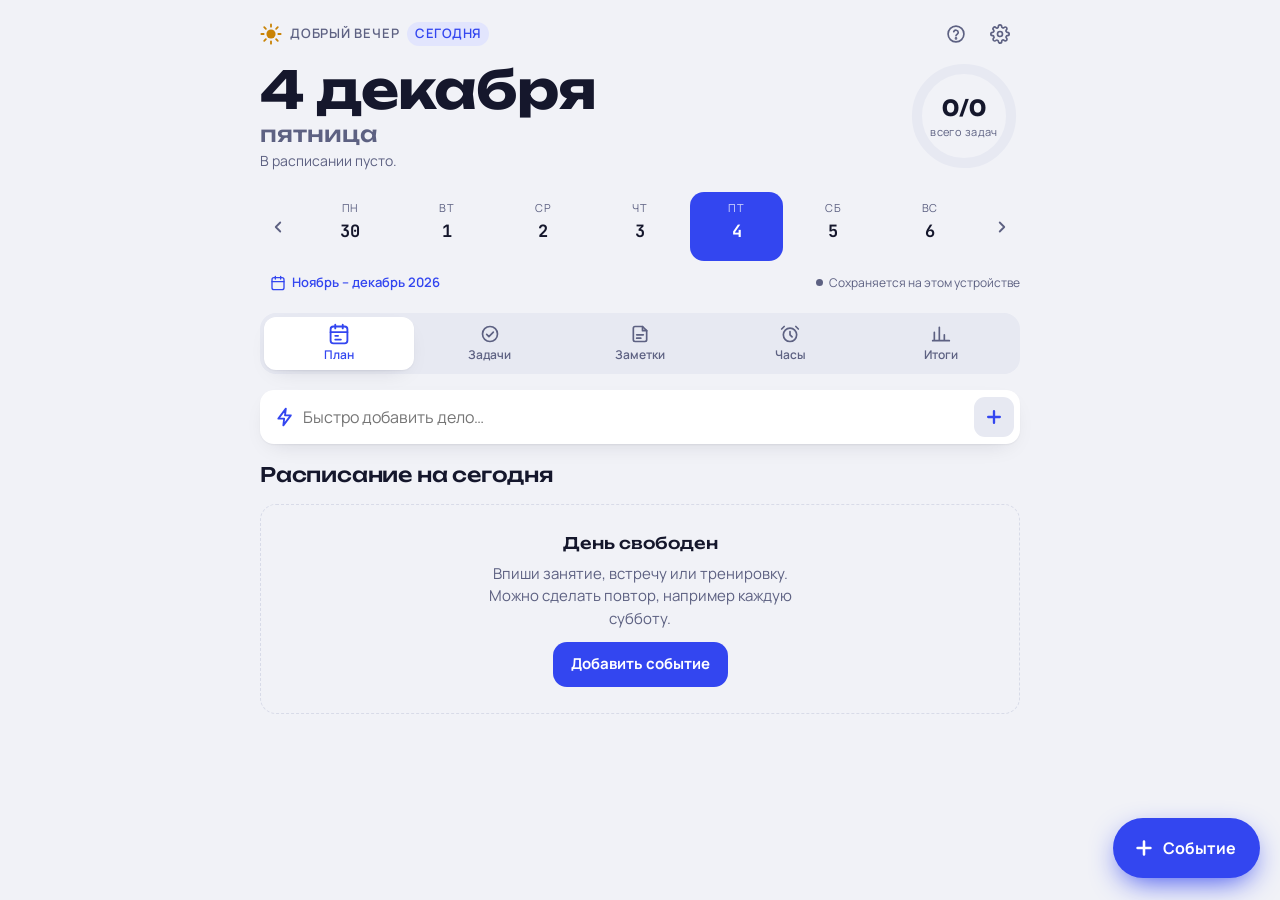
<file: index.html>
<!doctype html>
<html lang="ru">
<head>
<meta charset="utf-8">
<meta name="viewport" content="width=device-width,initial-scale=1,viewport-fit=cover">
<title>Планер Ритм</title>
<meta name="description" content="Планер: расписание, задачи, заметки, будильник и фокус-таймер">
<link rel="manifest" href="manifest.webmanifest?v=1.4.0">
<meta name="theme-color" content="#F1F2F7" media="(prefers-color-scheme: light)">
<meta name="theme-color" content="#0D0F1E" media="(prefers-color-scheme: dark)">
<link rel="icon" type="image/png" sizes="32x32" href="favicon-32.png">
<link rel="apple-touch-icon" href="apple-touch-icon.png">
<meta name="mobile-web-app-capable" content="yes">
<meta name="apple-mobile-web-app-capable" content="yes">
<meta name="apple-mobile-web-app-title" content="Ритм">
<meta name="apple-mobile-web-app-status-bar-style" content="default">
<style>:root{color-scheme:light;padding-top:env(safe-area-inset-top,0px);padding-bottom:env(safe-area-inset-bottom,0px)}body{margin:0;font:14px/1.5 system-ui,-apple-system,"Segoe UI",Roboto,sans-serif}img{max-width:100%}[hidden]{display:none!important}</style>
</head>
<body>
<link rel="preconnect" href="https://fonts.googleapis.com">
<link rel="preconnect" href="https://fonts.gstatic.com" crossorigin>
<link rel="stylesheet" href="https://fonts.googleapis.com/css2?family=Unbounded:wght@500;700&family=Manrope:wght@400;500;600;700&family=JetBrains+Mono:wght@500;700&display=swap">
<style>
/* Layout: day planner — hero date + week strip, then four tabs (plan timeline, tasks, focus timer, stats) in one centered column */
:root{
  --bg:#F1F2F7; --surface:#FFFFFF; --surface-2:#E7E9F2; --ink:#15172C; --muted:#5D6182; --line:#D8DBE8;
  --accent:#3346F0; --accent-ink:#FFFFFF; --accent-soft:#E0E4FE;
  --hot:#D93A40; --hot-soft:#FCE3E4; --warm:#C98306; --warm-soft:#FBEFD6; --calm:#1E9970; --calm-soft:#DAF3EA;
  --sw1:#3346F0; --sw2:#EA6430; --sw3:#16A085; --sw4:#A848D0;
  --shadow:0 1px 2px rgb(21 23 44 / .06),0 8px 24px -12px rgb(21 23 44 / .18);
  --scrim:rgb(10 12 30 / .45);
  --f-display:"Unbounded","Manrope",system-ui,sans-serif;
  --f-body:"Manrope",system-ui,-apple-system,"Segoe UI",Roboto,sans-serif;
  --f-mono:"JetBrains Mono",ui-monospace,"SFMono-Regular",Menlo,monospace;
  --r:16px;
}
@media (prefers-color-scheme:dark){:root:not([data-theme="light"]){
  --bg:#0D0F1E; --surface:#161931; --surface-2:#1F2340; --ink:#ECEEFB; --muted:#9A9EC2; --line:#2A2F50;
  --accent:#8592FF; --accent-ink:#0D0F1E; --accent-soft:#252B5C;
  --hot:#FF6D72; --hot-soft:#3A1D2A; --warm:#F2B640; --warm-soft:#3A2F1A; --calm:#45D19F; --calm-soft:#16362E;
  --sw1:#8592FF; --sw2:#FF8A57; --sw3:#3DD3B0; --sw4:#D17DF2;
  --shadow:0 1px 2px rgb(0 0 0 / .3),0 10px 28px -12px rgb(0 0 0 / .6);
  --scrim:rgb(0 0 0 / .6);
  color-scheme:dark}}
:root[data-theme="dark"]{
  --bg:#0D0F1E; --surface:#161931; --surface-2:#1F2340; --ink:#ECEEFB; --muted:#9A9EC2; --line:#2A2F50;
  --accent:#8592FF; --accent-ink:#0D0F1E; --accent-soft:#252B5C;
  --hot:#FF6D72; --hot-soft:#3A1D2A; --warm:#F2B640; --warm-soft:#3A2F1A; --calm:#45D19F; --calm-soft:#16362E;
  --sw1:#8592FF; --sw2:#FF8A57; --sw3:#3DD3B0; --sw4:#D17DF2;
  --shadow:0 1px 2px rgb(0 0 0 / .3),0 10px 28px -12px rgb(0 0 0 / .6);
  --scrim:rgb(0 0 0 / .6);
  color-scheme:dark}

*{box-sizing:border-box}
body{background:var(--bg);color:var(--ink);font-family:var(--f-body);font-size:15px;line-height:1.5;
  padding-left:max(16px,env(safe-area-inset-left,0px));padding-right:max(16px,env(safe-area-inset-right,0px));
  padding-block:0 120px;-webkit-font-smoothing:antialiased}
body::before{content:"";position:fixed;inset:0 0 auto;height:env(safe-area-inset-top,0px);z-index:10;background:var(--bg)}
button,input,textarea,select{font:inherit;color:inherit}
button{cursor:pointer;background:none;border:0;padding:0}
button:disabled{cursor:not-allowed;opacity:.4}
:focus-visible{outline:2px solid var(--accent);outline-offset:2px;border-radius:8px}
.wrap{max-width:760px;margin:0 auto}
.ico{width:16px;height:16px;flex:none;display:inline-block;vertical-align:-3px}

/* ---------- hero ---------- */
.hero{display:flex;flex-direction:column;gap:6px;padding-block:14px 4px}
.hero-top{display:flex;align-items:center;justify-content:space-between;gap:10px;min-height:40px}
.hero-actions{display:flex;gap:4px;flex:none}
.hero-actions .icon-btn{width:40px;height:40px}
.hero-main{display:flex;align-items:center;justify-content:space-between;gap:14px}
.hero-text{min-width:0}
.greet{font-size:13px;font-weight:600;letter-spacing:.06em;text-transform:uppercase;color:var(--muted);display:flex;gap:8px;align-items:center;min-width:0;white-space:nowrap;overflow:hidden}
.greet #greet{overflow:hidden;text-overflow:ellipsis}
.rel{background:var(--accent-soft);color:var(--accent);padding:2px 8px;border-radius:999px;letter-spacing:.04em}
.icon-btn{width:34px;height:34px;border-radius:50%;display:grid;place-items:center;color:var(--muted);transition:background .2s,color .2s,transform .3s}
.icon-btn:hover{background:var(--surface-2);color:var(--ink)}
#settingsBtn:hover{transform:rotate(60deg)}
.date{font-family:var(--f-display);font-weight:700;font-size:clamp(26px,7.2vw,52px);line-height:1.05;letter-spacing:-.02em;margin:2px 0 4px;white-space:nowrap}
.date .wd{display:block;font-weight:500;font-size:max(14px,.42em);letter-spacing:0;color:var(--muted);margin-top:6px}
.summary{color:var(--muted);margin:4px 0 0;font-size:14px}
.summary b{color:var(--ink)}
.ring{flex:none;position:relative;width:112px;height:112px}
.ring svg{width:100%;height:100%;transform:rotate(-90deg)}
.ring .track{stroke:var(--surface-2)}
.ring .bar{stroke:var(--accent);stroke-linecap:round;transition:stroke-dashoffset 1s cubic-bezier(.2,.8,.2,1)}
.ring-label{position:absolute;inset:0;display:grid;place-content:center;text-align:center}
.ring-label b{font-family:var(--f-display);font-size:22px;font-variant-numeric:tabular-nums}
.ring-label span{font-size:11px;color:var(--muted);letter-spacing:.04em}

/* ---------- week strip ---------- */
.week{display:flex;align-items:center;gap:8px;margin-block:16px 6px}
.week-nav{width:36px;height:36px;border-radius:50%;display:grid;place-items:center;color:var(--muted);flex:none;transition:background .2s,color .2s}
.week-nav:hover{background:var(--surface-2);color:var(--ink)}
.days{flex:1;min-width:0;display:grid;grid-template-columns:repeat(7,1fr);gap:4px}
.day{display:flex;flex-direction:column;align-items:center;gap:2px;padding:8px 0 10px;border-radius:14px;transition:background .25s,color .25s,transform .15s}
.day:hover{background:var(--surface-2)}
.day:active{transform:scale(.94)}
.day small{font-size:11px;text-transform:uppercase;letter-spacing:.06em;color:var(--muted);transition:color .25s}
.day b{font-family:var(--f-mono);font-size:17px;font-variant-numeric:tabular-nums}
.day.today b{color:var(--accent)}
.day .dot{width:5px;height:5px;border-radius:50%;background:transparent}
.day.has .dot{background:var(--muted)}
.day.sel{background:var(--accent);color:var(--accent-ink)}
.day.sel small,.day.sel b{color:var(--accent-ink)}
.day.sel small{opacity:.8}
.day.sel.has .dot{background:var(--accent-ink)}
.week-tools{display:flex;justify-content:space-between;align-items:center;gap:8px 12px;flex-wrap:wrap;margin-bottom:6px}
.month{font-size:13px;color:var(--muted);font-weight:600;display:flex;align-items:center;gap:6px}
.jump{position:relative;display:inline-flex}
.jump input{position:absolute;inset:0;opacity:0;width:100%;cursor:pointer}
.today-btn{font-size:13px;font-weight:600;color:var(--accent);padding:6px 10px;border-radius:999px}
.today-btn:hover{background:var(--accent-soft)}
.sync{font-size:12px;color:var(--muted);display:flex;align-items:center;gap:6px}
.sync i{width:7px;height:7px;border-radius:50%;background:var(--muted)}
.sync[data-s="cloud"] i{background:var(--calm)}
.sync[data-s="saving"] i{background:var(--warm);animation:blink 1s infinite}
.sync[data-s="error"] i{background:var(--hot)}

/* ---------- tabs ---------- */
.tabs{position:sticky;top:env(safe-area-inset-top,0px);z-index:5;background:var(--bg);padding-block:8px;margin-bottom:8px}
.seg{display:grid;grid-template-columns:repeat(5,1fr);background:var(--surface-2);border-radius:16px;padding:4px;position:relative}
.seg-thumb{position:absolute;top:4px;bottom:4px;left:4px;width:calc(20% - 1.6px);border-radius:12px;background:var(--surface);box-shadow:var(--shadow);transform:translateX(calc(var(--ti,0) * 100%));transition:transform .35s cubic-bezier(.3,1.4,.5,1)}
.seg button{position:relative;z-index:1;padding:7px 2px 6px;font-weight:600;font-size:12px;color:var(--muted);transition:color .25s;white-space:nowrap;display:flex;flex-direction:column;align-items:center;gap:2px;min-width:0}
.seg button svg{width:20px;height:20px;transition:transform .3s cubic-bezier(.3,1.6,.5,1)}
.seg button[aria-selected="true"]{color:var(--accent)}
.seg button[aria-selected="true"] svg{transform:scale(1.12)}
.seg .lab{display:block;max-width:100%;overflow:hidden;text-overflow:ellipsis}
.seg .n{position:absolute;top:3px;left:calc(50% + 5px);font-family:var(--f-mono);font-size:10px;font-weight:700;background:var(--accent);color:var(--accent-ink);border-radius:999px;padding:0 5px;line-height:16px;min-width:16px;text-align:center;box-shadow:0 0 0 2px var(--surface-2)}
.seg .n:empty,.seg .n[data-z]{display:none}

/* ---------- quick add ---------- */
.quick-add{display:flex;flex-direction:column;gap:6px;margin-bottom:16px}
.qa-row{display:flex;gap:8px;align-items:center;background:var(--surface);border-radius:14px;padding:5px 5px 5px 14px;box-shadow:var(--shadow);border:1.5px solid transparent;transition:border-color .2s}
.qa-row:focus-within{border-color:var(--accent)}
.qa-row svg{flex:none;color:var(--accent)}
.qa-row input{flex:1;min-width:0;border:0;background:none;padding:9px 0;font-size:16px;outline:none}
.qa-row button{flex:none;width:40px;height:40px;border-radius:11px;background:var(--accent);color:var(--accent-ink);display:grid;place-items:center;transition:transform .15s,opacity .2s}
.qa-row button:disabled{opacity:1;background:var(--surface-2);color:var(--muted)}
.qa-row button:active{transform:scale(.9)}
.qa-prev{font-size:13px;color:var(--muted);display:flex;gap:6px;flex-wrap:wrap;align-items:center;min-height:0}
.qa-prev:empty{display:none}
.qa-prev .tag{animation:fadeIn .25s both}
.qa-hint{font-size:12px;color:var(--muted)}

/* ---------- attachments ---------- */
.atts{display:flex;gap:6px;flex-wrap:wrap}
.att-th{width:64px;height:64px;border-radius:12px;overflow:hidden;position:relative;background:var(--surface-2);flex:none;transition:transform .2s}
.att-th:hover{transform:scale(1.04)}
.att-th img,.att-th video{width:100%;height:100%;object-fit:cover;display:block;pointer-events:none}
.att-th .play-i{position:absolute;inset:0;display:grid;place-items:center;color:#fff;background:rgb(0 0 0 / .25)}
.att-th b{position:absolute;inset:0;display:grid;place-items:center;background:rgb(0 0 0 / .55);color:#fff;font-size:16px}
.att-file{display:inline-flex;align-items:center;gap:6px;max-width:100%;padding:6px 10px;border-radius:10px;background:var(--surface-2);font-size:13px;font-weight:600}
.att-file span{overflow:hidden;text-overflow:ellipsis;white-space:nowrap;min-width:0}
.task.done .att-file{background:var(--surface)}
.ev-atts{padding:4px 0 6px 84px}
.att-edit{display:flex;gap:8px;flex-wrap:wrap}
.att-edit .cell{position:relative;width:76px;height:76px;border-radius:12px;background:var(--surface-2);overflow:hidden;display:grid;place-items:center;text-align:center;font-size:11px;color:var(--muted);padding:4px;animation:pop .35s cubic-bezier(.3,1.5,.5,1) both}
.att-edit .cell img,.att-edit .cell video{position:absolute;inset:0;width:100%;height:100%;object-fit:cover}
.att-edit .cell span{overflow-wrap:anywhere;line-height:1.2;max-height:100%;overflow:hidden}
.att-edit .cell .rm{position:absolute;top:4px;right:4px;width:24px;height:24px;border-radius:50%;background:rgb(0 0 0 / .6);color:#fff;display:grid;place-items:center;z-index:1}
.att-edit .cell.up::after{content:"";position:absolute;inset:0;background:var(--surface-2);opacity:.6}
.att-edit .cell.up i{position:absolute;width:26px;height:26px;border-radius:50%;border:3px solid var(--line);border-top-color:var(--accent);animation:spin .8s linear infinite;z-index:1}
.att-add{position:relative;width:76px;height:76px;border-radius:12px;border:1.5px dashed var(--line);display:grid;place-items:center;color:var(--accent);font-size:11px;font-weight:700;text-align:center;cursor:pointer;transition:border-color .2s,background .2s}
.att-add:hover{border-color:var(--accent);background:var(--accent-soft)}
.att-add input{position:absolute;inset:0;opacity:0;cursor:pointer;width:100%}

/* ---------- lightbox ---------- */
.lb{position:fixed;inset:0;z-index:60;background:rgb(6 7 16 / .92);display:flex;flex-direction:column;opacity:0;transition:opacity .25s;
  padding:env(safe-area-inset-top,0px) env(safe-area-inset-right,0px) env(safe-area-inset-bottom,0px) env(safe-area-inset-left,0px)}
.lb.on{opacity:1}
.lb-top{display:flex;justify-content:space-between;align-items:center;gap:12px;padding:12px 16px;color:#fff}
.lb-top span{font-size:14px;font-weight:600;min-width:0;overflow:hidden;text-overflow:ellipsis;white-space:nowrap}
.lb-top a,.lb-top button{color:#fff;font-weight:700;font-size:14px;padding:8px 12px;border-radius:10px;background:rgb(255 255 255 / .12);text-decoration:none;flex:none}
.lb-stage{flex:1;min-height:0;display:grid;place-items:center;padding:8px 16px 20px;position:relative}
.lb-stage img,.lb-stage video{max-width:100%;max-height:100%;border-radius:12px;animation:zoomIn .35s cubic-bezier(.2,.9,.25,1) both}
.lb-file{color:#fff;text-align:center;display:flex;flex-direction:column;gap:12px;align-items:center;animation:zoomIn .35s both}
.lb-file a{color:#fff;background:var(--accent);padding:12px 20px;border-radius:12px;font-weight:700;text-decoration:none}
.lb-nav{position:absolute;top:50%;transform:translateY(-50%);width:44px;height:44px;border-radius:50%;background:rgb(255 255 255 / .14);color:#fff;display:grid;place-items:center}
.lb-prev{left:max(12px,env(safe-area-inset-left,0px))}.lb-next{right:max(12px,env(safe-area-inset-right,0px))}

/* ---------- notes ---------- */
.notes{columns:2 220px;column-gap:10px}
.note{break-inside:avoid;margin-bottom:10px;width:100%;text-align:left;display:flex;flex-direction:column;gap:6px;padding:14px;border-radius:var(--r);
  background:color-mix(in srgb,var(--c) 13%,var(--surface));box-shadow:var(--shadow);border:1px solid color-mix(in srgb,var(--c) 30%,transparent);transition:transform .2s}
.note:hover{transform:translateY(-2px) rotate(-.3deg)}
.note h4{margin:0;font-size:16px;font-weight:700;overflow-wrap:anywhere;display:flex;gap:6px;align-items:flex-start}
.note h4 svg{color:var(--c);flex:none;margin-top:3px}
.note p{margin:0;font-size:14px;white-space:pre-wrap;overflow-wrap:anywhere;color:var(--ink);display:-webkit-box;-webkit-line-clamp:8;-webkit-box-orient:vertical;overflow:hidden}
.note small{font-size:12px;color:var(--muted)}
.note-wrap{break-inside:avoid;margin-bottom:10px}
.note-wrap .note{margin-bottom:0}
.note-wrap .atts{padding:6px 2px 0}

/* ---------- accent picker ---------- */
.accents{display:grid;grid-template-columns:repeat(auto-fill,minmax(40px,1fr));gap:10px;width:100%}
.accents label{aspect-ratio:1;border-radius:50%;background:var(--c);cursor:pointer;position:relative;transition:transform .2s cubic-bezier(.3,1.6,.5,1),box-shadow .2s;max-width:48px}
.accents label:hover{transform:scale(1.1)}
.accents .radio:checked+label{box-shadow:0 0 0 3px var(--surface),0 0 0 5px var(--c);transform:scale(1.05)}
.accents .radio:checked+label::after{content:"";position:absolute;left:50%;top:45%;width:22%;height:40%;border:solid var(--ck,#fff);border-width:0 3px 3px 0;transform:translate(-50%,-50%) rotate(45deg)}
.custom-col{display:flex;align-items:center;gap:10px;margin-top:10px;font-size:14px;font-weight:600}
.custom-col input{width:44px;height:44px;border:0;padding:0;background:none;cursor:pointer;border-radius:50%}
.set-row.set-col{flex-direction:column;align-items:stretch}
.meter{height:8px;border-radius:4px;background:var(--surface-2);overflow:hidden;margin-top:6px}
.meter b{display:block;height:100%;background:var(--accent);border-radius:4px;transition:width .6s}
@keyframes pop{from{transform:scale(.6);opacity:0}to{transform:none;opacity:1}}
@keyframes spin{to{transform:rotate(360deg)}}
@keyframes zoomIn{from{transform:scale(.9);opacity:0}to{transform:none;opacity:1}}
.panel[hidden]{display:none!important}
.col-head{display:flex;justify-content:space-between;align-items:center;gap:8px 12px;margin-block:8px 14px;flex-wrap:wrap}
.col-head h2{font-family:var(--f-display);font-weight:500;font-size:20px;margin:0;letter-spacing:-.01em}
.sub-head{font-size:12px;font-weight:700;letter-spacing:.08em;text-transform:uppercase;color:var(--muted);margin:22px 0 10px;display:flex;align-items:center;gap:8px}
.sub-head:first-child{margin-top:4px}
.filters{display:flex;gap:6px;flex-wrap:wrap}
.chip-btn{font-size:13px;font-weight:600;padding:5px 11px;border-radius:999px;color:var(--muted);border:1px solid var(--line);transition:all .2s;white-space:nowrap}
.chip-btn:hover{color:var(--ink);border-color:var(--muted)}
.chip-btn[aria-pressed="true"]{background:var(--ink);color:var(--bg);border-color:var(--ink)}
.link-btn{font-size:13px;font-weight:600;color:var(--accent);padding:6px 10px;border-radius:999px;display:inline-flex;gap:6px;align-items:center}
.link-btn:hover{background:var(--accent-soft)}

/* ---------- timeline ---------- */
.tl{list-style:none;margin:0;padding:0;position:relative}
.tl::before{content:"";position:absolute;left:67px;top:10px;bottom:10px;width:2px;background:var(--line);border-radius:2px}
.tl:has(.empty)::before{display:none}
.ev{position:relative}
.ev-body{display:grid;grid-template-columns:52px 32px 1fr;align-items:start;width:100%;text-align:left;padding-block:6px;border-radius:var(--r)}
.ev-time{display:flex;flex-direction:column;align-items:flex-end;font-family:var(--f-mono);font-variant-numeric:tabular-nums;padding-top:14px}
.ev-time b{font-size:15px}
.ev-time small{font-size:12px;color:var(--muted)}
.ev-node{justify-self:center;margin-top:19px;width:14px;height:14px;border-radius:50%;background:var(--surface);border:3px solid var(--c);position:relative;z-index:1;transition:transform .2s}
.ev-main{background:var(--surface);border-radius:var(--r);padding:12px 14px;box-shadow:var(--shadow);min-width:0;display:flex;flex-direction:column;gap:5px;transition:transform .2s;border:1px solid transparent}
.ev-body:hover .ev-main{transform:translateY(-2px)}
.ev-body:hover .ev-node{transform:scale(1.25)}
.ev-title{font-weight:700;font-size:16px;overflow-wrap:anywhere}
.ev-meta{display:flex;gap:6px 10px;align-items:center;flex-wrap:wrap;font-size:13px;color:var(--muted)}
.ev-meta span{display:inline-flex;align-items:center;gap:4px}
.ev-note{font-size:14px;color:var(--muted);overflow-wrap:anywhere;white-space:pre-wrap}
.ev.past .ev-main{opacity:.55;box-shadow:none;background:var(--surface-2)}
.ev.past .ev-node{background:var(--c)}
.ev.live .ev-main{border-color:var(--c)}
.ev.live .ev-node{background:var(--c);animation:pulse 1.8s infinite}
.live-chip{font-size:11px;font-weight:700;letter-spacing:.06em;text-transform:uppercase;color:var(--c)}
.live-chip::before{content:"";width:6px;height:6px;border-radius:50%;background:currentColor;animation:blink 1.2s infinite}
.now{display:grid;grid-template-columns:52px 32px 1fr;align-items:center;padding-block:4px}
.now span{font-family:var(--f-mono);font-size:12px;font-weight:700;color:var(--hot);text-align:right}
.now i{justify-self:center;width:10px;height:10px;border-radius:50%;background:var(--hot);position:relative;z-index:1;box-shadow:0 0 0 4px var(--hot-soft)}
.now em{height:2px;background:var(--hot);border-radius:2px;transform-origin:left;animation:grow .8s .3s cubic-bezier(.2,.8,.2,1) both}

/* ---------- tasks ---------- */
.search{position:relative;margin-bottom:10px}
.search svg{position:absolute;left:12px;top:50%;transform:translateY(-50%);color:var(--muted)}
.search input{padding-left:38px}
.tasks{list-style:none;margin:0;padding:0;display:flex;flex-direction:column;gap:10px}
.task{display:flex;gap:12px;align-items:flex-start;background:var(--surface);border-radius:var(--r);padding:14px;box-shadow:var(--shadow);position:relative;transition:background .3s,box-shadow .3s}
.task.overdue{box-shadow:var(--shadow),inset 0 0 0 1px var(--hot)}
.check{flex:none;width:28px;height:28px;border-radius:50%;margin-top:-1px}
.check svg{width:28px;height:28px;display:block}
.check .c-ring{stroke:var(--muted);transition:stroke .25s}
.check .c-fill{fill:var(--calm);transform-origin:center;transform:scale(0);transition:transform .35s cubic-bezier(.3,1.6,.5,1)}
.check .c-tick{stroke:var(--bg);stroke-dasharray:20;stroke-dashoffset:20;transition:stroke-dashoffset .3s .12s ease-out}
.check:hover .c-ring{stroke:var(--calm)}
.task.done .c-ring{stroke:var(--calm)}
.task.done .c-fill{transform:scale(1)}
.task.done .c-tick{stroke-dashoffset:0}
.task-main{flex:1;min-width:0;display:flex;flex-direction:column;gap:8px}
.task-body{text-align:left;display:flex;flex-direction:column;gap:6px;min-width:0}
.task-title{font-weight:700;font-size:16px;overflow-wrap:anywhere;width:fit-content;max-width:100%;
  background:linear-gradient(currentColor,currentColor) no-repeat 0 55%/0 2px;transition:background-size .35s ease,color .3s}
.task.done .task-title{background-size:100% 2px;color:var(--muted)}
.task.done{background:var(--surface-2);box-shadow:none}
.task-note{font-size:14px;color:var(--muted);overflow-wrap:anywhere;white-space:pre-wrap}
.tags{display:flex;gap:6px;flex-wrap:wrap}
.tag{font-size:12px;font-weight:700;padding:2px 9px;border-radius:999px;background:var(--surface-2);color:var(--muted);display:inline-flex;align-items:center;gap:4px}
.task.done .tag{background:var(--surface)}
.tag.p1{background:var(--hot-soft);color:var(--hot)}
.tag.p2{background:var(--warm-soft);color:var(--warm)}
.tag.p3{background:var(--calm-soft);color:var(--calm)}
.tag.late{background:var(--hot);color:#fff}
.tag.soon{background:var(--accent-soft);color:var(--accent)}
.tag .ico{width:12px;height:12px;vertical-align:0}
.subs{list-style:none;margin:0;padding:0;display:flex;flex-direction:column;gap:2px}
.sub{display:flex;gap:8px;align-items:center;font-size:14px;padding:3px 0;text-align:left;width:100%}
.sub i{width:18px;height:18px;border-radius:6px;border:2px solid var(--muted);flex:none;display:grid;place-items:center;transition:all .2s}
.sub i svg{width:12px;height:12px;stroke:var(--bg);opacity:0;transform:scale(.4);transition:all .2s}
.sub.d i{background:var(--calm);border-color:var(--calm)}
.sub.d i svg{opacity:1;transform:none}
.sub.d span{color:var(--muted);text-decoration:line-through}
.sub span{min-width:0;overflow-wrap:anywhere}
.mini-bar{height:4px;border-radius:2px;background:var(--surface-2);overflow:hidden}
.task.done .mini-bar{background:var(--surface)}
.mini-bar b{display:block;height:100%;background:var(--calm);border-radius:2px;transition:width .4s cubic-bezier(.2,.8,.2,1)}
.clear-done{font-size:13px;font-weight:600;color:var(--muted);margin-top:14px;padding:6px 10px;border-radius:999px}
.clear-done:hover{color:var(--hot);background:var(--hot-soft)}
.clear-done.armed{color:#fff;background:var(--hot)}

/* ---------- empty ---------- */
.empty{border:1.5px dashed var(--line);border-radius:var(--r);padding:26px 20px;text-align:center;color:var(--muted);display:flex;flex-direction:column;gap:8px;align-items:center}
.empty strong{font-family:var(--f-display);font-weight:500;color:var(--ink);font-size:16px}
.empty p{margin:0;max-width:36ch}
.act-btn{margin-top:4px;display:inline-flex;align-items:center;gap:8px;font-weight:700;font-size:15px;padding:11px 18px;border-radius:14px;background:var(--accent);color:var(--accent-ink);transition:transform .15s}
.act-btn:active{transform:scale(.96)}
.act-btn.soft{background:var(--accent-soft);color:var(--accent)}
.qa-ex{display:flex;gap:6px;flex-wrap:wrap;align-items:center;font-size:13px;color:var(--muted);animation:fadeIn .25s both}
.qa-ex button{font-size:13px;font-weight:600;padding:5px 10px;border-radius:999px;background:var(--surface);color:var(--ink);border:1px solid var(--line)}
.grp{border-bottom:1px solid var(--line)}
.grp>summary{list-style:none;display:flex;align-items:center;justify-content:space-between;gap:12px;padding:14px 2px;cursor:pointer}
.grp>summary::-webkit-details-marker{display:none}
.grp>summary span{display:flex;flex-direction:column;min-width:0}
.grp>summary b{font-size:16px}
.grp>summary small{font-size:13px;color:var(--muted)}
.grp>summary .chev{flex:none;color:var(--muted);transition:transform .25s}
.grp[open]>summary .chev{transform:rotate(180deg)}
.grp-body{padding-bottom:8px}
.grp-body .set-row:last-child{border-bottom:0}
.help-list{margin:0;padding:0;list-style:none;display:flex;flex-direction:column;gap:14px}
.help-list li{display:grid;grid-template-columns:40px 1fr;gap:12px;align-items:start}
.help-list i{width:40px;height:40px;border-radius:12px;background:var(--accent-soft);color:var(--accent);display:grid;place-items:center;font-style:normal;font-weight:800;font-family:var(--f-display)}
.help-list b{display:block;font-size:15px}
.help-list span{font-size:14px;color:var(--muted)}

/* ---------- focus ---------- */
.focus{display:flex;flex-direction:column;align-items:center;gap:18px;padding-block:6px 10px}
.modes{display:flex;gap:6px;flex-wrap:wrap;justify-content:center}
.timer{position:relative;width:min(280px,78vw);aspect-ratio:1;max-width:100%}
.timer svg{width:100%;height:100%;transform:rotate(-90deg)}
.timer .track{stroke:var(--surface-2)}
.timer .bar{stroke:var(--accent);stroke-linecap:round;transition:stroke-dashoffset .3s linear,stroke .4s}
.focus[data-mode="short"] .timer .bar,.focus[data-mode="long"] .timer .bar{stroke:var(--calm)}
.timer-label{position:absolute;inset:0;display:grid;place-content:center;text-align:center;gap:4px}
.timer-label b{font-family:var(--f-mono);font-weight:700;font-size:clamp(44px,13vw,60px);font-variant-numeric:tabular-nums;letter-spacing:-.02em;line-height:1}
.timer-label span{font-size:13px;color:var(--muted);font-weight:600;letter-spacing:.06em;text-transform:uppercase}
.focus.running .timer{animation:breathe 4s ease-in-out infinite}
.dur{display:flex;align-items:center;gap:12px;font-size:14px;color:var(--muted)}
.dur b{font-family:var(--f-mono);color:var(--ink);min-width:6ch;text-align:center}
.round-btn{width:36px;height:36px;border-radius:50%;background:var(--surface-2);font-weight:700;font-size:18px;transition:transform .15s}
.round-btn:active{transform:scale(.9)}
.focus-actions{display:flex;gap:10px;align-items:center}
.play{width:72px;height:72px;border-radius:50%;background:var(--accent);color:var(--accent-ink);display:grid;place-items:center;box-shadow:0 10px 30px -8px var(--accent);transition:transform .2s cubic-bezier(.3,1.6,.5,1)}
.play:hover{transform:scale(1.06)}
.play:active{transform:scale(.94)}
.focus-task{width:min(100%,420px)}
.focus-stat{font-size:14px;color:var(--muted);text-align:center}
.focus-stat b{color:var(--ink)}

/* ---------- stats ---------- */
.stat-grid{display:grid;grid-template-columns:repeat(auto-fit,minmax(150px,1fr));gap:10px}
.stat{background:var(--surface);border-radius:var(--r);padding:14px 16px;box-shadow:var(--shadow);display:flex;flex-direction:column;gap:2px}
.stat b{font-family:var(--f-display);font-size:28px;font-weight:700;font-variant-numeric:tabular-nums;line-height:1.2}
.stat span{font-size:13px;color:var(--muted)}
.stat.hot b{color:var(--hot)}
.chart{background:var(--surface);border-radius:var(--r);padding:16px 16px 12px;box-shadow:var(--shadow)}
.bars{display:grid;grid-template-columns:repeat(7,1fr);gap:8px;align-items:end;height:140px;
  background:repeating-linear-gradient(to top,var(--line) 0 1px,transparent 1px 35px)}
.bar-col{display:flex;flex-direction:column;align-items:center;justify-content:flex-end;height:100%;gap:4px;min-width:0}
.bar-col em{font-style:normal;font-family:var(--f-mono);font-size:12px;font-weight:700;color:var(--ink)}
.bar-col i{width:100%;max-width:34px;border-radius:8px 8px 3px 3px;background:var(--accent);transform-origin:bottom;animation:growY .7s calc(var(--i)*60ms) cubic-bezier(.2,.8,.2,1) both;min-height:3px}
.bar-col.zero i{background:var(--surface-2)}
.bar-col.zero em{color:var(--muted)}
.bars.focus-bars .bar-col i{background:var(--calm)}
.bars .bar-col.zero i{background:var(--surface-2)}
.bar-days{display:grid;grid-template-columns:repeat(7,1fr);gap:8px;margin-top:8px;text-align:center;font-size:12px;color:var(--muted);text-transform:uppercase;letter-spacing:.05em}
.bar-days .t{color:var(--accent);font-weight:700}
.upcoming{list-style:none;margin:0;padding:0;display:flex;flex-direction:column;gap:6px}
.upcoming li{display:flex;justify-content:space-between;gap:12px;background:var(--surface);padding:10px 14px;border-radius:12px;font-size:14px}
.upcoming li span:first-child{font-weight:600;min-width:0;overflow-wrap:anywhere}
.upcoming li span:last-child{color:var(--muted);flex:none;font-family:var(--f-mono);font-size:13px}

/* ---------- FAB ---------- */
.fab{position:fixed;z-index:20;right:max(20px,calc(16px + env(safe-area-inset-right,0px)));bottom:calc(22px + env(safe-area-inset-bottom,0px));
  height:60px;padding:0 24px 0 20px;border-radius:30px;background:var(--accent);color:var(--accent-ink);font-weight:700;font-size:16px;
  display:flex;align-items:center;gap:8px;box-shadow:0 10px 30px -8px var(--accent);transition:transform .2s cubic-bezier(.3,1.6,.5,1)}
.fab:hover{transform:translateY(-3px) scale(1.03)}
.fab:active{transform:scale(.95)}
.fab svg{transition:transform .3s}
.fab:hover svg{transform:rotate(90deg)}

/* ---------- sheet ---------- */
.scrim{position:fixed;inset:0;z-index:30;background:var(--scrim);opacity:0;transition:opacity .3s}
.scrim.on{opacity:1}
.sheet{position:fixed;z-index:31;left:0;right:0;bottom:0;max-height:92vh;overflow-y:auto;overscroll-behavior:contain;background:var(--surface);border-radius:24px 24px 0 0;
  padding-top:10px;padding-bottom:calc(20px + env(safe-area-inset-bottom,0px));
  padding-left:max(20px,env(safe-area-inset-left,0px));padding-right:max(20px,env(safe-area-inset-right,0px));
  transform:translateY(105%);transition:transform .42s cubic-bezier(.2,.9,.25,1);box-shadow:0 -10px 40px -10px rgb(0 0 0 / .3)}
.sheet.on{transform:none}
@media (min-width:640px){
  .sheet{left:50%;right:auto;bottom:auto;top:50%;width:min(540px,calc(100vw - 32px));border-radius:24px;padding-bottom:22px;max-height:88vh;
    transform:translate(-50%,-46%) scale(.96);opacity:0;transition:transform .35s cubic-bezier(.2,.9,.25,1),opacity .25s}
  .sheet.on{transform:translate(-50%,-50%);opacity:1}
  .grab{display:none}
}
.grab{width:40px;height:5px;border-radius:3px;background:var(--line);margin:0 auto 12px}
.sheet h3{font-family:var(--f-display);font-weight:500;font-size:20px;margin:4px 0 16px}
.form{display:flex;flex-direction:column;gap:16px}
.field{display:flex;flex-direction:column;gap:6px;min-width:0}
.field>label,.lbl{font-size:12px;font-weight:700;letter-spacing:.06em;text-transform:uppercase;color:var(--muted)}
.inp{width:100%;background:var(--surface-2);border:1.5px solid transparent;border-radius:12px;padding:12px 14px;font-size:16px;transition:border-color .2s,background .2s;min-width:0}
.inp:focus{outline:none;border-color:var(--accent);background:var(--surface)}
textarea.inp{resize:vertical;min-height:64px}
input[type=time].inp,input[type=date].inp{font-family:var(--f-mono)}
select.inp{appearance:none;background-image:linear-gradient(45deg,transparent 50%,var(--muted) 50%),linear-gradient(135deg,var(--muted) 50%,transparent 50%);background-position:calc(100% - 20px) 55%,calc(100% - 15px) 55%;background-size:5px 5px;background-repeat:no-repeat;padding-right:36px}
.row{display:grid;grid-template-columns:repeat(auto-fit,minmax(120px,1fr));gap:10px}
.pill-seg{display:grid;grid-auto-flow:column;grid-auto-columns:1fr;gap:6px;background:var(--surface-2);padding:4px;border-radius:14px}
.radio{position:absolute;opacity:0;pointer-events:none;width:1px;height:1px}
.pill-seg label{text-align:center;padding:9px 4px;border-radius:10px;font-weight:700;font-size:14px;color:var(--muted);cursor:pointer;transition:all .2s}
.pill-seg .radio:checked+label{background:var(--surface);color:var(--ink);box-shadow:var(--shadow)}
.radio:focus-visible+label{outline:2px solid var(--accent);outline-offset:2px}
.wdays{display:grid;grid-template-columns:repeat(7,1fr);gap:6px}
.wdays label{text-align:center;padding:9px 0;border-radius:10px;font-weight:700;font-size:13px;text-transform:uppercase;border:1.5px solid var(--line);color:var(--muted);cursor:pointer;transition:all .2s}
.wdays .radio:checked+label{background:var(--accent);border-color:var(--accent);color:var(--accent-ink);transform:translateY(-2px)}
.quick{display:flex;gap:6px;flex-wrap:wrap}
.prio{display:flex;gap:8px;flex-wrap:wrap}
.prio label{padding:8px 14px;border-radius:999px;font-weight:700;font-size:14px;cursor:pointer;border:1.5px solid var(--line);color:var(--muted);transition:all .2s}
#f-p1:checked+label{background:var(--hot-soft);color:var(--hot);border-color:var(--hot)}
#f-p2:checked+label{background:var(--warm-soft);color:var(--warm);border-color:var(--warm)}
#f-p3:checked+label{background:var(--calm-soft);color:var(--calm);border-color:var(--calm)}
.swatches{display:flex;gap:10px}
.swatches label{width:34px;height:34px;border-radius:50%;background:var(--c);cursor:pointer;transition:transform .2s,box-shadow .2s}
.swatches .radio:checked+label{transform:scale(1.08);box-shadow:0 0 0 3px var(--surface),0 0 0 5px var(--c)}
.sub-edit{list-style:none;margin:0;padding:0;display:flex;flex-direction:column;gap:6px}
.sub-edit li{display:flex;gap:8px;align-items:center;background:var(--surface-2);border-radius:10px;padding:6px 6px 6px 12px;font-size:15px}
.sub-edit li span{flex:1;min-width:0;overflow-wrap:anywhere}
.sub-edit li button{width:30px;height:30px;border-radius:8px;color:var(--muted);display:grid;place-items:center}
.sub-edit li button:hover{color:var(--hot);background:var(--hot-soft)}
.sub-add{display:flex;gap:8px}
.sub-add .inp{flex:1}
.sub-add button{flex:none;padding:0 16px;border-radius:12px;background:var(--accent-soft);color:var(--accent);font-weight:700}
.hint{font-size:13px;color:var(--muted);margin:0}
.err{color:var(--hot);font-size:14px;font-weight:600;margin:0}
.err:empty{display:none}
.actions{display:flex;gap:10px;align-items:center;flex-wrap:wrap;margin-top:4px}
.btn{padding:13px 22px;border-radius:14px;font-weight:700;font-size:15px;transition:transform .15s,background .2s}
.btn:active{transform:scale(.96)}
.btn.primary{background:var(--accent);color:var(--accent-ink);flex:1}
.btn.plain{background:var(--surface-2)}
.btn.danger{color:var(--hot);padding-inline:12px}
.btn.danger.armed,.btn.danger.solid{background:var(--hot);color:#fff}
.del-row{display:flex;gap:8px;flex-wrap:wrap;align-items:center;border-top:1px solid var(--line);padding-top:12px}
.del-row p{flex-basis:100%;margin:0;font-size:14px;color:var(--muted)}
.shake{animation:shake .4s}
.set-row{display:flex;justify-content:space-between;align-items:center;gap:12px;padding-block:12px;border-bottom:1px solid var(--line);flex-wrap:wrap}
.set-row:last-child{border-bottom:0}
.set-row div{min-width:0}
.set-row b{display:block;font-size:15px}
.set-row small{color:var(--muted);font-size:13px}
.switch{width:50px;height:30px;border-radius:15px;background:var(--line);position:relative;transition:background .25s;flex:none}
.switch::after{content:"";position:absolute;top:3px;left:3px;width:24px;height:24px;border-radius:50%;background:#fff;box-shadow:0 1px 3px rgb(0 0 0 / .3);transition:transform .3s cubic-bezier(.3,1.5,.5,1)}
.switch[aria-checked="true"]{background:var(--calm)}
.switch[aria-checked="true"]::after{transform:translateX(20px)}
.file-btn{position:relative;overflow:hidden}
.file-btn input{position:absolute;inset:0;opacity:0;cursor:pointer}

/* ---------- toast & alerts ---------- */
.toast{position:fixed;z-index:40;left:50%;bottom:calc(96px + env(safe-area-inset-bottom,0px));transform:translate(-50%,20px);opacity:0;pointer-events:none;
  background:var(--ink);color:var(--bg);padding:11px 12px 11px 18px;border-radius:14px;font-weight:600;font-size:14px;display:flex;gap:12px;align-items:center;
  transition:transform .35s cubic-bezier(.3,1.4,.5,1),opacity .25s;max-width:calc(100vw - 32px)}
.toast.on{transform:translate(-50%,0);opacity:1;pointer-events:auto}
.toast button{color:var(--accent-soft);font-weight:700;padding:4px 8px;border-radius:8px;flex:none}
.toast button:empty{display:none}
.alerts{position:fixed;z-index:45;top:calc(12px + env(safe-area-inset-top,0px));left:50%;transform:translateX(-50%);width:min(440px,calc(100vw - 24px));display:flex;flex-direction:column;gap:8px;pointer-events:none}
.alert{pointer-events:auto;background:var(--surface);border-radius:18px;padding:14px;box-shadow:0 20px 50px -12px rgb(0 0 0 / .45),0 0 0 1px var(--line);display:grid;grid-template-columns:40px 1fr;gap:4px 12px;animation:drop .5s cubic-bezier(.3,1.4,.5,1) both}
.alert.out{animation:lift .3s ease-in both}
.bell{width:40px;height:40px;border-radius:12px;background:var(--accent-soft);color:var(--accent);display:grid;place-items:center;grid-row:span 2}
.bell svg{animation:ring 1s ease-in-out 2}
.alert b{font-size:16px;overflow-wrap:anywhere}
.alert small{color:var(--muted);font-size:13px}
.alert-actions{grid-column:1/-1;display:flex;gap:6px;flex-wrap:wrap;margin-top:8px}
.alert-actions button{flex:1;padding:9px 10px;border-radius:10px;font-weight:700;font-size:14px;background:var(--surface-2);white-space:nowrap}
.alert-actions button.main{background:var(--accent);color:var(--accent-ink)}

/* ---------- motion ---------- */
.enter{animation:rise .55s calc(var(--i,0) * 55ms) cubic-bezier(.2,.8,.2,1) both}
.load-1{animation:rise .7s .05s cubic-bezier(.2,.8,.2,1) both}
.load-2{animation:rise .7s .15s cubic-bezier(.2,.8,.2,1) both}
.load-3{animation:rise .7s .25s cubic-bezier(.2,.8,.2,1) both}
.panel-in{animation:fadeIn .35s cubic-bezier(.2,.8,.2,1) both}
.spark{position:fixed;width:7px;height:7px;border-radius:50%;pointer-events:none;z-index:50}
@keyframes rise{from{opacity:.001;transform:translateY(14px)}to{opacity:1;transform:none}}
@keyframes fadeIn{from{opacity:.001;transform:translateY(8px)}to{opacity:1;transform:none}}
@keyframes grow{from{transform:scaleX(0)}to{transform:scaleX(1)}}
@keyframes growY{from{transform:scaleY(0)}to{transform:scaleY(1)}}
@keyframes blink{50%{opacity:.25}}
@keyframes pulse{0%{box-shadow:0 0 0 0 color-mix(in srgb,var(--c) 50%,transparent)}100%{box-shadow:0 0 0 10px transparent}}
@keyframes shake{20%,60%{transform:translateX(-6px)}40%,80%{transform:translateX(6px)}}
@keyframes breathe{50%{transform:scale(1.02)}}
@keyframes drop{from{opacity:0;transform:translateY(-30px) scale(.95)}to{opacity:1;transform:none}}
@keyframes lift{to{opacity:0;transform:translateY(-20px) scale(.97)}}
@keyframes ring{0%,100%{transform:rotate(0)}15%{transform:rotate(18deg)}30%{transform:rotate(-16deg)}45%{transform:rotate(12deg)}60%{transform:rotate(-8deg)}75%{transform:rotate(4deg)}}
@media (prefers-reduced-motion:reduce){*,*::before,*::after{animation-duration:.01ms!important;animation-delay:0s!important;animation-iteration-count:1!important;transition-duration:.01ms!important}}

/* ---------- decor & looks ---------- */
.decor{position:fixed;inset:0;z-index:0;pointer-events:none;width:100%;height:100%}
.wrap{position:relative;z-index:1}
#decorBg[data-d="dots"]{background-image:radial-gradient(color-mix(in srgb,var(--accent) 26%,transparent) 1.4px,transparent 1.7px);background-size:22px 22px}
#decorBg[data-d="grid"]{background-image:linear-gradient(color-mix(in srgb,var(--accent) 11%,transparent) 1px,transparent 1px),linear-gradient(90deg,color-mix(in srgb,var(--accent) 11%,transparent) 1px,transparent 1px);background-size:32px 32px}
#decorBg[data-d="waves"]{background-image:radial-gradient(circle at 50% 120%,transparent 38%,color-mix(in srgb,var(--accent) 12%,transparent) 39%,transparent 41%);background-size:60px 30px}
#decorBg[data-d="aura"]{overflow:hidden}
#decorBg[data-d="aura"]::before,#decorBg[data-d="aura"]::after{content:"";position:absolute;width:70vmax;height:70vmax;border-radius:50%;filter:blur(60px);opacity:.35;animation:drift 18s ease-in-out infinite alternate}
#decorBg[data-d="aura"]::before{background:var(--accent);top:-30vmax;left:-20vmax}
#decorBg[data-d="aura"]::after{background:var(--sw2);bottom:-35vmax;right:-25vmax;animation-delay:-9s;opacity:.22}
@keyframes drift{to{transform:translate(12vmax,10vmax) scale(1.15)}}
:root[data-cards="outline"] :is(.task,.ev-main,.stat,.chart,.qa-row,.upcoming li,.al-item){box-shadow:none;border:1.5px solid var(--line)}
:root[data-cards="glass"] :is(.task,.ev-main,.stat,.chart,.qa-row,.upcoming li,.al-item,.note){background:color-mix(in srgb,var(--surface) 58%,transparent);-webkit-backdrop-filter:blur(16px) saturate(1.5);backdrop-filter:blur(16px) saturate(1.5);border:1px solid color-mix(in srgb,var(--ink) 9%,transparent)}
:root[data-cards="glass"] .task.done{background:color-mix(in srgb,var(--surface-2) 55%,transparent)}
:root[data-cards="glass"] .tabs,:root[data-cards="glass"] body::before{background:color-mix(in srgb,var(--bg) 70%,transparent);-webkit-backdrop-filter:blur(14px);backdrop-filter:blur(14px)}
:root[data-round="sharp"]{--r:6px}
:root[data-round="sharp"] :is(.chip-btn,.btn,.inp,.tag,.seg,.seg-thumb,.fab,.qa-row,.qa-row button,.att-th,.day,.pill-seg,.pill-seg label,.today-btn,.link-btn,.alert,.toast,.play,.round-btn,.note){border-radius:6px}
:root[data-round="sharp"] .sheet{border-radius:10px 10px 0 0}
:root[data-round="round"]{--r:26px}
:root[data-round="round"] :is(.btn,.inp,.qa-row,.alert,.toast,.pill-seg,.seg){border-radius:24px}
:root[data-round="round"] :is(.pill-seg label,.seg-thumb,.qa-row button){border-radius:20px}
:root[data-size="large"] .wrap{zoom:1.1}
:root[data-size="xl"] .wrap{zoom:1.22}
:root[data-font="pixel"] .date{font-size:clamp(22px,5.4vw,40px);line-height:1.35}
:root[data-font="pixel"] :is(.col-head h2,.sheet h3){font-size:14px;line-height:1.5}
:root[data-font="caveat"] .date,:root[data-font="pacifico"] .date{letter-spacing:0}
:root[data-calm] *,:root[data-calm] *::before,:root[data-calm] *::after{animation-duration:.01ms!important;animation-delay:0s!important;animation-iteration-count:1!important;transition-duration:.01ms!important}
.opt-grid{display:flex;gap:8px;flex-wrap:wrap}
.opt-grid button{padding:8px 14px;border-radius:12px;border:1.5px solid var(--line);font-weight:600;font-size:14px;color:var(--muted);transition:all .2s;display:inline-flex;align-items:center;gap:8px}
.opt-grid button:hover{border-color:var(--muted);color:var(--ink)}
.opt-grid button[aria-pressed="true"]{border-color:var(--accent);color:var(--accent);background:var(--accent-soft)}
.opt-grid .sw{width:22px;height:22px;border-radius:6px;border:1px solid var(--line);flex:none;background-color:var(--bg)}
.sheet .sub-head{margin:20px 0 2px;color:var(--accent)}
.sheet .sub-head:first-of-type{margin-top:0}
.sky{width:22px;height:22px;flex:none;display:inline-grid;place-items:center}
.sky svg{width:22px;height:22px;overflow:visible}
.sky .sun{transform-origin:12px 12px;animation:spin 24s linear infinite}
.sky .tw{animation:blink 2.4s ease-in-out infinite}
.sky .tw:nth-child(3){animation-delay:-1.2s}
.confetti{position:fixed;top:-12px;width:9px;height:14px;border-radius:2px;pointer-events:none;z-index:55}

#decorBg[data-d="stripes"]{background-image:repeating-linear-gradient(-45deg,color-mix(in srgb,var(--accent) 7%,transparent) 0 14px,transparent 14px 28px)}
#decorBg[data-d="paper"]{background-image:url("data:image/svg+xml,%3Csvg xmlns='http://www.w3.org/2000/svg' width='160' height='160'%3E%3Cfilter id='n'%3E%3CfeTurbulence type='fractalNoise' baseFrequency='.85' numOctaves='3' stitchTiles='stitch'/%3E%3CfeColorMatrix values='0 0 0 0 .5 0 0 0 0 .5 0 0 0 0 .5 0 0 0 .09 0'/%3E%3C/filter%3E%3Crect width='160' height='160' filter='url(%23n)'/%3E%3C/svg%3E")}
#decorBg[data-d="sunset"]{background:linear-gradient(180deg,transparent 30%,color-mix(in srgb,var(--sw2) 18%,transparent) 70%,color-mix(in srgb,var(--sw4) 22%,transparent))}
#decorBg[data-d="mesh"]{background:radial-gradient(at 15% 20%,color-mix(in srgb,var(--accent) 22%,transparent),transparent 45%),radial-gradient(at 85% 30%,color-mix(in srgb,var(--sw4) 18%,transparent),transparent 45%),radial-gradient(at 50% 90%,color-mix(in srgb,var(--sw3) 18%,transparent),transparent 50%);background-size:160% 160%;animation:meshMove 20s ease-in-out infinite alternate}
@keyframes meshMove{to{background-position:100% 100%}}
.ripple{position:fixed;width:90px;height:90px;border-radius:50%;border:2px solid var(--accent);pointer-events:none;z-index:90}
:root[data-shimmer] .date{background:linear-gradient(90deg,var(--ink) 0%,var(--accent) 30%,var(--sw2) 50%,var(--sw4) 70%,var(--ink) 100%) 0 0/300% 100%;-webkit-background-clip:text;background-clip:text;-webkit-text-fill-color:transparent;animation:shim 8s linear infinite}
:root[data-shimmer] .date .wd{-webkit-text-fill-color:var(--muted)}
@keyframes shim{to{background-position:300% 0}}
.amb{background:var(--surface);border-radius:var(--r);padding:14px 16px;box-shadow:var(--shadow);margin-bottom:18px;display:flex;flex-direction:column;gap:10px}
.amb-head{display:flex;justify-content:space-between;align-items:center;gap:10px;font-weight:700}
.amb-head small{color:var(--muted);font-weight:600}
.amb .opt-grid button[aria-pressed="true"]::before{content:"";width:8px;height:8px;border-radius:50%;background:currentColor;animation:blink 1.2s infinite}
.vol{display:flex;align-items:center;gap:10px;font-size:13px;color:var(--muted)}
.vol input{flex:1;accent-color:var(--accent);min-width:0}
/* ---------- clock tab ---------- */
.clock-seg{margin-bottom:18px;max-width:420px}
.next-al{text-align:center;padding-block:4px 18px}
.next-al b{display:block;font-family:var(--f-display);font-size:clamp(40px,12vw,64px);font-weight:700;letter-spacing:-.02em;line-height:1.05;font-variant-numeric:tabular-nums}
.next-al span{color:var(--muted);font-size:14px}
.al-list{display:flex;flex-direction:column;gap:10px}
.al-item{display:flex;align-items:center;gap:14px;background:var(--surface);border-radius:var(--r);padding:14px 16px;box-shadow:var(--shadow);transition:opacity .3s}
.al-item.off{opacity:.55}
.al-main{flex:1;min-width:0;text-align:left;display:flex;flex-direction:column;gap:2px}
.al-main b{font-family:var(--f-display);font-size:32px;font-weight:700;line-height:1.1;font-variant-numeric:tabular-nums}
.al-main span{font-size:13px;color:var(--muted);overflow-wrap:anywhere}
.al-tools{display:flex;gap:8px;flex-wrap:wrap;justify-content:space-between;margin-top:14px}
.al-note{margin-top:14px;text-align:center}
.wheels{position:relative;display:flex;justify-content:center;align-items:center;gap:6px;height:168px;background:var(--surface-2);border-radius:20px;overflow:hidden;user-select:none}
.wheel{height:168px;width:96px;overflow-y:scroll;scroll-snap-type:y mandatory;scrollbar-width:none;position:relative;z-index:1;outline:none;
  -webkit-mask-image:linear-gradient(transparent,#000 30%,#000 70%,transparent);mask-image:linear-gradient(transparent,#000 30%,#000 70%,transparent)}
.wheel::-webkit-scrollbar{display:none}
.wheel div{height:56px;display:grid;place-items:center;scroll-snap-align:center;font-family:var(--f-display);font-weight:700;font-size:40px;color:var(--muted);font-variant-numeric:tabular-nums;transition:color .15s,transform .15s;cursor:pointer}
.wheel div.sel{color:var(--ink);transform:scale(1.08)}
.wheel div.pad{pointer-events:none}
.wheel:focus-visible{box-shadow:inset 0 0 0 2px var(--accent);border-radius:14px}
.wheel-colon{font-family:var(--f-display);font-size:40px;position:relative;z-index:1;margin-top:-6px}
.wheel-hl{position:absolute;left:12px;right:12px;top:56px;height:56px;border-radius:14px;background:var(--surface);box-shadow:var(--shadow)}
.sound-row{display:flex;gap:8px;align-items:center}
.sound-row .inp{flex:1}
.sound-row .round-btn{width:48px;height:48px;flex:none;display:grid;place-items:center;background:var(--accent-soft);color:var(--accent)}
.al-until{margin:-4px 0 0;text-align:center;font-weight:600;color:var(--accent);font-size:15px;min-height:22px}
.nap{display:flex;gap:6px;flex-wrap:wrap;align-items:center;justify-content:center;margin-top:14px;font-size:13px;color:var(--muted)}
.al-empty{display:flex;flex-direction:column;align-items:center;gap:10px;text-align:center;padding:22px 16px;border:1.5px dashed var(--line);border-radius:var(--r)}
.al-empty .big-bell{width:64px;height:64px;border-radius:20px;background:var(--accent-soft);color:var(--accent);display:grid;place-items:center}
.al-empty strong{font-family:var(--f-display);font-weight:500;font-size:18px}
.al-empty p{margin:0;color:var(--muted);max-width:32ch}

/* ---------- ringing ---------- */
.ring-ov{position:fixed;inset:0;z-index:80;display:flex;flex-direction:column;align-items:center;justify-content:center;gap:10px;color:#fff;text-align:center;
  background:radial-gradient(circle at 50% 38%,color-mix(in srgb,var(--accent) 70%,#000),#06071a 75%);
  padding:calc(24px + env(safe-area-inset-top,0px)) max(24px,env(safe-area-inset-right,0px)) calc(24px + env(safe-area-inset-bottom,0px)) max(24px,env(safe-area-inset-left,0px));animation:fadeIn .4s both}
.ring-waves{position:absolute;left:50%;top:38%;width:0;height:0}
.ring-waves i{position:absolute;left:-90px;top:-90px;width:180px;height:180px;border-radius:50%;border:2px solid rgb(255 255 255 / .5);animation:wave 2.4s ease-out infinite}
.ring-waves i:nth-child(2){animation-delay:.8s}.ring-waves i:nth-child(3){animation-delay:1.6s}
@keyframes wave{from{transform:scale(.4);opacity:1}to{transform:scale(2.6);opacity:0}}
.ring-bell{animation:ring 1s ease-in-out infinite;position:relative}
.ring-time{font-family:var(--f-display);font-size:clamp(64px,22vw,120px);line-height:1;font-weight:700;position:relative;font-variant-numeric:tabular-nums}
.ringing-label{font-size:20px;font-weight:600;position:relative;opacity:.9;max-width:30ch}
.ring-tap{font-size:14px;background:rgb(255 255 255 / .15);padding:8px 14px;border-radius:999px;position:relative;animation:blink 1.4s infinite}
.ring-actions{display:flex;gap:12px;margin-top:28px;position:relative;flex-wrap:wrap;justify-content:center}
.ring-actions button{min-width:150px;padding:16px 22px;border-radius:18px;font-weight:700;font-size:17px;background:rgb(255 255 255 / .16);color:#fff;transition:transform .15s}
.ring-actions button:active{transform:scale(.95)}
.ring-actions .stop{background:#fff;color:#111}
.night{position:fixed;inset:0;z-index:75;background:#000;color:var(--accent);overflow:hidden}
.night-box{position:absolute;left:50%;top:45%;transform:translate(-50%,-50%);display:flex;flex-direction:column;align-items:center;gap:6px;transition:left 8s ease,top 8s ease;text-align:center}
.night-box b{font-family:var(--f-display);font-size:clamp(72px,24vw,180px);font-weight:700;line-height:1;opacity:.85;font-variant-numeric:tabular-nums}
.night-box span{color:#8a8fa8;font-size:15px}
.night>button{position:absolute;left:50%;transform:translateX(-50%);bottom:calc(24px + env(safe-area-inset-bottom,0px));color:#6a6f88;font-size:14px;padding:10px 16px;border-radius:12px;border:1px solid #23263a}

@media (max-width:420px){.ring{width:84px;height:84px}.ring-label b{font-size:17px}.ring-label span{font-size:10px}}

/* ---------- installed app ---------- */
.install-bar{position:fixed;z-index:42;left:50%;transform:translateX(-50%);bottom:calc(96px + env(safe-area-inset-bottom,0px));width:min(460px,calc(100vw - 24px));
  display:flex;align-items:center;gap:12px;background:var(--surface);border-radius:18px;padding:12px;box-shadow:0 20px 50px -12px rgb(0 0 0 / .4),0 0 0 1px var(--line);animation:drop .5s cubic-bezier(.3,1.4,.5,1) both}
.install-bar img{border-radius:10px;flex:none}
.install-bar div{flex:1;min-width:0;display:flex;flex-direction:column}
.install-bar b{font-size:15px}
.install-bar small{font-size:13px;color:var(--muted)}
.install-bar button{flex:none;font-weight:700;border-radius:12px;padding:9px 14px;background:var(--accent);color:var(--accent-ink)}
.install-bar #installBarX{background:none;color:var(--muted);padding:9px}
.ios-steps{margin:0;padding-left:20px;display:flex;flex-direction:column;gap:6px;font-size:15px}
@media (display-mode: standalone){.only-browser{display:none!important}}
</style>

<svg width="0" height="0" style="position:absolute" aria-hidden="true">
  <symbol id="i-bell" viewBox="0 0 24 24"><path d="M6 8a6 6 0 1 1 12 0c0 7 3 9 3 9H3s3-2 3-9M10.3 21a1.94 1.94 0 0 0 3.4 0" fill="none" stroke="currentColor" stroke-width="2" stroke-linecap="round" stroke-linejoin="round"/></symbol>
  <symbol id="i-repeat" viewBox="0 0 24 24"><path d="M17 2l4 4-4 4M3 11v-1a4 4 0 0 1 4-4h14M7 22l-4-4 4-4M21 13v1a4 4 0 0 1-4 4H3" fill="none" stroke="currentColor" stroke-width="2" stroke-linecap="round" stroke-linejoin="round"/></symbol>
  <symbol id="i-check" viewBox="0 0 24 24"><path d="M5 12.5l4.5 4.5L19 7.5" fill="none" stroke-width="3.2" stroke-linecap="round" stroke-linejoin="round"/></symbol>
</svg>

<div class="decor" id="decorBg" aria-hidden="true"></div>
<canvas class="decor" id="decorCv" aria-hidden="true" hidden></canvas>
<div class="alerts" id="alerts" aria-live="assertive"></div>

<div class="wrap">
  <header class="hero">
    <div class="hero-top load-1">
      <div class="greet"><span class="sky" id="sky" aria-hidden="true"></span><span id="greet">Добрый день</span><span class="rel" id="rel" hidden>сегодня</span></div>
      <div class="hero-actions"><button class="icon-btn" id="helpBtn" aria-label="Как пользоваться"><svg width="20" height="20" viewBox="0 0 24 24" fill="none" stroke="currentColor" stroke-width="2" stroke-linecap="round" stroke-linejoin="round"><circle cx="12" cy="12" r="9.5"/><path d="M9.3 9.2a2.8 2.8 0 0 1 5.4 1c0 1.9-2.7 2.4-2.7 4"/><circle cx="12" cy="17.3" r=".6" fill="currentColor"/></svg></button><button class="icon-btn" id="settingsBtn" aria-label="Настройки"><svg width="20" height="20" viewBox="0 0 24 24" fill="none" stroke="currentColor" stroke-width="2" stroke-linecap="round" stroke-linejoin="round"><circle cx="12" cy="12" r="3"/><path d="M19.4 15a1.65 1.65 0 0 0 .33 1.82l.06.06a2 2 0 1 1-2.83 2.83l-.06-.06a1.65 1.65 0 0 0-1.82-.33 1.65 1.65 0 0 0-1 1.51V21a2 2 0 1 1-4 0v-.09A1.65 1.65 0 0 0 9 19.4a1.65 1.65 0 0 0-1.82.33l-.06.06a2 2 0 1 1-2.83-2.83l.06-.06A1.65 1.65 0 0 0 4.68 15a1.65 1.65 0 0 0-1.51-1H3a2 2 0 1 1 0-4h.09A1.65 1.65 0 0 0 4.6 9a1.65 1.65 0 0 0-.33-1.82l-.06-.06a2 2 0 1 1 2.83-2.83l.06.06A1.65 1.65 0 0 0 9 4.68a1.65 1.65 0 0 0 1-1.51V3a2 2 0 1 1 4 0v.09a1.65 1.65 0 0 0 1 1.51 1.65 1.65 0 0 0 1.82-.33l.06-.06a2 2 0 1 1 2.83 2.83l-.06.06A1.65 1.65 0 0 0 19.4 9a1.65 1.65 0 0 0 1.51 1H21a2 2 0 1 1 0 4h-.09a1.65 1.65 0 0 0-1.51 1z"/></svg></button></div>
    </div>
    <div class="hero-main">
      <div class="hero-text load-1">
        <h1 class="date" id="dateTitle">16 октября<span class="wd">пятница</span></h1>
        <p class="summary" id="summary"></p>
      </div>
    <div class="ring load-2" role="img" id="ringBox" aria-label="Прогресс задач">
      <svg viewBox="0 0 100 100"><circle class="track" cx="50" cy="50" r="42" fill="none" stroke-width="9"/><circle class="bar" id="ringBar" cx="50" cy="50" r="42" fill="none" stroke-width="9" stroke-dasharray="263.9" stroke-dashoffset="263.9"/></svg>
      <div class="ring-label"><b id="ringNum">0/0</b><span id="ringCap">за день</span></div>
    </div>
    </div>
  </header>

  <section class="load-2">
    <div class="week">
      <button class="week-nav" id="prevW" aria-label="Предыдущая неделя"><svg width="18" height="18" viewBox="0 0 24 24" fill="none" stroke="currentColor" stroke-width="2.4" stroke-linecap="round" stroke-linejoin="round"><path d="M15 18l-6-6 6-6"/></svg></button>
      <div class="days" id="days"></div>
      <button class="week-nav" id="nextW" aria-label="Следующая неделя"><svg width="18" height="18" viewBox="0 0 24 24" fill="none" stroke="currentColor" stroke-width="2.4" stroke-linecap="round" stroke-linejoin="round"><path d="M9 18l6-6-6-6"/></svg></button>
    </div>
    <div class="week-tools">
      <span class="jump link-btn"><svg class="ico" viewBox="0 0 24 24" fill="none" stroke="currentColor" stroke-width="2" stroke-linecap="round"><rect x="3" y="4" width="18" height="18" rx="3"/><path d="M16 2v4M8 2v4M3 10h18"/></svg><span id="month"></span><input type="date" id="jumpDate" aria-label="Перейти к дате"></span>
      <span class="sync" id="sync" data-s="local"><i></i><span id="syncText">Сохраняется на этом устройстве</span></span>
      <button class="today-btn" id="todayBtn">К сегодняшнему дню</button>
    </div>
  </section>

  <nav class="tabs">
    <div class="seg" id="seg" role="tablist">
      <span class="seg-thumb"></span>
      <button role="tab" id="tab-plan" data-tab="plan" aria-selected="true"><svg viewBox="0 0 24 24" fill="none" stroke="currentColor" stroke-width="2" stroke-linecap="round" stroke-linejoin="round"><rect x="3" y="4" width="18" height="18" rx="3"/><path d="M16 2v4M8 2v4M3 10h18M8 14h3M8 18h6"/></svg><span class="lab">План<span class="n" id="nSched"></span></span></button>
      <button role="tab" id="tab-tasks" data-tab="tasks" aria-selected="false"><svg viewBox="0 0 24 24" fill="none" stroke="currentColor" stroke-width="2" stroke-linecap="round" stroke-linejoin="round"><circle cx="12" cy="12" r="9"/><path d="M8 12.5l2.7 2.7L16 9.8"/></svg><span class="lab">Задачи<span class="n" id="nTasks"></span></span></button>
      <button role="tab" id="tab-notes" data-tab="notes" aria-selected="false"><svg viewBox="0 0 24 24" fill="none" stroke="currentColor" stroke-width="2" stroke-linecap="round" stroke-linejoin="round"><path d="M15 3H6a2 2 0 0 0-2 2v14a2 2 0 0 0 2 2h12a2 2 0 0 0 2-2V8z"/><path d="M15 3v5h5M8 13h8M8 17h5"/></svg><span class="lab">Заметки</span></button>
      <button role="tab" id="tab-focus" data-tab="focus" aria-selected="false"><svg viewBox="0 0 24 24" fill="none" stroke="currentColor" stroke-width="2" stroke-linecap="round" stroke-linejoin="round"><circle cx="12" cy="13" r="8"/><path d="M12 9v4l2.5 2.5M5 3L2 6M19 3l3 3"/></svg><span class="lab">Часы</span></button>
      <button role="tab" id="tab-stats" data-tab="stats" aria-selected="false"><svg viewBox="0 0 24 24" fill="none" stroke="currentColor" stroke-width="2" stroke-linecap="round" stroke-linejoin="round"><path d="M4 20V10M10 20V4M16 20v-7M22 20H2"/></svg><span class="lab">Итоги</span></button>
    </div>
  </nav>

  <main class="load-3">
    <div class="quick-add" id="quickAdd">
      <div class="qa-row">
        <svg width="20" height="20" viewBox="0 0 24 24" fill="none" stroke="currentColor" stroke-width="2.2" stroke-linecap="round" stroke-linejoin="round"><path d="M13 2L4 14h7l-1 8 9-12h-7z"/></svg>
        <input id="quick" type="text" autocomplete="off" enterkeyhint="done" placeholder="Быстро добавить дело…" aria-label="Быстрое добавление">
        <button id="quickGo" aria-label="Добавить" disabled><svg width="20" height="20" viewBox="0 0 24 24" fill="none" stroke="currentColor" stroke-width="2.8" stroke-linecap="round"><path d="M12 5v14M5 12h14"/></svg></button>
      </div>
      <div class="qa-prev" id="quickPrev"></div>
      <div class="qa-ex" id="qaEx" hidden><span>Например:</span><button type="button" data-ex="зарядка по будням в 7">зарядка по будням в 7</button><button type="button" data-ex="тренировка каждую субботу в 10">тренировка каждую субботу в 10</button><button type="button" data-ex="купить хлеб завтра">купить хлеб завтра</button><button type="button" data-ex="сдать доклад 25.10 срочно">сдать доклад 25.10 срочно</button></div>
    </div>

    <section class="panel" id="p-plan">
      <div class="col-head"><h2 id="schedHead">Расписание</h2><button class="link-btn" id="copyPlan">Скопировать план</button></div>
      <ol class="tl" id="sched"></ol>
    </section>

    <section class="panel" id="p-notes" hidden>
      <div class="search"><svg width="18" height="18" viewBox="0 0 24 24" fill="none" stroke="currentColor" stroke-width="2.2" stroke-linecap="round"><circle cx="11" cy="11" r="7"/><path d="M20 20l-3.5-3.5"/></svg><input class="inp" id="nq" type="search" placeholder="Поиск по заметкам" autocomplete="off"></div>
      <div class="notes" id="notes"></div>
    </section>

    <section class="panel" id="p-tasks" hidden>
      <div class="search"><svg width="18" height="18" viewBox="0 0 24 24" fill="none" stroke="currentColor" stroke-width="2.2" stroke-linecap="round"><circle cx="11" cy="11" r="7"/><path d="M20 20l-3.5-3.5"/></svg><input class="inp" id="q" type="search" placeholder="Поиск по задачам" autocomplete="off"></div>
      <div class="filters" id="cats" style="margin-bottom:6px"></div>
      <div id="recBlock"></div>
      <div class="col-head" style="margin-top:22px">
        <h2>Важные задачи</h2>
        <div class="filters" id="filters">
          <button class="chip-btn" data-f="active" aria-pressed="true">В работе</button>
          <button class="chip-btn" data-f="done" aria-pressed="false">Готово</button>
          <button class="chip-btn" data-f="all" aria-pressed="false">Все</button>
        </div>
      </div>
      <ul class="tasks" id="tasks"></ul>
      <button class="clear-done" id="clearDone" hidden>Убрать выполненные</button>
    </section>

    <section class="panel" id="p-focus" hidden>
      <div class="pill-seg clock-seg" id="clockSeg">
        <input class="radio" type="radio" name="clk" id="clk-alarm" value="alarm"><label for="clk-alarm">Будильник</label>
        <input class="radio" type="radio" name="clk" id="clk-focus" value="focus"><label for="clk-focus">Фокус-таймер</label>
      </div>
      <div id="alarmView">
        <div class="next-al" id="nextAl"></div>
        <div class="al-list" id="alList"></div>
        <div class="nap" id="nap"><span>Быстрый будильник:</span><button class="chip-btn" data-nap="15">через 15 мин</button><button class="chip-btn" data-nap="30">30 мин</button><button class="chip-btn" data-nap="60">1 час</button><button class="chip-btn" data-nap="480">8 часов</button></div>
        <div class="al-tools"><button class="act-btn" id="alNew"><svg class="ico" viewBox="0 0 24 24" fill="none" stroke="currentColor" stroke-width="2.6" stroke-linecap="round"><path d="M12 5v14M5 12h14"/></svg>Новый будильник</button><button class="link-btn" id="nightBtn"><svg class="ico" viewBox="0 0 24 24" fill="none" stroke="currentColor" stroke-width="2" stroke-linecap="round" stroke-linejoin="round"><path d="M21 12.8A9 9 0 1 1 11.2 3a7 7 0 0 0 9.8 9.8z"/></svg>Ночные часы</button></div>
        <p class="hint al-note">Будильник звонит, пока планер открыт. На ночь включи «Ночные часы»: экран не погаснет, и сигнал точно сработает. Держи телефон на зарядке.</p>
      </div>
      <div class="focus" id="focus" data-mode="work" hidden>
        <div class="modes" id="modes">
          <button class="chip-btn" data-mode="work" aria-pressed="true">Работа</button>
          <button class="chip-btn" data-mode="short" aria-pressed="false">Короткий перерыв</button>
          <button class="chip-btn" data-mode="long" aria-pressed="false">Длинный перерыв</button>
        </div>
        <div class="timer">
          <svg viewBox="0 0 260 260"><circle class="track" cx="130" cy="130" r="116" fill="none" stroke-width="14"/><circle class="bar" id="tBar" cx="130" cy="130" r="116" fill="none" stroke-width="14" stroke-dasharray="728.8" stroke-dashoffset="0"/></svg>
          <div class="timer-label"><b id="tTime">25:00</b><span id="tMode">Работа</span></div>
        </div>
        <div class="dur"><button class="round-btn" id="durMinus" aria-label="Меньше минут">−</button><b id="durVal">25 мин</b><button class="round-btn" id="durPlus" aria-label="Больше минут">+</button></div>
        <div class="focus-actions">
          <button class="round-btn" id="fReset" aria-label="Сбросить"><svg width="18" height="18" viewBox="0 0 24 24" fill="none" stroke="currentColor" stroke-width="2.4" stroke-linecap="round"><path d="M3 12a9 9 0 1 0 3-6.7L3 8M3 3v5h5"/></svg></button>
          <button class="play" id="fPlay" aria-label="Старт"><svg id="fPlayIco" width="28" height="28" viewBox="0 0 24 24" fill="currentColor"><path d="M7 4.5v15l13-7.5z"/></svg></button>
          <button class="round-btn" id="fSkip" aria-label="Пропустить"><svg width="18" height="18" viewBox="0 0 24 24" fill="none" stroke="currentColor" stroke-width="2.4" stroke-linecap="round" stroke-linejoin="round"><path d="M5 4l10 8-10 8zM19 5v14"/></svg></button>
        </div>
        <div class="field focus-task"><label for="fTask">Над чем работаю</label><select class="inp" id="fTask"></select></div>
        <p class="focus-stat" id="fStat"></p>
      </div>
      <div class="amb" id="ambBox" style="margin-top:22px">
        <div class="amb-head">Фоновый звук<small id="ambNow">выключен</small></div>
        <div class="opt-grid" id="ambOpts"></div>
        <label class="vol" for="ambVol">Громкость<input type="range" id="ambVol" min="0" max="1" step="0.05"></label>
      </div>
    </section>

    <section class="panel" id="p-stats" hidden>
      <div class="stat-grid" id="statGrid"></div>
      <div class="sub-head">Выполнено задач за 7 дней</div>
      <div class="chart"><div class="bars" id="barsDone"></div><div class="bar-days" id="daysDone"></div></div>
      <div class="sub-head">Минут фокуса за 7 дней</div>
      <div class="chart"><div class="bars focus-bars" id="barsFocus"></div><div class="bar-days" id="daysFocus"></div></div>
      <div class="sub-head">Ближайшие сроки</div>
      <ul class="upcoming" id="upcoming"></ul>
    </section>
  </main>
</div>

<button class="fab" id="fab" aria-label="Добавить"><svg width="22" height="22" viewBox="0 0 24 24" fill="none" stroke="currentColor" stroke-width="2.8" stroke-linecap="round"><path d="M12 5v14M5 12h14"/></svg><span id="fabLab">Добавить</span></button>

<div class="scrim" id="scrim" hidden></div>

<div class="sheet" id="sheet" role="dialog" aria-modal="true" aria-labelledby="sheetTitle" hidden>
  <div class="grab"></div>
  <h3 id="sheetTitle">Новая запись</h3>
  <form class="form" id="form" novalidate>
    <div class="pill-seg" id="typeSeg">
      <input class="radio" type="radio" name="type" id="type-event" value="event"><label for="type-event">Событие</label>
      <input class="radio" type="radio" name="type" id="type-task" value="task"><label for="type-task">Задача</label>
    </div>
    <div class="field">
      <label for="f-title">Название</label>
      <input class="inp" id="f-title" maxlength="140" autocomplete="off" placeholder="Например: тренировка или сдать проект">
    </div>

    <div class="field"><span class="lbl">Повтор</span>
      <div class="pill-seg">
        <input class="radio" type="radio" name="rep" id="r-none" value="none"><label for="r-none">Один раз</label>
        <input class="radio" type="radio" name="rep" id="r-daily" value="daily"><label for="r-daily">Каждый день</label>
        <input class="radio" type="radio" name="rep" id="r-weekly" value="weekly"><label for="r-weekly">По дням</label>
        <input class="radio" type="radio" name="rep" id="r-yearly" value="yearly"><label for="r-yearly">Каждый год</label>
      </div>
      <div class="wdays" id="wdays" hidden>
        <input class="radio" type="checkbox" id="wd-1" value="1"><label for="wd-1">пн</label>
        <input class="radio" type="checkbox" id="wd-2" value="2"><label for="wd-2">вт</label>
        <input class="radio" type="checkbox" id="wd-3" value="3"><label for="wd-3">ср</label>
        <input class="radio" type="checkbox" id="wd-4" value="4"><label for="wd-4">чт</label>
        <input class="radio" type="checkbox" id="wd-5" value="5"><label for="wd-5">пт</label>
        <input class="radio" type="checkbox" id="wd-6" value="6"><label for="wd-6">сб</label>
        <input class="radio" type="checkbox" id="wd-0" value="0"><label for="wd-0">вс</label>
      </div>
      <p class="hint" id="repHint" hidden></p>
    </div>

    <div id="eventFields" class="form">
      <div class="row">
        <div class="field"><label for="f-date" id="dateLbl">Дата</label><input class="inp" type="date" id="f-date"></div>
        <div class="field"><label for="f-start">Начало</label><input class="inp" type="time" id="f-start"></div>
        <div class="field"><label for="f-end">Конец</label><input class="inp" type="time" id="f-end"></div>
      </div>
      <div class="field"><label for="f-remind">Напоминание</label>
        <select class="inp" id="f-remind">
          <option value="-1">Без напоминания</option>
          <option value="0">В момент начала</option>
          <option value="5">За 5 минут</option>
          <option value="10">За 10 минут</option>
          <option value="15">За 15 минут</option>
          <option value="30">За 30 минут</option>
          <option value="60">За 1 час</option>
          <option value="120">За 2 часа</option>
          <option value="1440">За день</option>
        </select>
      </div>
      <div class="field"><span class="lbl">Цвет</span>
        <div class="swatches">
          <input class="radio" type="radio" name="color" id="f-c1" value="1"><label for="f-c1" style="--c:var(--sw1)" aria-label="Синий"></label>
          <input class="radio" type="radio" name="color" id="f-c2" value="2"><label for="f-c2" style="--c:var(--sw2)" aria-label="Оранжевый"></label>
          <input class="radio" type="radio" name="color" id="f-c3" value="3"><label for="f-c3" style="--c:var(--sw3)" aria-label="Бирюзовый"></label>
          <input class="radio" type="radio" name="color" id="f-c4" value="4"><label for="f-c4" style="--c:var(--sw4)" aria-label="Фиолетовый"></label>
        </div>
      </div>
    </div>

    <div id="taskFields" class="form" hidden>
      <div class="field"><span class="lbl">Важность</span>
        <div class="prio">
          <input class="radio" type="radio" name="prio" id="f-p1" value="1"><label for="f-p1">Срочно</label>
          <input class="radio" type="radio" name="prio" id="f-p2" value="2"><label for="f-p2">Важно</label>
          <input class="radio" type="radio" name="prio" id="f-p3" value="3"><label for="f-p3">Можно позже</label>
        </div>
      </div>
      <div class="field" id="dueField"><label for="f-due" id="dueLbl">Срок</label>
        <input class="inp" type="date" id="f-due">
        <div class="quick">
          <button type="button" class="chip-btn" data-due="0">Сегодня</button>
          <button type="button" class="chip-btn" data-due="1">Завтра</button>
          <button type="button" class="chip-btn" data-due="7">Через неделю</button>
          <button type="button" class="chip-btn" data-due="">Без срока</button>
        </div>
      </div>
      <div class="field"><label for="f-rtime">Напомнить в</label><input class="inp" type="time" id="f-rtime"><p class="hint" id="rtHint">Оставь пустым, если напоминание не нужно.</p></div>
      <div class="field"><span class="lbl">Подзадачи</span>
        <ul class="sub-edit" id="subEdit"></ul>
        <div class="sub-add"><input class="inp" id="f-sub" maxlength="120" placeholder="Шаг задачи" autocomplete="off"><button type="button" id="subAdd">Добавить</button></div>
      </div>
    </div>

    <div class="field"><label for="f-cat">Категория</label><select class="inp" id="f-cat"></select></div>
    <div class="field"><label for="f-note">Заметка</label><textarea class="inp" id="f-note" maxlength="600" placeholder="Необязательно"></textarea></div>
    <div class="field att-field"><span class="lbl">Вложения</span><div class="att-edit"></div></div>
    <p class="err" id="err" role="alert"></p>
    <div class="actions">
      <button type="submit" class="btn primary" id="saveBtn">Сохранить</button>
      <button type="button" class="btn plain" id="cancelBtn">Отмена</button>
      <button type="button" class="btn plain" id="dupBtn" hidden>Копия</button>
    </div>
    <div class="del-row" id="delRow" hidden>
      <p id="delText" hidden></p>
      <button type="button" class="btn danger" id="delBtn">Удалить</button>
      <button type="button" class="btn danger solid" id="delOne" hidden>Только этот день</button>
      <button type="button" class="btn danger solid" id="delAll" hidden>Всю серию</button>
    </div>
  </form>
</div>

<div class="sheet" id="noteSheet" role="dialog" aria-modal="true" aria-labelledby="noteTitle" hidden>
  <div class="grab"></div>
  <h3 id="noteTitle">Заметка</h3>
  <form class="form" id="noteForm" novalidate>
    <div class="field"><label for="n-title">Заголовок</label><input class="inp" id="n-title" maxlength="120" autocomplete="off" placeholder="Например: идеи для игры"></div>
    <div class="field"><label for="n-text">Текст</label><textarea class="inp" id="n-text" maxlength="5000" style="min-height:160px" placeholder="Пиши всё, что нужно запомнить"></textarea></div>
    <div class="field"><span class="lbl">Цвет</span>
      <div class="swatches">
        <input class="radio" type="radio" name="ncolor" id="n-c1" value="1"><label for="n-c1" style="--c:var(--sw1)" aria-label="Синий"></label>
        <input class="radio" type="radio" name="ncolor" id="n-c2" value="2"><label for="n-c2" style="--c:var(--sw2)" aria-label="Оранжевый"></label>
        <input class="radio" type="radio" name="ncolor" id="n-c3" value="3"><label for="n-c3" style="--c:var(--sw3)" aria-label="Бирюзовый"></label>
        <input class="radio" type="radio" name="ncolor" id="n-c4" value="4"><label for="n-c4" style="--c:var(--sw4)" aria-label="Фиолетовый"></label>
      </div>
    </div>
    <div class="set-row" style="border:0;padding:0"><div><b>Закрепить сверху</b></div><button type="button" class="switch" id="n-pin" role="switch" aria-checked="false" aria-label="Закрепить сверху"></button></div>
    <div class="field att-field"><span class="lbl">Вложения</span><div class="att-edit"></div></div>
    <p class="err" id="nErr" role="alert"></p>
    <div class="actions">
      <button type="submit" class="btn primary">Сохранить</button>
      <button type="button" class="btn plain" id="nCancel">Отмена</button>
      <button type="button" class="btn danger" id="nDel" hidden>Удалить</button>
    </div>
  </form>
</div>

<div class="lb" id="lb" hidden role="dialog" aria-modal="true" aria-label="Просмотр вложения">
  <div class="lb-top"><span id="lbName"></span><span style="display:flex;gap:8px"><a id="lbOpen" target="_blank" rel="noopener">Открыть</a><button id="lbClose">Закрыть</button></span></div>
  <div class="lb-stage" id="lbStage"></div>
</div>

<div class="sheet" id="helpSheet" role="dialog" aria-modal="true" aria-labelledby="helpTitle" hidden>
  <div class="grab"></div>
  <h3 id="helpTitle">Как пользоваться Ритмом</h3>
  <ul class="help-list">
    <li><i>1</i><div><b>План</b><span>Расписание дня по времени. Красная линия показывает, который сейчас час. Листай дни в полоске недели.</span></div></li>
    <li><i>2</i><div><b>Задачи</b><span>Дела без точного времени. Нажми на кружок, когда сделаешь. Внутри задачи можно добавить шаги и напоминание.</span></div></li>
    <li><i>3</i><div><b>Быстрая строка</b><span>Напиши обычной фразой: «тренировка каждую субботу в 10» или «купить хлеб завтра». Время и дни Ритм поймёт сам.</span></div></li>
    <li><i>4</i><div><b>Часы</b><span>Будильники, быстрый будильник «через 15 минут», фокус-таймер и фоновые звуки.</span></div></li>
    <li><i>5</i><div><b>Заметки</b><span>Записи с фото, видео и файлами. Важные можно закрепить сверху.</span></div></li>
    <li><i>6</i><div><b>Изменить или удалить</b><span>Нажми на любое событие, задачу или будильник. Удалённое можно вернуть кнопкой «Вернуть» внизу.</span></div></li>
  </ul>
  <div class="actions" style="margin-top:18px"><button type="button" class="btn primary" id="helpClose" style="flex:1">Понятно</button></div>
</div>

<div class="sheet" id="settings" role="dialog" aria-modal="true" aria-labelledby="setTitle" hidden>
  <div class="grab"></div>
  <h3 id="setTitle">Настройки</h3>
  <details class="grp"><summary><span><b>Цвет и тема</b><small>Цвет кнопок, светлая или тёмная тема, имя</small></span><svg class="chev" width="18" height="18" viewBox="0 0 24 24" fill="none" stroke="currentColor" stroke-width="2.4" stroke-linecap="round" stroke-linejoin="round"><path d="M6 9l6 6 6-6"/></svg></summary><div class="grp-body">
  <div class="set-row set-col"><div><b>Цвет кнопок</b><small>Выбери из палитры или задай свой</small></div>
    <div class="accents" id="accents"></div>
    <label class="custom-col"><input type="color" id="customCol" value="#3346f0">Свой цвет</label>
  </div>
  <div class="set-row set-col"><div><b>Тема</b><small>«Авто» — как в настройках телефона</small></div>
    <div class="pill-seg">
      <input class="radio" type="radio" name="theme" id="th-auto" value="auto"><label for="th-auto">Авто</label>
      <input class="radio" type="radio" name="theme" id="th-light" value="light"><label for="th-light">Светлая</label>
      <input class="radio" type="radio" name="theme" id="th-dark" value="dark"><label for="th-dark">Тёмная</label>
    </div></div>
  <div class="set-row set-col"><div><b>Как тебя зовут</b><small>Для приветствия наверху</small></div><input class="inp" id="userName" maxlength="30" autocomplete="off" placeholder="Имя или ник"></div>
  </div></details>
  <details class="grp"><summary><span><b>Фон, шрифт и эффекты</b><small>Живой фон, шрифт, карточки, размер текста</small></span><svg class="chev" width="18" height="18" viewBox="0 0 24 24" fill="none" stroke="currentColor" stroke-width="2.4" stroke-linecap="round" stroke-linejoin="round"><path d="M6 9l6 6 6-6"/></svg></summary><div class="grp-body">
  <div class="set-row set-col"><div><b>Фон и декорации</b><small>Узор или живая анимация за карточками</small></div><div class="opt-grid" id="opt-decor"></div></div>
  <div class="set-row set-col"><div><b>Шрифт заголовков</b></div><div class="opt-grid" id="opt-font"></div></div>
  <div class="set-row set-col"><div><b>Стиль карточек</b></div><div class="opt-grid" id="opt-cards"></div></div>
  <div class="set-row set-col"><div><b>Скругление углов</b></div><div class="opt-grid" id="opt-round"></div></div>
  <div class="set-row set-col"><div><b>Размер текста</b></div><div class="opt-grid" id="opt-size"></div></div>
  <div class="set-row"><div><b>Небо у даты</b><small>Солнце днём, луна и звёзды ночью</small></div><button class="switch" id="skySw" role="switch" aria-checked="true" aria-label="Небо у даты"></button></div>
  <div class="set-row"><div><b>Салют за выполненный день</b><small>Когда закрыты все задачи дня</small></div><button class="switch" id="celebSw" role="switch" aria-checked="true" aria-label="Салют за выполненный день"></button></div>
  <div class="set-row"><div><b>Круги от касаний</b><small>Волна в месте нажатия</small></div><button class="switch" id="rippleSw" role="switch" aria-checked="true" aria-label="Круги от касаний"></button></div>
  <div class="set-row"><div><b>Переливы даты</b><small>Дата наверху переливается цветами</small></div><button class="switch" id="shimSw" role="switch" aria-checked="false" aria-label="Переливы даты"></button></div>
  <div class="set-row"><div><b>Спокойные анимации</b><small>Меньше движения на экране</small></div><button class="switch" id="calmSw" role="switch" aria-checked="false" aria-label="Спокойные анимации"></button></div>
  </div></details>
  <details class="grp"><summary><span><b>Звук</b><small>Звуки нажатий, сигнал напоминаний</small></span><svg class="chev" width="18" height="18" viewBox="0 0 24 24" fill="none" stroke="currentColor" stroke-width="2.4" stroke-linecap="round" stroke-linejoin="round"><path d="M6 9l6 6 6-6"/></svg></summary><div class="grp-body">
  <div class="set-row set-col"><div><b>Звуки интерфейса</b><small>Тихие звуки при нажатиях, добавлении и выполнении</small></div><div class="opt-grid" id="opt-sfx"></div>
    <label class="vol" for="sfxVol">Громкость<input type="range" id="sfxVol" min="0" max="1" step="0.05"></label></div>
  <div class="set-row"><div><b>Звук напоминаний</b><small>Сигнал, когда срабатывает напоминание или таймер</small></div><button class="switch" id="soundSw" role="switch" aria-checked="true" aria-label="Звук напоминаний"></button></div>
  <div class="set-row"><div><b>Проверить напоминание</b><small>Покажет пробное уведомление со звуком</small></div><button class="link-btn" id="testRem">Проверить</button></div>
  </div></details>
  <details class="grp" id="grpApp"><summary><span><b>Приложение</b><small>Установка, уведомления, версия</small></span><svg class="chev" width="18" height="18" viewBox="0 0 24 24" fill="none" stroke="currentColor" stroke-width="2.4" stroke-linecap="round" stroke-linejoin="round"><path d="M6 9l6 6 6-6"/></svg></summary><div class="grp-body">
  <div class="set-row" id="installRow"><div><b>Установить на устройство</b><small id="installText">Иконка на рабочем столе и работа без интернета</small></div><button class="link-btn" id="installBtn">Установить</button></div>
  <div class="set-row"><div><b>Системные уведомления</b><small id="notifText">Напоминания и будильник, даже когда окно свёрнуто</small></div><button class="switch" id="notifSw" role="switch" aria-checked="false" aria-label="Системные уведомления"></button></div>
  <div class="set-row"><div><b>Версия</b><small>Ритм 1.4.0</small></div><button class="link-btn" id="updBtn">Проверить обновление</button></div>
  <div class="set-row" id="apkRow" hidden><div><b>Приложение для Android</b><small>С виджетами и будильником, который звонит, даже когда Ритм закрыт</small></div><a class="link-btn" href="ritm.apk" download>Скачать</a></div>
  </div></details>
  <details class="grp" id="grpData"><summary><span><b>Данные</b><small>Резервная копия, восстановление, удаление</small></span><svg class="chev" width="18" height="18" viewBox="0 0 24 24" fill="none" stroke="currentColor" stroke-width="2.4" stroke-linecap="round" stroke-linejoin="round"><path d="M6 9l6 6 6-6"/></svg></summary><div class="grp-body">
  <div class="set-row" id="exportRow"><div><b>Резервная копия</b><small>Сохрани файл со всеми записями</small></div><button class="link-btn" id="exportBtn">Сохранить файл</button></div>
  <div class="set-row"><div><b>Восстановить из копии</b><small>Загрузи файл, сохранённый раньше</small></div><span class="link-btn file-btn">Выбрать файл<input type="file" id="importFile" accept=".json,application/json"></span></div>
  <div class="set-row set-col" id="storeRow" hidden><div><b>Хранилище вложений</b><small id="storeText">Считаю…</small><div class="meter"><b id="storeBar" style="width:0"></b></div></div><button class="link-btn" id="cleanBtn" style="align-self:flex-start">Убрать неиспользуемые файлы</button></div>
  <div class="set-row"><div><b>Удалить всё</b><small>События, задачи и статистику</small></div><button class="btn danger" id="wipeBtn">Удалить</button></div>
  </div></details>
  <div class="actions"><button type="button" class="btn primary" id="setClose" style="flex:1">Готово</button></div>
</div>

<div class="ring-ov" id="ringOv" hidden role="alertdialog" aria-modal="true" aria-labelledby="ringTime">
  <div class="ring-waves"><i></i><i></i><i></i></div>
  <svg class="ring-bell" width="72" height="72"><use href="#i-bell"/></svg>
  <b class="ring-time" id="ringTime">07:00</b>
  <span class="ringing-label" id="ringLabel">Будильник</span>
  <span class="ring-tap" id="ringTap" hidden>Нажми в любом месте, чтобы включить звук</span>
  <div class="ring-actions"><button id="ringSnooze">Отложить</button><button id="ringStop" class="stop">Выключить</button></div>
</div>
<div class="night" id="night" hidden role="dialog" aria-modal="true" aria-label="Ночные часы">
  <div class="night-box" id="nightBox"><b id="nightTime">00:00</b><span id="nightDate"></span><span id="nightNext"></span></div>
  <button id="nightExit">Выйти из ночного режима</button>
</div>

<div class="sheet" id="alarmSheet" role="dialog" aria-modal="true" aria-labelledby="alTitle" hidden>
  <div class="grab"></div>
  <h3 id="alTitle">Будильник</h3>
  <form class="form" id="alForm" novalidate>
    <div class="wheels" id="wheels" aria-label="Время будильника">
      <div class="wheel" id="whH" tabindex="0" role="listbox" aria-label="Часы"></div>
      <b class="wheel-colon">:</b>
      <div class="wheel" id="whM" tabindex="0" role="listbox" aria-label="Минуты"></div>
      <div class="wheel-hl" aria-hidden="true"></div>
    </div>
    <input type="hidden" id="al-time" value="07:00">
    <p class="al-until" id="alUntil"></p>
    <div class="field"><span class="lbl">Дни</span>
      <div class="wdays" id="al-days">
        <input class="radio" type="checkbox" id="al-wd-1" value="1"><label for="al-wd-1">пн</label>
        <input class="radio" type="checkbox" id="al-wd-2" value="2"><label for="al-wd-2">вт</label>
        <input class="radio" type="checkbox" id="al-wd-3" value="3"><label for="al-wd-3">ср</label>
        <input class="radio" type="checkbox" id="al-wd-4" value="4"><label for="al-wd-4">чт</label>
        <input class="radio" type="checkbox" id="al-wd-5" value="5"><label for="al-wd-5">пт</label>
        <input class="radio" type="checkbox" id="al-wd-6" value="6"><label for="al-wd-6">сб</label>
        <input class="radio" type="checkbox" id="al-wd-0" value="0"><label for="al-wd-0">вс</label>
      </div>
      <div class="quick"><button type="button" class="chip-btn" data-alq="1,2,3,4,5">Будни</button><button type="button" class="chip-btn" data-alq="6,0">Выходные</button><button type="button" class="chip-btn" data-alq="0,1,2,3,4,5,6">Каждый день</button><button type="button" class="chip-btn" data-alq="">Один раз</button></div>
      <p class="hint" id="alHint"></p>
    </div>
    <div class="field"><label for="al-label">Подпись</label><input class="inp" id="al-label" maxlength="60" autocomplete="off" placeholder="Например: подъём в школу"></div>
    <div class="field"><label for="al-sound">Мелодия</label>
      <div class="sound-row"><select class="inp" id="al-sound"></select>
      <button type="button" class="round-btn" id="alPreview" aria-label="Послушать мелодию"><svg width="16" height="16" viewBox="0 0 24 24" fill="currentColor"><path d="M7 4.5v15l13-7.5z"/></svg></button></div>
      <p class="hint" id="soundHint"></p>
    </div>
      <div class="field"><label for="al-snooze">Отложить на</label><select class="inp" id="al-snooze"><option value="5">5 минут</option><option value="10">10 минут</option><option value="15">15 минут</option></select></div>
    <div class="set-row" style="border:0;padding:0"><div><b>Плавно громче</b><small>Звук нарастает за 30 секунд</small></div><button type="button" class="switch" id="al-grad" role="switch" aria-checked="true" aria-label="Плавно громче"></button></div>
    <p class="err" id="alErr" role="alert"></p>
    <div class="actions">
      <button type="submit" class="btn primary">Сохранить</button>
      <button type="button" class="btn plain" id="alCancel">Отмена</button>
      <button type="button" class="btn danger" id="alDel" hidden>Удалить</button>
    </div>
  </form>
</div>

<div class="install-bar" id="installBar" hidden>
  <img src="icon-192.png" alt="" width="40" height="40">
  <div><b>Установи Ритм</b><small id="installBarText">Будет открываться как обычное приложение</small></div>
  <button id="installBarGo">Установить</button><button id="installBarX" aria-label="Скрыть">✕</button>
</div>
<div class="toast" id="toast" role="status"><span id="toastText"></span><button id="toastAct"></button></div>

<script>
(function(){
const $=s=>document.querySelector(s);
const $$=s=>Array.from(document.querySelectorAll(s));
const pad=n=>String(n).padStart(2,'0');
const iso=d=>d.getFullYear()+'-'+pad(d.getMonth()+1)+'-'+pad(d.getDate());
const parse=s=>{const p=s.split('-').map(Number);return new Date(p[0],p[1]-1,p[2])};
const addDays=(d,n)=>{const x=new Date(d);x.setDate(x.getDate()+n);return x};
const todayIso=()=>iso(new Date());
const toM=t=>{const p=t.split(':').map(Number);return p[0]*60+p[1]};
const nowM=()=>{const d=new Date();return d.getHours()*60+d.getMinutes()};
const at=(d,t)=>{const x=parse(d);const m=toM(t);x.setHours(Math.floor(m/60),m%60,0,0);return x.getTime()};
const uid=()=>Math.random().toString(36).slice(2,9)+Date.now().toString(36).slice(-5);
const esc=s=>String(s).replace(/[&<>"']/g,c=>({'&':'&amp;','<':'&lt;','>':'&gt;','"':'&quot;',"'":'&#39;'}[c]));
const plural=(n,f)=>{const a=Math.abs(n)%100,b=a%10;return a>10&&a<20?f[2]:b>1&&b<5?f[1]:b===1?f[0]:f[2]};
let reduce=matchMedia('(prefers-reduced-motion: reduce)').matches;
const lsGet=(k,d)=>{try{const v=localStorage.getItem(k);return v==null?d:JSON.parse(v)}catch(e){return d}};
const lsSet=(k,v)=>{try{localStorage.setItem(k,JSON.stringify(v))}catch(e){}};
const MONTHS=['января','февраля','марта','апреля','мая','июня','июля','августа','сентября','октября','ноября','декабря'];
const MONTHS_N=['Январь','Февраль','Март','Апрель','Май','Июнь','Июль','Август','Сентябрь','Октябрь','Ноябрь','Декабрь'];
const WD=['воскресенье','понедельник','вторник','среда','четверг','пятница','суббота'];
const WD_S=['вс','пн','вт','ср','чт','пт','сб'];
const EVERY=['каждое воскресенье','каждый понедельник','каждый вторник','каждую среду','каждый четверг','каждую пятницу','каждую субботу'];
const PRIO={1:'Срочно',2:'Важно',3:'Можно позже'};
const CATS=[['','Без категории'],['study','Учёба'],['work','Работа'],['home','Дом'],['health','Здоровье'],['sport','Спорт'],['personal','Личное']];
const catName=k=>{const c=CATS.find(x=>x[0]===k);return c&&k?c[1]:''};
const svg=id=>'<svg class="ico"><use href="#'+id+'"/></svg>';

const TABS=['plan','tasks','notes','focus','stats'];
let state={events:[],tasks:[],notes:[],alarms:[],focus:{},meta:{}};
const ui={day:todayIso(),tab:lsGet('ritm-tab','plan'),filter:'active',cat:'*',q:'',nq:''};
try{const qt=new URLSearchParams(location.search).get('tab');if(qt)ui.tab=qt;}catch(e){}
if(!TABS.includes(ui.tab))ui.tab='plan';
const settings=Object.assign({theme:'auto',sound:true,accent:'cobalt',custom:'#3346f0',decor:'none',font:'unbounded',cards:'shadow',round:'normal',size:'normal',name:'',sky:true,celeb:true,calm:false,sfx:'soft',sfxVol:.7,ambVol:.6,ripple:true,shimmer:false,clk:'alarm',dur:{work:25,short:5,long:15}},lsGet('ritm-settings',{}));
const sysReduce=reduce;reduce=sysReduce||settings.calm;
const normFiles=a=>Array.isArray(a)?a.filter(f=>f&&typeof f.id==='string'&&/^[A-Za-z0-9_-]{8,64}$/.test(f.id)).map(f=>({id:f.id,name:String(f.name||'файл'),type:String(f.type||''),size:Number(f.size)||0})):[];
const seen=new Set();let firstPaint=true;

/* ---------- data normalize ---------- */
function normRep(r){if(r&&r.type==='yearly')return /^\d\d-\d\d$/.test(r.md||'')?{type:'yearly',days:[],md:r.md}:{type:'none',days:[]};if(!r||(r.type!=='daily'&&r.type!=='weekly'))return{type:'none',days:[]};const days=r.type==='weekly'&&Array.isArray(r.days)?r.days.map(Number).filter(n=>n>=0&&n<=6):[];if(r.type==='weekly'&&!days.length)return{type:'none',days:[]};return{type:r.type,days}}
function norm(o){
  const s={events:[],tasks:[],notes:[],alarms:[],focus:{},meta:{}};
  if(!o||typeof o!=='object')return s;
  if(Array.isArray(o.events))s.events=o.events.filter(e=>e&&e.id&&e.title).map(e=>({id:String(e.id),title:String(e.title),date:e.date||todayIso(),start:e.start||'09:00',end:e.end||'',color:[1,2,3,4].includes(e.color)?e.color:1,note:e.note||'',cat:e.cat||'',remind:typeof e.remind==='number'?e.remind:-1,repeat:normRep(e.repeat),skip:Array.isArray(e.skip)?e.skip:[],files:normFiles(e.files),created:e.created||0}));
  if(Array.isArray(o.notes))s.notes=o.notes.filter(n=>n&&n.id&&(n.title||n.text)).map(n=>({id:String(n.id),title:String(n.title||''),text:String(n.text||''),color:[1,2,3,4].includes(n.color)?n.color:1,pinned:!!n.pinned,files:normFiles(n.files),updated:n.updated||0}));
  if(Array.isArray(o.tasks))s.tasks=o.tasks.filter(t=>t&&t.id&&t.title).map(t=>({id:String(t.id),title:String(t.title),priority:[1,2,3].includes(t.priority)?t.priority:2,due:t.due||'',note:t.note||'',cat:t.cat||'',done:!!t.done,doneAt:t.doneAt||0,remindTime:t.remindTime||'',repeat:normRep(t.repeat),from:t.from||(t.created?iso(new Date(t.created)):todayIso()),doneDates:Array.isArray(t.doneDates)?t.doneDates.slice(-400):[],skip:Array.isArray(t.skip)?t.skip:[],subs:Array.isArray(t.subs)?t.subs.filter(x=>x&&x.t).map(x=>({id:x.id||uid(),t:String(x.t),d:!!x.d})):[],files:normFiles(t.files),created:t.created||0}));
  if(Array.isArray(o.alarms))s.alarms=o.alarms.filter(a=>a&&a.id&&/^\d\d:\d\d$/.test(a.time)).map(a=>({id:String(a.id),time:a.time,days:Array.isArray(a.days)?a.days.map(Number).filter(n=>n>=0&&n<=6):[],label:String(a.label||''),sound:String(a.sound||'bells'),soundName:String(a.soundName||''),snooze:[5,10,15].includes(a.snooze)?a.snooze:10,grad:a.grad!==false,on:a.on!==false,created:a.created||0}));
  if(o.focus&&typeof o.focus==='object')for(const k in o.focus){const v=Number(o.focus[k]);if(/^\d{4}-\d\d-\d\d$/.test(k)&&v>0)s.focus[k]=v}
  if(o.meta&&typeof o.meta==='object')s.meta={cleaned:!!o.meta.cleaned};
  return s;
}
/* one-time removal of the example records from the first version */
const SAMPLE_E=[['Утренняя зарядка','08:00','08:30'],['Учёба','09:00','13:00'],['Работа над игрой','16:00','18:00'],['Встреча с друзьями','19:30','21:00'],['Тренировка','18:00','19:30']];
const SAMPLE_T=[['Сдать домашнее задание',1,''],['Купить продукты на неделю',2,'Молоко, хлеб, фрукты'],['Записаться к стоматологу',2,''],['Разобрать старые файлы',3,''],['Позвонить бабушке',1,'']];
function cleanSamples(s){
  if(s.meta.cleaned)return false;
  s.events=s.events.filter(e=>!(e.repeat.type==='none'&&SAMPLE_E.some(x=>x[0]===e.title&&x[1]===e.start&&x[2]===e.end)));
  s.tasks=s.tasks.filter(t=>!(t.repeat.type==='none'&&SAMPLE_T.some(x=>x[0]===t.title&&x[1]===t.priority&&x[2]===t.note)));
  s.meta.cleaned=true;return true;
}

/* ---------- occurrence helpers ---------- */
const wdOf=d=>parse(d).getDay();
const isRec=x=>x.repeat.type!=='none';
function onDay(x,base,d){if(d<base||x.skip.includes(d))return false;if(x.repeat.type==='daily')return true;if(x.repeat.type==='weekly')return x.repeat.days.includes(wdOf(d));if(x.repeat.type==='yearly')return yearlyOn(x.repeat.md,d);return false}
/* yearly: same day and month; 29 February falls on the 28th in ordinary years */
function yearlyOn(md,d){const m=d.slice(5);if(m===md)return true;if(md==='02-29'&&m==='02-28'){const y=+d.slice(0,4);return !(y%4===0&&(y%100!==0||y%400===0))}return false}
function nextYearly(md,from){const y=+from.slice(0,4);for(let k=0;k<2;k++){const yy=y+k;let d=yy+'-'+md;if(md==='02-29'&&!(yy%4===0&&(yy%100!==0||yy%400===0)))d=yy+'-02-28';if(d>=from)return d}return(y+1)+'-'+md}
const evOn=(e,d)=>isRec(e)?onDay(e,e.date,d):e.date===d;
const rtOn=(t,d)=>isRec(t)&&onDay(t,t.from,d);
const tDone=(t,d)=>isRec(t)?t.doneDates.includes(d):t.done;
function repLabel(r){
  if(r.type==='daily')return'каждый день';
  if(r.type==='yearly'){const m=+r.md.slice(0,2),d=+r.md.slice(3);return'каждый год, '+d+' '+MONTHS[m-1]}
  if(r.type!=='weekly')return'';
  const ds=r.days.slice().sort((a,b)=>((a+6)%7)-((b+6)%7));
  if(ds.length===7)return'каждый день';
  if(ds.length===1)return EVERY[ds[0]];
  if(ds.join()==='1,2,3,4,5')return'по будням';
  if(ds.join()==='6,0')return'по выходным';
  return ds.map(d=>WD_S[d]).join(', ');
}
const dayEvents=d=>state.events.filter(e=>evOn(e,d)).sort((a,b)=>a.start.localeCompare(b.start));
function completionsOn(d){let n=0;state.tasks.forEach(t=>{if(isRec(t)){if(t.doneDates.includes(d))n++}else if(t.done&&t.doneAt&&iso(new Date(t.doneAt))===d)n++});return n}

/* ---------- storage ---------- */
const LS='ritm-planner-v1';
function saveLocal(){lsSet(LS,state)}
let docRef=null,writing=false,dirty=false,timer=null,lastRemote='';
function setSync(s){$('#sync').dataset.s=s;$('#syncText').textContent={local:'Сохраняется на этом устройстве',cloud:'Сохранено',saving:'Сохраняю…',error:'Не удалось сохранить, данные остались на устройстве'}[s]}
const bodyOf=s=>({events:s.events,tasks:s.tasks,notes:s.notes,alarms:s.alarms,focus:s.focus,meta:s.meta});
async function initDb(){
  if(!window.claude||!window.claude.use){setSync('local');return}
  try{
    const res=await Promise.all([window.claude.use('db'),window.claude.use('user')]);
    const db=res[0],user=res[1];
    if(!db||!user){setSync('local');return}
    const id=await user.id();if(!id){setSync('local');return}
    docRef=db.doc('data/users/'+id+'/planner');
    let first=true;
    docRef.onSnapshot(snap=>{
      if(snap.metadata.hasPendingWrites)return;
      if(!snap.exists){if(first){first=false;if(state.events.length||state.tasks.length||state.notes.length||state.alarms.length||Object.keys(state.focus).length){dirty=true;flush()}}setSync('cloud');return}
      first=false;
      const d=snap.data();
      const s=JSON.stringify({events:d.events||[],tasks:d.tasks||[],notes:d.notes||[],alarms:d.alarms||[],focus:d.focus||{},meta:d.meta||{}});
      if(s===lastRemote){if(!dirty&&!writing)setSync('cloud');return}
      lastRemote=s;
      if(dirty||writing)return;
      const n=norm(d);const changed=cleanSamples(n);
      if(JSON.stringify(n)!==JSON.stringify(state)){state=n;saveLocal();render()}
      if(changed)persist();else setSync('cloud');
    },()=>{docRef=null;setSync('local')});
  }catch(e){setSync('local')}
}
function persist(){saveLocal();if(!docRef)return;dirty=true;setSync('saving');clearTimeout(timer);timer=setTimeout(flush,600)}
async function flush(){
  if(!docRef||!dirty)return;
  if(writing){clearTimeout(timer);timer=setTimeout(flush,300);return}
  writing=true;dirty=false;
  const b=bodyOf(state);lastRemote=JSON.stringify(b);
  try{await docRef.set(Object.assign({v:2,updatedAt:Date.now()},b));setSync(dirty?'saving':'cloud')}
  catch(e){if(e&&e.code==='unavailable'){dirty=true;clearTimeout(timer);timer=setTimeout(flush,1200+Math.random()*1200)}else setSync('error')}
  writing=false;
  if(dirty){clearTimeout(timer);timer=setTimeout(flush,400)}
}

/* ---------- theme ---------- */
function applyTheme(){const r=document.documentElement;if(settings.theme==='auto')r.removeAttribute('data-theme');else r.setAttribute('data-theme',settings.theme)}
const saveSettings=()=>lsSet('ritm-settings',settings);
const ACCENTS=[
  ['cobalt','Кобальт','#3346F0','#8592FF'],['indigo','Индиго','#5B3DF5','#9D8BFF'],['lavender','Лаванда','#7D6BD6','#B5A8FF'],['violet','Фиолетовый','#8E3FE0','#C08BFF'],
  ['purple','Пурпур','#B42FB0','#F07BE6'],['sakura','Сакура','#D9548A','#FF9CC2'],['raspberry','Малина','#D82F68','#FF7AA5'],['red','Красный','#D93A40','#FF6D72'],
  ['coral','Коралл','#E8593A','#FF8F72'],['orange','Оранжевый','#E06A0A','#FFA04D'],['amber','Янтарь','#C98A00','#FFC23D'],['olive','Оливка','#6B7A1E','#B6C45A'],
  ['lime','Лайм','#5E9400','#A8E04A'],['green','Зелёный','#1E9970','#45D19F'],['emerald','Изумруд','#0E8F80','#3DD9C4'],['sea','Морская волна','#127A8A','#4FC1CF'],
  ['turquoise','Бирюза','#0A8DB0','#4DD0F0'],['sky','Небо','#1F7FE0','#6FB2FF'],['graphite','Графит','#3A4155','#C7CCE0'],['choco','Шоколад','#8A5530','#D9A27A']];
function lum(hex){const h=hex.replace('#','');const c=[0,2,4].map(i=>{const v=parseInt(h.substr(i,2),16)/255;return v<=.03928?v/12.92:Math.pow((v+.055)/1.055,2.4)});return .2126*c[0]+.7152*c[1]+.0722*c[2]}
const inkFor=hex=>lum(hex)>.36?'#14162B':'#FFFFFF';
function mixHex(a,b,t){const p=x=>[1,3,5].map(i=>parseInt(x.substr(i,2),16));const A=p(a),B=p(b);return'#'+A.map((v,i)=>Math.round(v+(B[i]-v)*t).toString(16).padStart(2,'0')).join('')}
function applyAccent(){
  let L,D;
  if(settings.accent==='custom'&&/^#[0-9a-f]{6}$/i.test(settings.custom)){L=settings.custom;D=lum(L)<.18?mixHex(L,'#ffffff',.35):L}
  else{const a=ACCENTS.find(x=>x[0]===settings.accent)||ACCENTS[0];L=a[2];D=a[3]}
  const F=FONTS.find(f=>f[0]===settings.font)||FONTS[0];
  const R=':root:root:root';
  const light=R+'{--accent:'+L+';--accent-ink:'+inkFor(L)+';--accent-soft:'+mixHex(L,'#ffffff',.86)+';--f-display:'+F[2]+'}';
  const darkVals='--accent:'+D+';--accent-ink:'+inkFor(D)+';--accent-soft:'+mixHex(D,'#161931',.78);
  const css=light+'@media (prefers-color-scheme:dark){'+R+':not([data-theme="light"]){'+darkVals+'}}'+R+'[data-theme="dark"]{'+darkVals+'}';
  // the page's own <style> sits in <body>, so this sheet goes last in <body> and uses a stronger selector to win
  let el=document.getElementById('accentCss');if(!el){el=document.createElement('style');el.id='accentCss'}
  document.body.appendChild(el);el.textContent=css;
  if(F[3]&&!document.getElementById('font-'+F[0])){const l=document.createElement('link');l.rel='stylesheet';l.id='font-'+F[0];l.href='https://fonts.googleapis.com/css2?family='+F[3]+'&display=swap';document.body.appendChild(l)}
  const r=document.documentElement;
  r.dataset.font=settings.font;r.dataset.cards=settings.cards;r.dataset.round=settings.round;r.dataset.size=settings.size;
  if(settings.calm)r.dataset.calm='1';else delete r.dataset.calm;
  if(settings.shimmer)r.dataset.shimmer='1';else delete r.dataset.shimmer;
  reduce=sysReduce||settings.calm;
  startDecor();
}
const FONTS=[['unbounded','Unbounded','"Unbounded","Manrope",system-ui,sans-serif',''],['manrope','Manrope','"Manrope",system-ui,sans-serif',''],
  ['comfortaa','Comfortaa','"Comfortaa","Manrope",system-ui,sans-serif','Comfortaa:wght@700'],['russo','Russo One','"Russo One","Manrope",system-ui,sans-serif','Russo+One'],
  ['playfair','Playfair','"Playfair Display",Georgia,serif','Playfair+Display:wght@700'],['caveat','Caveat','"Caveat","Manrope",cursive','Caveat:wght@700'],
  ['pacifico','Pacifico','"Pacifico","Manrope",cursive','Pacifico'],['pixel','Пиксели','"Press Start 2P","Manrope",monospace','Press+Start+2P'],
  ['mono','JetBrains','"JetBrains Mono",ui-monospace,monospace','']];
const OPTS={
  decor:[['none','Без фона'],['auto','По сезону'],['dots','Точки'],['grid','Клетка'],['waves','Волны'],['stripes','Полоски'],['paper','Бумага'],['aura','Сияние'],['mesh','Переливы'],['sunset','Закат'],
    ['stars','Звёзды'],['meteors','Звездопад'],['constellation','Созвездия'],['aurora','Северное сияние'],['fireflies','Светлячки'],['snow','Снег'],['rain','Дождь'],['leaves','Листопад'],['sakura','Лепестки'],['bubbles','Пузыри'],['hearts','Сердечки'],['shapes','Фигуры']],
  sfx:[['off','Без звуков'],['soft','Мягкие'],['glass','Стекло'],['kalimba','Калимба'],['wood','Дерево'],['drops','Капли'],['bit','8-бит']],
  font:FONTS.map(f=>[f[0],f[1]]),
  cards:[['shadow','С тенью'],['outline','С рамкой'],['glass','Стекло']],
  round:[['sharp','Острые'],['normal','Обычные'],['round','Круглые']],
  size:[['normal','Обычный'],['large','Крупный'],['xl','Очень крупный']]};
function renderOpts(){
  Object.keys(OPTS).forEach(k=>{$('#opt-'+k).innerHTML=OPTS[k].map(o=>'<button type="button" data-opt="'+k+'|'+o[0]+'" aria-pressed="'+(settings[k]===o[0])+'"'+(k==='font'?' style="font-family:'+FONTS.find(f=>f[0]===o[0])[2].replace(/"/g,"'")+'"':'')+'>'+o[1]+'</button>').join('')});
  if(!FONTS.every(f=>!f[3]||document.getElementById('font-'+f[0]))){FONTS.forEach(f=>{if(f[3]&&!document.getElementById('font-'+f[0])){const l=document.createElement('link');l.rel='stylesheet';l.id='font-'+f[0];l.href='https://fonts.googleapis.com/css2?family='+f[3]+'&display=swap';document.body.appendChild(l)}})}
  $('#userName').value=settings.name;$('#sfxVol').value=settings.sfxVol;
  [['skySw','sky'],['celebSw','celeb'],['calmSw','calm'],['rippleSw','ripple'],['shimSw','shimmer']].forEach(([id,k])=>$('#'+id).setAttribute('aria-checked',String(!!settings[k])));
}
document.addEventListener('click',e=>{const b=e.target.closest('[data-opt]');if(!b)return;const [k,v]=b.dataset.opt.split('|');settings[k]=v;saveSettings();applyAccent();if(k==='sfx')sfx('add');else sfx('tap');$$('#opt-'+k+' button').forEach(x=>x.setAttribute('aria-pressed',String(x===b)))});
[['skySw','sky'],['celebSw','celeb'],['calmSw','calm'],['rippleSw','ripple'],['shimSw','shimmer']].forEach(([id,k])=>{$('#'+id).onclick=function(){settings[k]=!settings[k];this.setAttribute('aria-checked',String(settings[k]));saveSettings();applyAccent();renderHero()}});
let nameT=null;$('#userName').addEventListener('input',e=>{clearTimeout(nameT);nameT=setTimeout(()=>{settings.name=e.target.value.trim();saveSettings();renderHero()},250)});

/* ---------- animated decor ---------- */
const CSS_DECOR=['dots','grid','waves','aura','paper','stripes','sunset','mesh'];
const LIVE_DECOR=['stars','snow','leaves','bubbles','sakura','fireflies','rain','hearts','shapes','meteors','constellation','aurora'];
let decoRaf=0,parts=[],decoKind='',decoT=0;
function seasonal(){const m=new Date().getMonth();return m===11||m<=1?'snow':m<=4?'sakura':m<=7?'fireflies':'leaves'}
function startDecor(){
  let kind=settings.decor;if(kind==='auto')kind=seasonal();
  const bg=$('#decorBg'),cv=$('#decorCv');
  bg.dataset.d=CSS_DECOR.includes(kind)?kind:'';
  cancelAnimationFrame(decoRaf);decoRaf=0;
  const live=LIVE_DECOR.includes(kind);cv.hidden=!live;if(!live){decoKind='';return}
  decoKind=kind;sizeCv();decoCols=null;
  const W=innerWidth,H=innerHeight,area=W*H;
  const dens={stars:9000,constellation:16000,fireflies:22000,rain:9000,meteors:12000,aurora:1e9,shapes:40000}[kind]||16000;
  const n=kind==='aurora'?0:Math.round(Math.min(kind==='rain'?140:90,area/dens));
  parts=Array.from({length:n},()=>newPart(kind,W,H,true));
  if(reduce){drawDecor(0);return}
  let last=performance.now();
  const loop=t=>{const dt=Math.min(50,t-last)/16.7;last=t;decoT=t;if(!document.hidden)stepDecor(dt,t);decoRaf=requestAnimationFrame(loop)};
  decoRaf=requestAnimationFrame(loop);
}
function sizeCv(){const cv=$('#decorCv'),d=Math.min(2,devicePixelRatio||1);cv.width=innerWidth*d;cv.height=innerHeight*d;cv.getContext('2d').setTransform(d,0,0,d,0,0)}
addEventListener('resize',()=>{if(decoKind){sizeCv();if(decoKind==='constellation'||decoKind==='stars')startDecor()}});
const rnd=(a,b)=>a+Math.random()*(b-a);
function newPart(k,W,H,init){
  const p={x:Math.random()*W,y:init?Math.random()*H:(k==='bubbles'||k==='hearts'?H+20:-20),r:0,vx:0,vy:0,a:Math.random()*6.28,va:rnd(-.02,.02),ph:Math.random()*6.28,c:Math.floor(Math.random()*4),life:1};
  switch(k){
    case'stars':case'meteors':p.r=rnd(.4,2);break;
    case'snow':p.r=rnd(1.2,4.2);p.vy=rnd(.35,.95);p.vx=rnd(-.15,.15);break;
    case'leaves':p.r=rnd(6,12);p.vy=rnd(.5,1.2);break;
    case'sakura':p.r=rnd(4,8);p.vy=rnd(.4,1);p.vx=rnd(.1,.5);break;
    case'bubbles':p.r=rnd(4,14);p.vy=-rnd(.25,.75);break;
    case'hearts':p.r=rnd(5,11);p.vy=-rnd(.3,.7);break;
    case'fireflies':p.r=rnd(1.5,3);p.vx=rnd(-.3,.3);p.vy=rnd(-.3,.3);break;
    case'rain':p.r=rnd(10,22);p.vy=rnd(9,14);p.vx=-1.4;break;
    case'shapes':p.r=rnd(10,26);p.vx=rnd(-.2,.2);p.vy=rnd(-.2,.2);p.c=Math.floor(Math.random()*3);p.va=rnd(-.006,.006);break;
    case'constellation':p.r=rnd(1,2.2);p.vx=rnd(-.15,.15);p.vy=rnd(-.15,.15);break;
  }
  return p;
}
function cssVar(n){return getComputedStyle(document.documentElement).getPropertyValue(n).trim()}
let decoCols=null,decoColT=0,meteor=null;
function stepDecor(dt,t){
  const W=innerWidth,H=innerHeight,k=decoKind;
  parts.forEach((p,i)=>{
    p.ph+=.02*dt;p.a+=p.va*dt;
    let sx=0;if(k==='leaves'||k==='sakura')sx=Math.sin(p.ph)*.6;else if(k==='snow'||k==='hearts')sx=Math.sin(p.ph)*.3;
    if(k==='fireflies'){p.vx+=rnd(-.03,.03);p.vy+=rnd(-.03,.03);p.vx=Math.max(-.5,Math.min(.5,p.vx));p.vy=Math.max(-.5,Math.min(.5,p.vy))}
    p.x+=(p.vx+sx)*dt;p.y+=p.vy*dt;
    const wrap=k==='fireflies'||k==='shapes'||k==='constellation';
    if(wrap){if(p.x<-30)p.x=W+30;if(p.x>W+30)p.x=-30;if(p.y<-30)p.y=H+30;if(p.y>H+30)p.y=-30}
    else if(p.y>H+30||p.y<-30||p.x>W+30||p.x<-30)parts[i]=newPart(k,W,H,false);
  });
  if(k==='meteors'){if(!meteor&&Math.random()<.012*dt)meteor={x:rnd(W*.2,W*1.1),y:rnd(-20,H*.3),v:rnd(9,14),l:0};if(meteor){meteor.x-=meteor.v*dt;meteor.y+=meteor.v*.55*dt;meteor.l+=dt;if(meteor.l>70||meteor.y>H)meteor=null}}
  drawDecor(t);
}
function heart(ctx,r){ctx.beginPath();ctx.moveTo(0,r*.35);ctx.bezierCurveTo(-r*1.2,-r*.5,-r*.4,-r*1.3,0,-r*.45);ctx.bezierCurveTo(r*.4,-r*1.3,r*1.2,-r*.5,0,r*.35);ctx.fill()}
function drawDecor(t){
  const ctx=$('#decorCv').getContext('2d'),W=innerWidth,H=innerHeight,k=decoKind;
  if(!decoCols||t-decoColT>1500){decoColT=t;const dark=getComputedStyle(document.documentElement).colorScheme.includes('dark');decoCols={acc:cssVar('--accent'),muted:cssVar('--muted'),dark,set:[cssVar('--accent'),cssVar('--sw2'),cssVar('--sw3'),cssVar('--sw4')],leaf:[cssVar('--sw2'),cssVar('--warm'),cssVar('--hot'),'#B5651D']}}
  const C=decoCols;ctx.clearRect(0,0,W,H);
  if(k==='aurora'){
    ctx.save();ctx.globalCompositeOperation=C.dark?'lighter':'source-over';
    [[C.set[2],.0004,0],[C.set[0],.0003,2],[C.set[3],.00025,4]].forEach(([col,sp,off],j)=>{
      const g=ctx.createLinearGradient(0,0,0,H*.75);g.addColorStop(0,'transparent');g.addColorStop(.45,col);g.addColorStop(1,'transparent');
      ctx.globalAlpha=C.dark?.22:.13;ctx.fillStyle=g;ctx.beginPath();ctx.moveTo(0,H);
      for(let x=0;x<=W;x+=24){const y=H*.32+Math.sin(x*.004+t*sp+off)*H*.12+Math.sin(x*.011+t*sp*1.7+j)*H*.05;ctx.lineTo(x,y)}
      ctx.lineTo(W,0);ctx.lineTo(0,0);ctx.closePath();ctx.fill()});
    ctx.restore();return;
  }
  if(k==='constellation'){ctx.strokeStyle=C.acc;ctx.lineWidth=1;
    for(let i=0;i<parts.length;i++)for(let j=i+1;j<parts.length;j++){const a=parts[i],b=parts[j],dx=a.x-b.x,dy=a.y-b.y,d=dx*dx+dy*dy;if(d<14400){ctx.globalAlpha=(1-Math.sqrt(d)/120)*.28;ctx.beginPath();ctx.moveTo(a.x,a.y);ctx.lineTo(b.x,b.y);ctx.stroke()}}}
  parts.forEach(p=>{
    ctx.save();ctx.translate(p.x,p.y);
    if(k==='stars'||k==='meteors'||k==='constellation'){ctx.globalAlpha=k==='constellation'?.6:.25+.55*(.5+.5*Math.sin(p.ph*1.7));ctx.fillStyle=C.dark?'#fff':C.acc;ctx.beginPath();ctx.arc(0,0,p.r,0,6.283);ctx.fill();if(k==='stars'&&p.r>1.6){ctx.globalAlpha*=.4;ctx.fillRect(-p.r*3,-.5,p.r*6,1);ctx.fillRect(-.5,-p.r*3,1,p.r*6)}}
    else if(k==='snow'){ctx.globalAlpha=.75;ctx.fillStyle=C.dark?'#fff':C.muted;ctx.beginPath();ctx.arc(0,0,p.r,0,6.283);ctx.fill()}
    else if(k==='leaves'){ctx.rotate(p.a);ctx.globalAlpha=.6;ctx.fillStyle=C.leaf[p.c];ctx.beginPath();ctx.moveTo(0,-p.r);ctx.quadraticCurveTo(p.r*.8,0,0,p.r);ctx.quadraticCurveTo(-p.r*.8,0,0,-p.r);ctx.fill();ctx.strokeStyle='rgba(0,0,0,.18)';ctx.lineWidth=1;ctx.beginPath();ctx.moveTo(0,-p.r);ctx.lineTo(0,p.r*1.25);ctx.stroke()}
    else if(k==='sakura'){ctx.rotate(p.a);ctx.globalAlpha=.65;ctx.fillStyle='#F7A8C4';ctx.beginPath();ctx.ellipse(0,0,p.r,p.r*.6,0,0,6.283);ctx.fill();ctx.fillStyle='#FCD3E1';ctx.beginPath();ctx.ellipse(-p.r*.3,-p.r*.1,p.r*.4,p.r*.25,0,0,6.283);ctx.fill()}
    else if(k==='bubbles'){ctx.globalAlpha=.38;ctx.strokeStyle=C.acc;ctx.lineWidth=1.5;ctx.beginPath();ctx.arc(0,0,p.r,0,6.283);ctx.stroke();ctx.globalAlpha=.5;ctx.beginPath();ctx.arc(-p.r*.35,-p.r*.35,p.r*.18,0,6.283);ctx.fillStyle=C.acc;ctx.fill()}
    else if(k==='hearts'){ctx.rotate(Math.sin(p.ph)*.3);ctx.globalAlpha=.4;ctx.fillStyle=p.c%2?cssHot():C.set[3];heart(ctx,p.r)}
    else if(k==='fireflies'){const al=.35+.65*Math.max(0,Math.sin(p.ph*1.3));const g=ctx.createRadialGradient(0,0,0,0,0,p.r*6);const col=C.dark?'255,214,102':'214,150,0';g.addColorStop(0,'rgba('+col+','+al+')');g.addColorStop(1,'rgba('+col+',0)');ctx.fillStyle=g;ctx.beginPath();ctx.arc(0,0,p.r*6,0,6.283);ctx.fill();ctx.globalAlpha=al;ctx.fillStyle=C.dark?'#FFF3C4':'#B98200';ctx.beginPath();ctx.arc(0,0,p.r*.8,0,6.283);ctx.fill()}
    else if(k==='rain'){ctx.globalAlpha=.32;ctx.strokeStyle=C.dark?'#AFC3FF':C.muted;ctx.lineWidth=1.2;ctx.beginPath();ctx.moveTo(0,0);ctx.lineTo(p.vx*1.6,p.r);ctx.stroke()}
    else if(k==='shapes'){ctx.rotate(p.a);ctx.globalAlpha=.22;ctx.strokeStyle=C.set[p.c+1]||C.acc;ctx.lineWidth=2;ctx.beginPath();
      if(p.c===0){ctx.moveTo(0,-p.r);ctx.lineTo(p.r*.87,p.r*.5);ctx.lineTo(-p.r*.87,p.r*.5);ctx.closePath()}else if(p.c===1){ctx.rect(-p.r*.7,-p.r*.7,p.r*1.4,p.r*1.4)}else ctx.arc(0,0,p.r*.8,0,6.283);ctx.stroke()}
    ctx.restore();
  });
  if(k==='meteors'&&meteor){const g=ctx.createLinearGradient(meteor.x,meteor.y,meteor.x+120,meteor.y-66);g.addColorStop(0,C.dark?'rgba(255,255,255,.9)':C.acc);g.addColorStop(1,'rgba(255,255,255,0)');ctx.globalAlpha=1;ctx.strokeStyle=g;ctx.lineWidth=2;ctx.beginPath();ctx.moveTo(meteor.x,meteor.y);ctx.lineTo(meteor.x+120,meteor.y-66);ctx.stroke()}
}
let hotCache='';const cssHot=()=>hotCache||(hotCache=cssVar('--hot'));
document.addEventListener('visibilitychange',()=>{decoColT=0;hotCache=''});
matchMedia('(prefers-color-scheme: dark)').addEventListener('change',()=>{decoColT=0;hotCache=''});

/* ---------- tap ripples ---------- */
document.addEventListener('pointerdown',e=>{
  if(!settings.ripple||reduce||e.target.closest('input,textarea,select,.lb,.ring-ov,.night'))return;
  const r=document.createElement('span');r.className='ripple';r.style.left=e.clientX+'px';r.style.top=e.clientY+'px';document.body.appendChild(r);
  r.animate([{transform:'translate(-50%,-50%) scale(.2)',opacity:.55},{transform:'translate(-50%,-50%) scale(1)',opacity:0}],{duration:600,easing:'cubic-bezier(.2,.8,.2,1)'}).finished.then(()=>r.remove());
},{passive:true});

/* ---------- sky & celebration ---------- */
function renderSky(){
  const el=$('#sky');if(!settings.sky){el.hidden=true;return}el.hidden=false;
  const h=new Date().getHours();const night=h<6||h>=20;const key=night?'n':'d';if(el.dataset.k===key)return;el.dataset.k=key;
  el.innerHTML=night?'<svg viewBox="0 0 24 24"><path d="M19 14.5A8 8 0 1 1 9.5 5a6.2 6.2 0 0 0 9.5 9.5z" fill="var(--warm)"/><circle class="tw" cx="20" cy="4" r="1.2" fill="var(--warm)"/><circle class="tw" cx="15" cy="2" r=".8" fill="var(--warm)"/></svg>'
    :'<svg viewBox="0 0 24 24"><g class="sun" stroke="var(--warm)" stroke-width="2" stroke-linecap="round"><path d="M12 1.5v2.5M12 20v2.5M1.5 12h2.5M20 12h2.5M4.6 4.6l1.8 1.8M17.6 17.6l1.8 1.8M4.6 19.4l1.8-1.8M17.6 6.4l1.8-1.8"/></g><circle cx="12" cy="12" r="5" fill="var(--warm)"/></svg>';
}
function celebrate(){
  if(!settings.celeb)return;sfx('celebrate');if(reduce)return;
  const cols=['--accent','--sw2','--sw3','--sw4','--warm','--hot'].map(cssVar);
  for(let i=0;i<70;i++){const c=document.createElement('span');c.className='confetti';c.style.left=Math.random()*100+'vw';c.style.background=cols[i%cols.length];document.body.appendChild(c);
    const dx=(Math.random()-.5)*200,rot=Math.random()*900-450,dur=1800+Math.random()*1600;
    c.animate([{transform:'translate(0,0) rotate(0)',opacity:1},{transform:'translate('+dx+'px,'+(innerHeight+40)+'px) rotate('+rot+'deg)',opacity:.9}],{duration:dur,delay:Math.random()*400,easing:'cubic-bezier(.25,.6,.4,1)',fill:'backwards'}).finished.then(()=>c.remove())}
  toast('Все задачи дня выполнены!');
}
function renderAccents(){
  $('#accents').innerHTML=ACCENTS.map(a=>'<input class="radio" type="radio" name="accent" id="ac-'+a[0]+'" value="'+a[0]+'"'+(settings.accent===a[0]?' checked':'')+'><label for="ac-'+a[0]+'" style="--c:'+a[2]+';--ck:'+inkFor(a[2])+'" title="'+a[1]+'" aria-label="'+a[1]+'"></label>').join('');
  $('#customCol').value=settings.custom;
}
$('#accents').addEventListener('change',e=>{if(e.target.name==='accent'){settings.accent=e.target.value;saveSettings();applyAccent()}});
$('#customCol').addEventListener('input',e=>{settings.accent='custom';settings.custom=e.target.value;$$('#accents input').forEach(i=>i.checked=false);saveSettings();applyAccent()});

/* ---------- render ---------- */
function enterCls(id){const n=!seen.has(id);seen.add(id);return(n||firstPaint)?'enter':''}
function dayLabel(d){if(d===todayIso())return'сегодня';if(d===iso(addDays(new Date(),1)))return'завтра';if(d===iso(addDays(new Date(),-1)))return'вчера';return''}
function greet(){const h=new Date().getHours();return h<5?'Доброй ночи':h<12?'Доброе утро':h<18?'Добрый день':'Добрый вечер'}
function dayTasks(d){return state.tasks.filter(t=>rtOn(t,d)||(!isRec(t)&&t.due===d))}

function renderHero(){
  const d=parse(ui.day);
  $('#greet').textContent=greet()+(settings.name?', '+settings.name:'');renderSky();
  const rel=dayLabel(ui.day);const r=$('#rel');r.hidden=!rel;r.textContent=rel;
  $('#dateTitle').innerHTML=d.getDate()+' '+MONTHS[d.getMonth()]+'<span class="wd">'+WD[d.getDay()]+'</span>';
  const ev=dayEvents(ui.day).length;
  const dt=dayTasks(ui.day);const left=dt.filter(t=>!tDone(t,ui.day)).length;
  const parts=[ev?'<b>'+ev+' '+plural(ev,['событие','события','событий'])+'</b> в расписании':'В расписании пусто'];
  if(dt.length)parts.push(left?'<b>'+left+' '+plural(left,['задача','задачи','задач'])+'</b> на этот день':'все задачи дня выполнены');
  $('#summary').innerHTML=parts.join(', ')+'.';
  let total,done,cap;
  if(dt.length){total=dt.length;done=dt.length-left;cap='за день'}
  else{const one=state.tasks.filter(t=>!isRec(t));total=one.length;done=one.filter(t=>t.done).length;cap='всего задач'}
  $('#ringNum').textContent=done+'/'+total;$('#ringCap').textContent=cap;
  const C=263.9,pct=total?done/total:0;
  requestAnimationFrame(()=>{$('#ringBar').style.strokeDashoffset=String(C*(1-pct))});
  $('#ringBox').setAttribute('aria-label','Выполнено '+done+' из '+total+' ('+cap+')');
}
function renderWeek(){
  const d=parse(ui.day);const mon=addDays(d,-((d.getDay()+6)%7));const t=todayIso();let h='';
  for(let i=0;i<7;i++){const x=addDays(mon,i);const s=iso(x);
    const has=dayEvents(s).length||dayTasks(s).some(k=>!tDone(k,s));
    h+='<button class="day'+(s===ui.day?' sel':'')+(s===t?' today':'')+(has?' has':'')+'" data-day="'+s+'" aria-label="'+x.getDate()+' '+MONTHS[x.getMonth()]+'"'+(s===ui.day?' aria-current="date"':'')+'><small>'+WD_S[x.getDay()]+'</small><b>'+x.getDate()+'</b><span class="dot"></span></button>'}
  $('#days').innerHTML=h;
  const end=addDays(mon,6);
  $('#month').textContent=mon.getMonth()===end.getMonth()?MONTHS_N[mon.getMonth()]+' '+mon.getFullYear():MONTHS_N[mon.getMonth()]+' – '+MONTHS_N[end.getMonth()].toLowerCase()+' '+end.getFullYear();
  $('#jumpDate').value=ui.day;
  $('#todayBtn').hidden=ui.day===t;
}
function durText(s,e){if(!e)return'';const m=toM(e)-toM(s);if(m<=0)return'';const h=Math.floor(m/60),mm=m%60;return(h?h+' ч':'')+(h&&mm?' ':'')+(mm?mm+' мин':'')}
function remText(m){return m<0?'':m===0?'в начале':m===1440?'за день':m>=60?'за '+(m/60)+' ч':'за '+m+' мин'}
function renderSchedule(){
  const list=$('#sched');const evs=dayEvents(ui.day);
  $('#nSched').textContent=evs.length||'';
  const rel=dayLabel(ui.day);$('#schedHead').textContent='Расписание'+(rel?' на '+rel:'');
  $('#copyPlan').hidden=!evs.length;
  if(!evs.length){list.innerHTML='<li class="empty enter"><strong>День свободен</strong><p>Впиши занятие, встречу или тренировку. Можно сделать повтор, например каждую субботу.</p><button class="act-btn" data-act="event">Добавить событие</button></li>';return}
  const t=todayIso(),isToday=ui.day===t,isPast=ui.day<t,n=nowM();
  let h='',placed=false;
  evs.forEach((e,i)=>{
    const s=toM(e.start),en=e.end?toM(e.end):s+1;
    if(isToday&&!placed&&n<s){h+=nowLine();placed=true}
    let st=isPast?'past':'';if(isToday){if(n>=en)st='past';else if(n>=s)st='live'}
    const dur=durText(e.start,e.end);
    const meta=[];
    if(st==='live')meta.push('<span class="live-chip">идёт сейчас</span>');
    if(dur)meta.push('<span>'+dur+'</span>');
    if(isRec(e))meta.push('<span>'+svg('i-repeat')+repLabel(e.repeat)+'</span>');
    if(e.remind>=0&&st!=='past')meta.push('<span>'+svg('i-bell')+remText(e.remind)+'</span>');
    if(e.cat)meta.push('<span>'+catName(e.cat)+'</span>');
    h+='<li class="ev '+st+' '+enterCls(e.id+ui.day)+'" style="--i:'+i+';--c:var(--sw'+e.color+')"><button class="ev-body" data-edit="event" data-id="'+e.id+'">'+
      '<span class="ev-time"><b>'+e.start+'</b>'+(e.end?'<small>'+e.end+'</small>':'')+'</span><span class="ev-node"></span>'+
      '<span class="ev-main"><span class="ev-title">'+esc(e.title)+'</span>'+(meta.length?'<span class="ev-meta">'+meta.join('')+'</span>':'')+
      (e.note?'<span class="ev-note">'+esc(e.note)+'</span>':'')+'</span></button>'+(e.files.length?'<div class="ev-atts">'+attStrip('event',e.id,e.files)+'</div>':'')+'</li>'});
  if(isToday&&!placed)h+=nowLine();
  list.innerHTML=h;
}
function nowLine(){const d=new Date();return'<li class="now" aria-label="Сейчас"><span>'+pad(d.getHours())+':'+pad(d.getMinutes())+'</span><i></i><em></em></li>'}
function dueTag(t){
  if(isRec(t)||!t.due)return'';
  const diff=Math.round((parse(t.due)-parse(todayIso()))/864e5),d=parse(t.due);
  if(t.done)return'<span class="tag">'+d.getDate()+' '+MONTHS[d.getMonth()].slice(0,3)+'</span>';
  if(diff<0)return'<span class="tag late">просрочено на '+(-diff)+' '+plural(-diff,['день','дня','дней'])+'</span>';
  if(diff===0)return'<span class="tag soon">сегодня</span>';
  if(diff===1)return'<span class="tag soon">завтра</span>';
  return'<span class="tag">до '+d.getDate()+' '+MONTHS[d.getMonth()]+'</span>';
}
function matchQ(t){
  if(ui.cat!=='*'&&t.cat!==ui.cat)return false;
  const q=ui.q.trim().toLowerCase();if(!q)return true;
  return(t.title+' '+t.note+' '+t.subs.map(s=>s.t).join(' ')).toLowerCase().includes(q);
}
function taskCard(t,i,ctx){
  const done=tDone(t,ctx),late=!isRec(t)&&!t.done&&t.due&&t.due<todayIso();
  const tags=['<span class="tag p'+t.priority+'">'+PRIO[t.priority]+'</span>'];
  if(isRec(t))tags.push('<span class="tag">'+svg('i-repeat')+repLabel(t.repeat)+'</span>');
  const dt=dueTag(t);if(dt)tags.push(dt);
  if(t.remindTime&&!done)tags.push('<span class="tag">'+svg('i-bell')+t.remindTime+'</span>');
  if(t.cat)tags.push('<span class="tag">'+catName(t.cat)+'</span>');
  let subs='';
  if(t.subs.length){const dn=t.subs.filter(s=>s.d).length;
    subs='<div class="mini-bar" aria-hidden="true"><b style="width:'+(dn/t.subs.length*100)+'%"></b></div><ul class="subs">'+t.subs.map(s=>'<li><button class="sub'+(s.d?' d':'')+'" data-sub="'+t.id+'|'+s.id+'" aria-pressed="'+s.d+'"><i><svg viewBox="0 0 24 24"><use href="#i-check"/></svg></i><span>'+esc(s.t)+'</span></button></li>').join('')+'</ul>'}
  return'<li class="task '+(done?'done ':'')+(late?'overdue ':'')+enterCls(t.id+(isRec(t)?ctx:''))+'" style="--i:'+i+'">'+
    '<button class="check" data-toggle="'+t.id+'" aria-label="'+(done?'Вернуть в работу':'Отметить выполненной')+'" aria-pressed="'+done+'"><svg viewBox="0 0 28 28"><circle class="c-ring" cx="14" cy="14" r="12" fill="none" stroke-width="2"/><circle class="c-fill" cx="14" cy="14" r="13"/><path class="c-tick" d="M8.5 14.5l3.6 3.6 7.4-7.6" fill="none" stroke-width="2.6" stroke-linecap="round" stroke-linejoin="round"/></svg></button>'+
    '<div class="task-main"><button class="task-body" data-edit="task" data-id="'+t.id+'"><span class="task-title">'+esc(t.title)+'</span><span class="tags">'+tags.join('')+'</span>'+
    (t.note?'<span class="task-note">'+esc(t.note)+'</span>':'')+'</button>'+subs+attStrip('task',t.id,t.files)+'</div></li>';
}
const isImg=f=>f.type.startsWith('image/'),isVid=f=>f.type.startsWith('video/');
const blobUrl=id=>LOCAL_URLS.get(id)||'[data-uri]';
const fmtSize=b=>b>=1048576?(b/1048576).toFixed(1).replace('.',',')+' МБ':Math.max(1,Math.round(b/1024))+' КБ';
const FILE_ICO='<svg class="ico" viewBox="0 0 24 24" fill="none" stroke="currentColor" stroke-width="2" stroke-linecap="round" stroke-linejoin="round"><path d="M21.4 11.6l-8.5 8.5a5.5 5.5 0 0 1-7.8-7.8l8.5-8.5a3.7 3.7 0 0 1 5.2 5.2l-8.5 8.5a1.8 1.8 0 0 1-2.6-2.6l7.8-7.8"/></svg>';
const PLAY_ICO='<span class="play-i"><svg width="22" height="22" viewBox="0 0 24 24" fill="currentColor"><path d="M7 4.5v15l13-7.5z"/></svg></span>';
function attStrip(kind,id,files){
  if(!files||!files.length)return'';
  const media=[],other=[];files.forEach((f,i)=>(isImg(f)||isVid(f)?media:other).push([f,i]));
  const shown=media.slice(0,4);
  return'<div class="atts">'+shown.map(([f,i],k)=>'<button class="att-th" data-view="'+kind+'|'+id+'|'+i+'" aria-label="Открыть '+esc(f.name)+'">'+
    (isImg(f)?'<img src="'+blobUrl(f.id)+'" alt="" loading="lazy">':'<video src="'+blobUrl(f.id)+'#t=0.1" muted playsinline preload="metadata"></video>'+PLAY_ICO)+
    (k===3&&media.length>4?'<b>+'+(media.length-4)+'</b>':'')+'</button>').join('')+
    other.map(([f,i])=>'<button class="att-file" data-view="'+kind+'|'+id+'|'+i+'">'+FILE_ICO+'<span>'+esc(f.name)+'</span></button>').join('')+'</div>';
}
function sortTasks(arr){return arr.slice().sort((a,b)=>(a.done-b.done)||(a.done?(b.doneAt||0)-(a.doneAt||0):0)||(a.priority-b.priority)||((a.due||'9999').localeCompare(b.due||'9999'))||(a.created-b.created))}
function renderCats(){
  const used=new Set(state.tasks.map(t=>t.cat).filter(Boolean));
  const list=[['*','Все категории']].concat(CATS.filter(c=>c[0]&&used.has(c[0])));
  if(ui.cat!=='*'&&!used.has(ui.cat))ui.cat='*';
  $('#cats').hidden=list.length<2;
  $('#cats').innerHTML=list.map(c=>'<button class="chip-btn" data-cat="'+c[0]+'" aria-pressed="'+(ui.cat===c[0])+'">'+c[1]+'</button>').join('');
}
function renderTasks(){
  renderCats();
  const one=state.tasks.filter(t=>!isRec(t));
  const recToday=state.tasks.filter(t=>rtOn(t,ui.day));
  $('#nTasks').textContent=(one.filter(t=>!t.done).length+recToday.filter(t=>!tDone(t,ui.day)).length)||'';
  // recurring section
  const rec=recToday.filter(matchQ).sort((a,b)=>(tDone(a,ui.day)-tDone(b,ui.day))||((a.remindTime||'99').localeCompare(b.remindTime||'99'))||(a.priority-b.priority));
  const rel=dayLabel(ui.day);const dd=parse(ui.day);
  $('#recBlock').innerHTML=rec.length?'<div class="sub-head">'+svg('i-repeat')+'Повторяющиеся на '+(rel||dd.getDate()+' '+MONTHS[dd.getMonth()])+'</div><ul class="tasks">'+rec.map((t,i)=>taskCard(t,i,ui.day)).join('')+'</ul>':'';
  // one-off
  $$('#filters .chip-btn').forEach(b=>b.setAttribute('aria-pressed',String(b.dataset.f===ui.filter)));
  const items=sortTasks(one).filter(t=>(ui.filter==='all'||(ui.filter==='done'?t.done:!t.done))&&matchQ(t));
  const doneCount=one.filter(t=>t.done).length;
  const cd=$('#clearDone');cd.hidden=!doneCount||ui.filter==='active';cd.classList.remove('armed');cd.textContent='Убрать выполненные ('+doneCount+')';
  const list=$('#tasks');
  if(!items.length){
    let msg;
    if(ui.q||ui.cat!=='*')msg=['Ничего не найдено','Попробуй другое слово или категорию.'];
    else if(ui.filter==='done')msg=['Пока ничего не отмечено','Отметь задачу кружком слева, и она появится здесь.'];
    else if(one.length)msg=['Всё сделано','Все важные задачи закрыты. Можно выдохнуть.'];
    else msg=['Задач пока нет','Запиши то, что важно не забыть: дедлайны, звонки, покупки. Для дел по расписанию выбери повтор по дням недели.'];
    list.innerHTML='<li class="empty enter"><strong>'+msg[0]+'</strong><p>'+msg[1]+'</p>'+(ui.filter!=='done'&&!ui.q?'<button class="act-btn" data-act="task">Добавить задачу</button>':'')+'</li>';return}
  list.innerHTML=items.map((t,i)=>taskCard(t,i,ui.day)).join('');
}
function renderTabs(){
  const idx=TABS.indexOf(ui.tab);
  $('#seg').style.setProperty('--ti',idx);
  $('#quickAdd').hidden=!(ui.tab==='plan'||ui.tab==='tasks');
  TABS.forEach(k=>{$('#tab-'+k).setAttribute('aria-selected',String(ui.tab===k));const p=$('#p-'+k);const was=p.hidden;p.hidden=ui.tab!==k;if(was&&!p.hidden&&!reduce){p.classList.remove('panel-in');void p.offsetWidth;p.classList.add('panel-in')}});
  $('#fab').hidden=ui.tab==='stats'||(ui.tab==='focus'&&settings.clk!=='alarm');
  $('#fabLab').textContent={plan:'Событие',tasks:'Задача',notes:'Заметка',focus:'Будильник'}[ui.tab]||'Добавить';$('#fab').setAttribute('aria-label','Добавить: '+$('#fabLab').textContent.toLowerCase());
}
function render(){renderHero();renderWeek();renderSchedule();renderTasks();renderNotes();renderTabs();if(ui.tab==='focus'){renderClock();renderFocus()}if(ui.tab==='stats')renderStats();firstPaint=false}

/* ---------- interactions ---------- */
document.addEventListener('click',e=>{
  const act=e.target.closest('[data-act]');
  if(act){const k=act.dataset.act;if(k==='event'){ui.tab='plan';openEditor()}else if(k==='task'){ui.tab='tasks';openEditor()}else if(k==='note')openNote();else if(k==='alarm')openAlarm();return}
  const day=e.target.closest('[data-day]');if(day){sfx('day');ui.day=day.dataset.day;render();return}
  const tog=e.target.closest('[data-toggle]');if(tog){toggleTask(tog.dataset.toggle,tog);return}
  const sub=e.target.closest('[data-sub]');if(sub){toggleSub(sub.dataset.sub);return}
  const vw=e.target.closest('[data-view]');if(vw){const p=vw.dataset.view.split('|');openViewer(p[0],p[1],Number(p[2]));return}
  const nt=e.target.closest('[data-note]');if(nt){openNote(nt.dataset.note);return}
  const ed=e.target.closest('[data-edit]');if(ed){openEditor(ed.dataset.edit,ed.dataset.id);return}
  const cat=e.target.closest('[data-cat]');if(cat){ui.cat=cat.dataset.cat;firstPaint=true;renderTasks();firstPaint=false;return}
});
$('#prevW').onclick=()=>{ui.day=iso(addDays(parse(ui.day),-7));render()};
$('#nextW').onclick=()=>{ui.day=iso(addDays(parse(ui.day),7));render()};
$('#todayBtn').onclick=()=>{ui.day=todayIso();render()};
$('#jumpDate').addEventListener('change',e=>{if(e.target.value){ui.day=e.target.value;render()}});
$('#seg').addEventListener('click',e=>{const b=e.target.closest('[data-tab]');if(b){if(b.dataset.tab!==ui.tab)sfx('tab');ui.tab=b.dataset.tab;lsSet('ritm-tab',ui.tab);render()}});
$('#filters').addEventListener('click',e=>{const b=e.target.closest('[data-f]');if(b){ui.filter=b.dataset.f;firstPaint=true;renderTasks();firstPaint=false}});
let qT=null;$('#q').addEventListener('input',e=>{clearTimeout(qT);qT=setTimeout(()=>{ui.q=e.target.value;renderTasks()},150)});
$('#clearDone').onclick=function(){
  if(!this.classList.contains('armed')){this.classList.add('armed');this.textContent='Нажми ещё раз, чтобы убрать';return}
  const removed=state.tasks.filter(t=>!isRec(t)&&t.done);state.tasks=state.tasks.filter(t=>isRec(t)||!t.done);persist();render();
  sfx('del');toast('Убрано выполненных: '+removed.length,'Вернуть',()=>{state.tasks=state.tasks.concat(removed);persist();render()});
};
$('#copyPlan').onclick=async()=>{
  const d=parse(ui.day);const evs=dayEvents(ui.day);
  const txt='План на '+d.getDate()+' '+MONTHS[d.getMonth()]+' ('+WD[d.getDay()]+')\n'+evs.map(e=>e.start+(e.end?'–'+e.end:'')+'  '+e.title).join('\n')+
    (dayTasks(ui.day).length?'\n\nЗадачи:\n'+dayTasks(ui.day).map(t=>(tDone(t,ui.day)?'✓ ':'• ')+t.title).join('\n'):'');
  try{await navigator.clipboard.writeText(txt);toast('План скопирован')}catch(err){toast('Не получилось скопировать в этом окне')}
};

function toggleTask(id,btn){
  const t=state.tasks.find(x=>x.id===id);if(!t)return;
  let nowDone;
  if(isRec(t)){const i=t.doneDates.indexOf(ui.day);if(i>=0)t.doneDates.splice(i,1);else t.doneDates.push(ui.day);nowDone=i<0}
  else{t.done=!t.done;t.doneAt=t.done?Date.now():0;nowDone=t.done}
  persist();
  const li=btn.closest('.task');li.classList.toggle('done',nowDone);li.classList.remove('overdue');btn.setAttribute('aria-pressed',String(nowDone));
  if(nowDone)burst(btn);
  sfx(nowDone?'done':'undo');
  if(nowDone){const dt=dayTasks(ui.day);if(dt.length>1&&dt.every(x=>tDone(x,ui.day)))setTimeout(celebrate,500)}
  renderHero();
  const hides=!isRec(t)&&((ui.filter==='active'&&nowDone)||(ui.filter==='done'&&!nowDone));
  setTimeout(()=>{
    if(hides&&!reduce&&li.isConnected){const h=li.offsetHeight;li.animate([{opacity:1,transform:'none',height:h+'px'},{opacity:0,transform:'translateX(30px)',height:h+'px',offset:.55},{opacity:0,height:'0px',paddingTop:'0px',paddingBottom:'0px',marginTop:'-10px'}],{duration:480,easing:'cubic-bezier(.4,0,.2,1)'}).finished.then(()=>{renderTasks();renderWeek()})}
    else{renderTasks();renderWeek()}
  },nowDone?650:250);
  if(nowDone){const d=ui.day;toast('Готово! Задача выполнена','Отменить',()=>{if(isRec(t)){t.doneDates=t.doneDates.filter(x=>x!==d)}else{t.done=false;t.doneAt=0}persist();render()})}
}
function toggleSub(key){
  const p=key.split('|');const t=state.tasks.find(x=>x.id===p[0]);if(!t)return;const s=t.subs.find(x=>x.id===p[1]);if(!s)return;
  s.d=!s.d;sfx(s.d?'sub':'undo');persist();renderTasks();
  if(s.d&&t.subs.every(x=>x.d)&&!tDone(t,ui.day))toast('Все шаги готовы. Отметить задачу?','Отметить',()=>{const b=document.querySelector('[data-toggle="'+t.id+'"]');if(b)toggleTask(t.id,b)});
}
function burst(el){
  if(reduce)return;
  const r=el.getBoundingClientRect(),cx=r.left+r.width/2,cy=r.top+r.height/2;
  const cs=getComputedStyle(document.documentElement);
  const cols=['--calm','--accent','--warm','--sw2'].map(v=>cs.getPropertyValue(v).trim());
  for(let i=0;i<14;i++){
    const s=document.createElement('span');s.className='spark';s.style.left=cx-3.5+'px';s.style.top=cy-3.5+'px';s.style.background=cols[i%cols.length];
    document.body.appendChild(s);
    const a=Math.PI*2*i/14+Math.random()*.4,d=26+Math.random()*30;
    s.animate([{transform:'translate(0,0) scale(1)',opacity:1},{transform:'translate('+Math.cos(a)*d+'px,'+Math.sin(a)*d+'px) scale(.2)',opacity:0}],{duration:600+Math.random()*250,easing:'cubic-bezier(.1,.8,.3,1)'}).finished.then(()=>s.remove());
  }
}

/* ---------- dialogs ---------- */
let openDlg=null,lastFocus=null;const scrim=$('#scrim');
function showDlg(el){sfx('open');$('#toast').classList.remove('on');lastFocus=document.activeElement;openDlg=el;scrim.hidden=false;el.hidden=false;el.scrollTop=0;requestAnimationFrame(()=>requestAnimationFrame(()=>{scrim.classList.add('on');el.classList.add('on')}))}
function closeDlg(){const el=openDlg;if(!el)return;sfx('close');openDlg=null;scrim.classList.remove('on');el.classList.remove('on');setTimeout(()=>{if(!openDlg)scrim.hidden=true;el.hidden=true},reduce?0:420);if(lastFocus&&lastFocus.focus)try{lastFocus.focus({preventScroll:true})}catch(_){}}
scrim.onclick=closeDlg;
document.addEventListener('keydown',e=>{if(!$('#lb').hidden){if(e.key==='Escape')closeLb();else if(e.key==='ArrowRight')lbStep(1);else if(e.key==='ArrowLeft')lbStep(-1);return}if(e.key==='Escape'&&openDlg)closeDlg()});

/* ---------- editor ---------- */
let editing=null,draftSubs=[];
$('#f-cat').innerHTML=CATS.map(c=>'<option value="'+c[0]+'">'+c[1]+'</option>').join('');
function curType(){return document.querySelector('input[name=type]:checked').value}
function curRep(){return document.querySelector('input[name=rep]:checked').value}
function syncForm(){
  const type=curType(),rep=curRep();
  $('#eventFields').hidden=type!=='event';$('#taskFields').hidden=type!=='task';
  $('#wdays').hidden=rep!=='weekly';
  $('#dueField').hidden=type!=='task'||(rep!=='none'&&rep!=='yearly');
  $('#dueLbl').textContent=rep==='yearly'?'Дата (повтор каждый год)':'Срок';
  $('#dateLbl').textContent=rep==='none'||rep==='yearly'?'Дата':'Начиная с';
  const h=$('#repHint');
  if(rep==='weekly'){const days=$$('#wdays input:checked').map(i=>Number(i.value));h.hidden=false;h.textContent=days.length?'Будет повторяться '+repLabel({type:'weekly',days})+'.':'Выбери дни недели.'}
  else if(rep==='daily'){h.hidden=false;h.textContent='Будет повторяться каждый день.'}
  else if(rep==='yearly'){const d=type==='task'?$('#f-due').value:$('#f-date').value;h.hidden=false;h.textContent=d?'Будет повторяться '+repLabel({type:'yearly',md:d.slice(5)})+'. Подходит для дней рождения и годовщин.':'Выбери дату.'}
  else h.hidden=true;
  $('#rtHint').textContent=type==='task'&&rep==='yearly'?'Напомню в этот час в этот день каждый год.':type==='task'&&rep!=='none'?'Напомню в этот час в каждый день повтора.':'Оставь пустым, если напоминание не нужно. Без срока напомню сегодня.';
}
function setRep(r,baseDay){
  $('#r-'+r.type).checked=true;
  const days=r.type==='weekly'?r.days:[wdOf(baseDay)];
  $$('#wdays input').forEach(i=>i.checked=days.includes(Number(i.value)));
}
function renderSubEdit(){$('#subEdit').innerHTML=draftSubs.map(s=>'<li><span>'+esc(s.t)+'</span><button type="button" data-rmsub="'+s.id+'" aria-label="Убрать шаг"><svg width="16" height="16" viewBox="0 0 24 24" fill="none" stroke="currentColor" stroke-width="2.4" stroke-linecap="round"><path d="M6 6l12 12M18 6L6 18"/></svg></button></li>').join('')}
function addSub(){const v=$('#f-sub').value.trim();if(!v)return;draftSubs.push({id:uid(),t:v,d:false});$('#f-sub').value='';renderSubEdit();$('#f-sub').focus()}
$('#subAdd').onclick=addSub;
$('#f-sub').addEventListener('keydown',e=>{if(e.key==='Enter'){e.preventDefault();addSub()}});
$('#subEdit').addEventListener('click',e=>{const b=e.target.closest('[data-rmsub]');if(b){draftSubs=draftSubs.filter(s=>s.id!==b.dataset.rmsub);renderSubEdit()}});
$('#typeSeg').addEventListener('change',()=>{syncForm();$('#err').textContent=''});
$$('input[name=rep]').forEach(i=>i.addEventListener('change',syncForm));
$$('#wdays input').forEach(i=>i.addEventListener('change',syncForm));
$('#f-due').addEventListener('change',syncForm);$('#f-date').addEventListener('change',syncForm);
$$('[data-due]').forEach(b=>b.onclick=()=>{$('#f-due').value=b.dataset.due===''?'':iso(addDays(new Date(),Number(b.dataset.due)));syncForm()});
function nextHour(){const d=new Date();return pad(Math.min(d.getHours()+1,23))+':00'}
function plusHour(t){const m=Math.min(toM(t)+60,23*60+59);return pad(Math.floor(m/60))+':'+pad(m%60)}
$('#f-start').addEventListener('change',()=>{const s=$('#f-start').value,e=$('#f-end').value;if(s&&(!e||toM(e)<=toM(s)))$('#f-end').value=plusHour(s)});

function resetDel(){const r=$('#delRow');r.hidden=!editing;$('#delBtn').hidden=false;$('#delBtn').classList.remove('armed');$('#delBtn').textContent='Удалить';$('#delOne').hidden=true;$('#delAll').hidden=true;$('#delText').hidden=true}
function openEditor(kind,id){
  editing=id?{kind,id,ctx:ui.day}:null;
  $('#err').textContent='';$('#typeSeg').hidden=!!id;
  if(id&&kind==='event'){const e=state.events.find(x=>x.id===id);if(!e)return;
    $('#type-event').checked=true;$('#sheetTitle').textContent='Событие';
    $('#f-title').value=e.title;$('#f-date').value=e.date;$('#f-start').value=e.start;$('#f-end').value=e.end;$('#f-c'+e.color).checked=true;
    $('#f-remind').value=String(e.remind);$('#f-cat').value=e.cat;$('#f-note').value=e.note;setRep(e.repeat,e.date);draftSubs=[];
  }else if(id){const t=state.tasks.find(x=>x.id===id);if(!t)return;
    $('#type-task').checked=true;$('#sheetTitle').textContent='Задача';
    $('#f-title').value=t.title;$('#f-p'+t.priority).checked=true;$('#f-due').value=t.due;$('#f-rtime').value=t.remindTime;
    $('#f-cat').value=t.cat;$('#f-note').value=t.note;setRep(t.repeat,ui.day);draftSubs=t.subs.map(s=>Object.assign({},s));
    if(t.repeat.type==='yearly')$('#f-due').value=t.from;
    $('#f-date').value=ui.day;
  }else{
    $('#type-'+(ui.tab==='tasks'?'task':'event')).checked=true;$('#sheetTitle').textContent='Новая запись';
    $('#f-title').value='';$('#f-note').value='';$('#f-date').value=ui.day;
    const st=ui.day===todayIso()?nextHour():'09:00';$('#f-start').value=st;$('#f-end').value=plusHour(st);
    $('#f-c1').checked=true;$('#f-p2').checked=true;$('#f-due').value=ui.day>todayIso()?ui.day:'';$('#f-rtime').value='';
    $('#f-remind').value='15';$('#f-cat').value='';setRep({type:'none',days:[]},ui.day);draftSubs=[];
  }
  const src=id?(kind==='event'?state.events:state.tasks).find(x=>x.id===id):null;
  draftFiles=src?src.files.map(f=>Object.assign({},f)):[];renderAtt($('#sheet .att-edit'));$('#dupBtn').hidden=!id;
  $('#f-sub').value='';renderSubEdit();resetDel();syncForm();showDlg($('#sheet'));
  if(!id)setTimeout(()=>$('#f-title').focus({preventScroll:true}),reduce?0:320);
}
$('#fab').onclick=()=>ui.tab==='notes'?openNote():ui.tab==='focus'?openAlarm():openEditor();
$('#cancelBtn').onclick=closeDlg;
function fail(msg){$('#err').textContent=msg;if(!reduce){const f=$('#form');f.classList.remove('shake');void f.offsetWidth;f.classList.add('shake')}}
$('#form').addEventListener('submit',e=>{
  e.preventDefault();
  const title=$('#f-title').value.trim();if(!title){fail('Напиши название.');$('#f-title').focus();return}
  if(uploading){fail('Подожди, файлы ещё загружаются.');return}
  const type=curType(),note=$('#f-note').value.trim(),cat=$('#f-cat').value,rt=curRep();
  const days=$$('#wdays input:checked').map(i=>Number(i.value));
  if(rt==='weekly'&&!days.length){fail('Выбери хотя бы один день недели.');return}
  const repeat=rt==='none'?{type:'none',days:[]}:{type:rt,days:rt==='weekly'?days:[]};
  if(rt==='yearly'){const d=type==='task'?$('#f-due').value:$('#f-date').value;if(!d){fail('Выбери дату, которая будет повторяться каждый год.');return}repeat.md=d.slice(5)}
  if(type==='event'){
    const date=$('#f-date').value,start=$('#f-start').value,end=$('#f-end').value,remind=Number($('#f-remind').value);
    if(!date){fail('Выбери дату.');return}if(!start){fail('Укажи время начала.');return}
    if(end&&toM(end)<=toM(start)){fail('Конец должен быть позже начала.');return}
    const color=Number(document.querySelector('input[name=color]:checked').value);
    if(editing){const ev=state.events.find(x=>x.id===editing.id);Object.assign(ev,{title,date,start,end,color,note,cat,remind,repeat,files:savedFiles()})}
    else state.events.push({id:uid(),title,date,start,end,color,note,cat,remind,repeat,skip:[],files:savedFiles(),created:Date.now()});
    if(repeat.type==='none')ui.day=date;
    ui.tab='plan';sfx('add');toast(editing?'Событие обновлено':(isRec({repeat})?'Событие добавлено: '+repLabel(repeat):'Событие добавлено в расписание'));
  }else{
    const priority=Number(document.querySelector('input[name=prio]:checked').value);
    let due=rt==='none'?$('#f-due').value:'';const remindTime=$('#f-rtime').value;const yDate=rt==='yearly'?$('#f-due').value:'';
    if(rt==='none'&&remindTime&&!due)due=todayIso();
    const subs=draftSubs.slice();
    if(editing){const t=state.tasks.find(x=>x.id===editing.id);const wasRec=isRec(t);Object.assign(t,{title,priority,due,note,cat,remindTime,repeat,subs,files:savedFiles()});if(isRec(t)&&!wasRec){t.from=ui.day<todayIso()?ui.day:todayIso();t.done=false}if(yDate)t.from=yDate}
    else state.tasks.push({id:uid(),title,priority,due,note,cat,remindTime,repeat,subs,files:savedFiles(),from:yDate||(ui.day<todayIso()?ui.day:todayIso()),done:false,doneAt:0,doneDates:[],skip:[],created:Date.now()});
    ui.tab='tasks';if(!editing&&ui.filter==='done')ui.filter='active';
    sfx('add');toast(editing?'Задача обновлена':(isRec({repeat})?'Задача будет повторяться '+repLabel(repeat):'Задача добавлена'));
  }
  lsSet('ritm-tab',ui.tab);persist();closeDlg();render();
});
$('#delBtn').onclick=function(){
  if(!editing)return;
  const coll=editing.kind==='event'?state.events:state.tasks;const item=coll.find(x=>x.id===editing.id);if(!item)return;
  if(isRec(item)){
    const d=parse(editing.ctx);this.hidden=true;$('#delText').hidden=false;$('#delText').textContent='Это повторяющаяся запись. Что удалить?';
    $('#delOne').hidden=false;$('#delOne').textContent='Только '+d.getDate()+' '+MONTHS[d.getMonth()];$('#delAll').hidden=false;return}
  if(!this.classList.contains('armed')){this.classList.add('armed');this.textContent='Точно удалить?';return}
  removeItem('all');
};
$('#delOne').onclick=()=>removeItem('one');
$('#delAll').onclick=()=>removeItem('all');
function removeItem(scope){
  const ed=editing;const coll=ed.kind==='event'?state.events:state.tasks;const idx=coll.findIndex(x=>x.id===ed.id);if(idx<0)return;
  const word=ed.kind==='event'?'Событие':'Задача';
  if(scope==='one'){const it=coll[idx];it.skip.push(ed.ctx);persist();closeDlg();render();
    sfx('del');toast(word+' убрано на этот день','Вернуть',()=>{it.skip=it.skip.filter(x=>x!==ed.ctx);persist();render()});return}
  const [item]=coll.splice(idx,1);persist();closeDlg();render();
  sfx('del');toast(ed.kind==='event'?'Событие удалено':'Задача удалена','Вернуть',()=>{coll.splice(Math.min(idx,coll.length),0,item);persist();render()});
}

/* ---------- attachments ---------- */
let assets=null,draftFiles=[],uploading=0,storeList=[];
const TXT_EXT={pdf:'application/pdf',txt:'text/plain',md:'text/markdown',csv:'text/csv',json:'application/json'};
const OK_IMG=['image/png','image/jpeg','image/gif','image/webp'];
const MB=1048576;
const UPLOAD_ERR={too_large:'Файл больше 20 МБ. Сожми его или выбери другой.',unsupported_type:'Такой файл не подходит. Можно фото, видео (mp4, mov, webm), PDF и текстовые файлы.',quota_or_state:'Хранилище заполнено. Убери неиспользуемые файлы в настройках.',rate_limited:'Слишком много загрузок подряд. Подожди минуту.',upstream_auth:'Не удалось войти. Обнови страницу.'};
async function prepFile(f){
  const ext=(f.name.split('.').pop()||'').toLowerCase();const type=f.type||'';
  if(type.startsWith('image/')||ext==='heic'||ext==='heif'){
    if(OK_IMG.includes(type)&&(f.size<=6*MB||type==='image/gif'))return{blob:f,type,name:f.name};
    try{const bmp=await createImageBitmap(f);const sc=Math.min(1,2560/Math.max(bmp.width,bmp.height));const c=document.createElement('canvas');c.width=Math.round(bmp.width*sc);c.height=Math.round(bmp.height*sc);c.getContext('2d').drawImage(bmp,0,0,c.width,c.height);
      const b=await new Promise(r=>c.toBlob(r,'image/jpeg',.86));if(!b)throw 0;return{blob:b,type:'image/jpeg',name:f.name.replace(/\.[^.]+$/,'')+'.jpg'}}
    catch(e){if(OK_IMG.includes(type)&&f.size<=20*MB)return{blob:f,type,name:f.name};throw{code:'unsupported_type'}}
  }
  if(type.startsWith('video/')||['mp4','mov','webm','m4v'].includes(ext)){if(f.size>20*MB)throw{code:'too_large'};return{blob:f,type:(type==='video/webm'||ext==='webm')?'video/webm':'video/mp4',name:f.name}}
  if(TXT_EXT[ext]){if(f.size>20*MB)throw{code:'too_large'};return{blob:f,type:TXT_EXT[ext],name:f.name}}
  throw{code:'unsupported_type'};
}
async function addFiles(list,box){
  if(!assets){toast('Вложения не поддерживаются этим браузером');return}
  const files=Array.from(list);
  await Promise.all(files.map(async f=>{
    if(draftFiles.length>=12){toast('Можно прикрепить до 12 файлов');return}
    const tmp={tmp:uid(),name:f.name,type:f.type||'',preview:''};
    if((f.type||'').startsWith('image/'))try{tmp.preview=URL.createObjectURL(f)}catch(e){}
    draftFiles.push(tmp);uploading++;renderAtt(box);
    try{
      const p=await prepFile(f);let res;
      try{res=await assets.upload(p.blob,{type:p.type})}
      catch(e){if(e&&e.code==='store_unavailable'){await new Promise(r=>setTimeout(r,1200));res=await assets.upload(p.blob,{type:p.type})}else throw e}
      Object.assign(tmp,{id:res.id,name:p.name,type:res.contentType||p.type,size:res.sizeBytes||p.blob.size});delete tmp.tmp;
    }catch(e){draftFiles=draftFiles.filter(x=>x!==tmp);toast(UPLOAD_ERR[e&&e.code]||'Не получилось загрузить «'+f.name+'»')}
    finally{uploading--;if(tmp.preview)setTimeout(()=>URL.revokeObjectURL(tmp.preview),5000);renderAtt(box)}
  }));
}
function renderAtt(box){
  if(!box)return;
  const cells=draftFiles.map((f,i)=>{
    const up=!!f.tmp;let inner;
    if(up)inner=(f.preview?'<img src="'+f.preview+'" alt="">':'')+'<i></i>';
    else if(isImg(f))inner='<img src="'+blobUrl(f.id)+'" alt="">';
    else if(isVid(f))inner='<video src="'+blobUrl(f.id)+'#t=0.1" muted playsinline preload="metadata"></video>';
    else inner='<span>'+FILE_ICO+'<br>'+esc(f.name)+'</span>';
    return'<div class="cell'+(up?' up':'')+'" title="'+esc(f.name)+'">'+inner+(up?'':'<button type="button" class="rm" data-rmatt="'+i+'" aria-label="Убрать вложение"><svg width="12" height="12" viewBox="0 0 24 24" fill="none" stroke="currentColor" stroke-width="3.4" stroke-linecap="round"><path d="M6 6l12 12M18 6L6 18"/></svg></button>')+'</div>'}).join('');
  const fid=box.closest('.sheet').id+'-file';
  box.innerHTML=cells+(assets?'<label class="att-add" for="'+fid+'"><span>+<br>Фото, видео<br>или файл</span><input type="file" id="'+fid+'" multiple accept="image/*,video/*,.pdf,.txt,.md,.csv,.json,.heic,.mov"></label>':'<p class="hint">Вложения не поддерживаются этим браузером.</p>');
}
const savedFiles=()=>draftFiles.filter(f=>f.id&&!f.tmp).map(f=>({id:f.id,name:f.name,type:f.type,size:f.size||0}));
document.addEventListener('change',e=>{const inp=e.target.closest('.att-add input');if(inp&&inp.files&&inp.files.length){const box=inp.closest('.att-edit');const fl=Array.from(inp.files);inp.value='';addFiles(fl,box)}});
document.addEventListener('click',e=>{const b=e.target.closest('[data-rmatt]');if(b){draftFiles.splice(Number(b.dataset.rmatt),1);renderAtt(b.closest('.att-edit'))}});

/* ---------- duplicate ---------- */
$('#dupBtn').onclick=()=>{
  if(!editing)return;const kind=editing.kind;const coll=kind==='event'?state.events:state.tasks;const it=coll.find(x=>x.id===editing.id);if(!it)return;
  const c=JSON.parse(JSON.stringify(it));c.id=uid();c.created=Date.now();c.skip=[];
  if(kind==='task'){c.done=false;c.doneAt=0;c.doneDates=[];c.subs.forEach(s=>s.d=false)}
  coll.push(c);persist();closeDlg();render();
  setTimeout(()=>{openEditor(kind,c.id);toast('Копия создана. Поменяй дату или время')},reduce?0:450);
};

/* ---------- notes ---------- */
let editingNote=null;
const PIN_ICO='<svg width="14" height="14" viewBox="0 0 24 24" fill="currentColor"><path d="M16 3l5 5-3 1-4 4 1 5-2 2-4-4-5 5-1-1 5-5-4-4 2-2 5 1 4-4z"/></svg>';
function fmtUpd(ts){if(!ts)return'';const d=new Date(ts);return iso(d)===todayIso()?'сегодня, '+pad(d.getHours())+':'+pad(d.getMinutes()):d.getDate()+' '+MONTHS[d.getMonth()]}
function renderNotes(){
  const q=ui.nq.trim().toLowerCase();
  const list=state.notes.filter(n=>!q||(n.title+' '+n.text).toLowerCase().includes(q)).sort((a,b)=>(b.pinned-a.pinned)||(b.updated-a.updated));
  const el=$('#notes');
  if(!list.length){el.style.columns='auto';el.innerHTML='<div class="empty enter"><strong>'+(q?'Ничего не найдено':'Заметок пока нет')+'</strong><p>'+(q?'Попробуй другое слово.':'Записывай идеи, списки покупок, конспекты. К заметке можно прикрепить фото и файлы.')+'</p>'+(q?'':'<button class="act-btn" data-act="note">Новая заметка</button>')+'</div>';return}
  el.style.columns='';
  el.innerHTML=list.map((n,i)=>'<div class="note-wrap '+enterCls('n'+n.id)+'" style="--i:'+i+';--c:var(--sw'+n.color+')"><button class="note" data-note="'+n.id+'">'+
    (n.title?'<h4>'+(n.pinned?PIN_ICO:'')+'<span>'+esc(n.title)+'</span></h4>':'')+(n.text?'<p>'+esc(n.text)+'</p>':'')+
    '<small>'+(n.pinned&&!n.title?'Закреплено · ':'')+fmtUpd(n.updated)+(n.files.length?' · '+n.files.length+' '+plural(n.files.length,['вложение','вложения','вложений']):'')+'</small></button>'+attStrip('note',n.id,n.files)+'</div>').join('');
}
$('#nq').addEventListener('input',e=>{ui.nq=e.target.value;renderNotes()});
function openNote(id){
  const n=id?state.notes.find(x=>x.id===id):null;if(id&&!n)return;
  editingNote=n?n.id:null;
  $('#noteTitle').textContent=n?'Заметка':'Новая заметка';
  $('#n-title').value=n?n.title:'';$('#n-text').value=n?n.text:'';$('#n-c'+(n?n.color:1)).checked=true;
  $('#n-pin').setAttribute('aria-checked',String(n?n.pinned:false));$('#nErr').textContent='';
  const del=$('#nDel');del.hidden=!n;del.classList.remove('armed');del.textContent='Удалить';
  draftFiles=n?n.files.map(f=>Object.assign({},f)):[];renderAtt($('#noteSheet .att-edit'));
  showDlg($('#noteSheet'));if(!n)setTimeout(()=>$('#n-title').focus({preventScroll:true}),reduce?0:320);
}
$('#n-pin').onclick=function(){this.setAttribute('aria-checked',String(this.getAttribute('aria-checked')!=='true'))};
$('#nCancel').onclick=closeDlg;
$('#noteForm').addEventListener('submit',e=>{
  e.preventDefault();
  const title=$('#n-title').value.trim(),text=$('#n-text').value.trim();
  if(!title&&!text){$('#nErr').textContent='Напиши заголовок или текст.';return}
  if(uploading){$('#nErr').textContent='Подожди, файлы ещё загружаются.';return}
  const color=Number(document.querySelector('input[name=ncolor]:checked').value),pinned=$('#n-pin').getAttribute('aria-checked')==='true';
  if(editingNote){Object.assign(state.notes.find(x=>x.id===editingNote),{title,text,color,pinned,files:savedFiles(),updated:Date.now()})}
  else state.notes.push({id:uid(),title,text,color,pinned,files:savedFiles(),updated:Date.now()});
  sfx('add');toast(editingNote?'Заметка сохранена':'Заметка добавлена');
  persist();closeDlg();ui.tab='notes';lsSet('ritm-tab','notes');render();
});
$('#nDel').onclick=function(){
  if(!this.classList.contains('armed')){this.classList.add('armed');this.textContent='Точно удалить?';return}
  const idx=state.notes.findIndex(x=>x.id===editingNote);if(idx<0)return;const [n]=state.notes.splice(idx,1);
  persist();closeDlg();render();sfx('del');toast('Заметка удалена','Вернуть',()=>{state.notes.splice(idx,0,n);persist();render()});
};

/* ---------- viewer ---------- */
let lbFiles=[],lbI=0,lbFocus=null;
function filesOf(kind,id){const c=kind==='event'?state.events:kind==='task'?state.tasks:state.notes;const it=c.find(x=>x.id===id);return it?it.files:[]}
function openViewer(kind,id,i){lbFiles=filesOf(kind,id);if(!lbFiles.length)return;lbI=Math.min(i,lbFiles.length-1);lbFocus=document.activeElement;const lb=$('#lb');lb.hidden=false;requestAnimationFrame(()=>lb.classList.add('on'));showLb();$('#lbClose').focus({preventScroll:true})}
function showLb(){
  const f=lbFiles[lbI],u=blobUrl(f.id);
  $('#lbName').textContent=f.name+(lbFiles.length>1?'  ·  '+(lbI+1)+' из '+lbFiles.length:'');$('#lbOpen').href=u;
  let h=isImg(f)?'<img src="'+u+'" alt="'+esc(f.name)+'">':isVid(f)?'<video src="'+u+'" controls playsinline autoplay></video>':
    '<div class="lb-file"><svg width="64" height="64" viewBox="0 0 24 24" fill="none" stroke="currentColor" stroke-width="1.6" stroke-linecap="round" stroke-linejoin="round"><path d="M14 3H6a2 2 0 0 0-2 2v14a2 2 0 0 0 2 2h12a2 2 0 0 0 2-2V9z"/><path d="M14 3v6h6"/></svg><b>'+esc(f.name)+'</b><span>'+(f.size?fmtSize(f.size):'')+'</span><a href="'+u+'" target="_blank" rel="noopener">Открыть файл</a></div>';
  if(lbFiles.length>1)h+='<button class="lb-nav lb-prev" data-lb="-1" aria-label="Предыдущее"><svg width="22" height="22" viewBox="0 0 24 24" fill="none" stroke="currentColor" stroke-width="2.6" stroke-linecap="round" stroke-linejoin="round"><path d="M15 18l-6-6 6-6"/></svg></button><button class="lb-nav lb-next" data-lb="1" aria-label="Следующее"><svg width="22" height="22" viewBox="0 0 24 24" fill="none" stroke="currentColor" stroke-width="2.6" stroke-linecap="round" stroke-linejoin="round"><path d="M9 18l6-6-6-6"/></svg></button>';
  $('#lbStage').innerHTML=h;
}
function lbStep(d){if(lbFiles.length>1){lbI=(lbI+d+lbFiles.length)%lbFiles.length;showLb()}}
function closeLb(){const lb=$('#lb');lb.classList.remove('on');setTimeout(()=>{lb.hidden=true;$('#lbStage').innerHTML=''},reduce?0:250);if(lbFocus&&lbFocus.focus)try{lbFocus.focus({preventScroll:true})}catch(_){}}
$('#lbClose').onclick=closeLb;
$('#lbStage').addEventListener('click',e=>{const b=e.target.closest('[data-lb]');if(b)lbStep(Number(b.dataset.lb));else if(e.target===e.currentTarget)closeLb()});
let tx=null;$('#lbStage').addEventListener('touchstart',e=>{tx=e.touches[0].clientX},{passive:true});
$('#lbStage').addEventListener('touchend',e=>{if(tx==null)return;const dx=e.changedTouches[0].clientX-tx;tx=null;if(Math.abs(dx)>60)lbStep(dx<0?1:-1)});

/* ---------- storage housekeeping ---------- */
function allFileIds(){const s=new Set();[state.events,state.tasks,state.notes].forEach(c=>c.forEach(x=>x.files.forEach(f=>s.add(f.id))));draftFiles.forEach(f=>f.id&&s.add(f.id));return s}
async function renderStore(){
  if(!assets){$('#storeRow').hidden=true;return}
  $('#storeRow').hidden=false;$('#cleanBtn').classList.remove('armed');$('#cleanBtn').textContent='Убрать неиспользуемые файлы';
  try{const r=await assets.list();storeList=r.assets||[];const u=r.usage;
    $('#storeText').textContent=u.files+' '+plural(u.files,['файл','файла','файлов'])+', '+fmtSize(u.bytes)+' из '+fmtSize(u.maxBytes);
    $('#storeBar').style.width=Math.min(100,u.bytes/u.maxBytes*100)+'%'}
  catch(e){$('#storeText').textContent='Не удалось узнать, сколько места занято'}
}
$('#cleanBtn').onclick=async function(){
  const used=allFileIds();const orphans=storeList.filter(a=>!used.has(a.id));
  if(!orphans.length){toast('Лишних файлов нет');return}
  if(!this.classList.contains('armed')){this.classList.add('armed');this.textContent='Удалить '+orphans.length+' '+plural(orphans.length,['файл','файла','файлов'])+' навсегда?';return}
  let n=0;for(const a of orphans){try{await assets.delete(a.id);n++}catch(e){}}
  toast('Освобождено файлов: '+n);renderStore();
};

/* ---------- quick add ---------- */
const WD_STEMS=[['воскресень',0],['понедельник',1],['вторник',2],['сред',3],['четверг',4],['пятниц',5],['суббот',6]];
const wdFromWord=w=>{w=w.toLowerCase();const m=WD_STEMS.find(x=>w.startsWith(x[0]));return m?m[1]:-1};
const MON_STEMS=['январ','феврал','март','апрел','ма','июн','июл','август','сентябр','октябр','ноябр','декабр'];
function parseQuick(raw){
  let s=' '+raw.replace(/\s+/g,' ').trim()+' ';
  const cut=re=>{const m=s.match(re);if(m)s=s.slice(0,m.index)+' '+s.slice(m.index+m[0].length);return m};
  const r={prio:2,repeat:{type:'none',days:[]},date:'',start:'',end:'',remindWord:false};
  if(cut(/\s(?:напомни(?:ть)?|напоминание)(?=\s)/i))r.remindWord=true;
  if(cut(/\s(?:срочно|!{1,3})(?=\s)/i))r.prio=1;
  if(cut(/\s(?:каждый год|ежегодно|раз в год)(?=\s)/i))r.repeat={type:'yearly',days:[],md:''};
  else if(cut(/\s(?:каждый день|ежедневно)(?=\s)/i))r.repeat={type:'daily',days:[]};
  else if(cut(/\sпо будням(?=\s)/i))r.repeat={type:'weekly',days:[1,2,3,4,5]};
  else if(cut(/\sпо выходным(?=\s)/i))r.repeat={type:'weekly',days:[6,0]};
  else{
    const days=[];
    s=s.replace(/\s(?:кажд(?:ый|ую|ое)|по)\s+([а-яё]+(?:\s*(?:,|и)\s*[а-яё]+)*)(?=\s)/gi,(all,words)=>{
      const ws=words.split(/\s*,\s*|\s+и\s+/).filter(Boolean);let k=0;
      while(k<ws.length&&wdFromWord(ws[k])>=0){days.push(wdFromWord(ws[k]));k++}
      if(!k)return all;return' '+ws.slice(k).join(' ')+' '});
    if(days.length)r.repeat={type:'weekly',days:Array.from(new Set(days))};
  }
  // time range or single time
  let m=s.match(/\s(с\s+)?(\d{1,2})(?::(\d{2}))?\s*(?:-|–|до)\s*(\d{1,2})(?::(\d{2}))?(?=\s)/i);
  if(m&&(m[1]||m[3]||m[5])&&+m[2]<24&&+m[4]<24){r.start=pad(+m[2])+':'+(m[3]||'00');r.end=pad(+m[4])+':'+(m[5]||'00');cut(/\s(с\s+)?(\d{1,2})(?::(\d{2}))?\s*(?:-|–|до)\s*(\d{1,2})(?::(\d{2}))?(?=\s)/i)}
  else{
    m=s.match(/\s(?:в|к|на)\s*(\d{1,2})(?:[:.](\d{2}))?(?:\s*(?:ч|час(?:а|ов)?))?(?:\s+(утра|дня|вечера|ночи))?(?=\s)/i)||s.match(/\s(\d{1,2}):(\d{2})(?:\s+(утра|дня|вечера|ночи))?(?=\s)/i);
    if(m){let h=+m[1];const mm=m[2]?+m[2]:0;const part=(m[3]||'').toLowerCase();if((part==='вечера'||part==='дня')&&h<12)h+=12;if(part==='ночи'&&h===12)h=0;
      if(h<24&&mm<60){r.start=pad(h)+':'+pad(mm);s=s.slice(0,m.index)+' '+s.slice(m.index+m[0].length)}}
  }
  // date
  let off=null;
  if(cut(/\sпослезавтра(?=\s)/i))off=2;else if(cut(/\sзавтра(?=\s)/i))off=1;else if(cut(/\sсегодня(?=\s)/i))off=0;
  if(off!=null)r.date=iso(addDays(new Date(),off));
  else{
    const re=/\sв(?:о)?\s+([а-яё]+)(?=\s)/gi;let mm2,found=null;
    while((mm2=re.exec(s))){if(wdFromWord(mm2[1])>=0){found=mm2;break}}
    if(found){const wd=wdFromWord(found[1]);const now=new Date();const diff=(wd-now.getDay()+7)%7;r.date=iso(addDays(now,diff));s=s.slice(0,found.index)+' '+s.slice(found.index+found[0].length)}
    else{
      m=s.match(/\s(\d{1,2})\.(\d{1,2})(?:\.(\d{2,4}))?(?=\s)/);
      if(m&&+m[2]>=1&&+m[2]<=12&&+m[1]>=1&&+m[1]<=31){let y=m[3]?+m[3]:new Date().getFullYear();if(y<100)y+=2000;const d=new Date(y,+m[2]-1,+m[1]);if(!m[3]&&iso(d)<todayIso())d.setFullYear(y+1);r.date=iso(d);s=s.slice(0,m.index)+' '+s.slice(m.index+m[0].length)}
      else{m=s.match(/\s(\d{1,2})\s+([а-яё]+)(?=\s)/i);
        if(m){const mi=MON_STEMS.findIndex(st=>m[2].toLowerCase().startsWith(st)&&(st!=='ма'||/^ма[яй]$/i.test(m[2])));
          if(mi>=0&&+m[1]>=1&&+m[1]<=31){const y=new Date().getFullYear();const d=new Date(y,mi,+m[1]);if(iso(d)<todayIso())d.setFullYear(y+1);r.date=iso(d);s=s.slice(0,m.index)+' '+s.slice(m.index+m[0].length)}}}
    }
  }
  let title=s.replace(/\s+/g,' ').replace(/^\s*(?:в|на|к|с)\s+(?=\S)/i,'').replace(/\s(?:в|на|к|с|до)\s*$/i,'').trim().replace(/[,.;:\s]+$/,'');
  r.title=title?title.charAt(0).toUpperCase()+title.slice(1):'';
  r.kind=r.start&&!r.remindWord&&ui.tab!=='tasks'?'event':'task';
  return r;
}
function quickPreview(){
  const v=$('#quick').value;const prev=$('#quickPrev');
  if(!v.trim()){prev.innerHTML='';$('#quickGo').disabled=true;return}
  const r=parseQuick(v);$('#quickGo').disabled=!r.title;
  const tags=['<span class="tag soon">'+(r.kind==='event'?'Событие':'Задача')+'</span>'];
  const rec=r.repeat.type!=='none';
  if(r.repeat.type==='yearly')r.repeat.md=(r.date||ui.day).slice(5);
  if(rec)tags.push('<span class="tag">'+svg('i-repeat')+repLabel(r.repeat)+'</span>');
  const d=r.date||(r.kind==='event'&&!rec?ui.day:'');
  if(d&&!rec){const dd=parse(d);tags.push('<span class="tag">'+(dayLabel(d)||dd.getDate()+' '+MONTHS[dd.getMonth()])+'</span>')}
  if(r.start)tags.push('<span class="tag">'+(r.kind==='task'?svg('i-bell'):'')+r.start+(r.end?'–'+r.end:'')+'</span>');
  if(r.prio===1)tags.push('<span class="tag p1">Срочно</span>');
  prev.innerHTML=(r.title?'<span>«'+esc(r.title)+'»</span>':'<span>Добавь название</span>')+tags.join('');
}
function quickCreate(){
  const v=$('#quick').value;if(!v.trim())return;const r=parseQuick(v);if(!r.title){toast('Напиши, что нужно сделать');return}
  const rec=r.repeat.type!=='none',now=Date.now();let kind,id=uid();
  if(r.kind==='event'){
    kind='event';const date=r.date||(rec&&r.repeat.type!=='yearly'?todayIso():ui.day);if(r.repeat.type==='yearly')r.repeat.md=date.slice(5);
    state.events.push({id,title:r.title,date,start:r.start,end:r.end||plusHour(r.start),color:1,note:'',cat:'',remind:15,repeat:r.repeat,skip:[],files:[],created:now});
    if(!rec)ui.day=date;
  }else{
    kind='task';
    let yFrom='';if(r.repeat.type==='yearly'){yFrom=r.date||ui.day;r.repeat.md=yFrom.slice(5)}
    state.tasks.push({id,title:r.title,priority:r.prio,due:rec?'':(r.date||(ui.tab==='plan'?ui.day:'')),note:'',cat:'',remindTime:r.start||(r.repeat.type==='yearly'?'09:00':''),repeat:r.repeat,subs:[],files:[],from:yFrom||(ui.day<todayIso()?ui.day:todayIso()),done:false,doneAt:0,doneDates:[],skip:[],created:now});
  }
  $('#quick').value='';quickPreview();persist();render();
  sfx('add');toast(kind==='event'?'Событие добавлено':'Задача добавлена','Изменить',()=>openEditor(kind,id));
}
$('#quick').addEventListener('input',()=>{quickPreview();qaEx()});
function qaEx(){$('#qaEx').hidden=!(document.activeElement===$('#quick')&&!$('#quick').value.trim())}
$('#quick').addEventListener('focus',qaEx);$('#quick').addEventListener('blur',()=>setTimeout(qaEx,150));
$('#qaEx').addEventListener('mousedown',e=>e.preventDefault());
$('#qaEx').addEventListener('click',e=>{const b=e.target.closest('[data-ex]');if(!b)return;$('#quick').value=b.dataset.ex;$('#quick').focus();quickPreview();qaEx()});
$('#quick').addEventListener('keydown',e=>{if(e.key==='Enter'){e.preventDefault();quickCreate()}});
$('#quickGo').onclick=quickCreate;

/* ---------- alarm clock ---------- */
const SOUNDS=[['bells','Колокольчики'],['dawn','Рассвет'],['harp','Арфа'],['kalimba','Калимба'],['chimes','Ветряные колокольчики'],['lullaby','Колыбельная'],['marimba','Маримба'],['birds','Птички'],['classic','Классика'],['arcade','Аркада']];
function playMelody(name,vol){
  if(!graph())return;if(!SOUNDS.some(x=>x[0]===name))name='bells';const T=(f,o)=>tone(f,Object.assign({},o,{vol:(o.vol||.3)*vol*1.6}));
  if(name==='bells')[[0,0],[4,.2],[7,.4],[12,.6]].forEach(([n,a])=>T(st(1046.5,n),{at:a,dur:1.8,vol:.2,fm:.6,fmr:3.5}));
  else if(name==='dawn')[[0,0],[4,.3],[7,.6],[11,.9],[12,1.2],[16,1.5]].forEach(([n,a])=>T(st(392,n),{at:a,dur:1.6,vol:.22,type:'triangle',lp:2600}));
  else if(name==='harp')[0,4,7,11,14,19,23].forEach((n,i)=>T(st(261.6,n),{at:i*.11,dur:1.8,vol:.2,fm:.2,fmr:2,lp:3200}));
  else if(name==='kalimba')[[0,0],[7,.2],[12,.4],[9,.6],[7,.8],[4,1.05]].forEach(([n,a])=>T(st(523.25,n),{at:a,dur:.9,vol:.22,fm:.35,fmr:5.4}));
  else if(name==='chimes')for(let i=0;i<6;i++)T(st(1318.5,[0,3,5,7,10,12][Math.floor(Math.random()*6)]),{at:i*.17+Math.random()*.08,dur:2.2,vol:.13,fm:.9,fmr:2.76});
  else if(name==='lullaby')[[7,0],[7,.3],[11,.6],[7,1.05],[4,1.35],[0,1.65]].forEach(([n,a])=>T(st(392,n),{at:a,dur:1.1,vol:.2,lp:1800}));
  else if(name==='marimba')[[0,0],[4,.15],[7,.3],[4,.45],[0,.6],[-5,.9]].forEach(([n,a])=>T(st(784,n),{at:a,dur:.4,vol:.26,fm:1,fmr:4,send:.3}));
  else if(name==='birds')[0,.18,.5,.68,1.1].forEach(a=>T(2400+Math.random()*600,{at:a,dur:.14,vol:.14,glide:1.5}));
  else if(name==='classic')[0,.25,.5,.75].forEach(a=>T(880,{at:a,dur:.16,vol:.1,type:'square',send:.1}));
  else if(name==='arcade')[0,4,7,12,16,12,16].forEach((n,i)=>T(st(523.25,n),{at:i*.1,dur:.12,vol:.08,type:'square',send:.15}));
}
const alDays=d=>{if(!d.length)return'один раз';return repLabel({type:d.length===7?'daily':'weekly',days:d})};
function nextFire(a,from){
  const base=from||new Date();
  for(let i=0;i<8;i++){const d=addDays(base,i);if(a.days.length&&!a.days.includes(d.getDay()))continue;const t=at(iso(d),a.time);if(t>base.getTime())return t}
  return null;
}
function untilText(ms){const m=Math.round(ms/60000);const h=Math.floor(m/60),mm=m%60;if(h>=24){const d=Math.floor(h/24);return d+' '+plural(d,['день','дня','дней'])+' '+(h%24)+' ч'}return(h?h+' ч ':'')+mm+' мин'}
function nextAlarm(){let best=null;state.alarms.forEach(a=>{if(!a.on)return;const t=nextFire(a);if(t&&(!best||t<best.t))best={a,t}});alSnooze.forEach(s=>{const a=state.alarms.find(x=>x.id===s.id);if(a&&(!best||s.at<best.t))best={a,t:s.at}});return best}
function renderClock(){
  renderAmb();
  const k=settings.clk==='focus'?'focus':'alarm';$('#clk-'+k).checked=true;
  $('#alarmView').hidden=k!=='alarm';$('#focus').hidden=k!=='focus';
  if(k==='alarm')renderAlarms();
}
$('#clockSeg').addEventListener('change',e=>{settings.clk=e.target.value;saveSettings();renderClock();renderTabs()});
function renderAlarms(){
  const nx=nextAlarm();
  const BELL='<svg width="32" height="32"><use href="#i-bell"/></svg>';
  $('#nextAl').innerHTML=nx?'<span>Следующий будильник</span><b>'+new Date(nx.t).toTimeString().slice(0,5)+'</b><span>через '+untilText(nx.t-Date.now())+(nx.a.label?' · '+esc(nx.a.label):'')+'</span>':
    (state.alarms.length?'<span>Все будильники выключены</span><span>Включи нужный переключателем справа</span>':'<div class="al-empty"><span class="big-bell">'+BELL+'</span><strong>Будильников пока нет</strong><p>Поставь время и дни, когда звонить. Например, по будням в 7:00.</p><button class="act-btn" data-act="alarm">Поставить будильник</button></div>');
  $('#alNew').hidden=!state.alarms.length;
  const list=state.alarms.slice().sort((a,b)=>a.time.localeCompare(b.time));
  $('#alList').innerHTML=list.map((a,i)=>'<div class="al-item'+(a.on?'':' off')+' '+enterCls('al'+a.id)+'" style="--i:'+i+'"><button class="al-main" data-alarm="'+a.id+'"><b>'+a.time+'</b><span>'+alDays(a.days)+(a.label?' · '+esc(a.label):'')+'</span></button><button class="switch" data-altog="'+a.id+'" role="switch" aria-checked="'+a.on+'" aria-label="Будильник '+a.time+'"></button></div>').join('');
}
document.addEventListener('click',e=>{
  const t=e.target.closest('[data-altog]');if(t){const a=state.alarms.find(x=>x.id===t.dataset.altog);if(!a)return;a.on=!a.on;alSnooze=alSnooze.filter(s=>s.id!==a.id);lsSet('ritm-alsnooze',alSnooze);persist();renderAlarms();if(a.on){unlockAudio();toast('Зазвонит через '+untilText(nextFire(a)-Date.now()))}return}
  const m=e.target.closest('[data-alarm]');if(m)openAlarm(m.dataset.alarm);
});
let editingAlarm=null;
document.addEventListener('click',e=>{
  const n=e.target.closest('[data-nap]');if(!n)return;
  const t=new Date(Date.now()+Number(n.dataset.nap)*60000);const time=pad(t.getHours())+':'+pad(t.getMinutes());
  const mins=Number(n.dataset.nap);
  const a={id:uid(),created:Date.now(),time,days:[],label:mins>=240?'Подъём':'Короткий отдых',sound:settings.lastSound||'bells',soundName:'',snooze:5,grad:true,on:true};
  state.alarms.push(a);persist();renderAlarms();sfx('add');unlockAudio();
  toast('Будильник на '+time+' поставлен','Отменить',()=>{state.alarms=state.alarms.filter(x=>x!==a);persist();renderAlarms()});
});
/* wheel time picker */
const WH_ROW=56;
function buildWheel(el,n){el.innerHTML='<div class="pad"></div>'+Array.from({length:n},(_,i)=>'<div data-v="'+i+'">'+pad(i)+'</div>').join('')+'<div class="pad"></div>'}
buildWheel($('#whH'),24);buildWheel($('#whM'),60);
function wheelVal(el){return Math.max(0,Math.min(el.children.length-3,Math.round(el.scrollTop/WH_ROW)))}
function markWheel(el){const v=wheelVal(el);[...el.children].forEach(c=>c.classList.toggle('sel',c.dataset.v==String(v)))}
function setWheels(t,smooth){const [h,m]=t.split(':').map(Number);[[ '#whH',h],['#whM',m]].forEach(([id,v])=>{const el=$(id);el.scrollTo({top:v*WH_ROW,behavior:smooth&&!reduce?'smooth':'auto'});markWheel(el)})}
function wheelsToInput(){const t=pad(wheelVal($('#whH')))+':'+pad(wheelVal($('#whM')));$('#al-time').value=t;alUntil()}
function alUntil(){
  const days=$$('#al-days input:checked').map(i=>Number(i.value));
  const t=nextFire({time:$('#al-time').value,days});
  $('#alUntil').textContent=t?'Зазвонит через '+untilText(t-Date.now())+(days.length?'':', один раз'):'';
}
['#whH','#whM'].forEach(id=>{
  const el=$(id);let tm=0,lastV=-1;
  el.addEventListener('scroll',()=>{markWheel(el);const v=wheelVal(el);if(v!==lastV){lastV=v;if(settings.sfx&&settings.sfx!=='off'&&!$('#alarmSheet').hidden)sfx('day')}clearTimeout(tm);tm=setTimeout(wheelsToInput,90)},{passive:true});
  el.addEventListener('click',e=>{const d=e.target.closest('[data-v]');if(d)el.scrollTo({top:Number(d.dataset.v)*WH_ROW,behavior:reduce?'auto':'smooth'})});
  el.addEventListener('keydown',e=>{if(e.key==='ArrowUp'||e.key==='ArrowDown'){e.preventDefault();const max=el.children.length-3;const v=Math.max(0,Math.min(max,wheelVal(el)+(e.key==='ArrowUp'?-1:1)));el.scrollTo({top:v*WH_ROW})}});
});
/* melodies: built-in, from the phone, from a file */
function soundName(id){const b=SOUNDS.find(x=>x[0]===id);if(b)return b[1];const c=(settings.customSounds||[]).find(x=>x.id===id);return c?c.name:'Своя мелодия'}
function fillSounds(cur){
  const custom=(settings.customSounds||[]).slice();
  if(cur&&!SOUNDS.some(x=>x[0]===cur)&&!custom.some(x=>x.id===cur))custom.push({id:cur,name:'Своя мелодия'});
  let h='<optgroup label="Мелодии Ритма">'+SOUNDS.map(x=>'<option value="'+x[0]+'">'+x[1]+'</option>').join('')+'</optgroup>';
  if(custom.length)h+='<optgroup label="Мои мелодии">'+custom.map(x=>'<option value="'+esc(x.id)+'">'+esc(x.name)+'</option>').join('')+'</optgroup>';
  if(window.RitmNative&&RitmNative.pickSound)h+='<optgroup label="Добавить свою"><option value="__ringtone">Выбрать мелодию телефона…</option><option value="__file">Выбрать файл с музыкой…</option></optgroup>';
  $('#al-sound').innerHTML=h;$('#al-sound').value=cur||'bells';$('#al-sound').dataset.prev=$('#al-sound').value;
  $('#soundHint').textContent=window.RitmNative&&RitmNative.pickSound?'Внизу списка можно выбрать мелодию телефона или свой файл с музыкой.':'';
}
$('#al-sound').addEventListener('change',e=>{
  const v=e.target.value;
  if(v==='__ringtone'||v==='__file'){e.target.value=e.target.dataset.prev||'bells';try{RitmNative.pickSound(v.slice(2))}catch(err){toast('Не получилось открыть выбор мелодии')}return}
  e.target.dataset.prev=v;stopPreview();
});
window.__ritmSoundPicked=(id,name)=>{
  if(!id){toast(name==='ringtone'?'Эту мелодию не получилось открыть, выбери другую':'Не получилось открыть файл. Подойдёт MP3, M4A, OGG или WAV до 25 МБ');return}
  settings.customSounds=(settings.customSounds||[]).filter(x=>x.id!==id);settings.customSounds.unshift({id,name:name||'Своя мелодия'});
  settings.customSounds=settings.customSounds.slice(0,12);saveSettings();
  fillSounds(id);sfx('add');toast('Мелодия «'+(name||'Своя мелодия')+'» выбрана');
};
let previewing=false;
function stopPreview(){if(previewing&&window.RitmNative&&RitmNative.stopPreview){try{RitmNative.stopPreview()}catch(e){}}previewing=false}
function alHint(){const d=$$('#al-days input:checked').map(i=>Number(i.value));$('#alHint').textContent='Повтор: '+alDays(d)+'.';alUntil()}
$$('#al-days input').forEach(i=>i.addEventListener('change',alHint));
$$('[data-alq]').forEach(b=>b.onclick=()=>{const d=b.dataset.alq?b.dataset.alq.split(',').map(Number):[];$$('#al-days input').forEach(i=>i.checked=d.includes(Number(i.value)));alHint()});
function openAlarm(id){
  unlockAudio();
  const a=id?state.alarms.find(x=>x.id===id):null;editingAlarm=a?a.id:null;
  $('#alTitle').textContent=a?'Будильник':'Новый будильник';
  $('#al-time').value=a?a.time:(arguments[1]||'07:00');$('#al-label').value=a?a.label:'';fillSounds(a?a.sound:(settings.lastSound||'bells'));$('#al-snooze').value=String(a?a.snooze:10);
  $('#al-grad').setAttribute('aria-checked',String(a?a.grad:true));
  const d=a?a.days:[1,2,3,4,5];$$('#al-days input').forEach(i=>i.checked=d.includes(Number(i.value)));alHint();
  $('#alErr').textContent='';const del=$('#alDel');del.hidden=!a;del.classList.remove('armed');del.textContent='Удалить';
  showDlg($('#alarmSheet'));
  requestAnimationFrame(()=>setWheels($('#al-time').value,false));setTimeout(()=>setWheels($('#al-time').value,false),60);alUntil();
}
$('#alNew').onclick=()=>openAlarm();
$('#alCancel').onclick=()=>{stopPreview();closeDlg()};
$('#al-grad').onclick=function(){this.setAttribute('aria-checked',String(this.getAttribute('aria-checked')!=='true'))};
$('#alPreview').onclick=()=>{unlockAudio();const v=$('#al-sound').value;if(SOUNDS.some(x=>x[0]===v))playMelody(v,.5);else if(window.RitmNative&&RitmNative.previewSound){RitmNative.previewSound(v);previewing=true;toast('Играет 10 секунд')}else toast('Свою мелодию можно послушать в приложении для Android')};
$('#alForm').addEventListener('submit',e=>{
  e.preventDefault();stopPreview();wheelsToInput();const time=$('#al-time').value;if(!time){$('#alErr').textContent='Укажи время.';return}
  const days=$$('#al-days input:checked').map(i=>Number(i.value));
  const data={time,days,label:$('#al-label').value.trim(),sound:$('#al-sound').value,soundName:soundName($('#al-sound').value),snooze:Number($('#al-snooze').value),grad:$('#al-grad').getAttribute('aria-checked')==='true',on:true};
  let a;if(editingAlarm){a=state.alarms.find(x=>x.id===editingAlarm);Object.assign(a,data)}else{a=Object.assign({id:uid(),created:Date.now()},data);state.alarms.push(a)}
  alSnooze=alSnooze.filter(s=>s.id!==a.id);lsSet('ritm-alsnooze',alSnooze);settings.lastSound=data.sound;
  persist();closeDlg();settings.clk='alarm';saveSettings();ui.tab='focus';lsSet('ritm-tab','focus');render();
  sfx('add');toast('Будильник зазвонит через '+untilText(nextFire(a)-Date.now()));
});
$('#alDel').onclick=function(){
  if(!this.classList.contains('armed')){this.classList.add('armed');this.textContent='Точно удалить?';return}
  const idx=state.alarms.findIndex(x=>x.id===editingAlarm);if(idx<0)return;const [a]=state.alarms.splice(idx,1);
  persist();closeDlg();render();sfx('del');toast('Будильник удалён','Вернуть',()=>{state.alarms.push(a);persist();render()});
};
/* ringing */
let alFired=lsGet('ritm-alfired',{}),alSnooze=lsGet('ritm-alsnooze',[]),ringing=null,ringTimer=0,ringStart=0,vibT=0;
(function(){const lim=Date.now()-3*864e5;for(const k in alFired)if(alFired[k]<lim)delete alFired[k]})();
function checkAlarms(){
  if(ringing)return;const now=Date.now(),win=3*60000;
  const sn=alSnooze.find(s=>now>=s.at);
  if(sn){alSnooze=alSnooze.filter(s=>s!==sn);lsSet('ritm-alsnooze',alSnooze);const a=state.alarms.find(x=>x.id===sn.id);if(a){ring(a);return}}
  const today=new Date();
  for(const a of state.alarms){
    if(!a.on)continue;if(a.days.length&&!a.days.includes(today.getDay()))continue;
    const t=at(iso(today),a.time);if(now<t||now>=t+win)continue;
    const key=a.id+'|'+iso(today)+'|'+a.time;if(alFired[key])continue;
    alFired[key]=now;lsSet('ritm-alfired',alFired);
    if(!a.days.length){a.on=false;persist()}
    ring(a);return;
  }
}
function ring(a){
  notifyOS('Будильник '+a.time,a.label||'Пора вставать','alarm-'+a.id,true);
  ringing=a;ringStart=Date.now();
  $('#ringTime').textContent=new Date().toTimeString().slice(0,5);$('#ringLabel').textContent=a.label||'Будильник';
  $('#ringSnooze').textContent='Отложить на '+a.snooze+' мин';
  const ov=$('#ringOv');ov.hidden=false;
  const needTap=!actx||actx.state!=='running';$('#ringTap').hidden=!needTap;
  document.title='⏰ '+(a.label||'Будильник');
  const tick=()=>{if(!ringing)return;const el=(Date.now()-ringStart)/1000;const vol=ringing.grad?Math.min(.9,.12+el/30*.78):.8;if(actx&&actx.state==='running'){$('#ringTap').hidden=true;playMelody(ringing.sound,vol)}
    try{navigator.vibrate&&navigator.vibrate([400,200,400])}catch(e){}
    if(el>600){stopRing(true)}};
  tick();clearInterval(ringTimer);ringTimer=setInterval(tick,2600);
  $('#ringStop').focus({preventScroll:true});
}
function stopRing(snooze){
  if(!ringing)return;const a=ringing;ringing=null;clearInterval(ringTimer);
  try{navigator.vibrate&&navigator.vibrate(0)}catch(e){}
  if(snooze){alSnooze.push({id:a.id,at:Date.now()+a.snooze*60000});lsSet('ritm-alsnooze',alSnooze);toast('Позвоню снова через '+a.snooze+' мин')}
  const ov=$('#ringOv');ov.hidden=true;document.title='Планер Ритм';if(ui.tab==='focus')renderAlarms();
}
$('#ringOv').addEventListener('pointerdown',()=>{unlockAudio();setTimeout(()=>{if(ringing&&actx&&actx.state==='running'){$('#ringTap').hidden=true;playMelody(ringing.sound,.5)}},120)});
$('#ringStop').onclick=()=>stopRing(false);
$('#ringSnooze').onclick=()=>stopRing(true);
setInterval(checkAlarms,2000);
/* night clock */
let wake=null,nightT=0,nightMove=0;
async function lockWake(){try{if(navigator.wakeLock)wake=await navigator.wakeLock.request('screen')}catch(e){wake=null}}
function nightTick(){const d=new Date();$('#nightTime').textContent=pad(d.getHours())+':'+pad(d.getMinutes());$('#nightDate').textContent=WD[d.getDay()]+', '+d.getDate()+' '+MONTHS[d.getMonth()];const nx=nextAlarm();$('#nightNext').textContent=nx?'Будильник в '+new Date(nx.t).toTimeString().slice(0,5)+', через '+untilText(nx.t-Date.now()):'Будильник не поставлен'}
$('#nightBtn').onclick=async()=>{
  unlockAudio();$('#night').hidden=false;nightTick();clearInterval(nightT);nightT=setInterval(nightTick,10000);
  clearInterval(nightMove);nightMove=setInterval(()=>{const b=$('#nightBox');b.style.left=(35+Math.random()*30)+'%';b.style.top=(30+Math.random()*30)+'%'},60000);
  await lockWake();if(!wake)toast('Не удалось запретить экрану гаснуть. Отключи автоблокировку в настройках телефона');
  try{await document.documentElement.requestFullscreen()}catch(e){}
};
$('#nightExit').onclick=()=>{$('#night').hidden=true;clearInterval(nightT);clearInterval(nightMove);try{wake&&wake.release()}catch(e){}wake=null;try{document.fullscreenElement&&document.exitFullscreen()}catch(e){}};
document.addEventListener('visibilitychange',()=>{if(!document.hidden&&!$('#night').hidden)lockWake()});

/* ---------- toast ---------- */
let toastT=null,toastFn=null;
function toast(text,act,fn){$('#toastText').textContent=text;$('#toastAct').textContent=act||'';toastFn=fn||null;const el=$('#toast');el.classList.add('on');clearTimeout(toastT);toastT=setTimeout(()=>el.classList.remove('on'),act?5000:2400)}
$('#toastAct').onclick=()=>{sfx('undo');if(toastFn){const f=toastFn;toastFn=null;f()}$('#toast').classList.remove('on')};

/* ---------- sound engine ---------- */
let actx=null,master=null,verbIn=null;
function unlockAudio(){try{if(!actx)actx=new(window.AudioContext||window.webkitAudioContext)();if(actx.state==='suspended')actx.resume()}catch(e){}}
document.addEventListener('pointerdown',unlockAudio,{passive:true});document.addEventListener('keydown',unlockAudio);
function graph(){
  unlockAudio();if(!actx||actx.state!=='running')return false;
  if(!master){
    master=actx.createDynamicsCompressor();master.threshold.value=-14;master.ratio.value=3;master.connect(actx.destination);
    const len=Math.floor(actx.sampleRate*2.2),buf=actx.createBuffer(2,len,actx.sampleRate);
    for(let c=0;c<2;c++){const d=buf.getChannelData(c);for(let i=0;i<len;i++)d[i]=(Math.random()*2-1)*Math.pow(1-i/len,3.2)}
    const conv=actx.createConvolver();conv.buffer=buf;verbIn=actx.createGain();verbIn.gain.value=.3;verbIn.connect(conv).connect(master);
  }
  return true;
}
/* one soft voice: optional FM for bell tones, gentle low-pass, reverb send */
function tone(f,o){
  o=o||{};const at=o.at||0,dur=o.dur||.4,vol=o.vol==null?.3:o.vol,t0=actx.currentTime+.01+at;
  const car=actx.createOscillator(),g=actx.createGain(),lp=actx.createBiquadFilter();
  car.type=o.type||'sine';car.frequency.setValueAtTime(f,t0);if(o.glide)car.frequency.exponentialRampToValueAtTime(f*o.glide,t0+dur*.6);
  lp.type='lowpass';lp.frequency.value=o.lp||5200;
  if(o.fm){const m=actx.createOscillator(),mg=actx.createGain();m.frequency.value=f*(o.fmr||3.5);mg.gain.setValueAtTime(f*o.fm,t0);mg.gain.exponentialRampToValueAtTime(1,t0+dur);m.connect(mg).connect(car.frequency);m.start(t0);m.stop(t0+dur+.1)}
  g.gain.setValueAtTime(0,t0);g.gain.linearRampToValueAtTime(vol,t0+(o.atk||.006));g.gain.exponentialRampToValueAtTime(.0008,t0+dur);
  car.connect(lp).connect(g);g.connect(master);
  if(o.send!==0){const sg=actx.createGain();sg.gain.value=o.send==null?.6:o.send;g.connect(sg).connect(verbIn)}
  car.start(t0);car.stop(t0+dur+.1);return car;
}
const st=(base,n)=>base*Math.pow(2,n/12);
/* interface sound packs */
const PACKS={
  soft:{base:523.25,o:{type:'sine',dur:.35,vol:.16,lp:2600}},
  glass:{base:1046.5,o:{type:'sine',dur:.9,vol:.09,fm:.7,fmr:3.5}},
  wood:{base:392,o:{type:'triangle',dur:.16,vol:.22,fm:1.2,fmr:1.5,send:.3}},
  drops:{base:880,o:{type:'sine',dur:.18,vol:.16,glide:1.6,send:.5}},
  kalimba:{base:587.3,o:{type:'sine',dur:.6,vol:.14,fm:.35,fmr:5.4}},
  bit:{base:523.25,o:{type:'square',dur:.08,vol:.05,send:.1,lp:3800}}};
const SFX={tap:[[12,0]],tab:[[7,0]],day:[[5,0]],open:[[0,0],[7,.05]],close:[[7,0],[0,.05]],add:[[0,0],[4,.07],[7,.14],[12,.21]],
  done:[[7,0],[12,.08],[16,.16],[19,.24]],undo:[[7,0],[4,.08]],del:[[5,0],[0,.09],[-5,.18]],on:[[7,0],[12,.06]],off:[[12,0],[7,.06]],
  sub:[[16,0]],celebrate:[[0,0],[4,.1],[7,.2],[12,.3],[16,.4],[19,.5],[24,.62]]};
function sfx(name){
  if(!settings.sfx||settings.sfx==='off'||!graph())return;
  const p=PACKS[settings.sfx]||PACKS.soft;const pat=SFX[name];if(!pat)return;const v=settings.sfxVol==null?.7:settings.sfxVol;if(v<=0)return;
  pat.forEach(([n,at])=>tone(st(p.base,n),Object.assign({},p.o,{at,vol:p.o.vol*v*1.4})));
}
/* reminder chime */
function chime(){
  if(settings.sound&&graph()){[[0,0],[4,.18],[7,.36],[12,.6]].forEach(([n,a])=>tone(st(880,n),{at:a,dur:1.6,vol:.22,fm:.5,fmr:3.5}))}
  try{navigator.vibrate&&navigator.vibrate([200,100,200])}catch(e){}
}
/* ambient sound generator */
const AMBS=[['off','Тишина'],['rain','Дождь'],['ocean','Море'],['wind','Ветер'],['fire','Костёр'],['forest','Лес'],['piano','Тихая мелодия'],['brown','Мягкий шум']];
let amb=null;
function noiseBuf(kind){
  const len=actx.sampleRate*4,b=actx.createBuffer(1,len,actx.sampleRate),d=b.getChannelData(0);let l=0,b0=0,b1=0,b2=0;
  for(let i=0;i<len;i++){const w=Math.random()*2-1;
    if(kind==='brown'){l=(l+.02*w)/1.02;d[i]=l*3.5}
    else{b0=.99765*b0+w*.099;b1=.963*b1+w*.2965;b2=.57*b2+w*1.0526;d[i]=(b0+b1+b2+w*.1848)*.12}}
  return b;
}
function noiseSrc(kind){const s=actx.createBufferSource();s.buffer=noiseBuf(kind);s.loop=true;return s}
function stopAmb(){if(!amb)return;const a=amb;amb=null;try{a.out.gain.setTargetAtTime(0,actx.currentTime,.4)}catch(e){}clearInterval(a.timer);setTimeout(()=>{a.nodes.forEach(n=>{try{n.stop()}catch(e){}});try{a.out.disconnect()}catch(e){}},1500)}
function startAmb(kind){
  stopAmb();if(kind==='off'||!graph())return;
  const out=actx.createGain();out.gain.value=0;out.connect(master);out.gain.setTargetAtTime(settings.ambVol==null?.6:settings.ambVol,actx.currentTime,.8);
  const a={kind,out,nodes:[],timer:0};amb=a;
  const filt=(type,f,q)=>{const x=actx.createBiquadFilter();x.type=type;x.frequency.value=f;if(q)x.Q.value=q;return x};
  const lfo=(rate,depth,target,base)=>{const o=actx.createOscillator(),g=actx.createGain();o.frequency.value=rate;g.gain.value=depth;o.connect(g).connect(target);if(base!=null)target.value=base;o.start();a.nodes.push(o)};
  if(kind==='rain'){const n=noiseSrc('pink'),hp=filt('highpass',500),lp=filt('lowpass',7000),g=actx.createGain();g.gain.value=.55;n.connect(hp).connect(lp).connect(g).connect(out);n.start();a.nodes.push(n);
    a.timer=setInterval(()=>{if(Math.random()<.7)tone(1800+Math.random()*2400,{dur:.05,vol:.03,send:.4,glide:.7})},120)}
  else if(kind==='ocean'){const n=noiseSrc('brown'),lp=filt('lowpass',700),g=actx.createGain();g.gain.value=.5;n.connect(lp).connect(g).connect(out);lfo(.11,.4,g.gain,.5);lfo(.07,300,lp.frequency,700);n.start();a.nodes.push(n)}
  else if(kind==='wind'){const n=noiseSrc('pink'),bp=filt('bandpass',500,.8),g=actx.createGain();g.gain.value=.7;n.connect(bp).connect(g).connect(out);lfo(.05,350,bp.frequency,520);lfo(.13,.25,g.gain,.6);n.start();a.nodes.push(n)}
  else if(kind==='fire'){const n=noiseSrc('brown'),lp=filt('lowpass',420),g=actx.createGain();g.gain.value=.6;n.connect(lp).connect(g).connect(out);n.start();a.nodes.push(n);
    a.timer=setInterval(()=>{if(Math.random()<.45){const src=noiseSrc('pink'),hp=filt('highpass',2500),cg=actx.createGain(),t=actx.currentTime;cg.gain.setValueAtTime(.0001,t);cg.gain.linearRampToValueAtTime(.25+Math.random()*.3,t+.004);cg.gain.exponentialRampToValueAtTime(.0001,t+.03+Math.random()*.05);src.connect(hp).connect(cg).connect(out);src.start(t,Math.random()*3);src.stop(t+.12)}},90)}
  else if(kind==='forest'){const n=noiseSrc('pink'),bp=filt('bandpass',700,.6),g=actx.createGain();g.gain.value=.3;n.connect(bp).connect(g).connect(out);lfo(.06,.12,g.gain,.3);n.start();a.nodes.push(n);
    a.timer=setInterval(()=>{if(Math.random()<.18){const f=2200+Math.random()*1800,k=2+Math.floor(Math.random()*3);for(let i=0;i<k;i++){const o=tone(f,{at:i*.13,dur:.1,vol:.05,send:.7});o.frequency.exponentialRampToValueAtTime(f*1.35,actx.currentTime+.01+i*.13+.08)}}},700)}
  else if(kind==='piano'){const scale=[0,2,4,7,9,12,14,16,19,21];
    const play=()=>{if(amb!==a)return;const n=scale[Math.floor(Math.random()*scale.length)];tone(st(261.6,n),{dur:3.2,vol:.12,fm:.25,fmr:2,send:.9,lp:2400});if(Math.random()<.35)tone(st(130.8,scale[Math.floor(Math.random()*5)]),{at:.05,dur:4,vol:.08,send:.9,lp:1200})};
    play();a.timer=setInterval(play,1400+Math.random()*900)}
  else if(kind==='brown'){const n=noiseSrc('brown'),lp=filt('lowpass',900),g=actx.createGain();g.gain.value=.55;n.connect(lp).connect(g).connect(out);n.start();a.nodes.push(n)}
}
function setAmbVol(v){settings.ambVol=v;saveSettings();if(amb)amb.out.gain.setTargetAtTime(v,actx.currentTime,.2)}

/* ---------- reminders ---------- */
let fired=lsGet('ritm-fired',{}),snoozes=lsGet('ritm-snooze',[]);
(function prune(){const lim=Date.now()-3*864e5;for(const k in fired)if(fired[k]<lim)delete fired[k]})();
function remSub(m,start,d){if(m===1440)return'Завтра в '+start;if(m===0)return'Начинается сейчас, '+start;return'Через '+(m>=60?(m/60)+' ч':m+' мин')+', в '+start+(d!==todayIso()?' (завтра)':'')}
function checkReminders(){
  const now=Date.now(),t=todayIso(),tm=iso(addDays(new Date(),1)),win=30*60000,out=[];
  [t,tm].forEach(d=>state.events.forEach(e=>{
    if(e.remind<0||!evOn(e,d))return;const trig=at(d,e.start)-e.remind*60000;
    if(now>=trig&&now<trig+win){const key='e|'+e.id+'|'+d+'|'+e.start+'|'+e.remind;if(!fired[key])out.push({key,title:e.title,sub:remSub(e.remind,e.start,d)})}
  }));
  state.tasks.forEach(x=>{
    if(!x.remindTime)return;const on=isRec(x)?rtOn(x,t):x.due===t;if(!on||tDone(x,t))return;
    const trig=at(t,x.remindTime);
    if(now>=trig&&now<trig+win){const key='t|'+x.id+'|'+t+'|'+x.remindTime;if(!fired[key])out.push({key,title:x.title,sub:'Задача на сегодня, '+x.remindTime,taskId:x.id,date:t})}
  });
  const keep=[];snoozes.forEach(s=>{if(now>=s.at)out.push(Object.assign({},s,{key:s.key+'|'+s.at,sub:'Отложенное напоминание'}));else keep.push(s)});
  if(keep.length!==snoozes.length){snoozes=keep;lsSet('ritm-snooze',snoozes)}
  if(!out.length)return;
  out.forEach(r=>{fired[r.key]=now;showAlert(r)});lsSet('ritm-fired',fired);chime();
}
function updateTitle(){const n=$('#alerts').children.length;document.title=n?'('+n+') Напоминание':'Планер Ритм'}
function showAlert(r){
  notifyOS(r.title,r.sub,r.key);
  const el=document.createElement('div');el.className='alert';el.setAttribute('role','alert');
  el.innerHTML='<span class="bell"><svg width="20" height="20"><use href="#i-bell"/></svg></span><b></b><small></small><div class="alert-actions">'+
    (r.taskId?'<button class="main" data-a="done">Выполнено</button>':'')+(r.noSnooze?'':'<button data-a="snooze">Через 10 мин</button>')+'<button'+(r.taskId?'':' class="main"')+' data-a="ok">Понятно</button></div>';
  el.querySelector('b').textContent=r.title;el.querySelector('small').textContent=r.sub;
  const close=()=>{if(reduce){el.remove();updateTitle();return}el.classList.add('out');setTimeout(()=>{el.remove();updateTitle()},300)};
  el.addEventListener('click',e=>{const b=e.target.closest('[data-a]');if(!b)return;
    if(b.dataset.a==='snooze'){snoozes.push({key:r.key.split('|s')[0],at:Date.now()+10*60000,title:r.title,taskId:r.taskId,date:r.date});lsSet('ritm-snooze',snoozes);toast('Напомню через 10 минут')}
    if(b.dataset.a==='done'){const t=state.tasks.find(x=>x.id===r.taskId);if(t&&!tDone(t,r.date)){if(isRec(t))t.doneDates.push(r.date);else{t.done=true;t.doneAt=Date.now()}persist();render();toast('Задача выполнена')}}
    close()});
  $('#alerts').appendChild(el);updateTitle();
}
$('#testRem').onclick=()=>{unlockAudio();closeDlg();setTimeout(()=>{showAlert({key:'test',title:'Пробное напоминание',sub:'Так будет выглядеть сигнал, пока планер открыт',noSnooze:true});chime()},350)};

/* ---------- focus timer ---------- */
const F=Object.assign({mode:'work',running:false,endAt:0,left:settings.dur.work*60,taskId:'',count:0,date:todayIso()},lsGet('ritm-focus',{}));
if(F.date!==todayIso()){F.count=0;F.date=todayIso()}
const MODE_N={work:'Работа',short:'Короткий перерыв',long:'Длинный перерыв'};
const saveF=()=>lsSet('ritm-focus',F);
const fTotal=()=>settings.dur[F.mode]*60;
const fLeft=()=>F.running?Math.max(0,Math.round((F.endAt-Date.now())/1000)):F.left;
function renderFocus(){
  const left=fLeft(),tot=fTotal();
  $('#tTime').textContent=pad(Math.floor(left/60))+':'+pad(left%60);
  $('#tMode').textContent=F.running?MODE_N[F.mode]:(left===tot?MODE_N[F.mode]:'Пауза');
  $('#tBar').style.strokeDashoffset=String(728.8*(1-left/tot));
  $('#focus').dataset.mode=F.mode;$('#focus').classList.toggle('running',F.running);
  $$('#modes .chip-btn').forEach(b=>b.setAttribute('aria-pressed',String(b.dataset.mode===F.mode)));
  $('#durVal').textContent=settings.dur[F.mode]+' мин';$('#durMinus').disabled=$('#durPlus').disabled=F.running;
  $('#fPlay').setAttribute('aria-label',F.running?'Пауза':'Старт');
  $('#fPlayIco').innerHTML=F.running?'<rect x="6" y="5" width="4" height="14" rx="1"/><rect x="14" y="5" width="4" height="14" rx="1"/>':'<path d="M7 4.5v15l13-7.5z"/>';
  const active=state.tasks.filter(t=>isRec(t)?rtOn(t,todayIso())&&!tDone(t,todayIso()):!t.done);
  const sel=$('#fTask');const opts='<option value="">Без задачи</option>'+active.map(t=>'<option value="'+t.id+'"'+(t.id===F.taskId?' selected':'')+'>'+esc(t.title)+'</option>').join('');
  if(sel.dataset.sig!==opts){sel.innerHTML=opts;sel.dataset.sig=opts}
  const mins=state.focus[todayIso()]||0;
  $('#fStat').innerHTML='Сегодня: <b>'+mins+' мин</b> фокуса, <b>'+F.count+'</b> '+plural(F.count,['сессия','сессии','сессий'])+'. Каждая 4-я сессия заканчивается длинным перерывом.';
  document.title=F.running&&!$('#alerts').children.length?$('#tTime').textContent+' · '+MODE_N[F.mode]:($('#alerts').children.length?document.title:'Планер Ритм');
}
function setMode(m){F.mode=m;F.running=false;F.left=fTotal();saveF();renderFocus()}
$('#modes').addEventListener('click',e=>{const b=e.target.closest('[data-mode]');if(b)setMode(b.dataset.mode)});
$('#fPlay').onclick=()=>{unlockAudio();if(F.running){F.left=fLeft();F.running=false}else{if(F.left<=0)F.left=fTotal();F.endAt=Date.now()+F.left*1000;F.running=true}saveF();renderFocus()};
$('#fReset').onclick=()=>{F.running=false;F.left=fTotal();saveF();renderFocus()};
$('#fSkip').onclick=()=>finishFocus(true);
$('#fTask').addEventListener('change',e=>{F.taskId=e.target.value;saveF()});
function adjDur(dir){const step=F.mode==='work'?5:1,min=F.mode==='work'?5:1,max=F.mode==='work'?120:60;settings.dur[F.mode]=Math.max(min,Math.min(max,settings.dur[F.mode]+dir*step));saveSettings();F.left=fTotal();saveF();renderFocus()}
$('#durMinus').onclick=()=>adjDur(-1);$('#durPlus').onclick=()=>adjDur(1);
function finishFocus(skipped){
  const wasWork=F.mode==='work';
  if(wasWork&&!skipped){const d=todayIso();state.focus[d]=(state.focus[d]||0)+settings.dur.work;F.count++;persist()}
  F.running=false;
  F.mode=wasWork?(F.count>0&&F.count%4===0&&!skipped?'long':'short'):'work';F.left=fTotal();saveF();
  if(!skipped){chime();const t=state.tasks.find(x=>x.id===F.taskId);
    showAlert({key:'f'+Date.now(),title:wasWork?'Фокус-сессия завершена':'Перерыв окончен',sub:wasWork?('Отличная работа'+(t?' над «'+t.title+'»':'')+'. Время отдохнуть.'):'Пора вернуться к делу.',noSnooze:true});
    renderHero()}
  renderFocus();
}
setInterval(()=>{if(F.running){if(fLeft()<=0)finishFocus(false);else if(ui.tab==='focus'||true)renderFocus()}},500);

/* ---------- stats ---------- */
function bars(el,daysEl,vals,labels){
  const max=Math.max(1,...vals);
  el.innerHTML=vals.map((v,i)=>'<div class="bar-col'+(v?'':' zero')+'" style="--i:'+i+'"><em>'+v+'</em><i style="height:'+(v?Math.max(4,v/max*100):3)+'%"></i></div>').join('');
  daysEl.innerHTML=labels.map((l,i)=>'<span'+(i===6?' class="t"':'')+'>'+l+'</span>').join('');
}
function renderStats(){
  const days=[];for(let i=6;i>=0;i--)days.push(iso(addDays(new Date(),-i)));
  const done=days.map(completionsOn),focus=days.map(d=>state.focus[d]||0);
  const labels=days.map(d=>WD_S[wdOf(d)]);
  bars($('#barsDone'),$('#daysDone'),done,labels);bars($('#barsFocus'),$('#daysFocus'),focus,labels);
  let streak=0,d=new Date();if(!completionsOn(iso(d)))d=addDays(d,-1);
  while(completionsOn(iso(d))>0&&streak<999){streak++;d=addDays(d,-1)}
  const t=todayIso();
  const overdue=state.tasks.filter(x=>!isRec(x)&&!x.done&&x.due&&x.due<t).length;
  const wk=done.reduce((a,b)=>a+b,0),fw=focus.reduce((a,b)=>a+b,0);
  const fwT=fw>=60?Math.floor(fw/60)+' ч '+(fw%60?fw%60+' м':''):fw+' м';
  $('#statGrid').innerHTML=[
    [streak,plural(streak,['день подряд','дня подряд','дней подряд'])+' с выполненными задачами',''],
    [wk,'задач выполнено за неделю',''],
    [fwT,'фокуса за неделю',''],
    [overdue,plural(overdue,['просроченная задача','просроченные задачи','просроченных задач']),overdue?'hot':'']
  ].map(s=>'<div class="stat '+s[2]+'"><b>'+s[0]+'</b><span>'+s[1]+'</span></div>').join('');
  const up=state.tasks.filter(x=>!isRec(x)&&!x.done&&x.due).sort((a,b)=>a.due.localeCompare(b.due)).slice(0,6);
  $('#upcoming').innerHTML=up.length?up.map(x=>{const dd=parse(x.due);const rel=dayLabel(x.due);return'<li><span>'+esc(x.title)+'</span><span>'+(x.due<t?'просрочено':rel||dd.getDate()+' '+MONTHS[dd.getMonth()].slice(0,3))+'</span></li>'}).join(''):'<li><span>Сроков нет</span><span></span></li>';
}

/* ---------- settings ---------- */
$('#settingsBtn').onclick=()=>{$('#th-'+settings.theme).checked=true;$('#soundSw').setAttribute('aria-checked',String(settings.sound));$('#wipeBtn').classList.remove('armed');$('#wipeBtn').textContent='Удалить';renderAccents();renderOpts();renderStore();showDlg($('#settings'))};
$('#setClose').onclick=closeDlg;
$('#helpBtn').onclick=()=>showDlg($('#helpSheet'));$('#helpClose').onclick=closeDlg;
setTimeout(()=>{if(!lsGet('ritm-help-seen',false)){lsSet('ritm-help-seen',true);if(!openDlg&&!state.events.length&&!state.tasks.length&&!state.notes.length)showDlg($('#helpSheet'))}},1200);
$$('input[name=theme]').forEach(i=>i.addEventListener('change',()=>{settings.theme=i.value;saveSettings();applyTheme()}));
$('#soundSw').onclick=function(){settings.sound=!settings.sound;this.setAttribute('aria-checked',String(settings.sound));saveSettings();if(settings.sound){unlockAudio();chime()}};
let downloads=null;
$('#exportBtn').onclick=async()=>{
  const data=JSON.stringify(Object.assign({app:'ritm',v:2,exported:new Date().toISOString()},bodyOf(state)),null,2);
  if(!downloads){toast('Сохранение файла недоступно в этом окне');return}
  try{await downloads.save({filename:'ritm-копия-'+todayIso()+'.json',data});toast('Копия сохранена')}
  catch(e){if(e&&e.code==='declined')return;toast('Не получилось сохранить файл')}
};
$('#importFile').addEventListener('change',e=>{
  const f=e.target.files&&e.target.files[0];if(!f)return;
  const r=new FileReader();r.onload=()=>{
    try{const o=JSON.parse(r.result);if(!o||!Array.isArray(o.events)||!Array.isArray(o.tasks))throw 0;
      const prev=state;const n=norm(o);n.meta.cleaned=true;state=n;persist();closeDlg();render();
      toast('Восстановлено: '+n.events.length+' соб., '+n.tasks.length+' задач','Отменить',()=>{state=prev;persist();render()});
    }catch(err){toast('Этот файл не похож на копию планера')}
    e.target.value='';
  };r.readAsText(f);
});
$('#wipeBtn').onclick=function(){
  if(!this.classList.contains('armed')){this.classList.add('armed');this.textContent='Точно удалить всё?';return}
  const prev=state;state={events:[],tasks:[],notes:[],alarms:[],focus:{},meta:{cleaned:true}};persist();closeDlg();render();
  sfx('del');toast('Всё удалено','Вернуть',()=>{state=prev;persist();render()});
};

/* ---------- ambient & sound settings ---------- */
function renderAmb(){
  $('#ambOpts').innerHTML=AMBS.map(a=>'<button type="button" data-amb="'+a[0]+'" aria-pressed="'+((amb?amb.kind:'off')===a[0])+'">'+a[1]+'</button>').join('');
  $('#ambNow').textContent=amb?'играет: '+AMBS.find(x=>x[0]===amb.kind)[1].toLowerCase():'выключен';
  $('#ambVol').value=settings.ambVol;
}
$('#ambOpts').addEventListener('click',e=>{const b=e.target.closest('[data-amb]');if(!b)return;unlockAudio();const k=b.dataset.amb;
  const go=()=>{startAmb(amb&&amb.kind===k?'off':k);renderAmb()};
  if(actx&&actx.state!=='running')actx.resume().then(go);else setTimeout(go,30)});
$('#ambVol').addEventListener('input',e=>setAmbVol(Number(e.target.value)));
$('#sfxVol').addEventListener('input',e=>{settings.sfxVol=Number(e.target.value);saveSettings()});
$('#sfxVol').addEventListener('change',()=>sfx('done'));
document.addEventListener('click',e=>{
  const sw=e.target.closest('.switch');if(sw){setTimeout(()=>sfx(sw.getAttribute('aria-checked')==='true'?'on':'off'),0);return}
  if(e.target.closest('.chip-btn,.week-nav,.today-btn,.round-btn,.play,.att-th,.att-file,.link-btn'))sfx('tap');
});

/* ---------- installed app: local files, downloads, install, notifications ---------- */
const LOCAL_URLS=new Map();
const FilesDB=(()=>{
  let p=null;
  const open=()=>p||(p=new Promise((res,rej)=>{const r=indexedDB.open('ritm-files',1);r.onupgradeneeded=()=>r.result.createObjectStore('files');r.onsuccess=()=>res(r.result);r.onerror=()=>rej(r.error)}));
  const run=(mode,fn)=>open().then(db=>new Promise((res,rej)=>{const t=db.transaction('files',mode);const st=t.objectStore('files');let out;const req=fn(st);if(req)req.onsuccess=()=>{out=req.result};t.oncomplete=()=>res(out);t.onerror=()=>rej(t.error);t.onabort=()=>rej(t.error)}));
  const hex=()=>Array.from(crypto.getRandomValues(new Uint8Array(16)),b=>b.toString(16).padStart(2,'0')).join('');
  return{
    async loadAll(){const db=await open();await new Promise(res=>{const t=db.transaction('files','readonly');const c=t.objectStore('files').openCursor();c.onsuccess=()=>{const cur=c.result;if(cur){if(!LOCAL_URLS.has(cur.key))LOCAL_URLS.set(cur.key,URL.createObjectURL(cur.value.blob));cur.continue()}};t.oncomplete=res;t.onerror=res})},
    async upload(blob,opt){const type=(opt&&opt.type)||blob.type||'application/octet-stream';const id=hex();const b=new Blob([blob],{type});
      try{await run('readwrite',st=>st.put({blob:b,type,size:b.size,created:new Date().toISOString()},id))}catch(e){throw{code:'quota_or_state'}}
      const url=URL.createObjectURL(b);LOCAL_URLS.set(id,url);return{id,url,sizeBytes:b.size,contentType:type}},
    async list(){const db=await open();const assets=[];await new Promise(res=>{const t=db.transaction('files','readonly');const c=t.objectStore('files').openCursor();c.onsuccess=()=>{const cur=c.result;if(cur){assets.push({id:cur.key,url:LOCAL_URLS.get(cur.key)||'',contentType:cur.value.type,sizeBytes:cur.value.size,createdAt:cur.value.created});cur.continue()}};t.oncomplete=res;t.onerror=res});
      let maxBytes=2*1073741824;try{const e=await navigator.storage.estimate();if(e&&e.quota)maxBytes=e.quota}catch(e){}
      return{assets,usage:{files:assets.length,bytes:assets.reduce((a,x)=>a+x.sizeBytes,0),maxFiles:100000,maxBytes}}},
    async delete(id){await run('readwrite',st=>st.delete(id));const u=LOCAL_URLS.get(id);if(u){URL.revokeObjectURL(u);LOCAL_URLS.delete(id)}return{deleted:true}}
  };
})();
const LocalDownloads={async save({filename,data}){const b=data instanceof Blob?data:new Blob([data],{type:'application/json'});const u=URL.createObjectURL(b);const a=document.createElement('a');a.href=u;a.download=filename;document.body.appendChild(a);a.click();a.remove();setTimeout(()=>URL.revokeObjectURL(u),4000);return{status:'saved'}}};

/* service worker */
let swReg=null;
if('serviceWorker' in navigator){navigator.serviceWorker.register('sw.js').then(r=>{swReg=r;r.addEventListener('updatefound',()=>{const w=r.installing;if(!w)return;w.addEventListener('statechange',()=>{if(w.state==='installed'&&navigator.serviceWorker.controller)toast('Вышло обновление','Обновить',()=>location.reload())})})}).catch(()=>{})}
$('#updBtn').onclick=async()=>{if(!swReg){toast('Обновления работают, когда приложение открыто с сайта');return}try{await swReg.update();toast(swReg.installing||swReg.waiting?'Скачиваю обновление…':'У тебя последняя версия')}catch(e){toast('Нет интернета, проверю позже')}};

/* install */
const isStandalone=()=>matchMedia('(display-mode: standalone)').matches||navigator.standalone===true;
const isIOS=/iphone|ipad|ipod/i.test(navigator.userAgent)||(navigator.platform==='MacIntel'&&navigator.maxTouchPoints>1);
let deferredPrompt=null;
addEventListener('beforeinstallprompt',e=>{e.preventDefault();deferredPrompt=e;renderInstall();maybeBanner()});
addEventListener('appinstalled',()=>{deferredPrompt=null;$('#installBar').hidden=true;renderInstall();sfx('celebrate');toast('Ритм установлен! Ищи иконку на рабочем столе');try{navigator.storage&&navigator.storage.persist&&navigator.storage.persist()}catch(e){}});
function renderInstall(){
  const row=$('#installRow');
  if(isStandalone()){row.hidden=false;$('#installText').textContent='Приложение установлено';$('#installBtn').hidden=true;return}
  $('#installBtn').hidden=false;
  $('#installText').textContent=deferredPrompt?'Иконка на рабочем столе и работа без интернета':isIOS?'В Safari: «Поделиться» → «На экран Домой»':'Открой меню браузера и выбери «Установить приложение»';
}
async function doInstall(){
  if(deferredPrompt){deferredPrompt.prompt();const c=await deferredPrompt.userChoice.catch(()=>null);deferredPrompt=null;$('#installBar').hidden=true;if(c&&c.outcome!=='accepted')toast('Можно установить позже в настройках');renderInstall();return}
  showIosHelp();
}
function showIosHelp(){
  const bar=$('#installBar');$('#installBar').hidden=true;
  const steps=isIOS?['Открой эту страницу в Safari','Нажми кнопку «Поделиться» (квадрат со стрелкой вверх)','Выбери «На экран Домой» и нажми «Добавить»']
    :['Открой меню браузера (три точки ⋮ вверху справа)','Выбери «Установить приложение» или «Добавить на главный экран»','Подтверди установку'];
  showAlert({key:'install',title:'Как установить Ритм',sub:'',noSnooze:true});
  const el=$('#alerts').lastElementChild;if(el){el.querySelector('small').innerHTML='<ol class="ios-steps">'+steps.map(s=>'<li>'+s+'</li>').join('')+'</ol>';el.querySelector('.bell').innerHTML='<img src="icon-192.png" width="40" height="40" style="border-radius:10px" alt="">'}
}
$('#installBtn').onclick=doInstall;$('#installBarGo').onclick=doInstall;
$('#installBar').hidden=true;
$('#installBarX').onclick=()=>{$('#installBar').hidden=true;lsSet('ritm-install-dismiss',Date.now())};
function maybeBanner(){
  if(isStandalone())return;const d=lsGet('ritm-install-dismiss',0);if(d&&Date.now()-d<7*864e5)return;
  if(!deferredPrompt&&!isIOS)return;
  $('#installBarText').textContent=isIOS?'Нажми, и я покажу, как добавить на экран':'Будет открываться как обычное приложение';
  setTimeout(()=>{if(!openDlg)$('#installBar').hidden=false},2500);
}
renderInstall();if(isIOS)maybeBanner();
if(/android/i.test(navigator.userAgent)&&!window.RitmNative)$('#apkRow').hidden=false;

/* system notifications */
function notifState(){return('Notification' in window)?Notification.permission:'unsupported'}
function renderNotif(){
  const st=notifState();const on=st==='granted'&&settings.osNotif!==false;
  $('#notifSw').setAttribute('aria-checked',String(on));
  $('#notifText').textContent=st==='unsupported'?(isIOS&&!isStandalone()?'Сначала установи приложение на экран Домой':'Этот браузер не умеет показывать уведомления'):st==='denied'?'Уведомления запрещены в настройках браузера':'Напоминания и будильник, даже когда окно свёрнуто';
}
$('#notifSw').onclick=async()=>{
  const st=notifState();if(st==='unsupported'||st==='denied'){renderNotif();toast(st==='denied'?'Разреши уведомления для сайта в настройках браузера':'Уведомления здесь недоступны');return}
  if(st==='granted'){settings.osNotif=settings.osNotif===false;saveSettings();renderNotif();return}
  const r=await Notification.requestPermission().catch(()=>'denied');settings.osNotif=true;saveSettings();renderNotif();
  if(r==='granted')notifyOS('Уведомления включены','Так будут выглядеть напоминания Ритма','test',false,true);
};
function notifyOS(title,body,tag,urgent,force){
  try{
    if(notifState()!=='granted'||settings.osNotif===false)return;
    if(!force&&!document.hidden)return;
    const opt={body:body||'',tag:String(tag||'ritm'),icon:'icon-192.png',badge:'icon-192.png',renotify:true,requireInteraction:!!urgent,vibrate:urgent?[400,200,400,200,400]:[200,100,200]};
    if(swReg&&swReg.showNotification)swReg.showNotification(title,opt);else new Notification(title,opt);
  }catch(e){}
}
const origSettingsOpen=$('#settingsBtn').onclick;
$('#settingsBtn').onclick=()=>{origSettingsOpen();renderInstall();renderNotif()};

/* ---------- boot ---------- */
applyTheme();applyAccent();
const local=lsGet(LS,null);
if(local){state=norm(local);if(cleanSamples(state))saveLocal()}else state.meta.cleaned=true;
render();
initDb();
downloads=LocalDownloads;
(async()=>{try{if('indexedDB' in window){await FilesDB.loadAll();assets=FilesDB}}catch(e){}render();if(openDlg){const b=openDlg.querySelector('.att-edit');if(b)renderAtt(b)}})();
setTimeout(checkReminders,1500);
setInterval(checkReminders,15000);
document.addEventListener('visibilitychange',()=>{if(!document.hidden){checkReminders();if(!openDlg){renderHero();renderSchedule()}}});
setInterval(()=>{if(!openDlg&&!document.hidden){renderHero();if(ui.tab==='plan')renderSchedule();if(ui.tab==='focus'&&settings.clk==='alarm')renderAlarms()}},30000);
})();
</script>
</body>
</html>
</file>
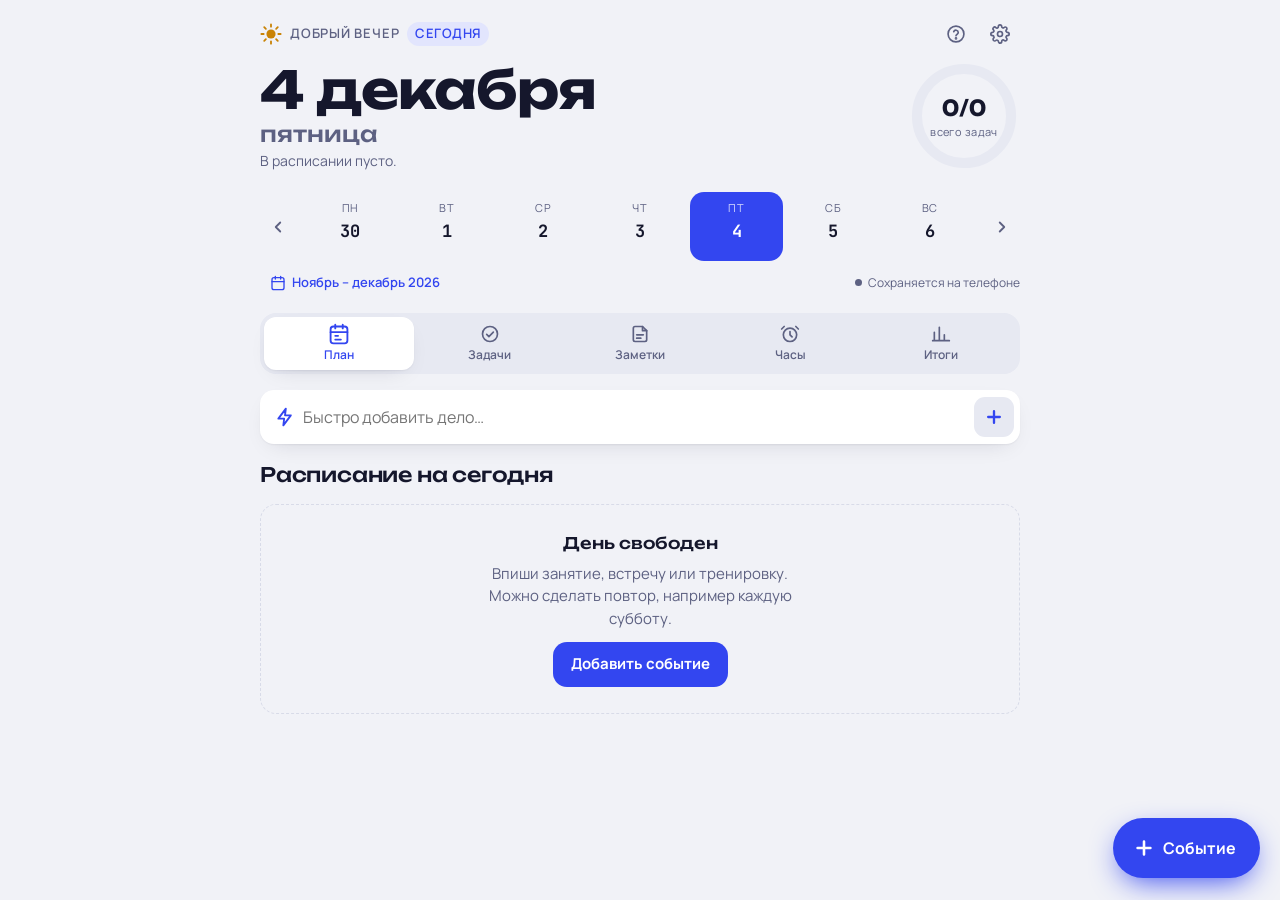
<file: android/app/src/main/assets/www/index.html>
<!doctype html>
<html lang="ru">
<head>
<meta charset="utf-8">
<meta name="viewport" content="width=device-width,initial-scale=1,viewport-fit=cover">
<title>Планер Ритм</title>
<style>:root{color-scheme:light}body{margin:0;font:14px/1.5 system-ui,-apple-system,"Segoe UI",Roboto,sans-serif;-webkit-tap-highlight-color:transparent;overscroll-behavior:none}img{max-width:100%}[hidden]{display:none!important}</style>
</head>
<body>
<link rel="stylesheet" href="fonts/fonts.css">
<style>
/* Layout: day planner — hero date + week strip, then four tabs (plan timeline, tasks, focus timer, stats) in one centered column */
:root{
  --bg:#F1F2F7; --surface:#FFFFFF; --surface-2:#E7E9F2; --ink:#15172C; --muted:#5D6182; --line:#D8DBE8;
  --accent:#3346F0; --accent-ink:#FFFFFF; --accent-soft:#E0E4FE;
  --hot:#D93A40; --hot-soft:#FCE3E4; --warm:#C98306; --warm-soft:#FBEFD6; --calm:#1E9970; --calm-soft:#DAF3EA;
  --sw1:#3346F0; --sw2:#EA6430; --sw3:#16A085; --sw4:#A848D0;
  --shadow:0 1px 2px rgb(21 23 44 / .06),0 8px 24px -12px rgb(21 23 44 / .18);
  --scrim:rgb(10 12 30 / .45);
  --f-display:"Unbounded","Manrope",system-ui,sans-serif;
  --f-body:"Manrope",system-ui,-apple-system,"Segoe UI",Roboto,sans-serif;
  --f-mono:"JetBrains Mono",ui-monospace,"SFMono-Regular",Menlo,monospace;
  --r:16px;
}
@media (prefers-color-scheme:dark){:root:not([data-theme="light"]){
  --bg:#0D0F1E; --surface:#161931; --surface-2:#1F2340; --ink:#ECEEFB; --muted:#9A9EC2; --line:#2A2F50;
  --accent:#8592FF; --accent-ink:#0D0F1E; --accent-soft:#252B5C;
  --hot:#FF6D72; --hot-soft:#3A1D2A; --warm:#F2B640; --warm-soft:#3A2F1A; --calm:#45D19F; --calm-soft:#16362E;
  --sw1:#8592FF; --sw2:#FF8A57; --sw3:#3DD3B0; --sw4:#D17DF2;
  --shadow:0 1px 2px rgb(0 0 0 / .3),0 10px 28px -12px rgb(0 0 0 / .6);
  --scrim:rgb(0 0 0 / .6);
  color-scheme:dark}}
:root[data-theme="dark"]{
  --bg:#0D0F1E; --surface:#161931; --surface-2:#1F2340; --ink:#ECEEFB; --muted:#9A9EC2; --line:#2A2F50;
  --accent:#8592FF; --accent-ink:#0D0F1E; --accent-soft:#252B5C;
  --hot:#FF6D72; --hot-soft:#3A1D2A; --warm:#F2B640; --warm-soft:#3A2F1A; --calm:#45D19F; --calm-soft:#16362E;
  --sw1:#8592FF; --sw2:#FF8A57; --sw3:#3DD3B0; --sw4:#D17DF2;
  --shadow:0 1px 2px rgb(0 0 0 / .3),0 10px 28px -12px rgb(0 0 0 / .6);
  --scrim:rgb(0 0 0 / .6);
  color-scheme:dark}

*{box-sizing:border-box}
body{background:var(--bg);color:var(--ink);font-family:var(--f-body);font-size:15px;line-height:1.5;
  padding-left:max(16px,env(safe-area-inset-left,0px));padding-right:max(16px,env(safe-area-inset-right,0px));
  padding-block:0 120px;-webkit-font-smoothing:antialiased}
body::before{content:"";position:fixed;inset:0 0 auto;height:env(safe-area-inset-top,0px);z-index:10;background:var(--bg)}
button,input,textarea,select{font:inherit;color:inherit}
button{cursor:pointer;background:none;border:0;padding:0}
button:disabled{cursor:not-allowed;opacity:.4}
:focus-visible{outline:2px solid var(--accent);outline-offset:2px;border-radius:8px}
.wrap{max-width:760px;margin:0 auto}
.ico{width:16px;height:16px;flex:none;display:inline-block;vertical-align:-3px}

/* ---------- hero ---------- */
.hero{display:flex;flex-direction:column;gap:6px;padding-block:14px 4px}
.hero-top{display:flex;align-items:center;justify-content:space-between;gap:10px;min-height:40px}
.hero-actions{display:flex;gap:4px;flex:none}
.hero-actions .icon-btn{width:40px;height:40px}
.hero-main{display:flex;align-items:center;justify-content:space-between;gap:14px}
.hero-text{min-width:0}
.greet{font-size:13px;font-weight:600;letter-spacing:.06em;text-transform:uppercase;color:var(--muted);display:flex;gap:8px;align-items:center;min-width:0;white-space:nowrap;overflow:hidden}
.greet #greet{overflow:hidden;text-overflow:ellipsis}
.rel{background:var(--accent-soft);color:var(--accent);padding:2px 8px;border-radius:999px;letter-spacing:.04em}
.icon-btn{width:34px;height:34px;border-radius:50%;display:grid;place-items:center;color:var(--muted);transition:background .2s,color .2s,transform .3s}
.icon-btn:hover{background:var(--surface-2);color:var(--ink)}
#settingsBtn:hover{transform:rotate(60deg)}
.date{font-family:var(--f-display);font-weight:700;font-size:clamp(26px,7.2vw,52px);line-height:1.05;letter-spacing:-.02em;margin:2px 0 4px;white-space:nowrap}
.date .wd{display:block;font-weight:500;font-size:max(14px,.42em);letter-spacing:0;color:var(--muted);margin-top:6px}
.summary{color:var(--muted);margin:4px 0 0;font-size:14px}
.summary b{color:var(--ink)}
.ring{flex:none;position:relative;width:112px;height:112px}
.ring svg{width:100%;height:100%;transform:rotate(-90deg)}
.ring .track{stroke:var(--surface-2)}
.ring .bar{stroke:var(--accent);stroke-linecap:round;transition:stroke-dashoffset 1s cubic-bezier(.2,.8,.2,1)}
.ring-label{position:absolute;inset:0;display:grid;place-content:center;text-align:center}
.ring-label b{font-family:var(--f-display);font-size:22px;font-variant-numeric:tabular-nums}
.ring-label span{font-size:11px;color:var(--muted);letter-spacing:.04em}

/* ---------- week strip ---------- */
.week{display:flex;align-items:center;gap:8px;margin-block:16px 6px}
.week-nav{width:36px;height:36px;border-radius:50%;display:grid;place-items:center;color:var(--muted);flex:none;transition:background .2s,color .2s}
.week-nav:hover{background:var(--surface-2);color:var(--ink)}
.days{flex:1;min-width:0;display:grid;grid-template-columns:repeat(7,1fr);gap:4px}
.day{display:flex;flex-direction:column;align-items:center;gap:2px;padding:8px 0 10px;border-radius:14px;transition:background .25s,color .25s,transform .15s}
.day:hover{background:var(--surface-2)}
.day:active{transform:scale(.94)}
.day small{font-size:11px;text-transform:uppercase;letter-spacing:.06em;color:var(--muted);transition:color .25s}
.day b{font-family:var(--f-mono);font-size:17px;font-variant-numeric:tabular-nums}
.day.today b{color:var(--accent)}
.day .dot{width:5px;height:5px;border-radius:50%;background:transparent}
.day.has .dot{background:var(--muted)}
.day.sel{background:var(--accent);color:var(--accent-ink)}
.day.sel small,.day.sel b{color:var(--accent-ink)}
.day.sel small{opacity:.8}
.day.sel.has .dot{background:var(--accent-ink)}
.week-tools{display:flex;justify-content:space-between;align-items:center;gap:8px 12px;flex-wrap:wrap;margin-bottom:6px}
.month{font-size:13px;color:var(--muted);font-weight:600;display:flex;align-items:center;gap:6px}
.jump{position:relative;display:inline-flex}
.jump input{position:absolute;inset:0;opacity:0;width:100%;cursor:pointer}
.today-btn{font-size:13px;font-weight:600;color:var(--accent);padding:6px 10px;border-radius:999px}
.today-btn:hover{background:var(--accent-soft)}
.sync{font-size:12px;color:var(--muted);display:flex;align-items:center;gap:6px}
.sync i{width:7px;height:7px;border-radius:50%;background:var(--muted)}
.sync[data-s="cloud"] i{background:var(--calm)}
.sync[data-s="saving"] i{background:var(--warm);animation:blink 1s infinite}
.sync[data-s="error"] i{background:var(--hot)}

/* ---------- tabs ---------- */
.tabs{position:sticky;top:env(safe-area-inset-top,0px);z-index:5;background:var(--bg);padding-block:8px;margin-bottom:8px}
.seg{display:grid;grid-template-columns:repeat(5,1fr);background:var(--surface-2);border-radius:16px;padding:4px;position:relative}
.seg-thumb{position:absolute;top:4px;bottom:4px;left:4px;width:calc(20% - 1.6px);border-radius:12px;background:var(--surface);box-shadow:var(--shadow);transform:translateX(calc(var(--ti,0) * 100%));transition:transform .35s cubic-bezier(.3,1.4,.5,1)}
.seg button{position:relative;z-index:1;padding:7px 2px 6px;font-weight:600;font-size:12px;color:var(--muted);transition:color .25s;white-space:nowrap;display:flex;flex-direction:column;align-items:center;gap:2px;min-width:0}
.seg button svg{width:20px;height:20px;transition:transform .3s cubic-bezier(.3,1.6,.5,1)}
.seg button[aria-selected="true"]{color:var(--accent)}
.seg button[aria-selected="true"] svg{transform:scale(1.12)}
.seg .lab{display:block;max-width:100%;overflow:hidden;text-overflow:ellipsis}
.seg .n{position:absolute;top:3px;left:calc(50% + 5px);font-family:var(--f-mono);font-size:10px;font-weight:700;background:var(--accent);color:var(--accent-ink);border-radius:999px;padding:0 5px;line-height:16px;min-width:16px;text-align:center;box-shadow:0 0 0 2px var(--surface-2)}
.seg .n:empty,.seg .n[data-z]{display:none}

/* ---------- quick add ---------- */
.quick-add{display:flex;flex-direction:column;gap:6px;margin-bottom:16px}
.qa-row{display:flex;gap:8px;align-items:center;background:var(--surface);border-radius:14px;padding:5px 5px 5px 14px;box-shadow:var(--shadow);border:1.5px solid transparent;transition:border-color .2s}
.qa-row:focus-within{border-color:var(--accent)}
.qa-row svg{flex:none;color:var(--accent)}
.qa-row input{flex:1;min-width:0;border:0;background:none;padding:9px 0;font-size:16px;outline:none}
.qa-row button{flex:none;width:40px;height:40px;border-radius:11px;background:var(--accent);color:var(--accent-ink);display:grid;place-items:center;transition:transform .15s,opacity .2s}
.qa-row button:disabled{opacity:1;background:var(--surface-2);color:var(--muted)}
.qa-row button:active{transform:scale(.9)}
.qa-prev{font-size:13px;color:var(--muted);display:flex;gap:6px;flex-wrap:wrap;align-items:center;min-height:0}
.qa-prev:empty{display:none}
.qa-prev .tag{animation:fadeIn .25s both}
.qa-hint{font-size:12px;color:var(--muted)}

/* ---------- attachments ---------- */
.atts{display:flex;gap:6px;flex-wrap:wrap}
.att-th{width:64px;height:64px;border-radius:12px;overflow:hidden;position:relative;background:var(--surface-2);flex:none;transition:transform .2s}
.att-th:hover{transform:scale(1.04)}
.att-th img,.att-th video{width:100%;height:100%;object-fit:cover;display:block;pointer-events:none}
.att-th .play-i{position:absolute;inset:0;display:grid;place-items:center;color:#fff;background:rgb(0 0 0 / .25)}
.att-th b{position:absolute;inset:0;display:grid;place-items:center;background:rgb(0 0 0 / .55);color:#fff;font-size:16px}
.att-file{display:inline-flex;align-items:center;gap:6px;max-width:100%;padding:6px 10px;border-radius:10px;background:var(--surface-2);font-size:13px;font-weight:600}
.att-file span{overflow:hidden;text-overflow:ellipsis;white-space:nowrap;min-width:0}
.task.done .att-file{background:var(--surface)}
.ev-atts{padding:4px 0 6px 84px}
.att-edit{display:flex;gap:8px;flex-wrap:wrap}
.att-edit .cell{position:relative;width:76px;height:76px;border-radius:12px;background:var(--surface-2);overflow:hidden;display:grid;place-items:center;text-align:center;font-size:11px;color:var(--muted);padding:4px;animation:pop .35s cubic-bezier(.3,1.5,.5,1) both}
.att-edit .cell img,.att-edit .cell video{position:absolute;inset:0;width:100%;height:100%;object-fit:cover}
.att-edit .cell span{overflow-wrap:anywhere;line-height:1.2;max-height:100%;overflow:hidden}
.att-edit .cell .rm{position:absolute;top:4px;right:4px;width:24px;height:24px;border-radius:50%;background:rgb(0 0 0 / .6);color:#fff;display:grid;place-items:center;z-index:1}
.att-edit .cell.up::after{content:"";position:absolute;inset:0;background:var(--surface-2);opacity:.6}
.att-edit .cell.up i{position:absolute;width:26px;height:26px;border-radius:50%;border:3px solid var(--line);border-top-color:var(--accent);animation:spin .8s linear infinite;z-index:1}
.att-add{position:relative;width:76px;height:76px;border-radius:12px;border:1.5px dashed var(--line);display:grid;place-items:center;color:var(--accent);font-size:11px;font-weight:700;text-align:center;cursor:pointer;transition:border-color .2s,background .2s}
.att-add:hover{border-color:var(--accent);background:var(--accent-soft)}
.att-add input{position:absolute;inset:0;opacity:0;cursor:pointer;width:100%}

/* ---------- lightbox ---------- */
.lb{position:fixed;inset:0;z-index:60;background:rgb(6 7 16 / .92);display:flex;flex-direction:column;opacity:0;transition:opacity .25s;
  padding:env(safe-area-inset-top,0px) env(safe-area-inset-right,0px) env(safe-area-inset-bottom,0px) env(safe-area-inset-left,0px)}
.lb.on{opacity:1}
.lb-top{display:flex;justify-content:space-between;align-items:center;gap:12px;padding:12px 16px;color:#fff}
.lb-top span{font-size:14px;font-weight:600;min-width:0;overflow:hidden;text-overflow:ellipsis;white-space:nowrap}
.lb-top a,.lb-top button{color:#fff;font-weight:700;font-size:14px;padding:8px 12px;border-radius:10px;background:rgb(255 255 255 / .12);text-decoration:none;flex:none}
.lb-stage{flex:1;min-height:0;display:grid;place-items:center;padding:8px 16px 20px;position:relative}
.lb-stage img,.lb-stage video{max-width:100%;max-height:100%;border-radius:12px;animation:zoomIn .35s cubic-bezier(.2,.9,.25,1) both}
.lb-file{color:#fff;text-align:center;display:flex;flex-direction:column;gap:12px;align-items:center;animation:zoomIn .35s both}
.lb-file a{color:#fff;background:var(--accent);padding:12px 20px;border-radius:12px;font-weight:700;text-decoration:none}
.lb-nav{position:absolute;top:50%;transform:translateY(-50%);width:44px;height:44px;border-radius:50%;background:rgb(255 255 255 / .14);color:#fff;display:grid;place-items:center}
.lb-prev{left:max(12px,env(safe-area-inset-left,0px))}.lb-next{right:max(12px,env(safe-area-inset-right,0px))}

/* ---------- notes ---------- */
.notes{columns:2 220px;column-gap:10px}
.note{break-inside:avoid;margin-bottom:10px;width:100%;text-align:left;display:flex;flex-direction:column;gap:6px;padding:14px;border-radius:var(--r);
  background:color-mix(in srgb,var(--c) 13%,var(--surface));box-shadow:var(--shadow);border:1px solid color-mix(in srgb,var(--c) 30%,transparent);transition:transform .2s}
.note:hover{transform:translateY(-2px) rotate(-.3deg)}
.note h4{margin:0;font-size:16px;font-weight:700;overflow-wrap:anywhere;display:flex;gap:6px;align-items:flex-start}
.note h4 svg{color:var(--c);flex:none;margin-top:3px}
.note p{margin:0;font-size:14px;white-space:pre-wrap;overflow-wrap:anywhere;color:var(--ink);display:-webkit-box;-webkit-line-clamp:8;-webkit-box-orient:vertical;overflow:hidden}
.note small{font-size:12px;color:var(--muted)}
.note-wrap{break-inside:avoid;margin-bottom:10px}
.note-wrap .note{margin-bottom:0}
.note-wrap .atts{padding:6px 2px 0}

/* ---------- accent picker ---------- */
.accents{display:grid;grid-template-columns:repeat(auto-fill,minmax(40px,1fr));gap:10px;width:100%}
.accents label{aspect-ratio:1;border-radius:50%;background:var(--c);cursor:pointer;position:relative;transition:transform .2s cubic-bezier(.3,1.6,.5,1),box-shadow .2s;max-width:48px}
.accents label:hover{transform:scale(1.1)}
.accents .radio:checked+label{box-shadow:0 0 0 3px var(--surface),0 0 0 5px var(--c);transform:scale(1.05)}
.accents .radio:checked+label::after{content:"";position:absolute;left:50%;top:45%;width:22%;height:40%;border:solid var(--ck,#fff);border-width:0 3px 3px 0;transform:translate(-50%,-50%) rotate(45deg)}
.custom-col{display:flex;align-items:center;gap:10px;margin-top:10px;font-size:14px;font-weight:600}
.custom-col input{width:44px;height:44px;border:0;padding:0;background:none;cursor:pointer;border-radius:50%}
.set-row.set-col{flex-direction:column;align-items:stretch}
.meter{height:8px;border-radius:4px;background:var(--surface-2);overflow:hidden;margin-top:6px}
.meter b{display:block;height:100%;background:var(--accent);border-radius:4px;transition:width .6s}
@keyframes pop{from{transform:scale(.6);opacity:0}to{transform:none;opacity:1}}
@keyframes spin{to{transform:rotate(360deg)}}
@keyframes zoomIn{from{transform:scale(.9);opacity:0}to{transform:none;opacity:1}}
.panel[hidden]{display:none!important}
.col-head{display:flex;justify-content:space-between;align-items:center;gap:8px 12px;margin-block:8px 14px;flex-wrap:wrap}
.col-head h2{font-family:var(--f-display);font-weight:500;font-size:20px;margin:0;letter-spacing:-.01em}
.sub-head{font-size:12px;font-weight:700;letter-spacing:.08em;text-transform:uppercase;color:var(--muted);margin:22px 0 10px;display:flex;align-items:center;gap:8px}
.sub-head:first-child{margin-top:4px}
.filters{display:flex;gap:6px;flex-wrap:wrap}
.chip-btn{font-size:13px;font-weight:600;padding:5px 11px;border-radius:999px;color:var(--muted);border:1px solid var(--line);transition:all .2s;white-space:nowrap}
.chip-btn:hover{color:var(--ink);border-color:var(--muted)}
.chip-btn[aria-pressed="true"]{background:var(--ink);color:var(--bg);border-color:var(--ink)}
.link-btn{font-size:13px;font-weight:600;color:var(--accent);padding:6px 10px;border-radius:999px;display:inline-flex;gap:6px;align-items:center}
.link-btn:hover{background:var(--accent-soft)}

/* ---------- timeline ---------- */
.tl{list-style:none;margin:0;padding:0;position:relative}
.tl::before{content:"";position:absolute;left:67px;top:10px;bottom:10px;width:2px;background:var(--line);border-radius:2px}
.tl:has(.empty)::before{display:none}
.ev{position:relative}
.ev-body{display:grid;grid-template-columns:52px 32px 1fr;align-items:start;width:100%;text-align:left;padding-block:6px;border-radius:var(--r)}
.ev-time{display:flex;flex-direction:column;align-items:flex-end;font-family:var(--f-mono);font-variant-numeric:tabular-nums;padding-top:14px}
.ev-time b{font-size:15px}
.ev-time small{font-size:12px;color:var(--muted)}
.ev-node{justify-self:center;margin-top:19px;width:14px;height:14px;border-radius:50%;background:var(--surface);border:3px solid var(--c);position:relative;z-index:1;transition:transform .2s}
.ev-main{background:var(--surface);border-radius:var(--r);padding:12px 14px;box-shadow:var(--shadow);min-width:0;display:flex;flex-direction:column;gap:5px;transition:transform .2s;border:1px solid transparent}
.ev-body:hover .ev-main{transform:translateY(-2px)}
.ev-body:hover .ev-node{transform:scale(1.25)}
.ev-title{font-weight:700;font-size:16px;overflow-wrap:anywhere}
.ev-meta{display:flex;gap:6px 10px;align-items:center;flex-wrap:wrap;font-size:13px;color:var(--muted)}
.ev-meta span{display:inline-flex;align-items:center;gap:4px}
.ev-note{font-size:14px;color:var(--muted);overflow-wrap:anywhere;white-space:pre-wrap}
.ev.past .ev-main{opacity:.55;box-shadow:none;background:var(--surface-2)}
.ev.past .ev-node{background:var(--c)}
.ev.live .ev-main{border-color:var(--c)}
.ev.live .ev-node{background:var(--c);animation:pulse 1.8s infinite}
.live-chip{font-size:11px;font-weight:700;letter-spacing:.06em;text-transform:uppercase;color:var(--c)}
.live-chip::before{content:"";width:6px;height:6px;border-radius:50%;background:currentColor;animation:blink 1.2s infinite}
.now{display:grid;grid-template-columns:52px 32px 1fr;align-items:center;padding-block:4px}
.now span{font-family:var(--f-mono);font-size:12px;font-weight:700;color:var(--hot);text-align:right}
.now i{justify-self:center;width:10px;height:10px;border-radius:50%;background:var(--hot);position:relative;z-index:1;box-shadow:0 0 0 4px var(--hot-soft)}
.now em{height:2px;background:var(--hot);border-radius:2px;transform-origin:left;animation:grow .8s .3s cubic-bezier(.2,.8,.2,1) both}

/* ---------- tasks ---------- */
.search{position:relative;margin-bottom:10px}
.search svg{position:absolute;left:12px;top:50%;transform:translateY(-50%);color:var(--muted)}
.search input{padding-left:38px}
.tasks{list-style:none;margin:0;padding:0;display:flex;flex-direction:column;gap:10px}
.task{display:flex;gap:12px;align-items:flex-start;background:var(--surface);border-radius:var(--r);padding:14px;box-shadow:var(--shadow);position:relative;transition:background .3s,box-shadow .3s}
.task.overdue{box-shadow:var(--shadow),inset 0 0 0 1px var(--hot)}
.check{flex:none;width:28px;height:28px;border-radius:50%;margin-top:-1px}
.check svg{width:28px;height:28px;display:block}
.check .c-ring{stroke:var(--muted);transition:stroke .25s}
.check .c-fill{fill:var(--calm);transform-origin:center;transform:scale(0);transition:transform .35s cubic-bezier(.3,1.6,.5,1)}
.check .c-tick{stroke:var(--bg);stroke-dasharray:20;stroke-dashoffset:20;transition:stroke-dashoffset .3s .12s ease-out}
.check:hover .c-ring{stroke:var(--calm)}
.task.done .c-ring{stroke:var(--calm)}
.task.done .c-fill{transform:scale(1)}
.task.done .c-tick{stroke-dashoffset:0}
.task-main{flex:1;min-width:0;display:flex;flex-direction:column;gap:8px}
.task-body{text-align:left;display:flex;flex-direction:column;gap:6px;min-width:0}
.task-title{font-weight:700;font-size:16px;overflow-wrap:anywhere;width:fit-content;max-width:100%;
  background:linear-gradient(currentColor,currentColor) no-repeat 0 55%/0 2px;transition:background-size .35s ease,color .3s}
.task.done .task-title{background-size:100% 2px;color:var(--muted)}
.task.done{background:var(--surface-2);box-shadow:none}
.task-note{font-size:14px;color:var(--muted);overflow-wrap:anywhere;white-space:pre-wrap}
.tags{display:flex;gap:6px;flex-wrap:wrap}
.tag{font-size:12px;font-weight:700;padding:2px 9px;border-radius:999px;background:var(--surface-2);color:var(--muted);display:inline-flex;align-items:center;gap:4px}
.task.done .tag{background:var(--surface)}
.tag.p1{background:var(--hot-soft);color:var(--hot)}
.tag.p2{background:var(--warm-soft);color:var(--warm)}
.tag.p3{background:var(--calm-soft);color:var(--calm)}
.tag.late{background:var(--hot);color:#fff}
.tag.soon{background:var(--accent-soft);color:var(--accent)}
.tag .ico{width:12px;height:12px;vertical-align:0}
.subs{list-style:none;margin:0;padding:0;display:flex;flex-direction:column;gap:2px}
.sub{display:flex;gap:8px;align-items:center;font-size:14px;padding:3px 0;text-align:left;width:100%}
.sub i{width:18px;height:18px;border-radius:6px;border:2px solid var(--muted);flex:none;display:grid;place-items:center;transition:all .2s}
.sub i svg{width:12px;height:12px;stroke:var(--bg);opacity:0;transform:scale(.4);transition:all .2s}
.sub.d i{background:var(--calm);border-color:var(--calm)}
.sub.d i svg{opacity:1;transform:none}
.sub.d span{color:var(--muted);text-decoration:line-through}
.sub span{min-width:0;overflow-wrap:anywhere}
.mini-bar{height:4px;border-radius:2px;background:var(--surface-2);overflow:hidden}
.task.done .mini-bar{background:var(--surface)}
.mini-bar b{display:block;height:100%;background:var(--calm);border-radius:2px;transition:width .4s cubic-bezier(.2,.8,.2,1)}
.clear-done{font-size:13px;font-weight:600;color:var(--muted);margin-top:14px;padding:6px 10px;border-radius:999px}
.clear-done:hover{color:var(--hot);background:var(--hot-soft)}
.clear-done.armed{color:#fff;background:var(--hot)}

/* ---------- empty ---------- */
.empty{border:1.5px dashed var(--line);border-radius:var(--r);padding:26px 20px;text-align:center;color:var(--muted);display:flex;flex-direction:column;gap:8px;align-items:center}
.empty strong{font-family:var(--f-display);font-weight:500;color:var(--ink);font-size:16px}
.empty p{margin:0;max-width:36ch}
.act-btn{margin-top:4px;display:inline-flex;align-items:center;gap:8px;font-weight:700;font-size:15px;padding:11px 18px;border-radius:14px;background:var(--accent);color:var(--accent-ink);transition:transform .15s}
.act-btn:active{transform:scale(.96)}
.act-btn.soft{background:var(--accent-soft);color:var(--accent)}
.qa-ex{display:flex;gap:6px;flex-wrap:wrap;align-items:center;font-size:13px;color:var(--muted);animation:fadeIn .25s both}
.qa-ex button{font-size:13px;font-weight:600;padding:5px 10px;border-radius:999px;background:var(--surface);color:var(--ink);border:1px solid var(--line)}
.grp{border-bottom:1px solid var(--line)}
.grp>summary{list-style:none;display:flex;align-items:center;justify-content:space-between;gap:12px;padding:14px 2px;cursor:pointer}
.grp>summary::-webkit-details-marker{display:none}
.grp>summary span{display:flex;flex-direction:column;min-width:0}
.grp>summary b{font-size:16px}
.grp>summary small{font-size:13px;color:var(--muted)}
.grp>summary .chev{flex:none;color:var(--muted);transition:transform .25s}
.grp[open]>summary .chev{transform:rotate(180deg)}
.grp-body{padding-bottom:8px}
.grp-body .set-row:last-child{border-bottom:0}
.help-list{margin:0;padding:0;list-style:none;display:flex;flex-direction:column;gap:14px}
.help-list li{display:grid;grid-template-columns:40px 1fr;gap:12px;align-items:start}
.help-list i{width:40px;height:40px;border-radius:12px;background:var(--accent-soft);color:var(--accent);display:grid;place-items:center;font-style:normal;font-weight:800;font-family:var(--f-display)}
.help-list b{display:block;font-size:15px}
.help-list span{font-size:14px;color:var(--muted)}

/* ---------- focus ---------- */
.focus{display:flex;flex-direction:column;align-items:center;gap:18px;padding-block:6px 10px}
.modes{display:flex;gap:6px;flex-wrap:wrap;justify-content:center}
.timer{position:relative;width:min(280px,78vw);aspect-ratio:1;max-width:100%}
.timer svg{width:100%;height:100%;transform:rotate(-90deg)}
.timer .track{stroke:var(--surface-2)}
.timer .bar{stroke:var(--accent);stroke-linecap:round;transition:stroke-dashoffset .3s linear,stroke .4s}
.focus[data-mode="short"] .timer .bar,.focus[data-mode="long"] .timer .bar{stroke:var(--calm)}
.timer-label{position:absolute;inset:0;display:grid;place-content:center;text-align:center;gap:4px}
.timer-label b{font-family:var(--f-mono);font-weight:700;font-size:clamp(44px,13vw,60px);font-variant-numeric:tabular-nums;letter-spacing:-.02em;line-height:1}
.timer-label span{font-size:13px;color:var(--muted);font-weight:600;letter-spacing:.06em;text-transform:uppercase}
.focus.running .timer{animation:breathe 4s ease-in-out infinite}
.dur{display:flex;align-items:center;gap:12px;font-size:14px;color:var(--muted)}
.dur b{font-family:var(--f-mono);color:var(--ink);min-width:6ch;text-align:center}
.round-btn{width:36px;height:36px;border-radius:50%;background:var(--surface-2);font-weight:700;font-size:18px;transition:transform .15s}
.round-btn:active{transform:scale(.9)}
.focus-actions{display:flex;gap:10px;align-items:center}
.play{width:72px;height:72px;border-radius:50%;background:var(--accent);color:var(--accent-ink);display:grid;place-items:center;box-shadow:0 10px 30px -8px var(--accent);transition:transform .2s cubic-bezier(.3,1.6,.5,1)}
.play:hover{transform:scale(1.06)}
.play:active{transform:scale(.94)}
.focus-task{width:min(100%,420px)}
.focus-stat{font-size:14px;color:var(--muted);text-align:center}
.focus-stat b{color:var(--ink)}

/* ---------- stats ---------- */
.stat-grid{display:grid;grid-template-columns:repeat(auto-fit,minmax(150px,1fr));gap:10px}
.stat{background:var(--surface);border-radius:var(--r);padding:14px 16px;box-shadow:var(--shadow);display:flex;flex-direction:column;gap:2px}
.stat b{font-family:var(--f-display);font-size:28px;font-weight:700;font-variant-numeric:tabular-nums;line-height:1.2}
.stat span{font-size:13px;color:var(--muted)}
.stat.hot b{color:var(--hot)}
.chart{background:var(--surface);border-radius:var(--r);padding:16px 16px 12px;box-shadow:var(--shadow)}
.bars{display:grid;grid-template-columns:repeat(7,1fr);gap:8px;align-items:end;height:140px;
  background:repeating-linear-gradient(to top,var(--line) 0 1px,transparent 1px 35px)}
.bar-col{display:flex;flex-direction:column;align-items:center;justify-content:flex-end;height:100%;gap:4px;min-width:0}
.bar-col em{font-style:normal;font-family:var(--f-mono);font-size:12px;font-weight:700;color:var(--ink)}
.bar-col i{width:100%;max-width:34px;border-radius:8px 8px 3px 3px;background:var(--accent);transform-origin:bottom;animation:growY .7s calc(var(--i)*60ms) cubic-bezier(.2,.8,.2,1) both;min-height:3px}
.bar-col.zero i{background:var(--surface-2)}
.bar-col.zero em{color:var(--muted)}
.bars.focus-bars .bar-col i{background:var(--calm)}
.bars .bar-col.zero i{background:var(--surface-2)}
.bar-days{display:grid;grid-template-columns:repeat(7,1fr);gap:8px;margin-top:8px;text-align:center;font-size:12px;color:var(--muted);text-transform:uppercase;letter-spacing:.05em}
.bar-days .t{color:var(--accent);font-weight:700}
.upcoming{list-style:none;margin:0;padding:0;display:flex;flex-direction:column;gap:6px}
.upcoming li{display:flex;justify-content:space-between;gap:12px;background:var(--surface);padding:10px 14px;border-radius:12px;font-size:14px}
.upcoming li span:first-child{font-weight:600;min-width:0;overflow-wrap:anywhere}
.upcoming li span:last-child{color:var(--muted);flex:none;font-family:var(--f-mono);font-size:13px}

/* ---------- FAB ---------- */
.fab{position:fixed;z-index:20;right:max(20px,calc(16px + env(safe-area-inset-right,0px)));bottom:calc(22px + env(safe-area-inset-bottom,0px));
  height:60px;padding:0 24px 0 20px;border-radius:30px;background:var(--accent);color:var(--accent-ink);font-weight:700;font-size:16px;
  display:flex;align-items:center;gap:8px;box-shadow:0 10px 30px -8px var(--accent);transition:transform .2s cubic-bezier(.3,1.6,.5,1)}
.fab:hover{transform:translateY(-3px) scale(1.03)}
.fab:active{transform:scale(.95)}
.fab svg{transition:transform .3s}
.fab:hover svg{transform:rotate(90deg)}

/* ---------- sheet ---------- */
.scrim{position:fixed;inset:0;z-index:30;background:var(--scrim);opacity:0;transition:opacity .3s}
.scrim.on{opacity:1}
.sheet{position:fixed;z-index:31;left:0;right:0;bottom:0;max-height:92vh;overflow-y:auto;overscroll-behavior:contain;background:var(--surface);border-radius:24px 24px 0 0;
  padding-top:10px;padding-bottom:calc(20px + env(safe-area-inset-bottom,0px));
  padding-left:max(20px,env(safe-area-inset-left,0px));padding-right:max(20px,env(safe-area-inset-right,0px));
  transform:translateY(105%);transition:transform .42s cubic-bezier(.2,.9,.25,1);box-shadow:0 -10px 40px -10px rgb(0 0 0 / .3)}
.sheet.on{transform:none}
@media (min-width:640px){
  .sheet{left:50%;right:auto;bottom:auto;top:50%;width:min(540px,calc(100vw - 32px));border-radius:24px;padding-bottom:22px;max-height:88vh;
    transform:translate(-50%,-46%) scale(.96);opacity:0;transition:transform .35s cubic-bezier(.2,.9,.25,1),opacity .25s}
  .sheet.on{transform:translate(-50%,-50%);opacity:1}
  .grab{display:none}
}
.grab{width:40px;height:5px;border-radius:3px;background:var(--line);margin:0 auto 12px}
.sheet h3{font-family:var(--f-display);font-weight:500;font-size:20px;margin:4px 0 16px}
.form{display:flex;flex-direction:column;gap:16px}
.field{display:flex;flex-direction:column;gap:6px;min-width:0}
.field>label,.lbl{font-size:12px;font-weight:700;letter-spacing:.06em;text-transform:uppercase;color:var(--muted)}
.inp{width:100%;background:var(--surface-2);border:1.5px solid transparent;border-radius:12px;padding:12px 14px;font-size:16px;transition:border-color .2s,background .2s;min-width:0}
.inp:focus{outline:none;border-color:var(--accent);background:var(--surface)}
textarea.inp{resize:vertical;min-height:64px}
input[type=time].inp,input[type=date].inp{font-family:var(--f-mono)}
select.inp{appearance:none;background-image:linear-gradient(45deg,transparent 50%,var(--muted) 50%),linear-gradient(135deg,var(--muted) 50%,transparent 50%);background-position:calc(100% - 20px) 55%,calc(100% - 15px) 55%;background-size:5px 5px;background-repeat:no-repeat;padding-right:36px}
.row{display:grid;grid-template-columns:repeat(auto-fit,minmax(120px,1fr));gap:10px}
.pill-seg{display:grid;grid-auto-flow:column;grid-auto-columns:1fr;gap:6px;background:var(--surface-2);padding:4px;border-radius:14px}
.radio{position:absolute;opacity:0;pointer-events:none;width:1px;height:1px}
.pill-seg label{text-align:center;padding:9px 4px;border-radius:10px;font-weight:700;font-size:14px;color:var(--muted);cursor:pointer;transition:all .2s}
.pill-seg .radio:checked+label{background:var(--surface);color:var(--ink);box-shadow:var(--shadow)}
.radio:focus-visible+label{outline:2px solid var(--accent);outline-offset:2px}
.wdays{display:grid;grid-template-columns:repeat(7,1fr);gap:6px}
.wdays label{text-align:center;padding:9px 0;border-radius:10px;font-weight:700;font-size:13px;text-transform:uppercase;border:1.5px solid var(--line);color:var(--muted);cursor:pointer;transition:all .2s}
.wdays .radio:checked+label{background:var(--accent);border-color:var(--accent);color:var(--accent-ink);transform:translateY(-2px)}
.quick{display:flex;gap:6px;flex-wrap:wrap}
.prio{display:flex;gap:8px;flex-wrap:wrap}
.prio label{padding:8px 14px;border-radius:999px;font-weight:700;font-size:14px;cursor:pointer;border:1.5px solid var(--line);color:var(--muted);transition:all .2s}
#f-p1:checked+label{background:var(--hot-soft);color:var(--hot);border-color:var(--hot)}
#f-p2:checked+label{background:var(--warm-soft);color:var(--warm);border-color:var(--warm)}
#f-p3:checked+label{background:var(--calm-soft);color:var(--calm);border-color:var(--calm)}
.swatches{display:flex;gap:10px}
.swatches label{width:34px;height:34px;border-radius:50%;background:var(--c);cursor:pointer;transition:transform .2s,box-shadow .2s}
.swatches .radio:checked+label{transform:scale(1.08);box-shadow:0 0 0 3px var(--surface),0 0 0 5px var(--c)}
.sub-edit{list-style:none;margin:0;padding:0;display:flex;flex-direction:column;gap:6px}
.sub-edit li{display:flex;gap:8px;align-items:center;background:var(--surface-2);border-radius:10px;padding:6px 6px 6px 12px;font-size:15px}
.sub-edit li span{flex:1;min-width:0;overflow-wrap:anywhere}
.sub-edit li button{width:30px;height:30px;border-radius:8px;color:var(--muted);display:grid;place-items:center}
.sub-edit li button:hover{color:var(--hot);background:var(--hot-soft)}
.sub-add{display:flex;gap:8px}
.sub-add .inp{flex:1}
.sub-add button{flex:none;padding:0 16px;border-radius:12px;background:var(--accent-soft);color:var(--accent);font-weight:700}
.hint{font-size:13px;color:var(--muted);margin:0}
.err{color:var(--hot);font-size:14px;font-weight:600;margin:0}
.err:empty{display:none}
.actions{display:flex;gap:10px;align-items:center;flex-wrap:wrap;margin-top:4px}
.btn{padding:13px 22px;border-radius:14px;font-weight:700;font-size:15px;transition:transform .15s,background .2s}
.btn:active{transform:scale(.96)}
.btn.primary{background:var(--accent);color:var(--accent-ink);flex:1}
.btn.plain{background:var(--surface-2)}
.btn.danger{color:var(--hot);padding-inline:12px}
.btn.danger.armed,.btn.danger.solid{background:var(--hot);color:#fff}
.del-row{display:flex;gap:8px;flex-wrap:wrap;align-items:center;border-top:1px solid var(--line);padding-top:12px}
.del-row p{flex-basis:100%;margin:0;font-size:14px;color:var(--muted)}
.shake{animation:shake .4s}
.set-row{display:flex;justify-content:space-between;align-items:center;gap:12px;padding-block:12px;border-bottom:1px solid var(--line);flex-wrap:wrap}
.set-row:last-child{border-bottom:0}
.set-row div{min-width:0}
.set-row b{display:block;font-size:15px}
.set-row small{color:var(--muted);font-size:13px}
.switch{width:50px;height:30px;border-radius:15px;background:var(--line);position:relative;transition:background .25s;flex:none}
.switch::after{content:"";position:absolute;top:3px;left:3px;width:24px;height:24px;border-radius:50%;background:#fff;box-shadow:0 1px 3px rgb(0 0 0 / .3);transition:transform .3s cubic-bezier(.3,1.5,.5,1)}
.switch[aria-checked="true"]{background:var(--calm)}
.switch[aria-checked="true"]::after{transform:translateX(20px)}
.file-btn{position:relative;overflow:hidden}
.file-btn input{position:absolute;inset:0;opacity:0;cursor:pointer}

/* ---------- toast & alerts ---------- */
.toast{position:fixed;z-index:40;left:50%;bottom:calc(96px + env(safe-area-inset-bottom,0px));transform:translate(-50%,20px);opacity:0;pointer-events:none;
  background:var(--ink);color:var(--bg);padding:11px 12px 11px 18px;border-radius:14px;font-weight:600;font-size:14px;display:flex;gap:12px;align-items:center;
  transition:transform .35s cubic-bezier(.3,1.4,.5,1),opacity .25s;max-width:calc(100vw - 32px)}
.toast.on{transform:translate(-50%,0);opacity:1;pointer-events:auto}
.toast button{color:var(--accent-soft);font-weight:700;padding:4px 8px;border-radius:8px;flex:none}
.toast button:empty{display:none}
.alerts{position:fixed;z-index:45;top:calc(12px + env(safe-area-inset-top,0px));left:50%;transform:translateX(-50%);width:min(440px,calc(100vw - 24px));display:flex;flex-direction:column;gap:8px;pointer-events:none}
.alert{pointer-events:auto;background:var(--surface);border-radius:18px;padding:14px;box-shadow:0 20px 50px -12px rgb(0 0 0 / .45),0 0 0 1px var(--line);display:grid;grid-template-columns:40px 1fr;gap:4px 12px;animation:drop .5s cubic-bezier(.3,1.4,.5,1) both}
.alert.out{animation:lift .3s ease-in both}
.bell{width:40px;height:40px;border-radius:12px;background:var(--accent-soft);color:var(--accent);display:grid;place-items:center;grid-row:span 2}
.bell svg{animation:ring 1s ease-in-out 2}
.alert b{font-size:16px;overflow-wrap:anywhere}
.alert small{color:var(--muted);font-size:13px}
.alert-actions{grid-column:1/-1;display:flex;gap:6px;flex-wrap:wrap;margin-top:8px}
.alert-actions button{flex:1;padding:9px 10px;border-radius:10px;font-weight:700;font-size:14px;background:var(--surface-2);white-space:nowrap}
.alert-actions button.main{background:var(--accent);color:var(--accent-ink)}

/* ---------- motion ---------- */
.enter{animation:rise .55s calc(var(--i,0) * 55ms) cubic-bezier(.2,.8,.2,1) both}
.load-1{animation:rise .7s .05s cubic-bezier(.2,.8,.2,1) both}
.load-2{animation:rise .7s .15s cubic-bezier(.2,.8,.2,1) both}
.load-3{animation:rise .7s .25s cubic-bezier(.2,.8,.2,1) both}
.panel-in{animation:fadeIn .35s cubic-bezier(.2,.8,.2,1) both}
.spark{position:fixed;width:7px;height:7px;border-radius:50%;pointer-events:none;z-index:50}
@keyframes rise{from{opacity:.001;transform:translateY(14px)}to{opacity:1;transform:none}}
@keyframes fadeIn{from{opacity:.001;transform:translateY(8px)}to{opacity:1;transform:none}}
@keyframes grow{from{transform:scaleX(0)}to{transform:scaleX(1)}}
@keyframes growY{from{transform:scaleY(0)}to{transform:scaleY(1)}}
@keyframes blink{50%{opacity:.25}}
@keyframes pulse{0%{box-shadow:0 0 0 0 color-mix(in srgb,var(--c) 50%,transparent)}100%{box-shadow:0 0 0 10px transparent}}
@keyframes shake{20%,60%{transform:translateX(-6px)}40%,80%{transform:translateX(6px)}}
@keyframes breathe{50%{transform:scale(1.02)}}
@keyframes drop{from{opacity:0;transform:translateY(-30px) scale(.95)}to{opacity:1;transform:none}}
@keyframes lift{to{opacity:0;transform:translateY(-20px) scale(.97)}}
@keyframes ring{0%,100%{transform:rotate(0)}15%{transform:rotate(18deg)}30%{transform:rotate(-16deg)}45%{transform:rotate(12deg)}60%{transform:rotate(-8deg)}75%{transform:rotate(4deg)}}
@media (prefers-reduced-motion:reduce){*,*::before,*::after{animation-duration:.01ms!important;animation-delay:0s!important;animation-iteration-count:1!important;transition-duration:.01ms!important}}

/* ---------- decor & looks ---------- */
.decor{position:fixed;inset:0;z-index:0;pointer-events:none;width:100%;height:100%}
.wrap{position:relative;z-index:1}
#decorBg[data-d="dots"]{background-image:radial-gradient(color-mix(in srgb,var(--accent) 26%,transparent) 1.4px,transparent 1.7px);background-size:22px 22px}
#decorBg[data-d="grid"]{background-image:linear-gradient(color-mix(in srgb,var(--accent) 11%,transparent) 1px,transparent 1px),linear-gradient(90deg,color-mix(in srgb,var(--accent) 11%,transparent) 1px,transparent 1px);background-size:32px 32px}
#decorBg[data-d="waves"]{background-image:radial-gradient(circle at 50% 120%,transparent 38%,color-mix(in srgb,var(--accent) 12%,transparent) 39%,transparent 41%);background-size:60px 30px}
#decorBg[data-d="aura"]{overflow:hidden}
#decorBg[data-d="aura"]::before,#decorBg[data-d="aura"]::after{content:"";position:absolute;width:70vmax;height:70vmax;border-radius:50%;filter:blur(60px);opacity:.35;animation:drift 18s ease-in-out infinite alternate}
#decorBg[data-d="aura"]::before{background:var(--accent);top:-30vmax;left:-20vmax}
#decorBg[data-d="aura"]::after{background:var(--sw2);bottom:-35vmax;right:-25vmax;animation-delay:-9s;opacity:.22}
@keyframes drift{to{transform:translate(12vmax,10vmax) scale(1.15)}}
:root[data-cards="outline"] :is(.task,.ev-main,.stat,.chart,.qa-row,.upcoming li,.al-item){box-shadow:none;border:1.5px solid var(--line)}
:root[data-cards="glass"] :is(.task,.ev-main,.stat,.chart,.qa-row,.upcoming li,.al-item,.note){background:color-mix(in srgb,var(--surface) 58%,transparent);-webkit-backdrop-filter:blur(16px) saturate(1.5);backdrop-filter:blur(16px) saturate(1.5);border:1px solid color-mix(in srgb,var(--ink) 9%,transparent)}
:root[data-cards="glass"] .task.done{background:color-mix(in srgb,var(--surface-2) 55%,transparent)}
:root[data-cards="glass"] .tabs,:root[data-cards="glass"] body::before{background:color-mix(in srgb,var(--bg) 70%,transparent);-webkit-backdrop-filter:blur(14px);backdrop-filter:blur(14px)}
:root[data-round="sharp"]{--r:6px}
:root[data-round="sharp"] :is(.chip-btn,.btn,.inp,.tag,.seg,.seg-thumb,.fab,.qa-row,.qa-row button,.att-th,.day,.pill-seg,.pill-seg label,.today-btn,.link-btn,.alert,.toast,.play,.round-btn,.note){border-radius:6px}
:root[data-round="sharp"] .sheet{border-radius:10px 10px 0 0}
:root[data-round="round"]{--r:26px}
:root[data-round="round"] :is(.btn,.inp,.qa-row,.alert,.toast,.pill-seg,.seg){border-radius:24px}
:root[data-round="round"] :is(.pill-seg label,.seg-thumb,.qa-row button){border-radius:20px}
:root[data-size="large"] .wrap{zoom:1.1}
:root[data-size="xl"] .wrap{zoom:1.22}
:root[data-font="pixel"] .date{font-size:clamp(22px,5.4vw,40px);line-height:1.35}
:root[data-font="pixel"] :is(.col-head h2,.sheet h3){font-size:14px;line-height:1.5}
:root[data-font="caveat"] .date,:root[data-font="pacifico"] .date{letter-spacing:0}
:root[data-calm] *,:root[data-calm] *::before,:root[data-calm] *::after{animation-duration:.01ms!important;animation-delay:0s!important;animation-iteration-count:1!important;transition-duration:.01ms!important}
.opt-grid{display:flex;gap:8px;flex-wrap:wrap}
.opt-grid button{padding:8px 14px;border-radius:12px;border:1.5px solid var(--line);font-weight:600;font-size:14px;color:var(--muted);transition:all .2s;display:inline-flex;align-items:center;gap:8px}
.opt-grid button:hover{border-color:var(--muted);color:var(--ink)}
.opt-grid button[aria-pressed="true"]{border-color:var(--accent);color:var(--accent);background:var(--accent-soft)}
.opt-grid .sw{width:22px;height:22px;border-radius:6px;border:1px solid var(--line);flex:none;background-color:var(--bg)}
.sheet .sub-head{margin:20px 0 2px;color:var(--accent)}
.sheet .sub-head:first-of-type{margin-top:0}
.sky{width:22px;height:22px;flex:none;display:inline-grid;place-items:center}
.sky svg{width:22px;height:22px;overflow:visible}
.sky .sun{transform-origin:12px 12px;animation:spin 24s linear infinite}
.sky .tw{animation:blink 2.4s ease-in-out infinite}
.sky .tw:nth-child(3){animation-delay:-1.2s}
.confetti{position:fixed;top:-12px;width:9px;height:14px;border-radius:2px;pointer-events:none;z-index:55}

#decorBg[data-d="stripes"]{background-image:repeating-linear-gradient(-45deg,color-mix(in srgb,var(--accent) 7%,transparent) 0 14px,transparent 14px 28px)}
#decorBg[data-d="paper"]{background-image:url("data:image/svg+xml,%3Csvg xmlns='http://www.w3.org/2000/svg' width='160' height='160'%3E%3Cfilter id='n'%3E%3CfeTurbulence type='fractalNoise' baseFrequency='.85' numOctaves='3' stitchTiles='stitch'/%3E%3CfeColorMatrix values='0 0 0 0 .5 0 0 0 0 .5 0 0 0 0 .5 0 0 0 .09 0'/%3E%3C/filter%3E%3Crect width='160' height='160' filter='url(%23n)'/%3E%3C/svg%3E")}
#decorBg[data-d="sunset"]{background:linear-gradient(180deg,transparent 30%,color-mix(in srgb,var(--sw2) 18%,transparent) 70%,color-mix(in srgb,var(--sw4) 22%,transparent))}
#decorBg[data-d="mesh"]{background:radial-gradient(at 15% 20%,color-mix(in srgb,var(--accent) 22%,transparent),transparent 45%),radial-gradient(at 85% 30%,color-mix(in srgb,var(--sw4) 18%,transparent),transparent 45%),radial-gradient(at 50% 90%,color-mix(in srgb,var(--sw3) 18%,transparent),transparent 50%);background-size:160% 160%;animation:meshMove 20s ease-in-out infinite alternate}
@keyframes meshMove{to{background-position:100% 100%}}
.ripple{position:fixed;width:90px;height:90px;border-radius:50%;border:2px solid var(--accent);pointer-events:none;z-index:90}
:root[data-shimmer] .date{background:linear-gradient(90deg,var(--ink) 0%,var(--accent) 30%,var(--sw2) 50%,var(--sw4) 70%,var(--ink) 100%) 0 0/300% 100%;-webkit-background-clip:text;background-clip:text;-webkit-text-fill-color:transparent;animation:shim 8s linear infinite}
:root[data-shimmer] .date .wd{-webkit-text-fill-color:var(--muted)}
@keyframes shim{to{background-position:300% 0}}
.amb{background:var(--surface);border-radius:var(--r);padding:14px 16px;box-shadow:var(--shadow);margin-bottom:18px;display:flex;flex-direction:column;gap:10px}
.amb-head{display:flex;justify-content:space-between;align-items:center;gap:10px;font-weight:700}
.amb-head small{color:var(--muted);font-weight:600}
.amb .opt-grid button[aria-pressed="true"]::before{content:"";width:8px;height:8px;border-radius:50%;background:currentColor;animation:blink 1.2s infinite}
.vol{display:flex;align-items:center;gap:10px;font-size:13px;color:var(--muted)}
.vol input{flex:1;accent-color:var(--accent);min-width:0}
/* ---------- clock tab ---------- */
.clock-seg{margin-bottom:18px;max-width:420px}
.next-al{text-align:center;padding-block:4px 18px}
.next-al b{display:block;font-family:var(--f-display);font-size:clamp(40px,12vw,64px);font-weight:700;letter-spacing:-.02em;line-height:1.05;font-variant-numeric:tabular-nums}
.next-al span{color:var(--muted);font-size:14px}
.al-list{display:flex;flex-direction:column;gap:10px}
.al-item{display:flex;align-items:center;gap:14px;background:var(--surface);border-radius:var(--r);padding:14px 16px;box-shadow:var(--shadow);transition:opacity .3s}
.al-item.off{opacity:.55}
.al-main{flex:1;min-width:0;text-align:left;display:flex;flex-direction:column;gap:2px}
.al-main b{font-family:var(--f-display);font-size:32px;font-weight:700;line-height:1.1;font-variant-numeric:tabular-nums}
.al-main span{font-size:13px;color:var(--muted);overflow-wrap:anywhere}
.al-tools{display:flex;gap:8px;flex-wrap:wrap;justify-content:space-between;margin-top:14px}
.al-note{margin-top:14px;text-align:center}
.wheels{position:relative;display:flex;justify-content:center;align-items:center;gap:6px;height:168px;background:var(--surface-2);border-radius:20px;overflow:hidden;user-select:none}
.wheel{height:168px;width:96px;overflow-y:scroll;scroll-snap-type:y mandatory;scrollbar-width:none;position:relative;z-index:1;outline:none;
  -webkit-mask-image:linear-gradient(transparent,#000 30%,#000 70%,transparent);mask-image:linear-gradient(transparent,#000 30%,#000 70%,transparent)}
.wheel::-webkit-scrollbar{display:none}
.wheel div{height:56px;display:grid;place-items:center;scroll-snap-align:center;font-family:var(--f-display);font-weight:700;font-size:40px;color:var(--muted);font-variant-numeric:tabular-nums;transition:color .15s,transform .15s;cursor:pointer}
.wheel div.sel{color:var(--ink);transform:scale(1.08)}
.wheel div.pad{pointer-events:none}
.wheel:focus-visible{box-shadow:inset 0 0 0 2px var(--accent);border-radius:14px}
.wheel-colon{font-family:var(--f-display);font-size:40px;position:relative;z-index:1;margin-top:-6px}
.wheel-hl{position:absolute;left:12px;right:12px;top:56px;height:56px;border-radius:14px;background:var(--surface);box-shadow:var(--shadow)}
.sound-row{display:flex;gap:8px;align-items:center}
.sound-row .inp{flex:1}
.sound-row .round-btn{width:48px;height:48px;flex:none;display:grid;place-items:center;background:var(--accent-soft);color:var(--accent)}
.al-until{margin:-4px 0 0;text-align:center;font-weight:600;color:var(--accent);font-size:15px;min-height:22px}
.nap{display:flex;gap:6px;flex-wrap:wrap;align-items:center;justify-content:center;margin-top:14px;font-size:13px;color:var(--muted)}
.al-empty{display:flex;flex-direction:column;align-items:center;gap:10px;text-align:center;padding:22px 16px;border:1.5px dashed var(--line);border-radius:var(--r)}
.al-empty .big-bell{width:64px;height:64px;border-radius:20px;background:var(--accent-soft);color:var(--accent);display:grid;place-items:center}
.al-empty strong{font-family:var(--f-display);font-weight:500;font-size:18px}
.al-empty p{margin:0;color:var(--muted);max-width:32ch}

/* ---------- ringing ---------- */
.ring-ov{position:fixed;inset:0;z-index:80;display:flex;flex-direction:column;align-items:center;justify-content:center;gap:10px;color:#fff;text-align:center;
  background:radial-gradient(circle at 50% 38%,color-mix(in srgb,var(--accent) 70%,#000),#06071a 75%);
  padding:calc(24px + env(safe-area-inset-top,0px)) max(24px,env(safe-area-inset-right,0px)) calc(24px + env(safe-area-inset-bottom,0px)) max(24px,env(safe-area-inset-left,0px));animation:fadeIn .4s both}
.ring-waves{position:absolute;left:50%;top:38%;width:0;height:0}
.ring-waves i{position:absolute;left:-90px;top:-90px;width:180px;height:180px;border-radius:50%;border:2px solid rgb(255 255 255 / .5);animation:wave 2.4s ease-out infinite}
.ring-waves i:nth-child(2){animation-delay:.8s}.ring-waves i:nth-child(3){animation-delay:1.6s}
@keyframes wave{from{transform:scale(.4);opacity:1}to{transform:scale(2.6);opacity:0}}
.ring-bell{animation:ring 1s ease-in-out infinite;position:relative}
.ring-time{font-family:var(--f-display);font-size:clamp(64px,22vw,120px);line-height:1;font-weight:700;position:relative;font-variant-numeric:tabular-nums}
.ringing-label{font-size:20px;font-weight:600;position:relative;opacity:.9;max-width:30ch}
.ring-tap{font-size:14px;background:rgb(255 255 255 / .15);padding:8px 14px;border-radius:999px;position:relative;animation:blink 1.4s infinite}
.ring-actions{display:flex;gap:12px;margin-top:28px;position:relative;flex-wrap:wrap;justify-content:center}
.ring-actions button{min-width:150px;padding:16px 22px;border-radius:18px;font-weight:700;font-size:17px;background:rgb(255 255 255 / .16);color:#fff;transition:transform .15s}
.ring-actions button:active{transform:scale(.95)}
.ring-actions .stop{background:#fff;color:#111}
.night{position:fixed;inset:0;z-index:75;background:#000;color:var(--accent);overflow:hidden}
.night-box{position:absolute;left:50%;top:45%;transform:translate(-50%,-50%);display:flex;flex-direction:column;align-items:center;gap:6px;transition:left 8s ease,top 8s ease;text-align:center}
.night-box b{font-family:var(--f-display);font-size:clamp(72px,24vw,180px);font-weight:700;line-height:1;opacity:.85;font-variant-numeric:tabular-nums}
.night-box span{color:#8a8fa8;font-size:15px}
.night>button{position:absolute;left:50%;transform:translateX(-50%);bottom:calc(24px + env(safe-area-inset-bottom,0px));color:#6a6f88;font-size:14px;padding:10px 16px;border-radius:12px;border:1px solid #23263a}

@media (max-width:420px){.ring{width:84px;height:84px}.ring-label b{font-size:17px}.ring-label span{font-size:10px}}

/* ---------- installed app ---------- */
.install-bar{position:fixed;z-index:42;left:50%;transform:translateX(-50%);bottom:calc(96px + env(safe-area-inset-bottom,0px));width:min(460px,calc(100vw - 24px));
  display:flex;align-items:center;gap:12px;background:var(--surface);border-radius:18px;padding:12px;box-shadow:0 20px 50px -12px rgb(0 0 0 / .4),0 0 0 1px var(--line);animation:drop .5s cubic-bezier(.3,1.4,.5,1) both}
.install-bar img{border-radius:10px;flex:none}
.install-bar div{flex:1;min-width:0;display:flex;flex-direction:column}
.install-bar b{font-size:15px}
.install-bar small{font-size:13px;color:var(--muted)}
.install-bar button{flex:none;font-weight:700;border-radius:12px;padding:9px 14px;background:var(--accent);color:var(--accent-ink)}
.install-bar #installBarX{background:none;color:var(--muted);padding:9px}
.ios-steps{margin:0;padding-left:20px;display:flex;flex-direction:column;gap:6px;font-size:15px}
@media (display-mode: standalone){.only-browser{display:none!important}}
.perm-ok{color:var(--calm);font-weight:700;font-size:14px;white-space:nowrap}
.perm-warn{background:var(--hot-soft);color:var(--hot);border-radius:var(--r);padding:12px 14px;margin-bottom:14px;display:flex;gap:10px;align-items:center;justify-content:space-between;flex-wrap:wrap;font-weight:600;font-size:14px}
.perm-warn button{background:var(--hot);color:#fff;border-radius:10px;padding:8px 12px;font-weight:700}
</style>

<svg width="0" height="0" style="position:absolute" aria-hidden="true">
  <symbol id="i-bell" viewBox="0 0 24 24"><path d="M6 8a6 6 0 1 1 12 0c0 7 3 9 3 9H3s3-2 3-9M10.3 21a1.94 1.94 0 0 0 3.4 0" fill="none" stroke="currentColor" stroke-width="2" stroke-linecap="round" stroke-linejoin="round"/></symbol>
  <symbol id="i-repeat" viewBox="0 0 24 24"><path d="M17 2l4 4-4 4M3 11v-1a4 4 0 0 1 4-4h14M7 22l-4-4 4-4M21 13v1a4 4 0 0 1-4 4H3" fill="none" stroke="currentColor" stroke-width="2" stroke-linecap="round" stroke-linejoin="round"/></symbol>
  <symbol id="i-check" viewBox="0 0 24 24"><path d="M5 12.5l4.5 4.5L19 7.5" fill="none" stroke-width="3.2" stroke-linecap="round" stroke-linejoin="round"/></symbol>
</svg>

<div class="decor" id="decorBg" aria-hidden="true"></div>
<canvas class="decor" id="decorCv" aria-hidden="true" hidden></canvas>
<div class="alerts" id="alerts" aria-live="assertive"></div>

<div class="wrap">
  <header class="hero">
    <div class="hero-top load-1">
      <div class="greet"><span class="sky" id="sky" aria-hidden="true"></span><span id="greet">Добрый день</span><span class="rel" id="rel" hidden>сегодня</span></div>
      <div class="hero-actions"><button class="icon-btn" id="helpBtn" aria-label="Как пользоваться"><svg width="20" height="20" viewBox="0 0 24 24" fill="none" stroke="currentColor" stroke-width="2" stroke-linecap="round" stroke-linejoin="round"><circle cx="12" cy="12" r="9.5"/><path d="M9.3 9.2a2.8 2.8 0 0 1 5.4 1c0 1.9-2.7 2.4-2.7 4"/><circle cx="12" cy="17.3" r=".6" fill="currentColor"/></svg></button><button class="icon-btn" id="settingsBtn" aria-label="Настройки"><svg width="20" height="20" viewBox="0 0 24 24" fill="none" stroke="currentColor" stroke-width="2" stroke-linecap="round" stroke-linejoin="round"><circle cx="12" cy="12" r="3"/><path d="M19.4 15a1.65 1.65 0 0 0 .33 1.82l.06.06a2 2 0 1 1-2.83 2.83l-.06-.06a1.65 1.65 0 0 0-1.82-.33 1.65 1.65 0 0 0-1 1.51V21a2 2 0 1 1-4 0v-.09A1.65 1.65 0 0 0 9 19.4a1.65 1.65 0 0 0-1.82.33l-.06.06a2 2 0 1 1-2.83-2.83l.06-.06A1.65 1.65 0 0 0 4.68 15a1.65 1.65 0 0 0-1.51-1H3a2 2 0 1 1 0-4h.09A1.65 1.65 0 0 0 4.6 9a1.65 1.65 0 0 0-.33-1.82l-.06-.06a2 2 0 1 1 2.83-2.83l.06.06A1.65 1.65 0 0 0 9 4.68a1.65 1.65 0 0 0 1-1.51V3a2 2 0 1 1 4 0v.09a1.65 1.65 0 0 0 1 1.51 1.65 1.65 0 0 0 1.82-.33l.06-.06a2 2 0 1 1 2.83 2.83l-.06.06A1.65 1.65 0 0 0 19.4 9a1.65 1.65 0 0 0 1.51 1H21a2 2 0 1 1 0 4h-.09a1.65 1.65 0 0 0-1.51 1z"/></svg></button></div>
    </div>
    <div class="hero-main">
      <div class="hero-text load-1">
        <h1 class="date" id="dateTitle">16 октября<span class="wd">пятница</span></h1>
        <p class="summary" id="summary"></p>
      </div>
    <div class="ring load-2" role="img" id="ringBox" aria-label="Прогресс задач">
      <svg viewBox="0 0 100 100"><circle class="track" cx="50" cy="50" r="42" fill="none" stroke-width="9"/><circle class="bar" id="ringBar" cx="50" cy="50" r="42" fill="none" stroke-width="9" stroke-dasharray="263.9" stroke-dashoffset="263.9"/></svg>
      <div class="ring-label"><b id="ringNum">0/0</b><span id="ringCap">за день</span></div>
    </div>
    </div>
  </header>

  <section class="load-2">
    <div class="week">
      <button class="week-nav" id="prevW" aria-label="Предыдущая неделя"><svg width="18" height="18" viewBox="0 0 24 24" fill="none" stroke="currentColor" stroke-width="2.4" stroke-linecap="round" stroke-linejoin="round"><path d="M15 18l-6-6 6-6"/></svg></button>
      <div class="days" id="days"></div>
      <button class="week-nav" id="nextW" aria-label="Следующая неделя"><svg width="18" height="18" viewBox="0 0 24 24" fill="none" stroke="currentColor" stroke-width="2.4" stroke-linecap="round" stroke-linejoin="round"><path d="M9 18l6-6-6-6"/></svg></button>
    </div>
    <div class="week-tools">
      <span class="jump link-btn"><svg class="ico" viewBox="0 0 24 24" fill="none" stroke="currentColor" stroke-width="2" stroke-linecap="round"><rect x="3" y="4" width="18" height="18" rx="3"/><path d="M16 2v4M8 2v4M3 10h18"/></svg><span id="month"></span><input type="date" id="jumpDate" aria-label="Перейти к дате"></span>
      <span class="sync" id="sync" data-s="local"><i></i><span id="syncText">Сохраняется на телефоне</span></span>
      <button class="today-btn" id="todayBtn">К сегодняшнему дню</button>
    </div>
  </section>

  <nav class="tabs">
    <div class="seg" id="seg" role="tablist">
      <span class="seg-thumb"></span>
      <button role="tab" id="tab-plan" data-tab="plan" aria-selected="true"><svg viewBox="0 0 24 24" fill="none" stroke="currentColor" stroke-width="2" stroke-linecap="round" stroke-linejoin="round"><rect x="3" y="4" width="18" height="18" rx="3"/><path d="M16 2v4M8 2v4M3 10h18M8 14h3M8 18h6"/></svg><span class="lab">План<span class="n" id="nSched"></span></span></button>
      <button role="tab" id="tab-tasks" data-tab="tasks" aria-selected="false"><svg viewBox="0 0 24 24" fill="none" stroke="currentColor" stroke-width="2" stroke-linecap="round" stroke-linejoin="round"><circle cx="12" cy="12" r="9"/><path d="M8 12.5l2.7 2.7L16 9.8"/></svg><span class="lab">Задачи<span class="n" id="nTasks"></span></span></button>
      <button role="tab" id="tab-notes" data-tab="notes" aria-selected="false"><svg viewBox="0 0 24 24" fill="none" stroke="currentColor" stroke-width="2" stroke-linecap="round" stroke-linejoin="round"><path d="M15 3H6a2 2 0 0 0-2 2v14a2 2 0 0 0 2 2h12a2 2 0 0 0 2-2V8z"/><path d="M15 3v5h5M8 13h8M8 17h5"/></svg><span class="lab">Заметки</span></button>
      <button role="tab" id="tab-focus" data-tab="focus" aria-selected="false"><svg viewBox="0 0 24 24" fill="none" stroke="currentColor" stroke-width="2" stroke-linecap="round" stroke-linejoin="round"><circle cx="12" cy="13" r="8"/><path d="M12 9v4l2.5 2.5M5 3L2 6M19 3l3 3"/></svg><span class="lab">Часы</span></button>
      <button role="tab" id="tab-stats" data-tab="stats" aria-selected="false"><svg viewBox="0 0 24 24" fill="none" stroke="currentColor" stroke-width="2" stroke-linecap="round" stroke-linejoin="round"><path d="M4 20V10M10 20V4M16 20v-7M22 20H2"/></svg><span class="lab">Итоги</span></button>
    </div>
  </nav>

  <main class="load-3">
    <div class="quick-add" id="quickAdd">
      <div class="qa-row">
        <svg width="20" height="20" viewBox="0 0 24 24" fill="none" stroke="currentColor" stroke-width="2.2" stroke-linecap="round" stroke-linejoin="round"><path d="M13 2L4 14h7l-1 8 9-12h-7z"/></svg>
        <input id="quick" type="text" autocomplete="off" enterkeyhint="done" placeholder="Быстро добавить дело…" aria-label="Быстрое добавление">
        <button id="quickGo" aria-label="Добавить" disabled><svg width="20" height="20" viewBox="0 0 24 24" fill="none" stroke="currentColor" stroke-width="2.8" stroke-linecap="round"><path d="M12 5v14M5 12h14"/></svg></button>
      </div>
      <div class="qa-prev" id="quickPrev"></div>
      <div class="qa-ex" id="qaEx" hidden><span>Например:</span><button type="button" data-ex="зарядка по будням в 7">зарядка по будням в 7</button><button type="button" data-ex="тренировка каждую субботу в 10">тренировка каждую субботу в 10</button><button type="button" data-ex="купить хлеб завтра">купить хлеб завтра</button><button type="button" data-ex="сдать доклад 25.10 срочно">сдать доклад 25.10 срочно</button></div>
    </div>

    <section class="panel" id="p-plan">
      <div class="col-head"><h2 id="schedHead">Расписание</h2><button class="link-btn" id="copyPlan">Скопировать план</button></div>
      <ol class="tl" id="sched"></ol>
    </section>

    <section class="panel" id="p-notes" hidden>
      <div class="search"><svg width="18" height="18" viewBox="0 0 24 24" fill="none" stroke="currentColor" stroke-width="2.2" stroke-linecap="round"><circle cx="11" cy="11" r="7"/><path d="M20 20l-3.5-3.5"/></svg><input class="inp" id="nq" type="search" placeholder="Поиск по заметкам" autocomplete="off"></div>
      <div class="notes" id="notes"></div>
    </section>

    <section class="panel" id="p-tasks" hidden>
      <div class="search"><svg width="18" height="18" viewBox="0 0 24 24" fill="none" stroke="currentColor" stroke-width="2.2" stroke-linecap="round"><circle cx="11" cy="11" r="7"/><path d="M20 20l-3.5-3.5"/></svg><input class="inp" id="q" type="search" placeholder="Поиск по задачам" autocomplete="off"></div>
      <div class="filters" id="cats" style="margin-bottom:6px"></div>
      <div id="recBlock"></div>
      <div class="col-head" style="margin-top:22px">
        <h2>Важные задачи</h2>
        <div class="filters" id="filters">
          <button class="chip-btn" data-f="active" aria-pressed="true">В работе</button>
          <button class="chip-btn" data-f="done" aria-pressed="false">Готово</button>
          <button class="chip-btn" data-f="all" aria-pressed="false">Все</button>
        </div>
      </div>
      <ul class="tasks" id="tasks"></ul>
      <button class="clear-done" id="clearDone" hidden>Убрать выполненные</button>
    </section>

    <section class="panel" id="p-focus" hidden>
      <div class="pill-seg clock-seg" id="clockSeg">
        <input class="radio" type="radio" name="clk" id="clk-alarm" value="alarm"><label for="clk-alarm">Будильник</label>
        <input class="radio" type="radio" name="clk" id="clk-focus" value="focus"><label for="clk-focus">Фокус-таймер</label>
      </div>
      <div id="alarmView"><div id="permWarn"></div>
        <div class="next-al" id="nextAl"></div>
        <div class="al-list" id="alList"></div>
        <div class="nap" id="nap"><span>Быстрый будильник:</span><button class="chip-btn" data-nap="15">через 15 мин</button><button class="chip-btn" data-nap="30">30 мин</button><button class="chip-btn" data-nap="60">1 час</button><button class="chip-btn" data-nap="480">8 часов</button></div>
        <div class="al-tools"><button class="act-btn" id="alNew"><svg class="ico" viewBox="0 0 24 24" fill="none" stroke="currentColor" stroke-width="2.6" stroke-linecap="round"><path d="M12 5v14M5 12h14"/></svg>Новый будильник</button><button class="link-btn" id="nightBtn"><svg class="ico" viewBox="0 0 24 24" fill="none" stroke="currentColor" stroke-width="2" stroke-linecap="round" stroke-linejoin="round"><path d="M21 12.8A9 9 0 1 1 11.2 3a7 7 0 0 0 9.8 9.8z"/></svg>Ночные часы</button></div>
        <p class="hint al-note">Будильник зазвонит, даже если Ритм закрыт, а телефон заблокирован.</p>
      </div>
      <div class="focus" id="focus" data-mode="work" hidden>
        <div class="modes" id="modes">
          <button class="chip-btn" data-mode="work" aria-pressed="true">Работа</button>
          <button class="chip-btn" data-mode="short" aria-pressed="false">Короткий перерыв</button>
          <button class="chip-btn" data-mode="long" aria-pressed="false">Длинный перерыв</button>
        </div>
        <div class="timer">
          <svg viewBox="0 0 260 260"><circle class="track" cx="130" cy="130" r="116" fill="none" stroke-width="14"/><circle class="bar" id="tBar" cx="130" cy="130" r="116" fill="none" stroke-width="14" stroke-dasharray="728.8" stroke-dashoffset="0"/></svg>
          <div class="timer-label"><b id="tTime">25:00</b><span id="tMode">Работа</span></div>
        </div>
        <div class="dur"><button class="round-btn" id="durMinus" aria-label="Меньше минут">−</button><b id="durVal">25 мин</b><button class="round-btn" id="durPlus" aria-label="Больше минут">+</button></div>
        <div class="focus-actions">
          <button class="round-btn" id="fReset" aria-label="Сбросить"><svg width="18" height="18" viewBox="0 0 24 24" fill="none" stroke="currentColor" stroke-width="2.4" stroke-linecap="round"><path d="M3 12a9 9 0 1 0 3-6.7L3 8M3 3v5h5"/></svg></button>
          <button class="play" id="fPlay" aria-label="Старт"><svg id="fPlayIco" width="28" height="28" viewBox="0 0 24 24" fill="currentColor"><path d="M7 4.5v15l13-7.5z"/></svg></button>
          <button class="round-btn" id="fSkip" aria-label="Пропустить"><svg width="18" height="18" viewBox="0 0 24 24" fill="none" stroke="currentColor" stroke-width="2.4" stroke-linecap="round" stroke-linejoin="round"><path d="M5 4l10 8-10 8zM19 5v14"/></svg></button>
        </div>
        <div class="field focus-task"><label for="fTask">Над чем работаю</label><select class="inp" id="fTask"></select></div>
        <p class="focus-stat" id="fStat"></p>
      </div>
      <div class="amb" id="ambBox" style="margin-top:22px">
        <div class="amb-head">Фоновый звук<small id="ambNow">выключен</small></div>
        <div class="opt-grid" id="ambOpts"></div>
        <label class="vol" for="ambVol">Громкость<input type="range" id="ambVol" min="0" max="1" step="0.05"></label>
      </div>
    </section>

    <section class="panel" id="p-stats" hidden>
      <div class="stat-grid" id="statGrid"></div>
      <div class="sub-head">Выполнено задач за 7 дней</div>
      <div class="chart"><div class="bars" id="barsDone"></div><div class="bar-days" id="daysDone"></div></div>
      <div class="sub-head">Минут фокуса за 7 дней</div>
      <div class="chart"><div class="bars focus-bars" id="barsFocus"></div><div class="bar-days" id="daysFocus"></div></div>
      <div class="sub-head">Ближайшие сроки</div>
      <ul class="upcoming" id="upcoming"></ul>
    </section>
  </main>
</div>

<button class="fab" id="fab" aria-label="Добавить"><svg width="22" height="22" viewBox="0 0 24 24" fill="none" stroke="currentColor" stroke-width="2.8" stroke-linecap="round"><path d="M12 5v14M5 12h14"/></svg><span id="fabLab">Добавить</span></button>

<div class="scrim" id="scrim" hidden></div>

<div class="sheet" id="sheet" role="dialog" aria-modal="true" aria-labelledby="sheetTitle" hidden>
  <div class="grab"></div>
  <h3 id="sheetTitle">Новая запись</h3>
  <form class="form" id="form" novalidate>
    <div class="pill-seg" id="typeSeg">
      <input class="radio" type="radio" name="type" id="type-event" value="event"><label for="type-event">Событие</label>
      <input class="radio" type="radio" name="type" id="type-task" value="task"><label for="type-task">Задача</label>
    </div>
    <div class="field">
      <label for="f-title">Название</label>
      <input class="inp" id="f-title" maxlength="140" autocomplete="off" placeholder="Например: тренировка или сдать проект">
    </div>

    <div class="field"><span class="lbl">Повтор</span>
      <div class="pill-seg">
        <input class="radio" type="radio" name="rep" id="r-none" value="none"><label for="r-none">Один раз</label>
        <input class="radio" type="radio" name="rep" id="r-daily" value="daily"><label for="r-daily">Каждый день</label>
        <input class="radio" type="radio" name="rep" id="r-weekly" value="weekly"><label for="r-weekly">По дням</label>
        <input class="radio" type="radio" name="rep" id="r-yearly" value="yearly"><label for="r-yearly">Каждый год</label>
      </div>
      <div class="wdays" id="wdays" hidden>
        <input class="radio" type="checkbox" id="wd-1" value="1"><label for="wd-1">пн</label>
        <input class="radio" type="checkbox" id="wd-2" value="2"><label for="wd-2">вт</label>
        <input class="radio" type="checkbox" id="wd-3" value="3"><label for="wd-3">ср</label>
        <input class="radio" type="checkbox" id="wd-4" value="4"><label for="wd-4">чт</label>
        <input class="radio" type="checkbox" id="wd-5" value="5"><label for="wd-5">пт</label>
        <input class="radio" type="checkbox" id="wd-6" value="6"><label for="wd-6">сб</label>
        <input class="radio" type="checkbox" id="wd-0" value="0"><label for="wd-0">вс</label>
      </div>
      <p class="hint" id="repHint" hidden></p>
    </div>

    <div id="eventFields" class="form">
      <div class="row">
        <div class="field"><label for="f-date" id="dateLbl">Дата</label><input class="inp" type="date" id="f-date"></div>
        <div class="field"><label for="f-start">Начало</label><input class="inp" type="time" id="f-start"></div>
        <div class="field"><label for="f-end">Конец</label><input class="inp" type="time" id="f-end"></div>
      </div>
      <div class="field"><label for="f-remind">Напоминание</label>
        <select class="inp" id="f-remind">
          <option value="-1">Без напоминания</option>
          <option value="0">В момент начала</option>
          <option value="5">За 5 минут</option>
          <option value="10">За 10 минут</option>
          <option value="15">За 15 минут</option>
          <option value="30">За 30 минут</option>
          <option value="60">За 1 час</option>
          <option value="120">За 2 часа</option>
          <option value="1440">За день</option>
        </select>
      </div>
      <div class="field"><span class="lbl">Цвет</span>
        <div class="swatches">
          <input class="radio" type="radio" name="color" id="f-c1" value="1"><label for="f-c1" style="--c:var(--sw1)" aria-label="Синий"></label>
          <input class="radio" type="radio" name="color" id="f-c2" value="2"><label for="f-c2" style="--c:var(--sw2)" aria-label="Оранжевый"></label>
          <input class="radio" type="radio" name="color" id="f-c3" value="3"><label for="f-c3" style="--c:var(--sw3)" aria-label="Бирюзовый"></label>
          <input class="radio" type="radio" name="color" id="f-c4" value="4"><label for="f-c4" style="--c:var(--sw4)" aria-label="Фиолетовый"></label>
        </div>
      </div>
    </div>

    <div id="taskFields" class="form" hidden>
      <div class="field"><span class="lbl">Важность</span>
        <div class="prio">
          <input class="radio" type="radio" name="prio" id="f-p1" value="1"><label for="f-p1">Срочно</label>
          <input class="radio" type="radio" name="prio" id="f-p2" value="2"><label for="f-p2">Важно</label>
          <input class="radio" type="radio" name="prio" id="f-p3" value="3"><label for="f-p3">Можно позже</label>
        </div>
      </div>
      <div class="field" id="dueField"><label for="f-due" id="dueLbl">Срок</label>
        <input class="inp" type="date" id="f-due">
        <div class="quick">
          <button type="button" class="chip-btn" data-due="0">Сегодня</button>
          <button type="button" class="chip-btn" data-due="1">Завтра</button>
          <button type="button" class="chip-btn" data-due="7">Через неделю</button>
          <button type="button" class="chip-btn" data-due="">Без срока</button>
        </div>
      </div>
      <div class="field"><label for="f-rtime">Напомнить в</label><input class="inp" type="time" id="f-rtime"><p class="hint" id="rtHint">Оставь пустым, если напоминание не нужно.</p></div>
      <div class="field"><span class="lbl">Подзадачи</span>
        <ul class="sub-edit" id="subEdit"></ul>
        <div class="sub-add"><input class="inp" id="f-sub" maxlength="120" placeholder="Шаг задачи" autocomplete="off"><button type="button" id="subAdd">Добавить</button></div>
      </div>
    </div>

    <div class="field"><label for="f-cat">Категория</label><select class="inp" id="f-cat"></select></div>
    <div class="field"><label for="f-note">Заметка</label><textarea class="inp" id="f-note" maxlength="600" placeholder="Необязательно"></textarea></div>
    <div class="field att-field"><span class="lbl">Вложения</span><div class="att-edit"></div></div>
    <p class="err" id="err" role="alert"></p>
    <div class="actions">
      <button type="submit" class="btn primary" id="saveBtn">Сохранить</button>
      <button type="button" class="btn plain" id="cancelBtn">Отмена</button>
      <button type="button" class="btn plain" id="dupBtn" hidden>Копия</button>
    </div>
    <div class="del-row" id="delRow" hidden>
      <p id="delText" hidden></p>
      <button type="button" class="btn danger" id="delBtn">Удалить</button>
      <button type="button" class="btn danger solid" id="delOne" hidden>Только этот день</button>
      <button type="button" class="btn danger solid" id="delAll" hidden>Всю серию</button>
    </div>
  </form>
</div>

<div class="sheet" id="noteSheet" role="dialog" aria-modal="true" aria-labelledby="noteTitle" hidden>
  <div class="grab"></div>
  <h3 id="noteTitle">Заметка</h3>
  <form class="form" id="noteForm" novalidate>
    <div class="field"><label for="n-title">Заголовок</label><input class="inp" id="n-title" maxlength="120" autocomplete="off" placeholder="Например: идеи для игры"></div>
    <div class="field"><label for="n-text">Текст</label><textarea class="inp" id="n-text" maxlength="5000" style="min-height:160px" placeholder="Пиши всё, что нужно запомнить"></textarea></div>
    <div class="field"><span class="lbl">Цвет</span>
      <div class="swatches">
        <input class="radio" type="radio" name="ncolor" id="n-c1" value="1"><label for="n-c1" style="--c:var(--sw1)" aria-label="Синий"></label>
        <input class="radio" type="radio" name="ncolor" id="n-c2" value="2"><label for="n-c2" style="--c:var(--sw2)" aria-label="Оранжевый"></label>
        <input class="radio" type="radio" name="ncolor" id="n-c3" value="3"><label for="n-c3" style="--c:var(--sw3)" aria-label="Бирюзовый"></label>
        <input class="radio" type="radio" name="ncolor" id="n-c4" value="4"><label for="n-c4" style="--c:var(--sw4)" aria-label="Фиолетовый"></label>
      </div>
    </div>
    <div class="set-row" style="border:0;padding:0"><div><b>Закрепить сверху</b></div><button type="button" class="switch" id="n-pin" role="switch" aria-checked="false" aria-label="Закрепить сверху"></button></div>
    <div class="field att-field"><span class="lbl">Вложения</span><div class="att-edit"></div></div>
    <p class="err" id="nErr" role="alert"></p>
    <div class="actions">
      <button type="submit" class="btn primary">Сохранить</button>
      <button type="button" class="btn plain" id="nCancel">Отмена</button>
      <button type="button" class="btn danger" id="nDel" hidden>Удалить</button>
    </div>
  </form>
</div>

<div class="lb" id="lb" hidden role="dialog" aria-modal="true" aria-label="Просмотр вложения">
  <div class="lb-top"><span id="lbName"></span><span style="display:flex;gap:8px"><a id="lbOpen" target="_blank" rel="noopener">Открыть</a><button id="lbClose">Закрыть</button></span></div>
  <div class="lb-stage" id="lbStage"></div>
</div>

<div class="sheet" id="helpSheet" role="dialog" aria-modal="true" aria-labelledby="helpTitle" hidden>
  <div class="grab"></div>
  <h3 id="helpTitle">Как пользоваться Ритмом</h3>
  <ul class="help-list">
    <li><i>1</i><div><b>План</b><span>Расписание дня по времени. Красная линия показывает, который сейчас час. Листай дни в полоске недели.</span></div></li>
    <li><i>2</i><div><b>Задачи</b><span>Дела без точного времени. Нажми на кружок, когда сделаешь. Внутри задачи можно добавить шаги и напоминание.</span></div></li>
    <li><i>3</i><div><b>Быстрая строка</b><span>Напиши обычной фразой: «тренировка каждую субботу в 10» или «купить хлеб завтра». Время и дни Ритм поймёт сам.</span></div></li>
    <li><i>4</i><div><b>Часы</b><span>Будильники, быстрый будильник «через 15 минут», фокус-таймер и фоновые звуки.</span></div></li>
    <li><i>5</i><div><b>Заметки</b><span>Записи с фото, видео и файлами. Важные можно закрепить сверху.</span></div></li>
    <li><i>6</i><div><b>Изменить или удалить</b><span>Нажми на любое событие, задачу или будильник. Удалённое можно вернуть кнопкой «Вернуть» внизу.</span></div></li>
  </ul>
  <div class="actions" style="margin-top:18px"><button type="button" class="btn primary" id="helpClose" style="flex:1">Понятно</button></div>
</div>

<div class="sheet" id="settings" role="dialog" aria-modal="true" aria-labelledby="setTitle" hidden>
  <div class="grab"></div>
  <h3 id="setTitle">Настройки</h3>
  <details class="grp"><summary><span><b>Цвет и тема</b><small>Цвет кнопок, светлая или тёмная тема, имя</small></span><svg class="chev" width="18" height="18" viewBox="0 0 24 24" fill="none" stroke="currentColor" stroke-width="2.4" stroke-linecap="round" stroke-linejoin="round"><path d="M6 9l6 6 6-6"/></svg></summary><div class="grp-body">
  <div class="set-row set-col"><div><b>Цвет кнопок</b><small>Выбери из палитры или задай свой</small></div>
    <div class="accents" id="accents"></div>
    <label class="custom-col"><input type="color" id="customCol" value="#3346f0">Свой цвет</label>
  </div>
  <div class="set-row set-col"><div><b>Тема</b><small>«Авто» — как в настройках телефона</small></div>
    <div class="pill-seg">
      <input class="radio" type="radio" name="theme" id="th-auto" value="auto"><label for="th-auto">Авто</label>
      <input class="radio" type="radio" name="theme" id="th-light" value="light"><label for="th-light">Светлая</label>
      <input class="radio" type="radio" name="theme" id="th-dark" value="dark"><label for="th-dark">Тёмная</label>
    </div></div>
  <div class="set-row set-col"><div><b>Как тебя зовут</b><small>Для приветствия наверху</small></div><input class="inp" id="userName" maxlength="30" autocomplete="off" placeholder="Имя или ник"></div>
  </div></details>
  <details class="grp"><summary><span><b>Фон, шрифт и эффекты</b><small>Живой фон, шрифт, карточки, размер текста</small></span><svg class="chev" width="18" height="18" viewBox="0 0 24 24" fill="none" stroke="currentColor" stroke-width="2.4" stroke-linecap="round" stroke-linejoin="round"><path d="M6 9l6 6 6-6"/></svg></summary><div class="grp-body">
  <div class="set-row set-col"><div><b>Фон и декорации</b><small>Узор или живая анимация за карточками</small></div><div class="opt-grid" id="opt-decor"></div></div>
  <div class="set-row set-col"><div><b>Шрифт заголовков</b></div><div class="opt-grid" id="opt-font"></div></div>
  <div class="set-row set-col"><div><b>Стиль карточек</b></div><div class="opt-grid" id="opt-cards"></div></div>
  <div class="set-row set-col"><div><b>Скругление углов</b></div><div class="opt-grid" id="opt-round"></div></div>
  <div class="set-row set-col"><div><b>Размер текста</b></div><div class="opt-grid" id="opt-size"></div></div>
  <div class="set-row"><div><b>Небо у даты</b><small>Солнце днём, луна и звёзды ночью</small></div><button class="switch" id="skySw" role="switch" aria-checked="true" aria-label="Небо у даты"></button></div>
  <div class="set-row"><div><b>Салют за выполненный день</b><small>Когда закрыты все задачи дня</small></div><button class="switch" id="celebSw" role="switch" aria-checked="true" aria-label="Салют за выполненный день"></button></div>
  <div class="set-row"><div><b>Круги от касаний</b><small>Волна в месте нажатия</small></div><button class="switch" id="rippleSw" role="switch" aria-checked="true" aria-label="Круги от касаний"></button></div>
  <div class="set-row"><div><b>Переливы даты</b><small>Дата наверху переливается цветами</small></div><button class="switch" id="shimSw" role="switch" aria-checked="false" aria-label="Переливы даты"></button></div>
  <div class="set-row"><div><b>Спокойные анимации</b><small>Меньше движения на экране</small></div><button class="switch" id="calmSw" role="switch" aria-checked="false" aria-label="Спокойные анимации"></button></div>
  </div></details>
  <details class="grp"><summary><span><b>Звук</b><small>Звуки нажатий, сигнал напоминаний</small></span><svg class="chev" width="18" height="18" viewBox="0 0 24 24" fill="none" stroke="currentColor" stroke-width="2.4" stroke-linecap="round" stroke-linejoin="round"><path d="M6 9l6 6 6-6"/></svg></summary><div class="grp-body">
  <div class="set-row set-col"><div><b>Звуки интерфейса</b><small>Тихие звуки при нажатиях, добавлении и выполнении</small></div><div class="opt-grid" id="opt-sfx"></div>
    <label class="vol" for="sfxVol">Громкость<input type="range" id="sfxVol" min="0" max="1" step="0.05"></label></div>
  <div class="set-row"><div><b>Звук напоминаний</b><small>Сигнал, когда срабатывает напоминание или таймер</small></div><button class="switch" id="soundSw" role="switch" aria-checked="true" aria-label="Звук напоминаний"></button></div>
  <div class="set-row"><div><b>Проверить напоминание</b><small>Покажет пробное уведомление со звуком</small></div><button class="link-btn" id="testRem">Проверить</button></div>
  </div></details>
  <div hidden id="pwaRows">
  <div class="set-row" id="installRow"><div><b>Установить на устройство</b><small id="installText">Иконка на рабочем столе и работа без интернета</small></div><button class="link-btn" id="installBtn">Установить</button></div>
  <div class="set-row"><div><b>Системные уведомления</b><small id="notifText">Напоминания и будильник, даже когда окно свёрнуто</small></div><button class="switch" id="notifSw" role="switch" aria-checked="false" aria-label="Системные уведомления"></button></div>
  <div class="set-row"><div><b>Версия</b><small>Ритм 1.4.0</small></div><button class="link-btn" id="updBtn">Проверить обновление</button></div>
  <div class="set-row" id="apkRow" hidden><div><b>Приложение для Android</b><small>С виджетами и будильником, который звонит, даже когда Ритм закрыт</small></div><a class="link-btn" href="ritm.apk" download>Скачать</a></div>
  </div>
  <details class="grp" id="grpPhone" open><summary><span><b>Будильник и напоминания</b><small>Разрешения телефона, проверка будильника, версия</small></span><svg class="chev" width="18" height="18" viewBox="0 0 24 24" fill="none" stroke="currentColor" stroke-width="2.4" stroke-linecap="round" stroke-linejoin="round"><path d="M6 9l6 6 6-6"/></svg></summary><div class="grp-body">
  <div id="permList"></div>
  <div class="set-row"><div><b>Проверить будильник</b><small>Зазвонит через 10 секунд. Можно сразу заблокировать телефон</small></div><button class="link-btn" id="nTest">Проверить</button></div>
  <div class="set-row"><div><b>Версия</b><small id="nVer">Ритм</small></div><button class="link-btn" id="nUpd">Проверить обновление</button></div>
  </div></details>
  <details class="grp" id="grpData"><summary><span><b>Данные</b><small>Резервная копия, восстановление, удаление</small></span><svg class="chev" width="18" height="18" viewBox="0 0 24 24" fill="none" stroke="currentColor" stroke-width="2.4" stroke-linecap="round" stroke-linejoin="round"><path d="M6 9l6 6 6-6"/></svg></summary><div class="grp-body">
  <div class="set-row" id="exportRow"><div><b>Резервная копия</b><small>Сохрани файл со всеми записями</small></div><button class="link-btn" id="exportBtn">Сохранить файл</button></div>
  <div class="set-row"><div><b>Восстановить из копии</b><small>Загрузи файл, сохранённый раньше</small></div><span class="link-btn file-btn">Выбрать файл<input type="file" id="importFile" accept=".json,application/json"></span></div>
  <div class="set-row set-col" id="storeRow" hidden><div><b>Хранилище вложений</b><small id="storeText">Считаю…</small><div class="meter"><b id="storeBar" style="width:0"></b></div></div><button class="link-btn" id="cleanBtn" style="align-self:flex-start">Убрать неиспользуемые файлы</button></div>
  <div class="set-row"><div><b>Удалить всё</b><small>События, задачи и статистику</small></div><button class="btn danger" id="wipeBtn">Удалить</button></div>
  </div></details>
  <div class="actions"><button type="button" class="btn primary" id="setClose" style="flex:1">Готово</button></div>
</div>

<div class="ring-ov" id="ringOv" hidden role="alertdialog" aria-modal="true" aria-labelledby="ringTime">
  <div class="ring-waves"><i></i><i></i><i></i></div>
  <svg class="ring-bell" width="72" height="72"><use href="#i-bell"/></svg>
  <b class="ring-time" id="ringTime">07:00</b>
  <span class="ringing-label" id="ringLabel">Будильник</span>
  <span class="ring-tap" id="ringTap" hidden>Нажми в любом месте, чтобы включить звук</span>
  <div class="ring-actions"><button id="ringSnooze">Отложить</button><button id="ringStop" class="stop">Выключить</button></div>
</div>
<div class="night" id="night" hidden role="dialog" aria-modal="true" aria-label="Ночные часы">
  <div class="night-box" id="nightBox"><b id="nightTime">00:00</b><span id="nightDate"></span><span id="nightNext"></span></div>
  <button id="nightExit">Выйти из ночного режима</button>
</div>

<div class="sheet" id="alarmSheet" role="dialog" aria-modal="true" aria-labelledby="alTitle" hidden>
  <div class="grab"></div>
  <h3 id="alTitle">Будильник</h3>
  <form class="form" id="alForm" novalidate>
    <div class="wheels" id="wheels" aria-label="Время будильника">
      <div class="wheel" id="whH" tabindex="0" role="listbox" aria-label="Часы"></div>
      <b class="wheel-colon">:</b>
      <div class="wheel" id="whM" tabindex="0" role="listbox" aria-label="Минуты"></div>
      <div class="wheel-hl" aria-hidden="true"></div>
    </div>
    <input type="hidden" id="al-time" value="07:00">
    <p class="al-until" id="alUntil"></p>
    <div class="field"><span class="lbl">Дни</span>
      <div class="wdays" id="al-days">
        <input class="radio" type="checkbox" id="al-wd-1" value="1"><label for="al-wd-1">пн</label>
        <input class="radio" type="checkbox" id="al-wd-2" value="2"><label for="al-wd-2">вт</label>
        <input class="radio" type="checkbox" id="al-wd-3" value="3"><label for="al-wd-3">ср</label>
        <input class="radio" type="checkbox" id="al-wd-4" value="4"><label for="al-wd-4">чт</label>
        <input class="radio" type="checkbox" id="al-wd-5" value="5"><label for="al-wd-5">пт</label>
        <input class="radio" type="checkbox" id="al-wd-6" value="6"><label for="al-wd-6">сб</label>
        <input class="radio" type="checkbox" id="al-wd-0" value="0"><label for="al-wd-0">вс</label>
      </div>
      <div class="quick"><button type="button" class="chip-btn" data-alq="1,2,3,4,5">Будни</button><button type="button" class="chip-btn" data-alq="6,0">Выходные</button><button type="button" class="chip-btn" data-alq="0,1,2,3,4,5,6">Каждый день</button><button type="button" class="chip-btn" data-alq="">Один раз</button></div>
      <p class="hint" id="alHint"></p>
    </div>
    <div class="field"><label for="al-label">Подпись</label><input class="inp" id="al-label" maxlength="60" autocomplete="off" placeholder="Например: подъём в школу"></div>
    <div class="field"><label for="al-sound">Мелодия</label>
      <div class="sound-row"><select class="inp" id="al-sound"></select>
      <button type="button" class="round-btn" id="alPreview" aria-label="Послушать мелодию"><svg width="16" height="16" viewBox="0 0 24 24" fill="currentColor"><path d="M7 4.5v15l13-7.5z"/></svg></button></div>
      <p class="hint" id="soundHint"></p>
    </div>
      <div class="field"><label for="al-snooze">Отложить на</label><select class="inp" id="al-snooze"><option value="5">5 минут</option><option value="10">10 минут</option><option value="15">15 минут</option></select></div>
    <div class="set-row" style="border:0;padding:0"><div><b>Плавно громче</b><small>Звук нарастает за 30 секунд</small></div><button type="button" class="switch" id="al-grad" role="switch" aria-checked="true" aria-label="Плавно громче"></button></div>
    <p class="err" id="alErr" role="alert"></p>
    <div class="actions">
      <button type="submit" class="btn primary">Сохранить</button>
      <button type="button" class="btn plain" id="alCancel">Отмена</button>
      <button type="button" class="btn danger" id="alDel" hidden>Удалить</button>
    </div>
  </form>
</div>

<div class="install-bar" id="installBar" hidden>
  <img src="icon-192.png" alt="" width="40" height="40">
  <div><b>Установи Ритм</b><small id="installBarText">Будет открываться как обычное приложение</small></div>
  <button id="installBarGo">Установить</button><button id="installBarX" aria-label="Скрыть">✕</button>
</div>
<div class="toast" id="toast" role="status"><span id="toastText"></span><button id="toastAct"></button></div>

<script>
(function(){
const $=s=>document.querySelector(s);
const $$=s=>Array.from(document.querySelectorAll(s));
const pad=n=>String(n).padStart(2,'0');
const iso=d=>d.getFullYear()+'-'+pad(d.getMonth()+1)+'-'+pad(d.getDate());
const parse=s=>{const p=s.split('-').map(Number);return new Date(p[0],p[1]-1,p[2])};
const addDays=(d,n)=>{const x=new Date(d);x.setDate(x.getDate()+n);return x};
const todayIso=()=>iso(new Date());
const toM=t=>{const p=t.split(':').map(Number);return p[0]*60+p[1]};
const nowM=()=>{const d=new Date();return d.getHours()*60+d.getMinutes()};
const at=(d,t)=>{const x=parse(d);const m=toM(t);x.setHours(Math.floor(m/60),m%60,0,0);return x.getTime()};
const uid=()=>Math.random().toString(36).slice(2,9)+Date.now().toString(36).slice(-5);
const esc=s=>String(s).replace(/[&<>"']/g,c=>({'&':'&amp;','<':'&lt;','>':'&gt;','"':'&quot;',"'":'&#39;'}[c]));
const plural=(n,f)=>{const a=Math.abs(n)%100,b=a%10;return a>10&&a<20?f[2]:b>1&&b<5?f[1]:b===1?f[0]:f[2]};
let reduce=matchMedia('(prefers-reduced-motion: reduce)').matches;
const lsGet=(k,d)=>{try{const v=localStorage.getItem(k);return v==null?d:JSON.parse(v)}catch(e){return d}};
const lsSet=(k,v)=>{try{localStorage.setItem(k,JSON.stringify(v))}catch(e){}};
const MONTHS=['января','февраля','марта','апреля','мая','июня','июля','августа','сентября','октября','ноября','декабря'];
const MONTHS_N=['Январь','Февраль','Март','Апрель','Май','Июнь','Июль','Август','Сентябрь','Октябрь','Ноябрь','Декабрь'];
const WD=['воскресенье','понедельник','вторник','среда','четверг','пятница','суббота'];
const WD_S=['вс','пн','вт','ср','чт','пт','сб'];
const EVERY=['каждое воскресенье','каждый понедельник','каждый вторник','каждую среду','каждый четверг','каждую пятницу','каждую субботу'];
const PRIO={1:'Срочно',2:'Важно',3:'Можно позже'};
const CATS=[['','Без категории'],['study','Учёба'],['work','Работа'],['home','Дом'],['health','Здоровье'],['sport','Спорт'],['personal','Личное']];
const catName=k=>{const c=CATS.find(x=>x[0]===k);return c&&k?c[1]:''};
const svg=id=>'<svg class="ico"><use href="#'+id+'"/></svg>';

const TABS=['plan','tasks','notes','focus','stats'];
let state={events:[],tasks:[],notes:[],alarms:[],focus:{},meta:{}};
const ui={day:todayIso(),tab:lsGet('ritm-tab','plan'),filter:'active',cat:'*',q:'',nq:''};
try{const qt=new URLSearchParams(location.search).get('tab');if(qt)ui.tab=qt;}catch(e){}
if(!TABS.includes(ui.tab))ui.tab='plan';
const settings=Object.assign({theme:'auto',sound:true,accent:'cobalt',custom:'#3346f0',decor:'none',font:'unbounded',cards:'shadow',round:'normal',size:'normal',name:'',sky:true,celeb:true,calm:false,sfx:'soft',sfxVol:.7,ambVol:.6,ripple:true,shimmer:false,clk:'alarm',dur:{work:25,short:5,long:15}},lsGet('ritm-settings',{}));
const sysReduce=reduce;reduce=sysReduce||settings.calm;
const normFiles=a=>Array.isArray(a)?a.filter(f=>f&&typeof f.id==='string'&&/^[A-Za-z0-9_-]{8,64}$/.test(f.id)).map(f=>({id:f.id,name:String(f.name||'файл'),type:String(f.type||''),size:Number(f.size)||0})):[];
const seen=new Set();let firstPaint=true;

/* ---------- data normalize ---------- */
function normRep(r){if(r&&r.type==='yearly')return /^\d\d-\d\d$/.test(r.md||'')?{type:'yearly',days:[],md:r.md}:{type:'none',days:[]};if(!r||(r.type!=='daily'&&r.type!=='weekly'))return{type:'none',days:[]};const days=r.type==='weekly'&&Array.isArray(r.days)?r.days.map(Number).filter(n=>n>=0&&n<=6):[];if(r.type==='weekly'&&!days.length)return{type:'none',days:[]};return{type:r.type,days}}
function norm(o){
  const s={events:[],tasks:[],notes:[],alarms:[],focus:{},meta:{}};
  if(!o||typeof o!=='object')return s;
  if(Array.isArray(o.events))s.events=o.events.filter(e=>e&&e.id&&e.title).map(e=>({id:String(e.id),title:String(e.title),date:e.date||todayIso(),start:e.start||'09:00',end:e.end||'',color:[1,2,3,4].includes(e.color)?e.color:1,note:e.note||'',cat:e.cat||'',remind:typeof e.remind==='number'?e.remind:-1,repeat:normRep(e.repeat),skip:Array.isArray(e.skip)?e.skip:[],files:normFiles(e.files),created:e.created||0}));
  if(Array.isArray(o.notes))s.notes=o.notes.filter(n=>n&&n.id&&(n.title||n.text)).map(n=>({id:String(n.id),title:String(n.title||''),text:String(n.text||''),color:[1,2,3,4].includes(n.color)?n.color:1,pinned:!!n.pinned,files:normFiles(n.files),updated:n.updated||0}));
  if(Array.isArray(o.tasks))s.tasks=o.tasks.filter(t=>t&&t.id&&t.title).map(t=>({id:String(t.id),title:String(t.title),priority:[1,2,3].includes(t.priority)?t.priority:2,due:t.due||'',note:t.note||'',cat:t.cat||'',done:!!t.done,doneAt:t.doneAt||0,remindTime:t.remindTime||'',repeat:normRep(t.repeat),from:t.from||(t.created?iso(new Date(t.created)):todayIso()),doneDates:Array.isArray(t.doneDates)?t.doneDates.slice(-400):[],skip:Array.isArray(t.skip)?t.skip:[],subs:Array.isArray(t.subs)?t.subs.filter(x=>x&&x.t).map(x=>({id:x.id||uid(),t:String(x.t),d:!!x.d})):[],files:normFiles(t.files),created:t.created||0}));
  if(Array.isArray(o.alarms))s.alarms=o.alarms.filter(a=>a&&a.id&&/^\d\d:\d\d$/.test(a.time)).map(a=>({id:String(a.id),time:a.time,days:Array.isArray(a.days)?a.days.map(Number).filter(n=>n>=0&&n<=6):[],label:String(a.label||''),sound:String(a.sound||'bells'),soundName:String(a.soundName||''),snooze:[5,10,15].includes(a.snooze)?a.snooze:10,grad:a.grad!==false,on:a.on!==false,created:a.created||0}));
  if(o.focus&&typeof o.focus==='object')for(const k in o.focus){const v=Number(o.focus[k]);if(/^\d{4}-\d\d-\d\d$/.test(k)&&v>0)s.focus[k]=v}
  if(o.meta&&typeof o.meta==='object')s.meta={cleaned:!!o.meta.cleaned};
  return s;
}
/* one-time removal of the example records from the first version */
const SAMPLE_E=[['Утренняя зарядка','08:00','08:30'],['Учёба','09:00','13:00'],['Работа над игрой','16:00','18:00'],['Встреча с друзьями','19:30','21:00'],['Тренировка','18:00','19:30']];
const SAMPLE_T=[['Сдать домашнее задание',1,''],['Купить продукты на неделю',2,'Молоко, хлеб, фрукты'],['Записаться к стоматологу',2,''],['Разобрать старые файлы',3,''],['Позвонить бабушке',1,'']];
function cleanSamples(s){
  if(s.meta.cleaned)return false;
  s.events=s.events.filter(e=>!(e.repeat.type==='none'&&SAMPLE_E.some(x=>x[0]===e.title&&x[1]===e.start&&x[2]===e.end)));
  s.tasks=s.tasks.filter(t=>!(t.repeat.type==='none'&&SAMPLE_T.some(x=>x[0]===t.title&&x[1]===t.priority&&x[2]===t.note)));
  s.meta.cleaned=true;return true;
}

/* ---------- occurrence helpers ---------- */
const wdOf=d=>parse(d).getDay();
const isRec=x=>x.repeat.type!=='none';
function onDay(x,base,d){if(d<base||x.skip.includes(d))return false;if(x.repeat.type==='daily')return true;if(x.repeat.type==='weekly')return x.repeat.days.includes(wdOf(d));if(x.repeat.type==='yearly')return yearlyOn(x.repeat.md,d);return false}
/* yearly: same day and month; 29 February falls on the 28th in ordinary years */
function yearlyOn(md,d){const m=d.slice(5);if(m===md)return true;if(md==='02-29'&&m==='02-28'){const y=+d.slice(0,4);return !(y%4===0&&(y%100!==0||y%400===0))}return false}
function nextYearly(md,from){const y=+from.slice(0,4);for(let k=0;k<2;k++){const yy=y+k;let d=yy+'-'+md;if(md==='02-29'&&!(yy%4===0&&(yy%100!==0||yy%400===0)))d=yy+'-02-28';if(d>=from)return d}return(y+1)+'-'+md}
const evOn=(e,d)=>isRec(e)?onDay(e,e.date,d):e.date===d;
const rtOn=(t,d)=>isRec(t)&&onDay(t,t.from,d);
const tDone=(t,d)=>isRec(t)?t.doneDates.includes(d):t.done;
function repLabel(r){
  if(r.type==='daily')return'каждый день';
  if(r.type==='yearly'){const m=+r.md.slice(0,2),d=+r.md.slice(3);return'каждый год, '+d+' '+MONTHS[m-1]}
  if(r.type!=='weekly')return'';
  const ds=r.days.slice().sort((a,b)=>((a+6)%7)-((b+6)%7));
  if(ds.length===7)return'каждый день';
  if(ds.length===1)return EVERY[ds[0]];
  if(ds.join()==='1,2,3,4,5')return'по будням';
  if(ds.join()==='6,0')return'по выходным';
  return ds.map(d=>WD_S[d]).join(', ');
}
const dayEvents=d=>state.events.filter(e=>evOn(e,d)).sort((a,b)=>a.start.localeCompare(b.start));
function completionsOn(d){let n=0;state.tasks.forEach(t=>{if(isRec(t)){if(t.doneDates.includes(d))n++}else if(t.done&&t.doneAt&&iso(new Date(t.doneAt))===d)n++});return n}

/* ---------- storage ---------- */
const LS='ritm-planner-v1';
function saveLocal(){lsSet(LS,state)}
let docRef=null,writing=false,dirty=false,timer=null,lastRemote='';
function setSync(s){$('#sync').dataset.s=s;$('#syncText').textContent={local:'Сохраняется на телефоне',cloud:'Сохранено',saving:'Сохраняю…',error:'Не удалось сохранить, данные остались на устройстве'}[s]}
const bodyOf=s=>({events:s.events,tasks:s.tasks,notes:s.notes,alarms:s.alarms,focus:s.focus,meta:s.meta});
async function initDb(){
  if(!window.claude||!window.claude.use){setSync('local');return}
  try{
    const res=await Promise.all([window.claude.use('db'),window.claude.use('user')]);
    const db=res[0],user=res[1];
    if(!db||!user){setSync('local');return}
    const id=await user.id();if(!id){setSync('local');return}
    docRef=db.doc('data/users/'+id+'/planner');
    let first=true;
    docRef.onSnapshot(snap=>{
      if(snap.metadata.hasPendingWrites)return;
      if(!snap.exists){if(first){first=false;if(state.events.length||state.tasks.length||state.notes.length||state.alarms.length||Object.keys(state.focus).length){dirty=true;flush()}}setSync('cloud');return}
      first=false;
      const d=snap.data();
      const s=JSON.stringify({events:d.events||[],tasks:d.tasks||[],notes:d.notes||[],alarms:d.alarms||[],focus:d.focus||{},meta:d.meta||{}});
      if(s===lastRemote){if(!dirty&&!writing)setSync('cloud');return}
      lastRemote=s;
      if(dirty||writing)return;
      const n=norm(d);const changed=cleanSamples(n);
      if(JSON.stringify(n)!==JSON.stringify(state)){state=n;saveLocal();render()}
      if(changed)persist();else setSync('cloud');
    },()=>{docRef=null;setSync('local')});
  }catch(e){setSync('local')}
}
function persist(){saveLocal();if(!docRef)return;dirty=true;setSync('saving');clearTimeout(timer);timer=setTimeout(flush,600)}
async function flush(){
  if(!docRef||!dirty)return;
  if(writing){clearTimeout(timer);timer=setTimeout(flush,300);return}
  writing=true;dirty=false;
  const b=bodyOf(state);lastRemote=JSON.stringify(b);
  try{await docRef.set(Object.assign({v:2,updatedAt:Date.now()},b));setSync(dirty?'saving':'cloud')}
  catch(e){if(e&&e.code==='unavailable'){dirty=true;clearTimeout(timer);timer=setTimeout(flush,1200+Math.random()*1200)}else setSync('error')}
  writing=false;
  if(dirty){clearTimeout(timer);timer=setTimeout(flush,400)}
}

/* ---------- theme ---------- */
function applyTheme(){const r=document.documentElement;if(settings.theme==='auto')r.removeAttribute('data-theme');else r.setAttribute('data-theme',settings.theme)}
const saveSettings=()=>lsSet('ritm-settings',settings);
const ACCENTS=[
  ['cobalt','Кобальт','#3346F0','#8592FF'],['indigo','Индиго','#5B3DF5','#9D8BFF'],['lavender','Лаванда','#7D6BD6','#B5A8FF'],['violet','Фиолетовый','#8E3FE0','#C08BFF'],
  ['purple','Пурпур','#B42FB0','#F07BE6'],['sakura','Сакура','#D9548A','#FF9CC2'],['raspberry','Малина','#D82F68','#FF7AA5'],['red','Красный','#D93A40','#FF6D72'],
  ['coral','Коралл','#E8593A','#FF8F72'],['orange','Оранжевый','#E06A0A','#FFA04D'],['amber','Янтарь','#C98A00','#FFC23D'],['olive','Оливка','#6B7A1E','#B6C45A'],
  ['lime','Лайм','#5E9400','#A8E04A'],['green','Зелёный','#1E9970','#45D19F'],['emerald','Изумруд','#0E8F80','#3DD9C4'],['sea','Морская волна','#127A8A','#4FC1CF'],
  ['turquoise','Бирюза','#0A8DB0','#4DD0F0'],['sky','Небо','#1F7FE0','#6FB2FF'],['graphite','Графит','#3A4155','#C7CCE0'],['choco','Шоколад','#8A5530','#D9A27A']];
function lum(hex){const h=hex.replace('#','');const c=[0,2,4].map(i=>{const v=parseInt(h.substr(i,2),16)/255;return v<=.03928?v/12.92:Math.pow((v+.055)/1.055,2.4)});return .2126*c[0]+.7152*c[1]+.0722*c[2]}
const inkFor=hex=>lum(hex)>.36?'#14162B':'#FFFFFF';
function mixHex(a,b,t){const p=x=>[1,3,5].map(i=>parseInt(x.substr(i,2),16));const A=p(a),B=p(b);return'#'+A.map((v,i)=>Math.round(v+(B[i]-v)*t).toString(16).padStart(2,'0')).join('')}
function applyAccent(){
  let L,D;
  if(settings.accent==='custom'&&/^#[0-9a-f]{6}$/i.test(settings.custom)){L=settings.custom;D=lum(L)<.18?mixHex(L,'#ffffff',.35):L}
  else{const a=ACCENTS.find(x=>x[0]===settings.accent)||ACCENTS[0];L=a[2];D=a[3]}
  const F=FONTS.find(f=>f[0]===settings.font)||FONTS[0];
  const R=':root:root:root';
  const light=R+'{--accent:'+L+';--accent-ink:'+inkFor(L)+';--accent-soft:'+mixHex(L,'#ffffff',.86)+';--f-display:'+F[2]+'}';
  const darkVals='--accent:'+D+';--accent-ink:'+inkFor(D)+';--accent-soft:'+mixHex(D,'#161931',.78);
  const css=light+'@media (prefers-color-scheme:dark){'+R+':not([data-theme="light"]){'+darkVals+'}}'+R+'[data-theme="dark"]{'+darkVals+'}';
  // the page's own <style> sits in <body>, so this sheet goes last in <body> and uses a stronger selector to win
  let el=document.getElementById('accentCss');if(!el){el=document.createElement('style');el.id='accentCss'}
  document.body.appendChild(el);el.textContent=css;
  if(F[3]&&!document.getElementById('font-'+F[0])){const l=document.createElement('link');l.rel='stylesheet';l.id='font-'+F[0];l.href='fonts/fonts.css';document.body.appendChild(l)}
  const r=document.documentElement;
  r.dataset.font=settings.font;r.dataset.cards=settings.cards;r.dataset.round=settings.round;r.dataset.size=settings.size;
  if(settings.calm)r.dataset.calm='1';else delete r.dataset.calm;
  if(settings.shimmer)r.dataset.shimmer='1';else delete r.dataset.shimmer;
  reduce=sysReduce||settings.calm;
  startDecor();
}
const FONTS=[['unbounded','Unbounded','"Unbounded","Manrope",system-ui,sans-serif',''],['manrope','Manrope','"Manrope",system-ui,sans-serif',''],
  ['comfortaa','Comfortaa','"Comfortaa","Manrope",system-ui,sans-serif','Comfortaa:wght@700'],['russo','Russo One','"Russo One","Manrope",system-ui,sans-serif','Russo+One'],
  ['playfair','Playfair','"Playfair Display",Georgia,serif','Playfair+Display:wght@700'],['caveat','Caveat','"Caveat","Manrope",cursive','Caveat:wght@700'],
  ['pacifico','Pacifico','"Pacifico","Manrope",cursive','Pacifico'],['pixel','Пиксели','"Press Start 2P","Manrope",monospace','Press+Start+2P'],
  ['mono','JetBrains','"JetBrains Mono",ui-monospace,monospace','']];
const OPTS={
  decor:[['none','Без фона'],['auto','По сезону'],['dots','Точки'],['grid','Клетка'],['waves','Волны'],['stripes','Полоски'],['paper','Бумага'],['aura','Сияние'],['mesh','Переливы'],['sunset','Закат'],
    ['stars','Звёзды'],['meteors','Звездопад'],['constellation','Созвездия'],['aurora','Северное сияние'],['fireflies','Светлячки'],['snow','Снег'],['rain','Дождь'],['leaves','Листопад'],['sakura','Лепестки'],['bubbles','Пузыри'],['hearts','Сердечки'],['shapes','Фигуры']],
  sfx:[['off','Без звуков'],['soft','Мягкие'],['glass','Стекло'],['kalimba','Калимба'],['wood','Дерево'],['drops','Капли'],['bit','8-бит']],
  font:FONTS.map(f=>[f[0],f[1]]),
  cards:[['shadow','С тенью'],['outline','С рамкой'],['glass','Стекло']],
  round:[['sharp','Острые'],['normal','Обычные'],['round','Круглые']],
  size:[['normal','Обычный'],['large','Крупный'],['xl','Очень крупный']]};
function renderOpts(){
  Object.keys(OPTS).forEach(k=>{$('#opt-'+k).innerHTML=OPTS[k].map(o=>'<button type="button" data-opt="'+k+'|'+o[0]+'" aria-pressed="'+(settings[k]===o[0])+'"'+(k==='font'?' style="font-family:'+FONTS.find(f=>f[0]===o[0])[2].replace(/"/g,"'")+'"':'')+'>'+o[1]+'</button>').join('')});
  if(!FONTS.every(f=>!f[3]||document.getElementById('font-'+f[0]))){FONTS.forEach(f=>{if(f[3]&&!document.getElementById('font-'+f[0])){const l=document.createElement('link');l.rel='stylesheet';l.id='font-'+f[0];l.href='fonts/fonts.css';document.body.appendChild(l)}})}
  $('#userName').value=settings.name;$('#sfxVol').value=settings.sfxVol;
  [['skySw','sky'],['celebSw','celeb'],['calmSw','calm'],['rippleSw','ripple'],['shimSw','shimmer']].forEach(([id,k])=>$('#'+id).setAttribute('aria-checked',String(!!settings[k])));
}
document.addEventListener('click',e=>{const b=e.target.closest('[data-opt]');if(!b)return;const [k,v]=b.dataset.opt.split('|');settings[k]=v;saveSettings();applyAccent();if(k==='sfx')sfx('add');else sfx('tap');$$('#opt-'+k+' button').forEach(x=>x.setAttribute('aria-pressed',String(x===b)))});
[['skySw','sky'],['celebSw','celeb'],['calmSw','calm'],['rippleSw','ripple'],['shimSw','shimmer']].forEach(([id,k])=>{$('#'+id).onclick=function(){settings[k]=!settings[k];this.setAttribute('aria-checked',String(settings[k]));saveSettings();applyAccent();renderHero()}});
let nameT=null;$('#userName').addEventListener('input',e=>{clearTimeout(nameT);nameT=setTimeout(()=>{settings.name=e.target.value.trim();saveSettings();renderHero()},250)});

/* ---------- animated decor ---------- */
const CSS_DECOR=['dots','grid','waves','aura','paper','stripes','sunset','mesh'];
const LIVE_DECOR=['stars','snow','leaves','bubbles','sakura','fireflies','rain','hearts','shapes','meteors','constellation','aurora'];
let decoRaf=0,parts=[],decoKind='',decoT=0;
function seasonal(){const m=new Date().getMonth();return m===11||m<=1?'snow':m<=4?'sakura':m<=7?'fireflies':'leaves'}
function startDecor(){
  let kind=settings.decor;if(kind==='auto')kind=seasonal();
  const bg=$('#decorBg'),cv=$('#decorCv');
  bg.dataset.d=CSS_DECOR.includes(kind)?kind:'';
  cancelAnimationFrame(decoRaf);decoRaf=0;
  const live=LIVE_DECOR.includes(kind);cv.hidden=!live;if(!live){decoKind='';return}
  decoKind=kind;sizeCv();decoCols=null;
  const W=innerWidth,H=innerHeight,area=W*H;
  const dens={stars:9000,constellation:16000,fireflies:22000,rain:9000,meteors:12000,aurora:1e9,shapes:40000}[kind]||16000;
  const n=kind==='aurora'?0:Math.round(Math.min(kind==='rain'?140:90,area/dens));
  parts=Array.from({length:n},()=>newPart(kind,W,H,true));
  if(reduce){drawDecor(0);return}
  let last=performance.now();
  const loop=t=>{const dt=Math.min(50,t-last)/16.7;last=t;decoT=t;if(!document.hidden)stepDecor(dt,t);decoRaf=requestAnimationFrame(loop)};
  decoRaf=requestAnimationFrame(loop);
}
function sizeCv(){const cv=$('#decorCv'),d=Math.min(2,devicePixelRatio||1);cv.width=innerWidth*d;cv.height=innerHeight*d;cv.getContext('2d').setTransform(d,0,0,d,0,0)}
addEventListener('resize',()=>{if(decoKind){sizeCv();if(decoKind==='constellation'||decoKind==='stars')startDecor()}});
const rnd=(a,b)=>a+Math.random()*(b-a);
function newPart(k,W,H,init){
  const p={x:Math.random()*W,y:init?Math.random()*H:(k==='bubbles'||k==='hearts'?H+20:-20),r:0,vx:0,vy:0,a:Math.random()*6.28,va:rnd(-.02,.02),ph:Math.random()*6.28,c:Math.floor(Math.random()*4),life:1};
  switch(k){
    case'stars':case'meteors':p.r=rnd(.4,2);break;
    case'snow':p.r=rnd(1.2,4.2);p.vy=rnd(.35,.95);p.vx=rnd(-.15,.15);break;
    case'leaves':p.r=rnd(6,12);p.vy=rnd(.5,1.2);break;
    case'sakura':p.r=rnd(4,8);p.vy=rnd(.4,1);p.vx=rnd(.1,.5);break;
    case'bubbles':p.r=rnd(4,14);p.vy=-rnd(.25,.75);break;
    case'hearts':p.r=rnd(5,11);p.vy=-rnd(.3,.7);break;
    case'fireflies':p.r=rnd(1.5,3);p.vx=rnd(-.3,.3);p.vy=rnd(-.3,.3);break;
    case'rain':p.r=rnd(10,22);p.vy=rnd(9,14);p.vx=-1.4;break;
    case'shapes':p.r=rnd(10,26);p.vx=rnd(-.2,.2);p.vy=rnd(-.2,.2);p.c=Math.floor(Math.random()*3);p.va=rnd(-.006,.006);break;
    case'constellation':p.r=rnd(1,2.2);p.vx=rnd(-.15,.15);p.vy=rnd(-.15,.15);break;
  }
  return p;
}
function cssVar(n){return getComputedStyle(document.documentElement).getPropertyValue(n).trim()}
let decoCols=null,decoColT=0,meteor=null;
function stepDecor(dt,t){
  const W=innerWidth,H=innerHeight,k=decoKind;
  parts.forEach((p,i)=>{
    p.ph+=.02*dt;p.a+=p.va*dt;
    let sx=0;if(k==='leaves'||k==='sakura')sx=Math.sin(p.ph)*.6;else if(k==='snow'||k==='hearts')sx=Math.sin(p.ph)*.3;
    if(k==='fireflies'){p.vx+=rnd(-.03,.03);p.vy+=rnd(-.03,.03);p.vx=Math.max(-.5,Math.min(.5,p.vx));p.vy=Math.max(-.5,Math.min(.5,p.vy))}
    p.x+=(p.vx+sx)*dt;p.y+=p.vy*dt;
    const wrap=k==='fireflies'||k==='shapes'||k==='constellation';
    if(wrap){if(p.x<-30)p.x=W+30;if(p.x>W+30)p.x=-30;if(p.y<-30)p.y=H+30;if(p.y>H+30)p.y=-30}
    else if(p.y>H+30||p.y<-30||p.x>W+30||p.x<-30)parts[i]=newPart(k,W,H,false);
  });
  if(k==='meteors'){if(!meteor&&Math.random()<.012*dt)meteor={x:rnd(W*.2,W*1.1),y:rnd(-20,H*.3),v:rnd(9,14),l:0};if(meteor){meteor.x-=meteor.v*dt;meteor.y+=meteor.v*.55*dt;meteor.l+=dt;if(meteor.l>70||meteor.y>H)meteor=null}}
  drawDecor(t);
}
function heart(ctx,r){ctx.beginPath();ctx.moveTo(0,r*.35);ctx.bezierCurveTo(-r*1.2,-r*.5,-r*.4,-r*1.3,0,-r*.45);ctx.bezierCurveTo(r*.4,-r*1.3,r*1.2,-r*.5,0,r*.35);ctx.fill()}
function drawDecor(t){
  const ctx=$('#decorCv').getContext('2d'),W=innerWidth,H=innerHeight,k=decoKind;
  if(!decoCols||t-decoColT>1500){decoColT=t;const dark=getComputedStyle(document.documentElement).colorScheme.includes('dark');decoCols={acc:cssVar('--accent'),muted:cssVar('--muted'),dark,set:[cssVar('--accent'),cssVar('--sw2'),cssVar('--sw3'),cssVar('--sw4')],leaf:[cssVar('--sw2'),cssVar('--warm'),cssVar('--hot'),'#B5651D']}}
  const C=decoCols;ctx.clearRect(0,0,W,H);
  if(k==='aurora'){
    ctx.save();ctx.globalCompositeOperation=C.dark?'lighter':'source-over';
    [[C.set[2],.0004,0],[C.set[0],.0003,2],[C.set[3],.00025,4]].forEach(([col,sp,off],j)=>{
      const g=ctx.createLinearGradient(0,0,0,H*.75);g.addColorStop(0,'transparent');g.addColorStop(.45,col);g.addColorStop(1,'transparent');
      ctx.globalAlpha=C.dark?.22:.13;ctx.fillStyle=g;ctx.beginPath();ctx.moveTo(0,H);
      for(let x=0;x<=W;x+=24){const y=H*.32+Math.sin(x*.004+t*sp+off)*H*.12+Math.sin(x*.011+t*sp*1.7+j)*H*.05;ctx.lineTo(x,y)}
      ctx.lineTo(W,0);ctx.lineTo(0,0);ctx.closePath();ctx.fill()});
    ctx.restore();return;
  }
  if(k==='constellation'){ctx.strokeStyle=C.acc;ctx.lineWidth=1;
    for(let i=0;i<parts.length;i++)for(let j=i+1;j<parts.length;j++){const a=parts[i],b=parts[j],dx=a.x-b.x,dy=a.y-b.y,d=dx*dx+dy*dy;if(d<14400){ctx.globalAlpha=(1-Math.sqrt(d)/120)*.28;ctx.beginPath();ctx.moveTo(a.x,a.y);ctx.lineTo(b.x,b.y);ctx.stroke()}}}
  parts.forEach(p=>{
    ctx.save();ctx.translate(p.x,p.y);
    if(k==='stars'||k==='meteors'||k==='constellation'){ctx.globalAlpha=k==='constellation'?.6:.25+.55*(.5+.5*Math.sin(p.ph*1.7));ctx.fillStyle=C.dark?'#fff':C.acc;ctx.beginPath();ctx.arc(0,0,p.r,0,6.283);ctx.fill();if(k==='stars'&&p.r>1.6){ctx.globalAlpha*=.4;ctx.fillRect(-p.r*3,-.5,p.r*6,1);ctx.fillRect(-.5,-p.r*3,1,p.r*6)}}
    else if(k==='snow'){ctx.globalAlpha=.75;ctx.fillStyle=C.dark?'#fff':C.muted;ctx.beginPath();ctx.arc(0,0,p.r,0,6.283);ctx.fill()}
    else if(k==='leaves'){ctx.rotate(p.a);ctx.globalAlpha=.6;ctx.fillStyle=C.leaf[p.c];ctx.beginPath();ctx.moveTo(0,-p.r);ctx.quadraticCurveTo(p.r*.8,0,0,p.r);ctx.quadraticCurveTo(-p.r*.8,0,0,-p.r);ctx.fill();ctx.strokeStyle='rgba(0,0,0,.18)';ctx.lineWidth=1;ctx.beginPath();ctx.moveTo(0,-p.r);ctx.lineTo(0,p.r*1.25);ctx.stroke()}
    else if(k==='sakura'){ctx.rotate(p.a);ctx.globalAlpha=.65;ctx.fillStyle='#F7A8C4';ctx.beginPath();ctx.ellipse(0,0,p.r,p.r*.6,0,0,6.283);ctx.fill();ctx.fillStyle='#FCD3E1';ctx.beginPath();ctx.ellipse(-p.r*.3,-p.r*.1,p.r*.4,p.r*.25,0,0,6.283);ctx.fill()}
    else if(k==='bubbles'){ctx.globalAlpha=.38;ctx.strokeStyle=C.acc;ctx.lineWidth=1.5;ctx.beginPath();ctx.arc(0,0,p.r,0,6.283);ctx.stroke();ctx.globalAlpha=.5;ctx.beginPath();ctx.arc(-p.r*.35,-p.r*.35,p.r*.18,0,6.283);ctx.fillStyle=C.acc;ctx.fill()}
    else if(k==='hearts'){ctx.rotate(Math.sin(p.ph)*.3);ctx.globalAlpha=.4;ctx.fillStyle=p.c%2?cssHot():C.set[3];heart(ctx,p.r)}
    else if(k==='fireflies'){const al=.35+.65*Math.max(0,Math.sin(p.ph*1.3));const g=ctx.createRadialGradient(0,0,0,0,0,p.r*6);const col=C.dark?'255,214,102':'214,150,0';g.addColorStop(0,'rgba('+col+','+al+')');g.addColorStop(1,'rgba('+col+',0)');ctx.fillStyle=g;ctx.beginPath();ctx.arc(0,0,p.r*6,0,6.283);ctx.fill();ctx.globalAlpha=al;ctx.fillStyle=C.dark?'#FFF3C4':'#B98200';ctx.beginPath();ctx.arc(0,0,p.r*.8,0,6.283);ctx.fill()}
    else if(k==='rain'){ctx.globalAlpha=.32;ctx.strokeStyle=C.dark?'#AFC3FF':C.muted;ctx.lineWidth=1.2;ctx.beginPath();ctx.moveTo(0,0);ctx.lineTo(p.vx*1.6,p.r);ctx.stroke()}
    else if(k==='shapes'){ctx.rotate(p.a);ctx.globalAlpha=.22;ctx.strokeStyle=C.set[p.c+1]||C.acc;ctx.lineWidth=2;ctx.beginPath();
      if(p.c===0){ctx.moveTo(0,-p.r);ctx.lineTo(p.r*.87,p.r*.5);ctx.lineTo(-p.r*.87,p.r*.5);ctx.closePath()}else if(p.c===1){ctx.rect(-p.r*.7,-p.r*.7,p.r*1.4,p.r*1.4)}else ctx.arc(0,0,p.r*.8,0,6.283);ctx.stroke()}
    ctx.restore();
  });
  if(k==='meteors'&&meteor){const g=ctx.createLinearGradient(meteor.x,meteor.y,meteor.x+120,meteor.y-66);g.addColorStop(0,C.dark?'rgba(255,255,255,.9)':C.acc);g.addColorStop(1,'rgba(255,255,255,0)');ctx.globalAlpha=1;ctx.strokeStyle=g;ctx.lineWidth=2;ctx.beginPath();ctx.moveTo(meteor.x,meteor.y);ctx.lineTo(meteor.x+120,meteor.y-66);ctx.stroke()}
}
let hotCache='';const cssHot=()=>hotCache||(hotCache=cssVar('--hot'));
document.addEventListener('visibilitychange',()=>{decoColT=0;hotCache=''});
matchMedia('(prefers-color-scheme: dark)').addEventListener('change',()=>{decoColT=0;hotCache=''});

/* ---------- tap ripples ---------- */
document.addEventListener('pointerdown',e=>{
  if(!settings.ripple||reduce||e.target.closest('input,textarea,select,.lb,.ring-ov,.night'))return;
  const r=document.createElement('span');r.className='ripple';r.style.left=e.clientX+'px';r.style.top=e.clientY+'px';document.body.appendChild(r);
  r.animate([{transform:'translate(-50%,-50%) scale(.2)',opacity:.55},{transform:'translate(-50%,-50%) scale(1)',opacity:0}],{duration:600,easing:'cubic-bezier(.2,.8,.2,1)'}).finished.then(()=>r.remove());
},{passive:true});

/* ---------- sky & celebration ---------- */
function renderSky(){
  const el=$('#sky');if(!settings.sky){el.hidden=true;return}el.hidden=false;
  const h=new Date().getHours();const night=h<6||h>=20;const key=night?'n':'d';if(el.dataset.k===key)return;el.dataset.k=key;
  el.innerHTML=night?'<svg viewBox="0 0 24 24"><path d="M19 14.5A8 8 0 1 1 9.5 5a6.2 6.2 0 0 0 9.5 9.5z" fill="var(--warm)"/><circle class="tw" cx="20" cy="4" r="1.2" fill="var(--warm)"/><circle class="tw" cx="15" cy="2" r=".8" fill="var(--warm)"/></svg>'
    :'<svg viewBox="0 0 24 24"><g class="sun" stroke="var(--warm)" stroke-width="2" stroke-linecap="round"><path d="M12 1.5v2.5M12 20v2.5M1.5 12h2.5M20 12h2.5M4.6 4.6l1.8 1.8M17.6 17.6l1.8 1.8M4.6 19.4l1.8-1.8M17.6 6.4l1.8-1.8"/></g><circle cx="12" cy="12" r="5" fill="var(--warm)"/></svg>';
}
function celebrate(){
  if(!settings.celeb)return;sfx('celebrate');if(reduce)return;
  const cols=['--accent','--sw2','--sw3','--sw4','--warm','--hot'].map(cssVar);
  for(let i=0;i<70;i++){const c=document.createElement('span');c.className='confetti';c.style.left=Math.random()*100+'vw';c.style.background=cols[i%cols.length];document.body.appendChild(c);
    const dx=(Math.random()-.5)*200,rot=Math.random()*900-450,dur=1800+Math.random()*1600;
    c.animate([{transform:'translate(0,0) rotate(0)',opacity:1},{transform:'translate('+dx+'px,'+(innerHeight+40)+'px) rotate('+rot+'deg)',opacity:.9}],{duration:dur,delay:Math.random()*400,easing:'cubic-bezier(.25,.6,.4,1)',fill:'backwards'}).finished.then(()=>c.remove())}
  toast('Все задачи дня выполнены!');
}
function renderAccents(){
  $('#accents').innerHTML=ACCENTS.map(a=>'<input class="radio" type="radio" name="accent" id="ac-'+a[0]+'" value="'+a[0]+'"'+(settings.accent===a[0]?' checked':'')+'><label for="ac-'+a[0]+'" style="--c:'+a[2]+';--ck:'+inkFor(a[2])+'" title="'+a[1]+'" aria-label="'+a[1]+'"></label>').join('');
  $('#customCol').value=settings.custom;
}
$('#accents').addEventListener('change',e=>{if(e.target.name==='accent'){settings.accent=e.target.value;saveSettings();applyAccent()}});
$('#customCol').addEventListener('input',e=>{settings.accent='custom';settings.custom=e.target.value;$$('#accents input').forEach(i=>i.checked=false);saveSettings();applyAccent()});

/* ---------- render ---------- */
function enterCls(id){const n=!seen.has(id);seen.add(id);return(n||firstPaint)?'enter':''}
function dayLabel(d){if(d===todayIso())return'сегодня';if(d===iso(addDays(new Date(),1)))return'завтра';if(d===iso(addDays(new Date(),-1)))return'вчера';return''}
function greet(){const h=new Date().getHours();return h<5?'Доброй ночи':h<12?'Доброе утро':h<18?'Добрый день':'Добрый вечер'}
function dayTasks(d){return state.tasks.filter(t=>rtOn(t,d)||(!isRec(t)&&t.due===d))}

function renderHero(){
  const d=parse(ui.day);
  $('#greet').textContent=greet()+(settings.name?', '+settings.name:'');renderSky();
  const rel=dayLabel(ui.day);const r=$('#rel');r.hidden=!rel;r.textContent=rel;
  $('#dateTitle').innerHTML=d.getDate()+' '+MONTHS[d.getMonth()]+'<span class="wd">'+WD[d.getDay()]+'</span>';
  const ev=dayEvents(ui.day).length;
  const dt=dayTasks(ui.day);const left=dt.filter(t=>!tDone(t,ui.day)).length;
  const parts=[ev?'<b>'+ev+' '+plural(ev,['событие','события','событий'])+'</b> в расписании':'В расписании пусто'];
  if(dt.length)parts.push(left?'<b>'+left+' '+plural(left,['задача','задачи','задач'])+'</b> на этот день':'все задачи дня выполнены');
  $('#summary').innerHTML=parts.join(', ')+'.';
  let total,done,cap;
  if(dt.length){total=dt.length;done=dt.length-left;cap='за день'}
  else{const one=state.tasks.filter(t=>!isRec(t));total=one.length;done=one.filter(t=>t.done).length;cap='всего задач'}
  $('#ringNum').textContent=done+'/'+total;$('#ringCap').textContent=cap;
  const C=263.9,pct=total?done/total:0;
  requestAnimationFrame(()=>{$('#ringBar').style.strokeDashoffset=String(C*(1-pct))});
  $('#ringBox').setAttribute('aria-label','Выполнено '+done+' из '+total+' ('+cap+')');
}
function renderWeek(){
  const d=parse(ui.day);const mon=addDays(d,-((d.getDay()+6)%7));const t=todayIso();let h='';
  for(let i=0;i<7;i++){const x=addDays(mon,i);const s=iso(x);
    const has=dayEvents(s).length||dayTasks(s).some(k=>!tDone(k,s));
    h+='<button class="day'+(s===ui.day?' sel':'')+(s===t?' today':'')+(has?' has':'')+'" data-day="'+s+'" aria-label="'+x.getDate()+' '+MONTHS[x.getMonth()]+'"'+(s===ui.day?' aria-current="date"':'')+'><small>'+WD_S[x.getDay()]+'</small><b>'+x.getDate()+'</b><span class="dot"></span></button>'}
  $('#days').innerHTML=h;
  const end=addDays(mon,6);
  $('#month').textContent=mon.getMonth()===end.getMonth()?MONTHS_N[mon.getMonth()]+' '+mon.getFullYear():MONTHS_N[mon.getMonth()]+' – '+MONTHS_N[end.getMonth()].toLowerCase()+' '+end.getFullYear();
  $('#jumpDate').value=ui.day;
  $('#todayBtn').hidden=ui.day===t;
}
function durText(s,e){if(!e)return'';const m=toM(e)-toM(s);if(m<=0)return'';const h=Math.floor(m/60),mm=m%60;return(h?h+' ч':'')+(h&&mm?' ':'')+(mm?mm+' мин':'')}
function remText(m){return m<0?'':m===0?'в начале':m===1440?'за день':m>=60?'за '+(m/60)+' ч':'за '+m+' мин'}
function renderSchedule(){
  const list=$('#sched');const evs=dayEvents(ui.day);
  $('#nSched').textContent=evs.length||'';
  const rel=dayLabel(ui.day);$('#schedHead').textContent='Расписание'+(rel?' на '+rel:'');
  $('#copyPlan').hidden=!evs.length;
  if(!evs.length){list.innerHTML='<li class="empty enter"><strong>День свободен</strong><p>Впиши занятие, встречу или тренировку. Можно сделать повтор, например каждую субботу.</p><button class="act-btn" data-act="event">Добавить событие</button></li>';return}
  const t=todayIso(),isToday=ui.day===t,isPast=ui.day<t,n=nowM();
  let h='',placed=false;
  evs.forEach((e,i)=>{
    const s=toM(e.start),en=e.end?toM(e.end):s+1;
    if(isToday&&!placed&&n<s){h+=nowLine();placed=true}
    let st=isPast?'past':'';if(isToday){if(n>=en)st='past';else if(n>=s)st='live'}
    const dur=durText(e.start,e.end);
    const meta=[];
    if(st==='live')meta.push('<span class="live-chip">идёт сейчас</span>');
    if(dur)meta.push('<span>'+dur+'</span>');
    if(isRec(e))meta.push('<span>'+svg('i-repeat')+repLabel(e.repeat)+'</span>');
    if(e.remind>=0&&st!=='past')meta.push('<span>'+svg('i-bell')+remText(e.remind)+'</span>');
    if(e.cat)meta.push('<span>'+catName(e.cat)+'</span>');
    h+='<li class="ev '+st+' '+enterCls(e.id+ui.day)+'" style="--i:'+i+';--c:var(--sw'+e.color+')"><button class="ev-body" data-edit="event" data-id="'+e.id+'">'+
      '<span class="ev-time"><b>'+e.start+'</b>'+(e.end?'<small>'+e.end+'</small>':'')+'</span><span class="ev-node"></span>'+
      '<span class="ev-main"><span class="ev-title">'+esc(e.title)+'</span>'+(meta.length?'<span class="ev-meta">'+meta.join('')+'</span>':'')+
      (e.note?'<span class="ev-note">'+esc(e.note)+'</span>':'')+'</span></button>'+(e.files.length?'<div class="ev-atts">'+attStrip('event',e.id,e.files)+'</div>':'')+'</li>'});
  if(isToday&&!placed)h+=nowLine();
  list.innerHTML=h;
}
function nowLine(){const d=new Date();return'<li class="now" aria-label="Сейчас"><span>'+pad(d.getHours())+':'+pad(d.getMinutes())+'</span><i></i><em></em></li>'}
function dueTag(t){
  if(isRec(t)||!t.due)return'';
  const diff=Math.round((parse(t.due)-parse(todayIso()))/864e5),d=parse(t.due);
  if(t.done)return'<span class="tag">'+d.getDate()+' '+MONTHS[d.getMonth()].slice(0,3)+'</span>';
  if(diff<0)return'<span class="tag late">просрочено на '+(-diff)+' '+plural(-diff,['день','дня','дней'])+'</span>';
  if(diff===0)return'<span class="tag soon">сегодня</span>';
  if(diff===1)return'<span class="tag soon">завтра</span>';
  return'<span class="tag">до '+d.getDate()+' '+MONTHS[d.getMonth()]+'</span>';
}
function matchQ(t){
  if(ui.cat!=='*'&&t.cat!==ui.cat)return false;
  const q=ui.q.trim().toLowerCase();if(!q)return true;
  return(t.title+' '+t.note+' '+t.subs.map(s=>s.t).join(' ')).toLowerCase().includes(q);
}
function taskCard(t,i,ctx){
  const done=tDone(t,ctx),late=!isRec(t)&&!t.done&&t.due&&t.due<todayIso();
  const tags=['<span class="tag p'+t.priority+'">'+PRIO[t.priority]+'</span>'];
  if(isRec(t))tags.push('<span class="tag">'+svg('i-repeat')+repLabel(t.repeat)+'</span>');
  const dt=dueTag(t);if(dt)tags.push(dt);
  if(t.remindTime&&!done)tags.push('<span class="tag">'+svg('i-bell')+t.remindTime+'</span>');
  if(t.cat)tags.push('<span class="tag">'+catName(t.cat)+'</span>');
  let subs='';
  if(t.subs.length){const dn=t.subs.filter(s=>s.d).length;
    subs='<div class="mini-bar" aria-hidden="true"><b style="width:'+(dn/t.subs.length*100)+'%"></b></div><ul class="subs">'+t.subs.map(s=>'<li><button class="sub'+(s.d?' d':'')+'" data-sub="'+t.id+'|'+s.id+'" aria-pressed="'+s.d+'"><i><svg viewBox="0 0 24 24"><use href="#i-check"/></svg></i><span>'+esc(s.t)+'</span></button></li>').join('')+'</ul>'}
  return'<li class="task '+(done?'done ':'')+(late?'overdue ':'')+enterCls(t.id+(isRec(t)?ctx:''))+'" style="--i:'+i+'">'+
    '<button class="check" data-toggle="'+t.id+'" aria-label="'+(done?'Вернуть в работу':'Отметить выполненной')+'" aria-pressed="'+done+'"><svg viewBox="0 0 28 28"><circle class="c-ring" cx="14" cy="14" r="12" fill="none" stroke-width="2"/><circle class="c-fill" cx="14" cy="14" r="13"/><path class="c-tick" d="M8.5 14.5l3.6 3.6 7.4-7.6" fill="none" stroke-width="2.6" stroke-linecap="round" stroke-linejoin="round"/></svg></button>'+
    '<div class="task-main"><button class="task-body" data-edit="task" data-id="'+t.id+'"><span class="task-title">'+esc(t.title)+'</span><span class="tags">'+tags.join('')+'</span>'+
    (t.note?'<span class="task-note">'+esc(t.note)+'</span>':'')+'</button>'+subs+attStrip('task',t.id,t.files)+'</div></li>';
}
const isImg=f=>f.type.startsWith('image/'),isVid=f=>f.type.startsWith('video/');
const blobUrl=id=>LOCAL_URLS.get(id)||'[data-uri]';
const fmtSize=b=>b>=1048576?(b/1048576).toFixed(1).replace('.',',')+' МБ':Math.max(1,Math.round(b/1024))+' КБ';
const FILE_ICO='<svg class="ico" viewBox="0 0 24 24" fill="none" stroke="currentColor" stroke-width="2" stroke-linecap="round" stroke-linejoin="round"><path d="M21.4 11.6l-8.5 8.5a5.5 5.5 0 0 1-7.8-7.8l8.5-8.5a3.7 3.7 0 0 1 5.2 5.2l-8.5 8.5a1.8 1.8 0 0 1-2.6-2.6l7.8-7.8"/></svg>';
const PLAY_ICO='<span class="play-i"><svg width="22" height="22" viewBox="0 0 24 24" fill="currentColor"><path d="M7 4.5v15l13-7.5z"/></svg></span>';
function attStrip(kind,id,files){
  if(!files||!files.length)return'';
  const media=[],other=[];files.forEach((f,i)=>(isImg(f)||isVid(f)?media:other).push([f,i]));
  const shown=media.slice(0,4);
  return'<div class="atts">'+shown.map(([f,i],k)=>'<button class="att-th" data-view="'+kind+'|'+id+'|'+i+'" aria-label="Открыть '+esc(f.name)+'">'+
    (isImg(f)?'<img src="'+blobUrl(f.id)+'" alt="" loading="lazy">':'<video src="'+blobUrl(f.id)+'#t=0.1" muted playsinline preload="metadata"></video>'+PLAY_ICO)+
    (k===3&&media.length>4?'<b>+'+(media.length-4)+'</b>':'')+'</button>').join('')+
    other.map(([f,i])=>'<button class="att-file" data-view="'+kind+'|'+id+'|'+i+'">'+FILE_ICO+'<span>'+esc(f.name)+'</span></button>').join('')+'</div>';
}
function sortTasks(arr){return arr.slice().sort((a,b)=>(a.done-b.done)||(a.done?(b.doneAt||0)-(a.doneAt||0):0)||(a.priority-b.priority)||((a.due||'9999').localeCompare(b.due||'9999'))||(a.created-b.created))}
function renderCats(){
  const used=new Set(state.tasks.map(t=>t.cat).filter(Boolean));
  const list=[['*','Все категории']].concat(CATS.filter(c=>c[0]&&used.has(c[0])));
  if(ui.cat!=='*'&&!used.has(ui.cat))ui.cat='*';
  $('#cats').hidden=list.length<2;
  $('#cats').innerHTML=list.map(c=>'<button class="chip-btn" data-cat="'+c[0]+'" aria-pressed="'+(ui.cat===c[0])+'">'+c[1]+'</button>').join('');
}
function renderTasks(){
  renderCats();
  const one=state.tasks.filter(t=>!isRec(t));
  const recToday=state.tasks.filter(t=>rtOn(t,ui.day));
  $('#nTasks').textContent=(one.filter(t=>!t.done).length+recToday.filter(t=>!tDone(t,ui.day)).length)||'';
  // recurring section
  const rec=recToday.filter(matchQ).sort((a,b)=>(tDone(a,ui.day)-tDone(b,ui.day))||((a.remindTime||'99').localeCompare(b.remindTime||'99'))||(a.priority-b.priority));
  const rel=dayLabel(ui.day);const dd=parse(ui.day);
  $('#recBlock').innerHTML=rec.length?'<div class="sub-head">'+svg('i-repeat')+'Повторяющиеся на '+(rel||dd.getDate()+' '+MONTHS[dd.getMonth()])+'</div><ul class="tasks">'+rec.map((t,i)=>taskCard(t,i,ui.day)).join('')+'</ul>':'';
  // one-off
  $$('#filters .chip-btn').forEach(b=>b.setAttribute('aria-pressed',String(b.dataset.f===ui.filter)));
  const items=sortTasks(one).filter(t=>(ui.filter==='all'||(ui.filter==='done'?t.done:!t.done))&&matchQ(t));
  const doneCount=one.filter(t=>t.done).length;
  const cd=$('#clearDone');cd.hidden=!doneCount||ui.filter==='active';cd.classList.remove('armed');cd.textContent='Убрать выполненные ('+doneCount+')';
  const list=$('#tasks');
  if(!items.length){
    let msg;
    if(ui.q||ui.cat!=='*')msg=['Ничего не найдено','Попробуй другое слово или категорию.'];
    else if(ui.filter==='done')msg=['Пока ничего не отмечено','Отметь задачу кружком слева, и она появится здесь.'];
    else if(one.length)msg=['Всё сделано','Все важные задачи закрыты. Можно выдохнуть.'];
    else msg=['Задач пока нет','Запиши то, что важно не забыть: дедлайны, звонки, покупки. Для дел по расписанию выбери повтор по дням недели.'];
    list.innerHTML='<li class="empty enter"><strong>'+msg[0]+'</strong><p>'+msg[1]+'</p>'+(ui.filter!=='done'&&!ui.q?'<button class="act-btn" data-act="task">Добавить задачу</button>':'')+'</li>';return}
  list.innerHTML=items.map((t,i)=>taskCard(t,i,ui.day)).join('');
}
function renderTabs(){
  const idx=TABS.indexOf(ui.tab);
  $('#seg').style.setProperty('--ti',idx);
  $('#quickAdd').hidden=!(ui.tab==='plan'||ui.tab==='tasks');
  TABS.forEach(k=>{$('#tab-'+k).setAttribute('aria-selected',String(ui.tab===k));const p=$('#p-'+k);const was=p.hidden;p.hidden=ui.tab!==k;if(was&&!p.hidden&&!reduce){p.classList.remove('panel-in');void p.offsetWidth;p.classList.add('panel-in')}});
  $('#fab').hidden=ui.tab==='stats'||(ui.tab==='focus'&&settings.clk!=='alarm');
  $('#fabLab').textContent={plan:'Событие',tasks:'Задача',notes:'Заметка',focus:'Будильник'}[ui.tab]||'Добавить';$('#fab').setAttribute('aria-label','Добавить: '+$('#fabLab').textContent.toLowerCase());
}
function render(){renderHero();renderWeek();renderSchedule();renderTasks();renderNotes();renderTabs();if(ui.tab==='focus'){renderClock();renderFocus()}if(ui.tab==='stats')renderStats();firstPaint=false}

/* ---------- interactions ---------- */
document.addEventListener('click',e=>{
  const act=e.target.closest('[data-act]');
  if(act){const k=act.dataset.act;if(k==='event'){ui.tab='plan';openEditor()}else if(k==='task'){ui.tab='tasks';openEditor()}else if(k==='note')openNote();else if(k==='alarm')openAlarm();return}
  const day=e.target.closest('[data-day]');if(day){sfx('day');ui.day=day.dataset.day;render();return}
  const tog=e.target.closest('[data-toggle]');if(tog){toggleTask(tog.dataset.toggle,tog);return}
  const sub=e.target.closest('[data-sub]');if(sub){toggleSub(sub.dataset.sub);return}
  const vw=e.target.closest('[data-view]');if(vw){const p=vw.dataset.view.split('|');openViewer(p[0],p[1],Number(p[2]));return}
  const nt=e.target.closest('[data-note]');if(nt){openNote(nt.dataset.note);return}
  const ed=e.target.closest('[data-edit]');if(ed){openEditor(ed.dataset.edit,ed.dataset.id);return}
  const cat=e.target.closest('[data-cat]');if(cat){ui.cat=cat.dataset.cat;firstPaint=true;renderTasks();firstPaint=false;return}
});
$('#prevW').onclick=()=>{ui.day=iso(addDays(parse(ui.day),-7));render()};
$('#nextW').onclick=()=>{ui.day=iso(addDays(parse(ui.day),7));render()};
$('#todayBtn').onclick=()=>{ui.day=todayIso();render()};
$('#jumpDate').addEventListener('change',e=>{if(e.target.value){ui.day=e.target.value;render()}});
$('#seg').addEventListener('click',e=>{const b=e.target.closest('[data-tab]');if(b){if(b.dataset.tab!==ui.tab)sfx('tab');ui.tab=b.dataset.tab;lsSet('ritm-tab',ui.tab);render()}});
$('#filters').addEventListener('click',e=>{const b=e.target.closest('[data-f]');if(b){ui.filter=b.dataset.f;firstPaint=true;renderTasks();firstPaint=false}});
let qT=null;$('#q').addEventListener('input',e=>{clearTimeout(qT);qT=setTimeout(()=>{ui.q=e.target.value;renderTasks()},150)});
$('#clearDone').onclick=function(){
  if(!this.classList.contains('armed')){this.classList.add('armed');this.textContent='Нажми ещё раз, чтобы убрать';return}
  const removed=state.tasks.filter(t=>!isRec(t)&&t.done);state.tasks=state.tasks.filter(t=>isRec(t)||!t.done);persist();render();
  sfx('del');toast('Убрано выполненных: '+removed.length,'Вернуть',()=>{state.tasks=state.tasks.concat(removed);persist();render()});
};
$('#copyPlan').onclick=async()=>{
  const d=parse(ui.day);const evs=dayEvents(ui.day);
  const txt='План на '+d.getDate()+' '+MONTHS[d.getMonth()]+' ('+WD[d.getDay()]+')\n'+evs.map(e=>e.start+(e.end?'–'+e.end:'')+'  '+e.title).join('\n')+
    (dayTasks(ui.day).length?'\n\nЗадачи:\n'+dayTasks(ui.day).map(t=>(tDone(t,ui.day)?'✓ ':'• ')+t.title).join('\n'):'');
  try{await navigator.clipboard.writeText(txt);toast('План скопирован')}catch(err){toast('Не получилось скопировать в этом окне')}
};

function toggleTask(id,btn){
  const t=state.tasks.find(x=>x.id===id);if(!t)return;
  let nowDone;
  if(isRec(t)){const i=t.doneDates.indexOf(ui.day);if(i>=0)t.doneDates.splice(i,1);else t.doneDates.push(ui.day);nowDone=i<0}
  else{t.done=!t.done;t.doneAt=t.done?Date.now():0;nowDone=t.done}
  persist();
  const li=btn.closest('.task');li.classList.toggle('done',nowDone);li.classList.remove('overdue');btn.setAttribute('aria-pressed',String(nowDone));
  if(nowDone)burst(btn);
  sfx(nowDone?'done':'undo');
  if(nowDone){const dt=dayTasks(ui.day);if(dt.length>1&&dt.every(x=>tDone(x,ui.day)))setTimeout(celebrate,500)}
  renderHero();
  const hides=!isRec(t)&&((ui.filter==='active'&&nowDone)||(ui.filter==='done'&&!nowDone));
  setTimeout(()=>{
    if(hides&&!reduce&&li.isConnected){const h=li.offsetHeight;li.animate([{opacity:1,transform:'none',height:h+'px'},{opacity:0,transform:'translateX(30px)',height:h+'px',offset:.55},{opacity:0,height:'0px',paddingTop:'0px',paddingBottom:'0px',marginTop:'-10px'}],{duration:480,easing:'cubic-bezier(.4,0,.2,1)'}).finished.then(()=>{renderTasks();renderWeek()})}
    else{renderTasks();renderWeek()}
  },nowDone?650:250);
  if(nowDone){const d=ui.day;toast('Готово! Задача выполнена','Отменить',()=>{if(isRec(t)){t.doneDates=t.doneDates.filter(x=>x!==d)}else{t.done=false;t.doneAt=0}persist();render()})}
}
function toggleSub(key){
  const p=key.split('|');const t=state.tasks.find(x=>x.id===p[0]);if(!t)return;const s=t.subs.find(x=>x.id===p[1]);if(!s)return;
  s.d=!s.d;sfx(s.d?'sub':'undo');persist();renderTasks();
  if(s.d&&t.subs.every(x=>x.d)&&!tDone(t,ui.day))toast('Все шаги готовы. Отметить задачу?','Отметить',()=>{const b=document.querySelector('[data-toggle="'+t.id+'"]');if(b)toggleTask(t.id,b)});
}
function burst(el){
  if(reduce)return;
  const r=el.getBoundingClientRect(),cx=r.left+r.width/2,cy=r.top+r.height/2;
  const cs=getComputedStyle(document.documentElement);
  const cols=['--calm','--accent','--warm','--sw2'].map(v=>cs.getPropertyValue(v).trim());
  for(let i=0;i<14;i++){
    const s=document.createElement('span');s.className='spark';s.style.left=cx-3.5+'px';s.style.top=cy-3.5+'px';s.style.background=cols[i%cols.length];
    document.body.appendChild(s);
    const a=Math.PI*2*i/14+Math.random()*.4,d=26+Math.random()*30;
    s.animate([{transform:'translate(0,0) scale(1)',opacity:1},{transform:'translate('+Math.cos(a)*d+'px,'+Math.sin(a)*d+'px) scale(.2)',opacity:0}],{duration:600+Math.random()*250,easing:'cubic-bezier(.1,.8,.3,1)'}).finished.then(()=>s.remove());
  }
}

/* ---------- dialogs ---------- */
let openDlg=null,lastFocus=null;const scrim=$('#scrim');
function showDlg(el){sfx('open');$('#toast').classList.remove('on');lastFocus=document.activeElement;openDlg=el;scrim.hidden=false;el.hidden=false;el.scrollTop=0;requestAnimationFrame(()=>requestAnimationFrame(()=>{scrim.classList.add('on');el.classList.add('on')}))}
function closeDlg(){const el=openDlg;if(!el)return;sfx('close');openDlg=null;scrim.classList.remove('on');el.classList.remove('on');setTimeout(()=>{if(!openDlg)scrim.hidden=true;el.hidden=true},reduce?0:420);if(lastFocus&&lastFocus.focus)try{lastFocus.focus({preventScroll:true})}catch(_){}}
scrim.onclick=closeDlg;
document.addEventListener('keydown',e=>{if(!$('#lb').hidden){if(e.key==='Escape')closeLb();else if(e.key==='ArrowRight')lbStep(1);else if(e.key==='ArrowLeft')lbStep(-1);return}if(e.key==='Escape'&&openDlg)closeDlg()});

/* ---------- editor ---------- */
let editing=null,draftSubs=[];
$('#f-cat').innerHTML=CATS.map(c=>'<option value="'+c[0]+'">'+c[1]+'</option>').join('');
function curType(){return document.querySelector('input[name=type]:checked').value}
function curRep(){return document.querySelector('input[name=rep]:checked').value}
function syncForm(){
  const type=curType(),rep=curRep();
  $('#eventFields').hidden=type!=='event';$('#taskFields').hidden=type!=='task';
  $('#wdays').hidden=rep!=='weekly';
  $('#dueField').hidden=type!=='task'||(rep!=='none'&&rep!=='yearly');
  $('#dueLbl').textContent=rep==='yearly'?'Дата (повтор каждый год)':'Срок';
  $('#dateLbl').textContent=rep==='none'||rep==='yearly'?'Дата':'Начиная с';
  const h=$('#repHint');
  if(rep==='weekly'){const days=$$('#wdays input:checked').map(i=>Number(i.value));h.hidden=false;h.textContent=days.length?'Будет повторяться '+repLabel({type:'weekly',days})+'.':'Выбери дни недели.'}
  else if(rep==='daily'){h.hidden=false;h.textContent='Будет повторяться каждый день.'}
  else if(rep==='yearly'){const d=type==='task'?$('#f-due').value:$('#f-date').value;h.hidden=false;h.textContent=d?'Будет повторяться '+repLabel({type:'yearly',md:d.slice(5)})+'. Подходит для дней рождения и годовщин.':'Выбери дату.'}
  else h.hidden=true;
  $('#rtHint').textContent=type==='task'&&rep==='yearly'?'Напомню в этот час в этот день каждый год.':type==='task'&&rep!=='none'?'Напомню в этот час в каждый день повтора.':'Оставь пустым, если напоминание не нужно. Без срока напомню сегодня.';
}
function setRep(r,baseDay){
  $('#r-'+r.type).checked=true;
  const days=r.type==='weekly'?r.days:[wdOf(baseDay)];
  $$('#wdays input').forEach(i=>i.checked=days.includes(Number(i.value)));
}
function renderSubEdit(){$('#subEdit').innerHTML=draftSubs.map(s=>'<li><span>'+esc(s.t)+'</span><button type="button" data-rmsub="'+s.id+'" aria-label="Убрать шаг"><svg width="16" height="16" viewBox="0 0 24 24" fill="none" stroke="currentColor" stroke-width="2.4" stroke-linecap="round"><path d="M6 6l12 12M18 6L6 18"/></svg></button></li>').join('')}
function addSub(){const v=$('#f-sub').value.trim();if(!v)return;draftSubs.push({id:uid(),t:v,d:false});$('#f-sub').value='';renderSubEdit();$('#f-sub').focus()}
$('#subAdd').onclick=addSub;
$('#f-sub').addEventListener('keydown',e=>{if(e.key==='Enter'){e.preventDefault();addSub()}});
$('#subEdit').addEventListener('click',e=>{const b=e.target.closest('[data-rmsub]');if(b){draftSubs=draftSubs.filter(s=>s.id!==b.dataset.rmsub);renderSubEdit()}});
$('#typeSeg').addEventListener('change',()=>{syncForm();$('#err').textContent=''});
$$('input[name=rep]').forEach(i=>i.addEventListener('change',syncForm));
$$('#wdays input').forEach(i=>i.addEventListener('change',syncForm));
$('#f-due').addEventListener('change',syncForm);$('#f-date').addEventListener('change',syncForm);
$$('[data-due]').forEach(b=>b.onclick=()=>{$('#f-due').value=b.dataset.due===''?'':iso(addDays(new Date(),Number(b.dataset.due)));syncForm()});
function nextHour(){const d=new Date();return pad(Math.min(d.getHours()+1,23))+':00'}
function plusHour(t){const m=Math.min(toM(t)+60,23*60+59);return pad(Math.floor(m/60))+':'+pad(m%60)}
$('#f-start').addEventListener('change',()=>{const s=$('#f-start').value,e=$('#f-end').value;if(s&&(!e||toM(e)<=toM(s)))$('#f-end').value=plusHour(s)});

function resetDel(){const r=$('#delRow');r.hidden=!editing;$('#delBtn').hidden=false;$('#delBtn').classList.remove('armed');$('#delBtn').textContent='Удалить';$('#delOne').hidden=true;$('#delAll').hidden=true;$('#delText').hidden=true}
function openEditor(kind,id){
  editing=id?{kind,id,ctx:ui.day}:null;
  $('#err').textContent='';$('#typeSeg').hidden=!!id;
  if(id&&kind==='event'){const e=state.events.find(x=>x.id===id);if(!e)return;
    $('#type-event').checked=true;$('#sheetTitle').textContent='Событие';
    $('#f-title').value=e.title;$('#f-date').value=e.date;$('#f-start').value=e.start;$('#f-end').value=e.end;$('#f-c'+e.color).checked=true;
    $('#f-remind').value=String(e.remind);$('#f-cat').value=e.cat;$('#f-note').value=e.note;setRep(e.repeat,e.date);draftSubs=[];
  }else if(id){const t=state.tasks.find(x=>x.id===id);if(!t)return;
    $('#type-task').checked=true;$('#sheetTitle').textContent='Задача';
    $('#f-title').value=t.title;$('#f-p'+t.priority).checked=true;$('#f-due').value=t.due;$('#f-rtime').value=t.remindTime;
    $('#f-cat').value=t.cat;$('#f-note').value=t.note;setRep(t.repeat,ui.day);draftSubs=t.subs.map(s=>Object.assign({},s));
    if(t.repeat.type==='yearly')$('#f-due').value=t.from;
    $('#f-date').value=ui.day;
  }else{
    $('#type-'+(ui.tab==='tasks'?'task':'event')).checked=true;$('#sheetTitle').textContent='Новая запись';
    $('#f-title').value='';$('#f-note').value='';$('#f-date').value=ui.day;
    const st=ui.day===todayIso()?nextHour():'09:00';$('#f-start').value=st;$('#f-end').value=plusHour(st);
    $('#f-c1').checked=true;$('#f-p2').checked=true;$('#f-due').value=ui.day>todayIso()?ui.day:'';$('#f-rtime').value='';
    $('#f-remind').value='15';$('#f-cat').value='';setRep({type:'none',days:[]},ui.day);draftSubs=[];
  }
  const src=id?(kind==='event'?state.events:state.tasks).find(x=>x.id===id):null;
  draftFiles=src?src.files.map(f=>Object.assign({},f)):[];renderAtt($('#sheet .att-edit'));$('#dupBtn').hidden=!id;
  $('#f-sub').value='';renderSubEdit();resetDel();syncForm();showDlg($('#sheet'));
  if(!id)setTimeout(()=>$('#f-title').focus({preventScroll:true}),reduce?0:320);
}
$('#fab').onclick=()=>ui.tab==='notes'?openNote():ui.tab==='focus'?openAlarm():openEditor();
$('#cancelBtn').onclick=closeDlg;
function fail(msg){$('#err').textContent=msg;if(!reduce){const f=$('#form');f.classList.remove('shake');void f.offsetWidth;f.classList.add('shake')}}
$('#form').addEventListener('submit',e=>{
  e.preventDefault();
  const title=$('#f-title').value.trim();if(!title){fail('Напиши название.');$('#f-title').focus();return}
  if(uploading){fail('Подожди, файлы ещё загружаются.');return}
  const type=curType(),note=$('#f-note').value.trim(),cat=$('#f-cat').value,rt=curRep();
  const days=$$('#wdays input:checked').map(i=>Number(i.value));
  if(rt==='weekly'&&!days.length){fail('Выбери хотя бы один день недели.');return}
  const repeat=rt==='none'?{type:'none',days:[]}:{type:rt,days:rt==='weekly'?days:[]};
  if(rt==='yearly'){const d=type==='task'?$('#f-due').value:$('#f-date').value;if(!d){fail('Выбери дату, которая будет повторяться каждый год.');return}repeat.md=d.slice(5)}
  if(type==='event'){
    const date=$('#f-date').value,start=$('#f-start').value,end=$('#f-end').value,remind=Number($('#f-remind').value);
    if(!date){fail('Выбери дату.');return}if(!start){fail('Укажи время начала.');return}
    if(end&&toM(end)<=toM(start)){fail('Конец должен быть позже начала.');return}
    const color=Number(document.querySelector('input[name=color]:checked').value);
    if(editing){const ev=state.events.find(x=>x.id===editing.id);Object.assign(ev,{title,date,start,end,color,note,cat,remind,repeat,files:savedFiles()})}
    else state.events.push({id:uid(),title,date,start,end,color,note,cat,remind,repeat,skip:[],files:savedFiles(),created:Date.now()});
    if(repeat.type==='none')ui.day=date;
    ui.tab='plan';sfx('add');toast(editing?'Событие обновлено':(isRec({repeat})?'Событие добавлено: '+repLabel(repeat):'Событие добавлено в расписание'));
  }else{
    const priority=Number(document.querySelector('input[name=prio]:checked').value);
    let due=rt==='none'?$('#f-due').value:'';const remindTime=$('#f-rtime').value;const yDate=rt==='yearly'?$('#f-due').value:'';
    if(rt==='none'&&remindTime&&!due)due=todayIso();
    const subs=draftSubs.slice();
    if(editing){const t=state.tasks.find(x=>x.id===editing.id);const wasRec=isRec(t);Object.assign(t,{title,priority,due,note,cat,remindTime,repeat,subs,files:savedFiles()});if(isRec(t)&&!wasRec){t.from=ui.day<todayIso()?ui.day:todayIso();t.done=false}if(yDate)t.from=yDate}
    else state.tasks.push({id:uid(),title,priority,due,note,cat,remindTime,repeat,subs,files:savedFiles(),from:yDate||(ui.day<todayIso()?ui.day:todayIso()),done:false,doneAt:0,doneDates:[],skip:[],created:Date.now()});
    ui.tab='tasks';if(!editing&&ui.filter==='done')ui.filter='active';
    sfx('add');toast(editing?'Задача обновлена':(isRec({repeat})?'Задача будет повторяться '+repLabel(repeat):'Задача добавлена'));
  }
  lsSet('ritm-tab',ui.tab);persist();closeDlg();render();
});
$('#delBtn').onclick=function(){
  if(!editing)return;
  const coll=editing.kind==='event'?state.events:state.tasks;const item=coll.find(x=>x.id===editing.id);if(!item)return;
  if(isRec(item)){
    const d=parse(editing.ctx);this.hidden=true;$('#delText').hidden=false;$('#delText').textContent='Это повторяющаяся запись. Что удалить?';
    $('#delOne').hidden=false;$('#delOne').textContent='Только '+d.getDate()+' '+MONTHS[d.getMonth()];$('#delAll').hidden=false;return}
  if(!this.classList.contains('armed')){this.classList.add('armed');this.textContent='Точно удалить?';return}
  removeItem('all');
};
$('#delOne').onclick=()=>removeItem('one');
$('#delAll').onclick=()=>removeItem('all');
function removeItem(scope){
  const ed=editing;const coll=ed.kind==='event'?state.events:state.tasks;const idx=coll.findIndex(x=>x.id===ed.id);if(idx<0)return;
  const word=ed.kind==='event'?'Событие':'Задача';
  if(scope==='one'){const it=coll[idx];it.skip.push(ed.ctx);persist();closeDlg();render();
    sfx('del');toast(word+' убрано на этот день','Вернуть',()=>{it.skip=it.skip.filter(x=>x!==ed.ctx);persist();render()});return}
  const [item]=coll.splice(idx,1);persist();closeDlg();render();
  sfx('del');toast(ed.kind==='event'?'Событие удалено':'Задача удалена','Вернуть',()=>{coll.splice(Math.min(idx,coll.length),0,item);persist();render()});
}

/* ---------- attachments ---------- */
let assets=null,draftFiles=[],uploading=0,storeList=[];
const TXT_EXT={pdf:'application/pdf',txt:'text/plain',md:'text/markdown',csv:'text/csv',json:'application/json'};
const OK_IMG=['image/png','image/jpeg','image/gif','image/webp'];
const MB=1048576;
const UPLOAD_ERR={too_large:'Файл больше 20 МБ. Сожми его или выбери другой.',unsupported_type:'Такой файл не подходит. Можно фото, видео (mp4, mov, webm), PDF и текстовые файлы.',quota_or_state:'Хранилище заполнено. Убери неиспользуемые файлы в настройках.',rate_limited:'Слишком много загрузок подряд. Подожди минуту.',upstream_auth:'Не удалось войти. Обнови страницу.'};
async function prepFile(f){
  const ext=(f.name.split('.').pop()||'').toLowerCase();const type=f.type||'';
  if(type.startsWith('image/')||ext==='heic'||ext==='heif'){
    if(OK_IMG.includes(type)&&(f.size<=6*MB||type==='image/gif'))return{blob:f,type,name:f.name};
    try{const bmp=await createImageBitmap(f);const sc=Math.min(1,2560/Math.max(bmp.width,bmp.height));const c=document.createElement('canvas');c.width=Math.round(bmp.width*sc);c.height=Math.round(bmp.height*sc);c.getContext('2d').drawImage(bmp,0,0,c.width,c.height);
      const b=await new Promise(r=>c.toBlob(r,'image/jpeg',.86));if(!b)throw 0;return{blob:b,type:'image/jpeg',name:f.name.replace(/\.[^.]+$/,'')+'.jpg'}}
    catch(e){if(OK_IMG.includes(type)&&f.size<=20*MB)return{blob:f,type,name:f.name};throw{code:'unsupported_type'}}
  }
  if(type.startsWith('video/')||['mp4','mov','webm','m4v'].includes(ext)){if(f.size>20*MB)throw{code:'too_large'};return{blob:f,type:(type==='video/webm'||ext==='webm')?'video/webm':'video/mp4',name:f.name}}
  if(TXT_EXT[ext]){if(f.size>20*MB)throw{code:'too_large'};return{blob:f,type:TXT_EXT[ext],name:f.name}}
  throw{code:'unsupported_type'};
}
async function addFiles(list,box){
  if(!assets){toast('Вложения не поддерживаются этим браузером');return}
  const files=Array.from(list);
  await Promise.all(files.map(async f=>{
    if(draftFiles.length>=12){toast('Можно прикрепить до 12 файлов');return}
    const tmp={tmp:uid(),name:f.name,type:f.type||'',preview:''};
    if((f.type||'').startsWith('image/'))try{tmp.preview=URL.createObjectURL(f)}catch(e){}
    draftFiles.push(tmp);uploading++;renderAtt(box);
    try{
      const p=await prepFile(f);let res;
      try{res=await assets.upload(p.blob,{type:p.type})}
      catch(e){if(e&&e.code==='store_unavailable'){await new Promise(r=>setTimeout(r,1200));res=await assets.upload(p.blob,{type:p.type})}else throw e}
      Object.assign(tmp,{id:res.id,name:p.name,type:res.contentType||p.type,size:res.sizeBytes||p.blob.size});delete tmp.tmp;
    }catch(e){draftFiles=draftFiles.filter(x=>x!==tmp);toast(UPLOAD_ERR[e&&e.code]||'Не получилось загрузить «'+f.name+'»')}
    finally{uploading--;if(tmp.preview)setTimeout(()=>URL.revokeObjectURL(tmp.preview),5000);renderAtt(box)}
  }));
}
function renderAtt(box){
  if(!box)return;
  const cells=draftFiles.map((f,i)=>{
    const up=!!f.tmp;let inner;
    if(up)inner=(f.preview?'<img src="'+f.preview+'" alt="">':'')+'<i></i>';
    else if(isImg(f))inner='<img src="'+blobUrl(f.id)+'" alt="">';
    else if(isVid(f))inner='<video src="'+blobUrl(f.id)+'#t=0.1" muted playsinline preload="metadata"></video>';
    else inner='<span>'+FILE_ICO+'<br>'+esc(f.name)+'</span>';
    return'<div class="cell'+(up?' up':'')+'" title="'+esc(f.name)+'">'+inner+(up?'':'<button type="button" class="rm" data-rmatt="'+i+'" aria-label="Убрать вложение"><svg width="12" height="12" viewBox="0 0 24 24" fill="none" stroke="currentColor" stroke-width="3.4" stroke-linecap="round"><path d="M6 6l12 12M18 6L6 18"/></svg></button>')+'</div>'}).join('');
  const fid=box.closest('.sheet').id+'-file';
  box.innerHTML=cells+(assets?'<label class="att-add" for="'+fid+'"><span>+<br>Фото, видео<br>или файл</span><input type="file" id="'+fid+'" multiple accept="image/*,video/*,.pdf,.txt,.md,.csv,.json,.heic,.mov"></label>':'<p class="hint">Вложения не поддерживаются этим браузером.</p>');
}
const savedFiles=()=>draftFiles.filter(f=>f.id&&!f.tmp).map(f=>({id:f.id,name:f.name,type:f.type,size:f.size||0}));
document.addEventListener('change',e=>{const inp=e.target.closest('.att-add input');if(inp&&inp.files&&inp.files.length){const box=inp.closest('.att-edit');const fl=Array.from(inp.files);inp.value='';addFiles(fl,box)}});
document.addEventListener('click',e=>{const b=e.target.closest('[data-rmatt]');if(b){draftFiles.splice(Number(b.dataset.rmatt),1);renderAtt(b.closest('.att-edit'))}});

/* ---------- duplicate ---------- */
$('#dupBtn').onclick=()=>{
  if(!editing)return;const kind=editing.kind;const coll=kind==='event'?state.events:state.tasks;const it=coll.find(x=>x.id===editing.id);if(!it)return;
  const c=JSON.parse(JSON.stringify(it));c.id=uid();c.created=Date.now();c.skip=[];
  if(kind==='task'){c.done=false;c.doneAt=0;c.doneDates=[];c.subs.forEach(s=>s.d=false)}
  coll.push(c);persist();closeDlg();render();
  setTimeout(()=>{openEditor(kind,c.id);toast('Копия создана. Поменяй дату или время')},reduce?0:450);
};

/* ---------- notes ---------- */
let editingNote=null;
const PIN_ICO='<svg width="14" height="14" viewBox="0 0 24 24" fill="currentColor"><path d="M16 3l5 5-3 1-4 4 1 5-2 2-4-4-5 5-1-1 5-5-4-4 2-2 5 1 4-4z"/></svg>';
function fmtUpd(ts){if(!ts)return'';const d=new Date(ts);return iso(d)===todayIso()?'сегодня, '+pad(d.getHours())+':'+pad(d.getMinutes()):d.getDate()+' '+MONTHS[d.getMonth()]}
function renderNotes(){
  const q=ui.nq.trim().toLowerCase();
  const list=state.notes.filter(n=>!q||(n.title+' '+n.text).toLowerCase().includes(q)).sort((a,b)=>(b.pinned-a.pinned)||(b.updated-a.updated));
  const el=$('#notes');
  if(!list.length){el.style.columns='auto';el.innerHTML='<div class="empty enter"><strong>'+(q?'Ничего не найдено':'Заметок пока нет')+'</strong><p>'+(q?'Попробуй другое слово.':'Записывай идеи, списки покупок, конспекты. К заметке можно прикрепить фото и файлы.')+'</p>'+(q?'':'<button class="act-btn" data-act="note">Новая заметка</button>')+'</div>';return}
  el.style.columns='';
  el.innerHTML=list.map((n,i)=>'<div class="note-wrap '+enterCls('n'+n.id)+'" style="--i:'+i+';--c:var(--sw'+n.color+')"><button class="note" data-note="'+n.id+'">'+
    (n.title?'<h4>'+(n.pinned?PIN_ICO:'')+'<span>'+esc(n.title)+'</span></h4>':'')+(n.text?'<p>'+esc(n.text)+'</p>':'')+
    '<small>'+(n.pinned&&!n.title?'Закреплено · ':'')+fmtUpd(n.updated)+(n.files.length?' · '+n.files.length+' '+plural(n.files.length,['вложение','вложения','вложений']):'')+'</small></button>'+attStrip('note',n.id,n.files)+'</div>').join('');
}
$('#nq').addEventListener('input',e=>{ui.nq=e.target.value;renderNotes()});
function openNote(id){
  const n=id?state.notes.find(x=>x.id===id):null;if(id&&!n)return;
  editingNote=n?n.id:null;
  $('#noteTitle').textContent=n?'Заметка':'Новая заметка';
  $('#n-title').value=n?n.title:'';$('#n-text').value=n?n.text:'';$('#n-c'+(n?n.color:1)).checked=true;
  $('#n-pin').setAttribute('aria-checked',String(n?n.pinned:false));$('#nErr').textContent='';
  const del=$('#nDel');del.hidden=!n;del.classList.remove('armed');del.textContent='Удалить';
  draftFiles=n?n.files.map(f=>Object.assign({},f)):[];renderAtt($('#noteSheet .att-edit'));
  showDlg($('#noteSheet'));if(!n)setTimeout(()=>$('#n-title').focus({preventScroll:true}),reduce?0:320);
}
$('#n-pin').onclick=function(){this.setAttribute('aria-checked',String(this.getAttribute('aria-checked')!=='true'))};
$('#nCancel').onclick=closeDlg;
$('#noteForm').addEventListener('submit',e=>{
  e.preventDefault();
  const title=$('#n-title').value.trim(),text=$('#n-text').value.trim();
  if(!title&&!text){$('#nErr').textContent='Напиши заголовок или текст.';return}
  if(uploading){$('#nErr').textContent='Подожди, файлы ещё загружаются.';return}
  const color=Number(document.querySelector('input[name=ncolor]:checked').value),pinned=$('#n-pin').getAttribute('aria-checked')==='true';
  if(editingNote){Object.assign(state.notes.find(x=>x.id===editingNote),{title,text,color,pinned,files:savedFiles(),updated:Date.now()})}
  else state.notes.push({id:uid(),title,text,color,pinned,files:savedFiles(),updated:Date.now()});
  sfx('add');toast(editingNote?'Заметка сохранена':'Заметка добавлена');
  persist();closeDlg();ui.tab='notes';lsSet('ritm-tab','notes');render();
});
$('#nDel').onclick=function(){
  if(!this.classList.contains('armed')){this.classList.add('armed');this.textContent='Точно удалить?';return}
  const idx=state.notes.findIndex(x=>x.id===editingNote);if(idx<0)return;const [n]=state.notes.splice(idx,1);
  persist();closeDlg();render();sfx('del');toast('Заметка удалена','Вернуть',()=>{state.notes.splice(idx,0,n);persist();render()});
};

/* ---------- viewer ---------- */
let lbFiles=[],lbI=0,lbFocus=null;
function filesOf(kind,id){const c=kind==='event'?state.events:kind==='task'?state.tasks:state.notes;const it=c.find(x=>x.id===id);return it?it.files:[]}
function openViewer(kind,id,i){lbFiles=filesOf(kind,id);if(!lbFiles.length)return;lbI=Math.min(i,lbFiles.length-1);lbFocus=document.activeElement;const lb=$('#lb');lb.hidden=false;requestAnimationFrame(()=>lb.classList.add('on'));showLb();$('#lbClose').focus({preventScroll:true})}
function showLb(){
  const f=lbFiles[lbI],u=blobUrl(f.id);
  $('#lbName').textContent=f.name+(lbFiles.length>1?'  ·  '+(lbI+1)+' из '+lbFiles.length:'');$('#lbOpen').href=u;
  let h=isImg(f)?'<img src="'+u+'" alt="'+esc(f.name)+'">':isVid(f)?'<video src="'+u+'" controls playsinline autoplay></video>':
    '<div class="lb-file"><svg width="64" height="64" viewBox="0 0 24 24" fill="none" stroke="currentColor" stroke-width="1.6" stroke-linecap="round" stroke-linejoin="round"><path d="M14 3H6a2 2 0 0 0-2 2v14a2 2 0 0 0 2 2h12a2 2 0 0 0 2-2V9z"/><path d="M14 3v6h6"/></svg><b>'+esc(f.name)+'</b><span>'+(f.size?fmtSize(f.size):'')+'</span><a href="'+u+'" target="_blank" rel="noopener">Открыть файл</a></div>';
  if(lbFiles.length>1)h+='<button class="lb-nav lb-prev" data-lb="-1" aria-label="Предыдущее"><svg width="22" height="22" viewBox="0 0 24 24" fill="none" stroke="currentColor" stroke-width="2.6" stroke-linecap="round" stroke-linejoin="round"><path d="M15 18l-6-6 6-6"/></svg></button><button class="lb-nav lb-next" data-lb="1" aria-label="Следующее"><svg width="22" height="22" viewBox="0 0 24 24" fill="none" stroke="currentColor" stroke-width="2.6" stroke-linecap="round" stroke-linejoin="round"><path d="M9 18l6-6-6-6"/></svg></button>';
  $('#lbStage').innerHTML=h;
}
function lbStep(d){if(lbFiles.length>1){lbI=(lbI+d+lbFiles.length)%lbFiles.length;showLb()}}
function closeLb(){const lb=$('#lb');lb.classList.remove('on');setTimeout(()=>{lb.hidden=true;$('#lbStage').innerHTML=''},reduce?0:250);if(lbFocus&&lbFocus.focus)try{lbFocus.focus({preventScroll:true})}catch(_){}}
$('#lbClose').onclick=closeLb;
$('#lbStage').addEventListener('click',e=>{const b=e.target.closest('[data-lb]');if(b)lbStep(Number(b.dataset.lb));else if(e.target===e.currentTarget)closeLb()});
let tx=null;$('#lbStage').addEventListener('touchstart',e=>{tx=e.touches[0].clientX},{passive:true});
$('#lbStage').addEventListener('touchend',e=>{if(tx==null)return;const dx=e.changedTouches[0].clientX-tx;tx=null;if(Math.abs(dx)>60)lbStep(dx<0?1:-1)});

/* ---------- storage housekeeping ---------- */
function allFileIds(){const s=new Set();[state.events,state.tasks,state.notes].forEach(c=>c.forEach(x=>x.files.forEach(f=>s.add(f.id))));draftFiles.forEach(f=>f.id&&s.add(f.id));return s}
async function renderStore(){
  if(!assets){$('#storeRow').hidden=true;return}
  $('#storeRow').hidden=false;$('#cleanBtn').classList.remove('armed');$('#cleanBtn').textContent='Убрать неиспользуемые файлы';
  try{const r=await assets.list();storeList=r.assets||[];const u=r.usage;
    $('#storeText').textContent=u.files+' '+plural(u.files,['файл','файла','файлов'])+', '+fmtSize(u.bytes)+' из '+fmtSize(u.maxBytes);
    $('#storeBar').style.width=Math.min(100,u.bytes/u.maxBytes*100)+'%'}
  catch(e){$('#storeText').textContent='Не удалось узнать, сколько места занято'}
}
$('#cleanBtn').onclick=async function(){
  const used=allFileIds();const orphans=storeList.filter(a=>!used.has(a.id));
  if(!orphans.length){toast('Лишних файлов нет');return}
  if(!this.classList.contains('armed')){this.classList.add('armed');this.textContent='Удалить '+orphans.length+' '+plural(orphans.length,['файл','файла','файлов'])+' навсегда?';return}
  let n=0;for(const a of orphans){try{await assets.delete(a.id);n++}catch(e){}}
  toast('Освобождено файлов: '+n);renderStore();
};

/* ---------- quick add ---------- */
const WD_STEMS=[['воскресень',0],['понедельник',1],['вторник',2],['сред',3],['четверг',4],['пятниц',5],['суббот',6]];
const wdFromWord=w=>{w=w.toLowerCase();const m=WD_STEMS.find(x=>w.startsWith(x[0]));return m?m[1]:-1};
const MON_STEMS=['январ','феврал','март','апрел','ма','июн','июл','август','сентябр','октябр','ноябр','декабр'];
function parseQuick(raw){
  let s=' '+raw.replace(/\s+/g,' ').trim()+' ';
  const cut=re=>{const m=s.match(re);if(m)s=s.slice(0,m.index)+' '+s.slice(m.index+m[0].length);return m};
  const r={prio:2,repeat:{type:'none',days:[]},date:'',start:'',end:'',remindWord:false};
  if(cut(/\s(?:напомни(?:ть)?|напоминание)(?=\s)/i))r.remindWord=true;
  if(cut(/\s(?:срочно|!{1,3})(?=\s)/i))r.prio=1;
  if(cut(/\s(?:каждый год|ежегодно|раз в год)(?=\s)/i))r.repeat={type:'yearly',days:[],md:''};
  else if(cut(/\s(?:каждый день|ежедневно)(?=\s)/i))r.repeat={type:'daily',days:[]};
  else if(cut(/\sпо будням(?=\s)/i))r.repeat={type:'weekly',days:[1,2,3,4,5]};
  else if(cut(/\sпо выходным(?=\s)/i))r.repeat={type:'weekly',days:[6,0]};
  else{
    const days=[];
    s=s.replace(/\s(?:кажд(?:ый|ую|ое)|по)\s+([а-яё]+(?:\s*(?:,|и)\s*[а-яё]+)*)(?=\s)/gi,(all,words)=>{
      const ws=words.split(/\s*,\s*|\s+и\s+/).filter(Boolean);let k=0;
      while(k<ws.length&&wdFromWord(ws[k])>=0){days.push(wdFromWord(ws[k]));k++}
      if(!k)return all;return' '+ws.slice(k).join(' ')+' '});
    if(days.length)r.repeat={type:'weekly',days:Array.from(new Set(days))};
  }
  // time range or single time
  let m=s.match(/\s(с\s+)?(\d{1,2})(?::(\d{2}))?\s*(?:-|–|до)\s*(\d{1,2})(?::(\d{2}))?(?=\s)/i);
  if(m&&(m[1]||m[3]||m[5])&&+m[2]<24&&+m[4]<24){r.start=pad(+m[2])+':'+(m[3]||'00');r.end=pad(+m[4])+':'+(m[5]||'00');cut(/\s(с\s+)?(\d{1,2})(?::(\d{2}))?\s*(?:-|–|до)\s*(\d{1,2})(?::(\d{2}))?(?=\s)/i)}
  else{
    m=s.match(/\s(?:в|к|на)\s*(\d{1,2})(?:[:.](\d{2}))?(?:\s*(?:ч|час(?:а|ов)?))?(?:\s+(утра|дня|вечера|ночи))?(?=\s)/i)||s.match(/\s(\d{1,2}):(\d{2})(?:\s+(утра|дня|вечера|ночи))?(?=\s)/i);
    if(m){let h=+m[1];const mm=m[2]?+m[2]:0;const part=(m[3]||'').toLowerCase();if((part==='вечера'||part==='дня')&&h<12)h+=12;if(part==='ночи'&&h===12)h=0;
      if(h<24&&mm<60){r.start=pad(h)+':'+pad(mm);s=s.slice(0,m.index)+' '+s.slice(m.index+m[0].length)}}
  }
  // date
  let off=null;
  if(cut(/\sпослезавтра(?=\s)/i))off=2;else if(cut(/\sзавтра(?=\s)/i))off=1;else if(cut(/\sсегодня(?=\s)/i))off=0;
  if(off!=null)r.date=iso(addDays(new Date(),off));
  else{
    const re=/\sв(?:о)?\s+([а-яё]+)(?=\s)/gi;let mm2,found=null;
    while((mm2=re.exec(s))){if(wdFromWord(mm2[1])>=0){found=mm2;break}}
    if(found){const wd=wdFromWord(found[1]);const now=new Date();const diff=(wd-now.getDay()+7)%7;r.date=iso(addDays(now,diff));s=s.slice(0,found.index)+' '+s.slice(found.index+found[0].length)}
    else{
      m=s.match(/\s(\d{1,2})\.(\d{1,2})(?:\.(\d{2,4}))?(?=\s)/);
      if(m&&+m[2]>=1&&+m[2]<=12&&+m[1]>=1&&+m[1]<=31){let y=m[3]?+m[3]:new Date().getFullYear();if(y<100)y+=2000;const d=new Date(y,+m[2]-1,+m[1]);if(!m[3]&&iso(d)<todayIso())d.setFullYear(y+1);r.date=iso(d);s=s.slice(0,m.index)+' '+s.slice(m.index+m[0].length)}
      else{m=s.match(/\s(\d{1,2})\s+([а-яё]+)(?=\s)/i);
        if(m){const mi=MON_STEMS.findIndex(st=>m[2].toLowerCase().startsWith(st)&&(st!=='ма'||/^ма[яй]$/i.test(m[2])));
          if(mi>=0&&+m[1]>=1&&+m[1]<=31){const y=new Date().getFullYear();const d=new Date(y,mi,+m[1]);if(iso(d)<todayIso())d.setFullYear(y+1);r.date=iso(d);s=s.slice(0,m.index)+' '+s.slice(m.index+m[0].length)}}}
    }
  }
  let title=s.replace(/\s+/g,' ').replace(/^\s*(?:в|на|к|с)\s+(?=\S)/i,'').replace(/\s(?:в|на|к|с|до)\s*$/i,'').trim().replace(/[,.;:\s]+$/,'');
  r.title=title?title.charAt(0).toUpperCase()+title.slice(1):'';
  r.kind=r.start&&!r.remindWord&&ui.tab!=='tasks'?'event':'task';
  return r;
}
function quickPreview(){
  const v=$('#quick').value;const prev=$('#quickPrev');
  if(!v.trim()){prev.innerHTML='';$('#quickGo').disabled=true;return}
  const r=parseQuick(v);$('#quickGo').disabled=!r.title;
  const tags=['<span class="tag soon">'+(r.kind==='event'?'Событие':'Задача')+'</span>'];
  const rec=r.repeat.type!=='none';
  if(r.repeat.type==='yearly')r.repeat.md=(r.date||ui.day).slice(5);
  if(rec)tags.push('<span class="tag">'+svg('i-repeat')+repLabel(r.repeat)+'</span>');
  const d=r.date||(r.kind==='event'&&!rec?ui.day:'');
  if(d&&!rec){const dd=parse(d);tags.push('<span class="tag">'+(dayLabel(d)||dd.getDate()+' '+MONTHS[dd.getMonth()])+'</span>')}
  if(r.start)tags.push('<span class="tag">'+(r.kind==='task'?svg('i-bell'):'')+r.start+(r.end?'–'+r.end:'')+'</span>');
  if(r.prio===1)tags.push('<span class="tag p1">Срочно</span>');
  prev.innerHTML=(r.title?'<span>«'+esc(r.title)+'»</span>':'<span>Добавь название</span>')+tags.join('');
}
function quickCreate(){
  const v=$('#quick').value;if(!v.trim())return;const r=parseQuick(v);if(!r.title){toast('Напиши, что нужно сделать');return}
  const rec=r.repeat.type!=='none',now=Date.now();let kind,id=uid();
  if(r.kind==='event'){
    kind='event';const date=r.date||(rec&&r.repeat.type!=='yearly'?todayIso():ui.day);if(r.repeat.type==='yearly')r.repeat.md=date.slice(5);
    state.events.push({id,title:r.title,date,start:r.start,end:r.end||plusHour(r.start),color:1,note:'',cat:'',remind:15,repeat:r.repeat,skip:[],files:[],created:now});
    if(!rec)ui.day=date;
  }else{
    kind='task';
    let yFrom='';if(r.repeat.type==='yearly'){yFrom=r.date||ui.day;r.repeat.md=yFrom.slice(5)}
    state.tasks.push({id,title:r.title,priority:r.prio,due:rec?'':(r.date||(ui.tab==='plan'?ui.day:'')),note:'',cat:'',remindTime:r.start||(r.repeat.type==='yearly'?'09:00':''),repeat:r.repeat,subs:[],files:[],from:yFrom||(ui.day<todayIso()?ui.day:todayIso()),done:false,doneAt:0,doneDates:[],skip:[],created:now});
  }
  $('#quick').value='';quickPreview();persist();render();
  sfx('add');toast(kind==='event'?'Событие добавлено':'Задача добавлена','Изменить',()=>openEditor(kind,id));
}
$('#quick').addEventListener('input',()=>{quickPreview();qaEx()});
function qaEx(){$('#qaEx').hidden=!(document.activeElement===$('#quick')&&!$('#quick').value.trim())}
$('#quick').addEventListener('focus',qaEx);$('#quick').addEventListener('blur',()=>setTimeout(qaEx,150));
$('#qaEx').addEventListener('mousedown',e=>e.preventDefault());
$('#qaEx').addEventListener('click',e=>{const b=e.target.closest('[data-ex]');if(!b)return;$('#quick').value=b.dataset.ex;$('#quick').focus();quickPreview();qaEx()});
$('#quick').addEventListener('keydown',e=>{if(e.key==='Enter'){e.preventDefault();quickCreate()}});
$('#quickGo').onclick=quickCreate;

/* ---------- alarm clock ---------- */
const SOUNDS=[['bells','Колокольчики'],['dawn','Рассвет'],['harp','Арфа'],['kalimba','Калимба'],['chimes','Ветряные колокольчики'],['lullaby','Колыбельная'],['marimba','Маримба'],['birds','Птички'],['classic','Классика'],['arcade','Аркада']];
function playMelody(name,vol){
  if(!graph())return;if(!SOUNDS.some(x=>x[0]===name))name='bells';const T=(f,o)=>tone(f,Object.assign({},o,{vol:(o.vol||.3)*vol*1.6}));
  if(name==='bells')[[0,0],[4,.2],[7,.4],[12,.6]].forEach(([n,a])=>T(st(1046.5,n),{at:a,dur:1.8,vol:.2,fm:.6,fmr:3.5}));
  else if(name==='dawn')[[0,0],[4,.3],[7,.6],[11,.9],[12,1.2],[16,1.5]].forEach(([n,a])=>T(st(392,n),{at:a,dur:1.6,vol:.22,type:'triangle',lp:2600}));
  else if(name==='harp')[0,4,7,11,14,19,23].forEach((n,i)=>T(st(261.6,n),{at:i*.11,dur:1.8,vol:.2,fm:.2,fmr:2,lp:3200}));
  else if(name==='kalimba')[[0,0],[7,.2],[12,.4],[9,.6],[7,.8],[4,1.05]].forEach(([n,a])=>T(st(523.25,n),{at:a,dur:.9,vol:.22,fm:.35,fmr:5.4}));
  else if(name==='chimes')for(let i=0;i<6;i++)T(st(1318.5,[0,3,5,7,10,12][Math.floor(Math.random()*6)]),{at:i*.17+Math.random()*.08,dur:2.2,vol:.13,fm:.9,fmr:2.76});
  else if(name==='lullaby')[[7,0],[7,.3],[11,.6],[7,1.05],[4,1.35],[0,1.65]].forEach(([n,a])=>T(st(392,n),{at:a,dur:1.1,vol:.2,lp:1800}));
  else if(name==='marimba')[[0,0],[4,.15],[7,.3],[4,.45],[0,.6],[-5,.9]].forEach(([n,a])=>T(st(784,n),{at:a,dur:.4,vol:.26,fm:1,fmr:4,send:.3}));
  else if(name==='birds')[0,.18,.5,.68,1.1].forEach(a=>T(2400+Math.random()*600,{at:a,dur:.14,vol:.14,glide:1.5}));
  else if(name==='classic')[0,.25,.5,.75].forEach(a=>T(880,{at:a,dur:.16,vol:.1,type:'square',send:.1}));
  else if(name==='arcade')[0,4,7,12,16,12,16].forEach((n,i)=>T(st(523.25,n),{at:i*.1,dur:.12,vol:.08,type:'square',send:.15}));
}
const alDays=d=>{if(!d.length)return'один раз';return repLabel({type:d.length===7?'daily':'weekly',days:d})};
function nextFire(a,from){
  const base=from||new Date();
  for(let i=0;i<8;i++){const d=addDays(base,i);if(a.days.length&&!a.days.includes(d.getDay()))continue;const t=at(iso(d),a.time);if(t>base.getTime())return t}
  return null;
}
function untilText(ms){const m=Math.round(ms/60000);const h=Math.floor(m/60),mm=m%60;if(h>=24){const d=Math.floor(h/24);return d+' '+plural(d,['день','дня','дней'])+' '+(h%24)+' ч'}return(h?h+' ч ':'')+mm+' мин'}
function nextAlarm(){let best=null;state.alarms.forEach(a=>{if(!a.on)return;const t=nextFire(a);if(t&&(!best||t<best.t))best={a,t}});alSnooze.forEach(s=>{const a=state.alarms.find(x=>x.id===s.id);if(a&&(!best||s.at<best.t))best={a,t:s.at}});return best}
function renderClock(){
  renderAmb();
  const k=settings.clk==='focus'?'focus':'alarm';$('#clk-'+k).checked=true;
  $('#alarmView').hidden=k!=='alarm';$('#focus').hidden=k!=='focus';
  if(k==='alarm')renderAlarms();
}
$('#clockSeg').addEventListener('change',e=>{settings.clk=e.target.value;saveSettings();renderClock();renderTabs()});
function renderAlarms(){
  const nx=nextAlarm();
  const BELL='<svg width="32" height="32"><use href="#i-bell"/></svg>';
  $('#nextAl').innerHTML=nx?'<span>Следующий будильник</span><b>'+new Date(nx.t).toTimeString().slice(0,5)+'</b><span>через '+untilText(nx.t-Date.now())+(nx.a.label?' · '+esc(nx.a.label):'')+'</span>':
    (state.alarms.length?'<span>Все будильники выключены</span><span>Включи нужный переключателем справа</span>':'<div class="al-empty"><span class="big-bell">'+BELL+'</span><strong>Будильников пока нет</strong><p>Поставь время и дни, когда звонить. Например, по будням в 7:00.</p><button class="act-btn" data-act="alarm">Поставить будильник</button></div>');
  $('#alNew').hidden=!state.alarms.length;
  const list=state.alarms.slice().sort((a,b)=>a.time.localeCompare(b.time));
  $('#alList').innerHTML=list.map((a,i)=>'<div class="al-item'+(a.on?'':' off')+' '+enterCls('al'+a.id)+'" style="--i:'+i+'"><button class="al-main" data-alarm="'+a.id+'"><b>'+a.time+'</b><span>'+alDays(a.days)+(a.label?' · '+esc(a.label):'')+'</span></button><button class="switch" data-altog="'+a.id+'" role="switch" aria-checked="'+a.on+'" aria-label="Будильник '+a.time+'"></button></div>').join('');
}
document.addEventListener('click',e=>{
  const t=e.target.closest('[data-altog]');if(t){const a=state.alarms.find(x=>x.id===t.dataset.altog);if(!a)return;a.on=!a.on;alSnooze=alSnooze.filter(s=>s.id!==a.id);lsSet('ritm-alsnooze',alSnooze);persist();renderAlarms();if(a.on){unlockAudio();toast('Зазвонит через '+untilText(nextFire(a)-Date.now()))}return}
  const m=e.target.closest('[data-alarm]');if(m)openAlarm(m.dataset.alarm);
});
let editingAlarm=null;
document.addEventListener('click',e=>{
  const n=e.target.closest('[data-nap]');if(!n)return;
  const t=new Date(Date.now()+Number(n.dataset.nap)*60000);const time=pad(t.getHours())+':'+pad(t.getMinutes());
  const mins=Number(n.dataset.nap);
  const a={id:uid(),created:Date.now(),time,days:[],label:mins>=240?'Подъём':'Короткий отдых',sound:settings.lastSound||'bells',soundName:'',snooze:5,grad:true,on:true};
  state.alarms.push(a);persist();renderAlarms();sfx('add');unlockAudio();
  toast('Будильник на '+time+' поставлен','Отменить',()=>{state.alarms=state.alarms.filter(x=>x!==a);persist();renderAlarms()});
});
/* wheel time picker */
const WH_ROW=56;
function buildWheel(el,n){el.innerHTML='<div class="pad"></div>'+Array.from({length:n},(_,i)=>'<div data-v="'+i+'">'+pad(i)+'</div>').join('')+'<div class="pad"></div>'}
buildWheel($('#whH'),24);buildWheel($('#whM'),60);
function wheelVal(el){return Math.max(0,Math.min(el.children.length-3,Math.round(el.scrollTop/WH_ROW)))}
function markWheel(el){const v=wheelVal(el);[...el.children].forEach(c=>c.classList.toggle('sel',c.dataset.v==String(v)))}
function setWheels(t,smooth){const [h,m]=t.split(':').map(Number);[[ '#whH',h],['#whM',m]].forEach(([id,v])=>{const el=$(id);el.scrollTo({top:v*WH_ROW,behavior:smooth&&!reduce?'smooth':'auto'});markWheel(el)})}
function wheelsToInput(){const t=pad(wheelVal($('#whH')))+':'+pad(wheelVal($('#whM')));$('#al-time').value=t;alUntil()}
function alUntil(){
  const days=$$('#al-days input:checked').map(i=>Number(i.value));
  const t=nextFire({time:$('#al-time').value,days});
  $('#alUntil').textContent=t?'Зазвонит через '+untilText(t-Date.now())+(days.length?'':', один раз'):'';
}
['#whH','#whM'].forEach(id=>{
  const el=$(id);let tm=0,lastV=-1;
  el.addEventListener('scroll',()=>{markWheel(el);const v=wheelVal(el);if(v!==lastV){lastV=v;if(settings.sfx&&settings.sfx!=='off'&&!$('#alarmSheet').hidden)sfx('day')}clearTimeout(tm);tm=setTimeout(wheelsToInput,90)},{passive:true});
  el.addEventListener('click',e=>{const d=e.target.closest('[data-v]');if(d)el.scrollTo({top:Number(d.dataset.v)*WH_ROW,behavior:reduce?'auto':'smooth'})});
  el.addEventListener('keydown',e=>{if(e.key==='ArrowUp'||e.key==='ArrowDown'){e.preventDefault();const max=el.children.length-3;const v=Math.max(0,Math.min(max,wheelVal(el)+(e.key==='ArrowUp'?-1:1)));el.scrollTo({top:v*WH_ROW})}});
});
/* melodies: built-in, from the phone, from a file */
function soundName(id){const b=SOUNDS.find(x=>x[0]===id);if(b)return b[1];const c=(settings.customSounds||[]).find(x=>x.id===id);return c?c.name:'Своя мелодия'}
function fillSounds(cur){
  const custom=(settings.customSounds||[]).slice();
  if(cur&&!SOUNDS.some(x=>x[0]===cur)&&!custom.some(x=>x.id===cur))custom.push({id:cur,name:'Своя мелодия'});
  let h='<optgroup label="Мелодии Ритма">'+SOUNDS.map(x=>'<option value="'+x[0]+'">'+x[1]+'</option>').join('')+'</optgroup>';
  if(custom.length)h+='<optgroup label="Мои мелодии">'+custom.map(x=>'<option value="'+esc(x.id)+'">'+esc(x.name)+'</option>').join('')+'</optgroup>';
  if(window.RitmNative&&RitmNative.pickSound)h+='<optgroup label="Добавить свою"><option value="__ringtone">Выбрать мелодию телефона…</option><option value="__file">Выбрать файл с музыкой…</option></optgroup>';
  $('#al-sound').innerHTML=h;$('#al-sound').value=cur||'bells';$('#al-sound').dataset.prev=$('#al-sound').value;
  $('#soundHint').textContent=window.RitmNative&&RitmNative.pickSound?'Внизу списка можно выбрать мелодию телефона или свой файл с музыкой.':'';
}
$('#al-sound').addEventListener('change',e=>{
  const v=e.target.value;
  if(v==='__ringtone'||v==='__file'){e.target.value=e.target.dataset.prev||'bells';try{RitmNative.pickSound(v.slice(2))}catch(err){toast('Не получилось открыть выбор мелодии')}return}
  e.target.dataset.prev=v;stopPreview();
});
window.__ritmSoundPicked=(id,name)=>{
  if(!id){toast(name==='ringtone'?'Эту мелодию не получилось открыть, выбери другую':'Не получилось открыть файл. Подойдёт MP3, M4A, OGG или WAV до 25 МБ');return}
  settings.customSounds=(settings.customSounds||[]).filter(x=>x.id!==id);settings.customSounds.unshift({id,name:name||'Своя мелодия'});
  settings.customSounds=settings.customSounds.slice(0,12);saveSettings();
  fillSounds(id);sfx('add');toast('Мелодия «'+(name||'Своя мелодия')+'» выбрана');
};
let previewing=false;
function stopPreview(){if(previewing&&window.RitmNative&&RitmNative.stopPreview){try{RitmNative.stopPreview()}catch(e){}}previewing=false}
function alHint(){const d=$$('#al-days input:checked').map(i=>Number(i.value));$('#alHint').textContent='Повтор: '+alDays(d)+'.';alUntil()}
$$('#al-days input').forEach(i=>i.addEventListener('change',alHint));
$$('[data-alq]').forEach(b=>b.onclick=()=>{const d=b.dataset.alq?b.dataset.alq.split(',').map(Number):[];$$('#al-days input').forEach(i=>i.checked=d.includes(Number(i.value)));alHint()});
function openAlarm(id){
  unlockAudio();
  const a=id?state.alarms.find(x=>x.id===id):null;editingAlarm=a?a.id:null;
  $('#alTitle').textContent=a?'Будильник':'Новый будильник';
  $('#al-time').value=a?a.time:(arguments[1]||'07:00');$('#al-label').value=a?a.label:'';fillSounds(a?a.sound:(settings.lastSound||'bells'));$('#al-snooze').value=String(a?a.snooze:10);
  $('#al-grad').setAttribute('aria-checked',String(a?a.grad:true));
  const d=a?a.days:[1,2,3,4,5];$$('#al-days input').forEach(i=>i.checked=d.includes(Number(i.value)));alHint();
  $('#alErr').textContent='';const del=$('#alDel');del.hidden=!a;del.classList.remove('armed');del.textContent='Удалить';
  showDlg($('#alarmSheet'));
  requestAnimationFrame(()=>setWheels($('#al-time').value,false));setTimeout(()=>setWheels($('#al-time').value,false),60);alUntil();
}
$('#alNew').onclick=()=>openAlarm();
$('#alCancel').onclick=()=>{stopPreview();closeDlg()};
$('#al-grad').onclick=function(){this.setAttribute('aria-checked',String(this.getAttribute('aria-checked')!=='true'))};
$('#alPreview').onclick=()=>{unlockAudio();const v=$('#al-sound').value;if(SOUNDS.some(x=>x[0]===v))playMelody(v,.5);else if(window.RitmNative&&RitmNative.previewSound){RitmNative.previewSound(v);previewing=true;toast('Играет 10 секунд')}else toast('Свою мелодию можно послушать в приложении для Android')};
$('#alForm').addEventListener('submit',e=>{
  e.preventDefault();stopPreview();wheelsToInput();const time=$('#al-time').value;if(!time){$('#alErr').textContent='Укажи время.';return}
  const days=$$('#al-days input:checked').map(i=>Number(i.value));
  const data={time,days,label:$('#al-label').value.trim(),sound:$('#al-sound').value,soundName:soundName($('#al-sound').value),snooze:Number($('#al-snooze').value),grad:$('#al-grad').getAttribute('aria-checked')==='true',on:true};
  let a;if(editingAlarm){a=state.alarms.find(x=>x.id===editingAlarm);Object.assign(a,data)}else{a=Object.assign({id:uid(),created:Date.now()},data);state.alarms.push(a)}
  alSnooze=alSnooze.filter(s=>s.id!==a.id);lsSet('ritm-alsnooze',alSnooze);settings.lastSound=data.sound;
  persist();closeDlg();settings.clk='alarm';saveSettings();ui.tab='focus';lsSet('ritm-tab','focus');render();
  sfx('add');toast('Будильник зазвонит через '+untilText(nextFire(a)-Date.now()));
});
$('#alDel').onclick=function(){
  if(!this.classList.contains('armed')){this.classList.add('armed');this.textContent='Точно удалить?';return}
  const idx=state.alarms.findIndex(x=>x.id===editingAlarm);if(idx<0)return;const [a]=state.alarms.splice(idx,1);
  persist();closeDlg();render();sfx('del');toast('Будильник удалён','Вернуть',()=>{state.alarms.push(a);persist();render()});
};
/* ringing */
let alFired=lsGet('ritm-alfired',{}),alSnooze=lsGet('ritm-alsnooze',[]),ringing=null,ringTimer=0,ringStart=0,vibT=0;
(function(){const lim=Date.now()-3*864e5;for(const k in alFired)if(alFired[k]<lim)delete alFired[k]})();
function checkAlarms(){
  if(window.RitmNative)return;
  if(ringing)return;const now=Date.now(),win=3*60000;
  const sn=alSnooze.find(s=>now>=s.at);
  if(sn){alSnooze=alSnooze.filter(s=>s!==sn);lsSet('ritm-alsnooze',alSnooze);const a=state.alarms.find(x=>x.id===sn.id);if(a){ring(a);return}}
  const today=new Date();
  for(const a of state.alarms){
    if(!a.on)continue;if(a.days.length&&!a.days.includes(today.getDay()))continue;
    const t=at(iso(today),a.time);if(now<t||now>=t+win)continue;
    const key=a.id+'|'+iso(today)+'|'+a.time;if(alFired[key])continue;
    alFired[key]=now;lsSet('ritm-alfired',alFired);
    if(!a.days.length){a.on=false;persist()}
    ring(a);return;
  }
}
function ring(a){
  notifyOS('Будильник '+a.time,a.label||'Пора вставать','alarm-'+a.id,true);
  ringing=a;ringStart=Date.now();
  $('#ringTime').textContent=new Date().toTimeString().slice(0,5);$('#ringLabel').textContent=a.label||'Будильник';
  $('#ringSnooze').textContent='Отложить на '+a.snooze+' мин';
  const ov=$('#ringOv');ov.hidden=false;
  const needTap=!actx||actx.state!=='running';$('#ringTap').hidden=!needTap;
  document.title='⏰ '+(a.label||'Будильник');
  const tick=()=>{if(!ringing)return;const el=(Date.now()-ringStart)/1000;const vol=ringing.grad?Math.min(.9,.12+el/30*.78):.8;if(actx&&actx.state==='running'){$('#ringTap').hidden=true;playMelody(ringing.sound,vol)}
    try{navigator.vibrate&&navigator.vibrate([400,200,400])}catch(e){}
    if(el>600){stopRing(true)}};
  tick();clearInterval(ringTimer);ringTimer=setInterval(tick,2600);
  $('#ringStop').focus({preventScroll:true});
}
function stopRing(snooze){
  if(!ringing)return;const a=ringing;ringing=null;clearInterval(ringTimer);
  try{navigator.vibrate&&navigator.vibrate(0)}catch(e){}
  if(snooze){alSnooze.push({id:a.id,at:Date.now()+a.snooze*60000});lsSet('ritm-alsnooze',alSnooze);toast('Позвоню снова через '+a.snooze+' мин')}
  const ov=$('#ringOv');ov.hidden=true;document.title='Планер Ритм';if(ui.tab==='focus')renderAlarms();
}
$('#ringOv').addEventListener('pointerdown',()=>{unlockAudio();setTimeout(()=>{if(ringing&&actx&&actx.state==='running'){$('#ringTap').hidden=true;playMelody(ringing.sound,.5)}},120)});
$('#ringStop').onclick=()=>stopRing(false);
$('#ringSnooze').onclick=()=>stopRing(true);
setInterval(checkAlarms,2000);
/* night clock */
let wake=null,nightT=0,nightMove=0;
async function lockWake(){if(window.RitmNative){RitmNative.keepScreenOn(true);wake={release(){RitmNative.keepScreenOn(false)}};return}try{if(navigator.wakeLock)wake=await navigator.wakeLock.request('screen')}catch(e){wake=null}}
function nightTick(){const d=new Date();$('#nightTime').textContent=pad(d.getHours())+':'+pad(d.getMinutes());$('#nightDate').textContent=WD[d.getDay()]+', '+d.getDate()+' '+MONTHS[d.getMonth()];const nx=nextAlarm();$('#nightNext').textContent=nx?'Будильник в '+new Date(nx.t).toTimeString().slice(0,5)+', через '+untilText(nx.t-Date.now()):'Будильник не поставлен'}
$('#nightBtn').onclick=async()=>{
  unlockAudio();$('#night').hidden=false;nightTick();clearInterval(nightT);nightT=setInterval(nightTick,10000);
  clearInterval(nightMove);nightMove=setInterval(()=>{const b=$('#nightBox');b.style.left=(35+Math.random()*30)+'%';b.style.top=(30+Math.random()*30)+'%'},60000);
  await lockWake();if(!wake)toast('Не удалось запретить экрану гаснуть. Отключи автоблокировку в настройках телефона');
  try{await document.documentElement.requestFullscreen()}catch(e){}
};
$('#nightExit').onclick=()=>{$('#night').hidden=true;clearInterval(nightT);clearInterval(nightMove);try{wake&&wake.release()}catch(e){}wake=null;try{document.fullscreenElement&&document.exitFullscreen()}catch(e){}};
document.addEventListener('visibilitychange',()=>{if(!document.hidden&&!$('#night').hidden)lockWake()});

/* ---------- toast ---------- */
let toastT=null,toastFn=null;
function toast(text,act,fn){$('#toastText').textContent=text;$('#toastAct').textContent=act||'';toastFn=fn||null;const el=$('#toast');el.classList.add('on');clearTimeout(toastT);toastT=setTimeout(()=>el.classList.remove('on'),act?5000:2400)}
$('#toastAct').onclick=()=>{sfx('undo');if(toastFn){const f=toastFn;toastFn=null;f()}$('#toast').classList.remove('on')};

/* ---------- sound engine ---------- */
let actx=null,master=null,verbIn=null;
function unlockAudio(){try{if(!actx)actx=new(window.AudioContext||window.webkitAudioContext)();if(actx.state==='suspended')actx.resume()}catch(e){}}
document.addEventListener('pointerdown',unlockAudio,{passive:true});document.addEventListener('keydown',unlockAudio);
function graph(){
  unlockAudio();if(!actx||actx.state!=='running')return false;
  if(!master){
    master=actx.createDynamicsCompressor();master.threshold.value=-14;master.ratio.value=3;master.connect(actx.destination);
    const len=Math.floor(actx.sampleRate*2.2),buf=actx.createBuffer(2,len,actx.sampleRate);
    for(let c=0;c<2;c++){const d=buf.getChannelData(c);for(let i=0;i<len;i++)d[i]=(Math.random()*2-1)*Math.pow(1-i/len,3.2)}
    const conv=actx.createConvolver();conv.buffer=buf;verbIn=actx.createGain();verbIn.gain.value=.3;verbIn.connect(conv).connect(master);
  }
  return true;
}
/* one soft voice: optional FM for bell tones, gentle low-pass, reverb send */
function tone(f,o){
  o=o||{};const at=o.at||0,dur=o.dur||.4,vol=o.vol==null?.3:o.vol,t0=actx.currentTime+.01+at;
  const car=actx.createOscillator(),g=actx.createGain(),lp=actx.createBiquadFilter();
  car.type=o.type||'sine';car.frequency.setValueAtTime(f,t0);if(o.glide)car.frequency.exponentialRampToValueAtTime(f*o.glide,t0+dur*.6);
  lp.type='lowpass';lp.frequency.value=o.lp||5200;
  if(o.fm){const m=actx.createOscillator(),mg=actx.createGain();m.frequency.value=f*(o.fmr||3.5);mg.gain.setValueAtTime(f*o.fm,t0);mg.gain.exponentialRampToValueAtTime(1,t0+dur);m.connect(mg).connect(car.frequency);m.start(t0);m.stop(t0+dur+.1)}
  g.gain.setValueAtTime(0,t0);g.gain.linearRampToValueAtTime(vol,t0+(o.atk||.006));g.gain.exponentialRampToValueAtTime(.0008,t0+dur);
  car.connect(lp).connect(g);g.connect(master);
  if(o.send!==0){const sg=actx.createGain();sg.gain.value=o.send==null?.6:o.send;g.connect(sg).connect(verbIn)}
  car.start(t0);car.stop(t0+dur+.1);return car;
}
const st=(base,n)=>base*Math.pow(2,n/12);
/* interface sound packs */
const PACKS={
  soft:{base:523.25,o:{type:'sine',dur:.35,vol:.16,lp:2600}},
  glass:{base:1046.5,o:{type:'sine',dur:.9,vol:.09,fm:.7,fmr:3.5}},
  wood:{base:392,o:{type:'triangle',dur:.16,vol:.22,fm:1.2,fmr:1.5,send:.3}},
  drops:{base:880,o:{type:'sine',dur:.18,vol:.16,glide:1.6,send:.5}},
  kalimba:{base:587.3,o:{type:'sine',dur:.6,vol:.14,fm:.35,fmr:5.4}},
  bit:{base:523.25,o:{type:'square',dur:.08,vol:.05,send:.1,lp:3800}}};
const SFX={tap:[[12,0]],tab:[[7,0]],day:[[5,0]],open:[[0,0],[7,.05]],close:[[7,0],[0,.05]],add:[[0,0],[4,.07],[7,.14],[12,.21]],
  done:[[7,0],[12,.08],[16,.16],[19,.24]],undo:[[7,0],[4,.08]],del:[[5,0],[0,.09],[-5,.18]],on:[[7,0],[12,.06]],off:[[12,0],[7,.06]],
  sub:[[16,0]],celebrate:[[0,0],[4,.1],[7,.2],[12,.3],[16,.4],[19,.5],[24,.62]]};
function sfx(name){
  if(!settings.sfx||settings.sfx==='off'||!graph())return;
  const p=PACKS[settings.sfx]||PACKS.soft;const pat=SFX[name];if(!pat)return;const v=settings.sfxVol==null?.7:settings.sfxVol;if(v<=0)return;
  pat.forEach(([n,at])=>tone(st(p.base,n),Object.assign({},p.o,{at,vol:p.o.vol*v*1.4})));
}
/* reminder chime */
function chime(){
  if(settings.sound&&graph()){[[0,0],[4,.18],[7,.36],[12,.6]].forEach(([n,a])=>tone(st(880,n),{at:a,dur:1.6,vol:.22,fm:.5,fmr:3.5}))}
  try{navigator.vibrate&&navigator.vibrate([200,100,200])}catch(e){}
}
/* ambient sound generator */
const AMBS=[['off','Тишина'],['rain','Дождь'],['ocean','Море'],['wind','Ветер'],['fire','Костёр'],['forest','Лес'],['piano','Тихая мелодия'],['brown','Мягкий шум']];
let amb=null;
function noiseBuf(kind){
  const len=actx.sampleRate*4,b=actx.createBuffer(1,len,actx.sampleRate),d=b.getChannelData(0);let l=0,b0=0,b1=0,b2=0;
  for(let i=0;i<len;i++){const w=Math.random()*2-1;
    if(kind==='brown'){l=(l+.02*w)/1.02;d[i]=l*3.5}
    else{b0=.99765*b0+w*.099;b1=.963*b1+w*.2965;b2=.57*b2+w*1.0526;d[i]=(b0+b1+b2+w*.1848)*.12}}
  return b;
}
function noiseSrc(kind){const s=actx.createBufferSource();s.buffer=noiseBuf(kind);s.loop=true;return s}
function stopAmb(){if(!amb)return;const a=amb;amb=null;try{a.out.gain.setTargetAtTime(0,actx.currentTime,.4)}catch(e){}clearInterval(a.timer);setTimeout(()=>{a.nodes.forEach(n=>{try{n.stop()}catch(e){}});try{a.out.disconnect()}catch(e){}},1500)}
function startAmb(kind){
  stopAmb();if(kind==='off'||!graph())return;
  const out=actx.createGain();out.gain.value=0;out.connect(master);out.gain.setTargetAtTime(settings.ambVol==null?.6:settings.ambVol,actx.currentTime,.8);
  const a={kind,out,nodes:[],timer:0};amb=a;
  const filt=(type,f,q)=>{const x=actx.createBiquadFilter();x.type=type;x.frequency.value=f;if(q)x.Q.value=q;return x};
  const lfo=(rate,depth,target,base)=>{const o=actx.createOscillator(),g=actx.createGain();o.frequency.value=rate;g.gain.value=depth;o.connect(g).connect(target);if(base!=null)target.value=base;o.start();a.nodes.push(o)};
  if(kind==='rain'){const n=noiseSrc('pink'),hp=filt('highpass',500),lp=filt('lowpass',7000),g=actx.createGain();g.gain.value=.55;n.connect(hp).connect(lp).connect(g).connect(out);n.start();a.nodes.push(n);
    a.timer=setInterval(()=>{if(Math.random()<.7)tone(1800+Math.random()*2400,{dur:.05,vol:.03,send:.4,glide:.7})},120)}
  else if(kind==='ocean'){const n=noiseSrc('brown'),lp=filt('lowpass',700),g=actx.createGain();g.gain.value=.5;n.connect(lp).connect(g).connect(out);lfo(.11,.4,g.gain,.5);lfo(.07,300,lp.frequency,700);n.start();a.nodes.push(n)}
  else if(kind==='wind'){const n=noiseSrc('pink'),bp=filt('bandpass',500,.8),g=actx.createGain();g.gain.value=.7;n.connect(bp).connect(g).connect(out);lfo(.05,350,bp.frequency,520);lfo(.13,.25,g.gain,.6);n.start();a.nodes.push(n)}
  else if(kind==='fire'){const n=noiseSrc('brown'),lp=filt('lowpass',420),g=actx.createGain();g.gain.value=.6;n.connect(lp).connect(g).connect(out);n.start();a.nodes.push(n);
    a.timer=setInterval(()=>{if(Math.random()<.45){const src=noiseSrc('pink'),hp=filt('highpass',2500),cg=actx.createGain(),t=actx.currentTime;cg.gain.setValueAtTime(.0001,t);cg.gain.linearRampToValueAtTime(.25+Math.random()*.3,t+.004);cg.gain.exponentialRampToValueAtTime(.0001,t+.03+Math.random()*.05);src.connect(hp).connect(cg).connect(out);src.start(t,Math.random()*3);src.stop(t+.12)}},90)}
  else if(kind==='forest'){const n=noiseSrc('pink'),bp=filt('bandpass',700,.6),g=actx.createGain();g.gain.value=.3;n.connect(bp).connect(g).connect(out);lfo(.06,.12,g.gain,.3);n.start();a.nodes.push(n);
    a.timer=setInterval(()=>{if(Math.random()<.18){const f=2200+Math.random()*1800,k=2+Math.floor(Math.random()*3);for(let i=0;i<k;i++){const o=tone(f,{at:i*.13,dur:.1,vol:.05,send:.7});o.frequency.exponentialRampToValueAtTime(f*1.35,actx.currentTime+.01+i*.13+.08)}}},700)}
  else if(kind==='piano'){const scale=[0,2,4,7,9,12,14,16,19,21];
    const play=()=>{if(amb!==a)return;const n=scale[Math.floor(Math.random()*scale.length)];tone(st(261.6,n),{dur:3.2,vol:.12,fm:.25,fmr:2,send:.9,lp:2400});if(Math.random()<.35)tone(st(130.8,scale[Math.floor(Math.random()*5)]),{at:.05,dur:4,vol:.08,send:.9,lp:1200})};
    play();a.timer=setInterval(play,1400+Math.random()*900)}
  else if(kind==='brown'){const n=noiseSrc('brown'),lp=filt('lowpass',900),g=actx.createGain();g.gain.value=.55;n.connect(lp).connect(g).connect(out);n.start();a.nodes.push(n)}
}
function setAmbVol(v){settings.ambVol=v;saveSettings();if(amb)amb.out.gain.setTargetAtTime(v,actx.currentTime,.2)}

/* ---------- reminders ---------- */
let fired=lsGet('ritm-fired',{}),snoozes=lsGet('ritm-snooze',[]);
(function prune(){const lim=Date.now()-3*864e5;for(const k in fired)if(fired[k]<lim)delete fired[k]})();
function remSub(m,start,d){if(m===1440)return'Завтра в '+start;if(m===0)return'Начинается сейчас, '+start;return'Через '+(m>=60?(m/60)+' ч':m+' мин')+', в '+start+(d!==todayIso()?' (завтра)':'')}
function checkReminders(){
  if(window.RitmNative)return;
  const now=Date.now(),t=todayIso(),tm=iso(addDays(new Date(),1)),win=30*60000,out=[];
  [t,tm].forEach(d=>state.events.forEach(e=>{
    if(e.remind<0||!evOn(e,d))return;const trig=at(d,e.start)-e.remind*60000;
    if(now>=trig&&now<trig+win){const key='e|'+e.id+'|'+d+'|'+e.start+'|'+e.remind;if(!fired[key])out.push({key,title:e.title,sub:remSub(e.remind,e.start,d)})}
  }));
  state.tasks.forEach(x=>{
    if(!x.remindTime)return;const on=isRec(x)?rtOn(x,t):x.due===t;if(!on||tDone(x,t))return;
    const trig=at(t,x.remindTime);
    if(now>=trig&&now<trig+win){const key='t|'+x.id+'|'+t+'|'+x.remindTime;if(!fired[key])out.push({key,title:x.title,sub:'Задача на сегодня, '+x.remindTime,taskId:x.id,date:t})}
  });
  const keep=[];snoozes.forEach(s=>{if(now>=s.at)out.push(Object.assign({},s,{key:s.key+'|'+s.at,sub:'Отложенное напоминание'}));else keep.push(s)});
  if(keep.length!==snoozes.length){snoozes=keep;lsSet('ritm-snooze',snoozes)}
  if(!out.length)return;
  out.forEach(r=>{fired[r.key]=now;showAlert(r)});lsSet('ritm-fired',fired);chime();
}
function updateTitle(){const n=$('#alerts').children.length;document.title=n?'('+n+') Напоминание':'Планер Ритм'}
function showAlert(r){
  notifyOS(r.title,r.sub,r.key);
  const el=document.createElement('div');el.className='alert';el.setAttribute('role','alert');
  el.innerHTML='<span class="bell"><svg width="20" height="20"><use href="#i-bell"/></svg></span><b></b><small></small><div class="alert-actions">'+
    (r.taskId?'<button class="main" data-a="done">Выполнено</button>':'')+(r.noSnooze?'':'<button data-a="snooze">Через 10 мин</button>')+'<button'+(r.taskId?'':' class="main"')+' data-a="ok">Понятно</button></div>';
  el.querySelector('b').textContent=r.title;el.querySelector('small').textContent=r.sub;
  const close=()=>{if(reduce){el.remove();updateTitle();return}el.classList.add('out');setTimeout(()=>{el.remove();updateTitle()},300)};
  el.addEventListener('click',e=>{const b=e.target.closest('[data-a]');if(!b)return;
    if(b.dataset.a==='snooze'){snoozes.push({key:r.key.split('|s')[0],at:Date.now()+10*60000,title:r.title,taskId:r.taskId,date:r.date});lsSet('ritm-snooze',snoozes);toast('Напомню через 10 минут')}
    if(b.dataset.a==='done'){const t=state.tasks.find(x=>x.id===r.taskId);if(t&&!tDone(t,r.date)){if(isRec(t))t.doneDates.push(r.date);else{t.done=true;t.doneAt=Date.now()}persist();render();toast('Задача выполнена')}}
    close()});
  $('#alerts').appendChild(el);updateTitle();
}
$('#testRem').onclick=()=>{unlockAudio();closeDlg();setTimeout(()=>{showAlert({key:'test',title:'Пробное напоминание',sub:'Так будет выглядеть сигнал, пока планер открыт',noSnooze:true});chime()},350)};

/* ---------- focus timer ---------- */
const F=Object.assign({mode:'work',running:false,endAt:0,left:settings.dur.work*60,taskId:'',count:0,date:todayIso()},lsGet('ritm-focus',{}));
if(F.date!==todayIso()){F.count=0;F.date=todayIso()}
const MODE_N={work:'Работа',short:'Короткий перерыв',long:'Длинный перерыв'};
const saveF=()=>lsSet('ritm-focus',F);
const fTotal=()=>settings.dur[F.mode]*60;
const fLeft=()=>F.running?Math.max(0,Math.round((F.endAt-Date.now())/1000)):F.left;
function renderFocus(){
  const left=fLeft(),tot=fTotal();
  $('#tTime').textContent=pad(Math.floor(left/60))+':'+pad(left%60);
  $('#tMode').textContent=F.running?MODE_N[F.mode]:(left===tot?MODE_N[F.mode]:'Пауза');
  $('#tBar').style.strokeDashoffset=String(728.8*(1-left/tot));
  $('#focus').dataset.mode=F.mode;$('#focus').classList.toggle('running',F.running);
  $$('#modes .chip-btn').forEach(b=>b.setAttribute('aria-pressed',String(b.dataset.mode===F.mode)));
  $('#durVal').textContent=settings.dur[F.mode]+' мин';$('#durMinus').disabled=$('#durPlus').disabled=F.running;
  $('#fPlay').setAttribute('aria-label',F.running?'Пауза':'Старт');
  $('#fPlayIco').innerHTML=F.running?'<rect x="6" y="5" width="4" height="14" rx="1"/><rect x="14" y="5" width="4" height="14" rx="1"/>':'<path d="M7 4.5v15l13-7.5z"/>';
  const active=state.tasks.filter(t=>isRec(t)?rtOn(t,todayIso())&&!tDone(t,todayIso()):!t.done);
  const sel=$('#fTask');const opts='<option value="">Без задачи</option>'+active.map(t=>'<option value="'+t.id+'"'+(t.id===F.taskId?' selected':'')+'>'+esc(t.title)+'</option>').join('');
  if(sel.dataset.sig!==opts){sel.innerHTML=opts;sel.dataset.sig=opts}
  const mins=state.focus[todayIso()]||0;
  $('#fStat').innerHTML='Сегодня: <b>'+mins+' мин</b> фокуса, <b>'+F.count+'</b> '+plural(F.count,['сессия','сессии','сессий'])+'. Каждая 4-я сессия заканчивается длинным перерывом.';
  document.title=F.running&&!$('#alerts').children.length?$('#tTime').textContent+' · '+MODE_N[F.mode]:($('#alerts').children.length?document.title:'Планер Ритм');
}
function setMode(m){F.mode=m;F.running=false;F.left=fTotal();saveF();renderFocus()}
$('#modes').addEventListener('click',e=>{const b=e.target.closest('[data-mode]');if(b)setMode(b.dataset.mode)});
$('#fPlay').onclick=()=>{unlockAudio();if(F.running){F.left=fLeft();F.running=false}else{if(F.left<=0)F.left=fTotal();F.endAt=Date.now()+F.left*1000;F.running=true}saveF();renderFocus()};
$('#fReset').onclick=()=>{F.running=false;F.left=fTotal();saveF();renderFocus()};
$('#fSkip').onclick=()=>finishFocus(true);
$('#fTask').addEventListener('change',e=>{F.taskId=e.target.value;saveF()});
function adjDur(dir){const step=F.mode==='work'?5:1,min=F.mode==='work'?5:1,max=F.mode==='work'?120:60;settings.dur[F.mode]=Math.max(min,Math.min(max,settings.dur[F.mode]+dir*step));saveSettings();F.left=fTotal();saveF();renderFocus()}
$('#durMinus').onclick=()=>adjDur(-1);$('#durPlus').onclick=()=>adjDur(1);
function finishFocus(skipped){
  const wasWork=F.mode==='work';
  if(wasWork&&!skipped){const d=todayIso();state.focus[d]=(state.focus[d]||0)+settings.dur.work;F.count++;persist()}
  F.running=false;
  F.mode=wasWork?(F.count>0&&F.count%4===0&&!skipped?'long':'short'):'work';F.left=fTotal();saveF();
  if(!skipped){chime();const t=state.tasks.find(x=>x.id===F.taskId);
    showAlert({key:'f'+Date.now(),title:wasWork?'Фокус-сессия завершена':'Перерыв окончен',sub:wasWork?('Отличная работа'+(t?' над «'+t.title+'»':'')+'. Время отдохнуть.'):'Пора вернуться к делу.',noSnooze:true});
    renderHero()}
  renderFocus();
}
setInterval(()=>{if(F.running){if(fLeft()<=0)finishFocus(false);else if(ui.tab==='focus'||true)renderFocus()}},500);

/* ---------- stats ---------- */
function bars(el,daysEl,vals,labels){
  const max=Math.max(1,...vals);
  el.innerHTML=vals.map((v,i)=>'<div class="bar-col'+(v?'':' zero')+'" style="--i:'+i+'"><em>'+v+'</em><i style="height:'+(v?Math.max(4,v/max*100):3)+'%"></i></div>').join('');
  daysEl.innerHTML=labels.map((l,i)=>'<span'+(i===6?' class="t"':'')+'>'+l+'</span>').join('');
}
function renderStats(){
  const days=[];for(let i=6;i>=0;i--)days.push(iso(addDays(new Date(),-i)));
  const done=days.map(completionsOn),focus=days.map(d=>state.focus[d]||0);
  const labels=days.map(d=>WD_S[wdOf(d)]);
  bars($('#barsDone'),$('#daysDone'),done,labels);bars($('#barsFocus'),$('#daysFocus'),focus,labels);
  let streak=0,d=new Date();if(!completionsOn(iso(d)))d=addDays(d,-1);
  while(completionsOn(iso(d))>0&&streak<999){streak++;d=addDays(d,-1)}
  const t=todayIso();
  const overdue=state.tasks.filter(x=>!isRec(x)&&!x.done&&x.due&&x.due<t).length;
  const wk=done.reduce((a,b)=>a+b,0),fw=focus.reduce((a,b)=>a+b,0);
  const fwT=fw>=60?Math.floor(fw/60)+' ч '+(fw%60?fw%60+' м':''):fw+' м';
  $('#statGrid').innerHTML=[
    [streak,plural(streak,['день подряд','дня подряд','дней подряд'])+' с выполненными задачами',''],
    [wk,'задач выполнено за неделю',''],
    [fwT,'фокуса за неделю',''],
    [overdue,plural(overdue,['просроченная задача','просроченные задачи','просроченных задач']),overdue?'hot':'']
  ].map(s=>'<div class="stat '+s[2]+'"><b>'+s[0]+'</b><span>'+s[1]+'</span></div>').join('');
  const up=state.tasks.filter(x=>!isRec(x)&&!x.done&&x.due).sort((a,b)=>a.due.localeCompare(b.due)).slice(0,6);
  $('#upcoming').innerHTML=up.length?up.map(x=>{const dd=parse(x.due);const rel=dayLabel(x.due);return'<li><span>'+esc(x.title)+'</span><span>'+(x.due<t?'просрочено':rel||dd.getDate()+' '+MONTHS[dd.getMonth()].slice(0,3))+'</span></li>'}).join(''):'<li><span>Сроков нет</span><span></span></li>';
}

/* ---------- settings ---------- */
$('#settingsBtn').onclick=()=>{$('#th-'+settings.theme).checked=true;$('#soundSw').setAttribute('aria-checked',String(settings.sound));$('#wipeBtn').classList.remove('armed');$('#wipeBtn').textContent='Удалить';renderAccents();renderOpts();renderStore();showDlg($('#settings'))};
$('#setClose').onclick=closeDlg;
$('#helpBtn').onclick=()=>showDlg($('#helpSheet'));$('#helpClose').onclick=closeDlg;
setTimeout(()=>{if(!lsGet('ritm-help-seen',false)){lsSet('ritm-help-seen',true);if(!openDlg&&!state.events.length&&!state.tasks.length&&!state.notes.length)showDlg($('#helpSheet'))}},1200);
$$('input[name=theme]').forEach(i=>i.addEventListener('change',()=>{settings.theme=i.value;saveSettings();applyTheme()}));
$('#soundSw').onclick=function(){settings.sound=!settings.sound;this.setAttribute('aria-checked',String(settings.sound));saveSettings();if(settings.sound){unlockAudio();chime()}};
let downloads=null;
$('#exportBtn').onclick=async()=>{
  const data=JSON.stringify(Object.assign({app:'ritm',v:2,exported:new Date().toISOString()},bodyOf(state)),null,2);
  if(!downloads){toast('Сохранение файла недоступно в этом окне');return}
  try{await downloads.save({filename:'ritm-копия-'+todayIso()+'.json',data});toast('Копия сохранена')}
  catch(e){if(e&&e.code==='declined')return;toast('Не получилось сохранить файл')}
};
$('#importFile').addEventListener('change',e=>{
  const f=e.target.files&&e.target.files[0];if(!f)return;
  const r=new FileReader();r.onload=()=>{
    try{const o=JSON.parse(r.result);if(!o||!Array.isArray(o.events)||!Array.isArray(o.tasks))throw 0;
      const prev=state;const n=norm(o);n.meta.cleaned=true;state=n;persist();closeDlg();render();
      toast('Восстановлено: '+n.events.length+' соб., '+n.tasks.length+' задач','Отменить',()=>{state=prev;persist();render()});
    }catch(err){toast('Этот файл не похож на копию планера')}
    e.target.value='';
  };r.readAsText(f);
});
$('#wipeBtn').onclick=function(){
  if(!this.classList.contains('armed')){this.classList.add('armed');this.textContent='Точно удалить всё?';return}
  const prev=state;state={events:[],tasks:[],notes:[],alarms:[],focus:{},meta:{cleaned:true}};persist();closeDlg();render();
  sfx('del');toast('Всё удалено','Вернуть',()=>{state=prev;persist();render()});
};

/* ---------- ambient & sound settings ---------- */
function renderAmb(){
  $('#ambOpts').innerHTML=AMBS.map(a=>'<button type="button" data-amb="'+a[0]+'" aria-pressed="'+((amb?amb.kind:'off')===a[0])+'">'+a[1]+'</button>').join('');
  $('#ambNow').textContent=amb?'играет: '+AMBS.find(x=>x[0]===amb.kind)[1].toLowerCase():'выключен';
  $('#ambVol').value=settings.ambVol;
}
$('#ambOpts').addEventListener('click',e=>{const b=e.target.closest('[data-amb]');if(!b)return;unlockAudio();const k=b.dataset.amb;
  const go=()=>{startAmb(amb&&amb.kind===k?'off':k);renderAmb()};
  if(actx&&actx.state!=='running')actx.resume().then(go);else setTimeout(go,30)});
$('#ambVol').addEventListener('input',e=>setAmbVol(Number(e.target.value)));
$('#sfxVol').addEventListener('input',e=>{settings.sfxVol=Number(e.target.value);saveSettings()});
$('#sfxVol').addEventListener('change',()=>sfx('done'));
document.addEventListener('click',e=>{
  const sw=e.target.closest('.switch');if(sw){setTimeout(()=>sfx(sw.getAttribute('aria-checked')==='true'?'on':'off'),0);return}
  if(e.target.closest('.chip-btn,.week-nav,.today-btn,.round-btn,.play,.att-th,.att-file,.link-btn'))sfx('tap');
});

/* ---------- installed app: local files, downloads, install, notifications ---------- */
const LOCAL_URLS=new Map();
const FilesDB=(()=>{
  let p=null;
  const open=()=>p||(p=new Promise((res,rej)=>{const r=indexedDB.open('ritm-files',1);r.onupgradeneeded=()=>r.result.createObjectStore('files');r.onsuccess=()=>res(r.result);r.onerror=()=>rej(r.error)}));
  const run=(mode,fn)=>open().then(db=>new Promise((res,rej)=>{const t=db.transaction('files',mode);const st=t.objectStore('files');let out;const req=fn(st);if(req)req.onsuccess=()=>{out=req.result};t.oncomplete=()=>res(out);t.onerror=()=>rej(t.error);t.onabort=()=>rej(t.error)}));
  const hex=()=>Array.from(crypto.getRandomValues(new Uint8Array(16)),b=>b.toString(16).padStart(2,'0')).join('');
  return{
    async loadAll(){const db=await open();await new Promise(res=>{const t=db.transaction('files','readonly');const c=t.objectStore('files').openCursor();c.onsuccess=()=>{const cur=c.result;if(cur){if(!LOCAL_URLS.has(cur.key))LOCAL_URLS.set(cur.key,URL.createObjectURL(cur.value.blob));cur.continue()}};t.oncomplete=res;t.onerror=res})},
    async upload(blob,opt){const type=(opt&&opt.type)||blob.type||'application/octet-stream';const id=hex();const b=new Blob([blob],{type});
      try{await run('readwrite',st=>st.put({blob:b,type,size:b.size,created:new Date().toISOString()},id))}catch(e){throw{code:'quota_or_state'}}
      const url=URL.createObjectURL(b);LOCAL_URLS.set(id,url);return{id,url,sizeBytes:b.size,contentType:type}},
    async list(){const db=await open();const assets=[];await new Promise(res=>{const t=db.transaction('files','readonly');const c=t.objectStore('files').openCursor();c.onsuccess=()=>{const cur=c.result;if(cur){assets.push({id:cur.key,url:LOCAL_URLS.get(cur.key)||'',contentType:cur.value.type,sizeBytes:cur.value.size,createdAt:cur.value.created});cur.continue()}};t.oncomplete=res;t.onerror=res});
      let maxBytes=2*1073741824;try{const e=await navigator.storage.estimate();if(e&&e.quota)maxBytes=e.quota}catch(e){}
      return{assets,usage:{files:assets.length,bytes:assets.reduce((a,x)=>a+x.sizeBytes,0),maxFiles:100000,maxBytes}}},
    async delete(id){await run('readwrite',st=>st.delete(id));const u=LOCAL_URLS.get(id);if(u){URL.revokeObjectURL(u);LOCAL_URLS.delete(id)}return{deleted:true}}
  };
})();
const LocalDownloads={async save({filename,data}){const b=data instanceof Blob?data:new Blob([data],{type:'application/json'});const u=URL.createObjectURL(b);const a=document.createElement('a');a.href=u;a.download=filename;document.body.appendChild(a);a.click();a.remove();setTimeout(()=>URL.revokeObjectURL(u),4000);return{status:'saved'}}};

/* service worker */
let swReg=null;
if(false){navigator.serviceWorker.register('sw.js').then(r=>{swReg=r;r.addEventListener('updatefound',()=>{const w=r.installing;if(!w)return;w.addEventListener('statechange',()=>{if(w.state==='installed'&&navigator.serviceWorker.controller)toast('Вышло обновление','Обновить',()=>location.reload())})})}).catch(()=>{})}
$('#updBtn').onclick=async()=>{if(!swReg){toast('Обновления работают, когда приложение открыто с сайта');return}try{await swReg.update();toast(swReg.installing||swReg.waiting?'Скачиваю обновление…':'У тебя последняя версия')}catch(e){toast('Нет интернета, проверю позже')}};

/* install */
const isStandalone=()=>matchMedia('(display-mode: standalone)').matches||navigator.standalone===true;
const isIOS=/iphone|ipad|ipod/i.test(navigator.userAgent)||(navigator.platform==='MacIntel'&&navigator.maxTouchPoints>1);
let deferredPrompt=null;
addEventListener('beforeinstallprompt',e=>{e.preventDefault();deferredPrompt=e;renderInstall();maybeBanner()});
addEventListener('appinstalled',()=>{deferredPrompt=null;$('#installBar').hidden=true;renderInstall();sfx('celebrate');toast('Ритм установлен! Ищи иконку на рабочем столе');try{navigator.storage&&navigator.storage.persist&&navigator.storage.persist()}catch(e){}});
function renderInstall(){
  const row=$('#installRow');
  if(isStandalone()){row.hidden=false;$('#installText').textContent='Приложение установлено';$('#installBtn').hidden=true;return}
  $('#installBtn').hidden=false;
  $('#installText').textContent=deferredPrompt?'Иконка на рабочем столе и работа без интернета':isIOS?'В Safari: «Поделиться» → «На экран Домой»':'Открой меню браузера и выбери «Установить приложение»';
}
async function doInstall(){
  if(deferredPrompt){deferredPrompt.prompt();const c=await deferredPrompt.userChoice.catch(()=>null);deferredPrompt=null;$('#installBar').hidden=true;if(c&&c.outcome!=='accepted')toast('Можно установить позже в настройках');renderInstall();return}
  showIosHelp();
}
function showIosHelp(){
  const bar=$('#installBar');$('#installBar').hidden=true;
  const steps=isIOS?['Открой эту страницу в Safari','Нажми кнопку «Поделиться» (квадрат со стрелкой вверх)','Выбери «На экран Домой» и нажми «Добавить»']
    :['Открой меню браузера (три точки ⋮ вверху справа)','Выбери «Установить приложение» или «Добавить на главный экран»','Подтверди установку'];
  showAlert({key:'install',title:'Как установить Ритм',sub:'',noSnooze:true});
  const el=$('#alerts').lastElementChild;if(el){el.querySelector('small').innerHTML='<ol class="ios-steps">'+steps.map(s=>'<li>'+s+'</li>').join('')+'</ol>';el.querySelector('.bell').innerHTML='<img src="icon-192.png" width="40" height="40" style="border-radius:10px" alt="">'}
}
$('#installBtn').onclick=doInstall;$('#installBarGo').onclick=doInstall;
$('#installBar').hidden=true;
$('#installBarX').onclick=()=>{$('#installBar').hidden=true;lsSet('ritm-install-dismiss',Date.now())};
function maybeBanner(){
  if(isStandalone())return;const d=lsGet('ritm-install-dismiss',0);if(d&&Date.now()-d<7*864e5)return;
  if(!deferredPrompt&&!isIOS)return;
  $('#installBarText').textContent=isIOS?'Нажми, и я покажу, как добавить на экран':'Будет открываться как обычное приложение';
  setTimeout(()=>{if(!openDlg)$('#installBar').hidden=false},2500);
}
renderInstall();if(isIOS)maybeBanner();
if(/android/i.test(navigator.userAgent)&&!window.RitmNative)$('#apkRow').hidden=false;

/* system notifications */
function notifState(){return('Notification' in window)?Notification.permission:'unsupported'}
function renderNotif(){
  const st=notifState();const on=st==='granted'&&settings.osNotif!==false;
  $('#notifSw').setAttribute('aria-checked',String(on));
  $('#notifText').textContent=st==='unsupported'?(isIOS&&!isStandalone()?'Сначала установи приложение на экран Домой':'Этот браузер не умеет показывать уведомления'):st==='denied'?'Уведомления запрещены в настройках браузера':'Напоминания и будильник, даже когда окно свёрнуто';
}
$('#notifSw').onclick=async()=>{
  const st=notifState();if(st==='unsupported'||st==='denied'){renderNotif();toast(st==='denied'?'Разреши уведомления для сайта в настройках браузера':'Уведомления здесь недоступны');return}
  if(st==='granted'){settings.osNotif=settings.osNotif===false;saveSettings();renderNotif();return}
  const r=await Notification.requestPermission().catch(()=>'denied');settings.osNotif=true;saveSettings();renderNotif();
  if(r==='granted')notifyOS('Уведомления включены','Так будут выглядеть напоминания Ритма','test',false,true);
};
function notifyOS(title,body,tag,urgent,force){
  try{
    if(notifState()!=='granted'||settings.osNotif===false)return;
    if(!force&&!document.hidden)return;
    const opt={body:body||'',tag:String(tag||'ritm'),icon:'icon-192.png',badge:'icon-192.png',renotify:true,requireInteraction:!!urgent,vibrate:urgent?[400,200,400,200,400]:[200,100,200]};
    if(swReg&&swReg.showNotification)swReg.showNotification(title,opt);else new Notification(title,opt);
  }catch(e){}
}
const origSettingsOpen=$('#settingsBtn').onclick;
$('#settingsBtn').onclick=()=>{origSettingsOpen();renderInstall();renderNotif()};

/* ---------- Android app: alarms, reminders and widgets live in the phone ---------- */
const N=window.RitmNative;
const LocalDownloadsNative={save({filename,data}){return new Promise((res,rej)=>{window.__ritmSaved=ok=>{ok?res({status:'saved'}):rej({code:'declined'})};N.saveFile(filename,typeof data==='string'?data:'')})}};
function hexOf(c){c=String(c||'').trim();if(c[0]==='#')return c.length===4?'#'+c.slice(1).split('').map(x=>x+x).join(''):c.slice(0,7);const m=c.match(/[\d.]+/g);if(!m)return'#3346F0';return'#'+m.slice(0,3).map(x=>Math.round(+x).toString(16).padStart(2,'0')).join('')}
function nativeBars(){try{const bg=getComputedStyle(document.body).backgroundColor;const dark=getComputedStyle(document.documentElement).colorScheme.includes('dark');N.setSystemBars(hexOf(bg),dark)}catch(e){}}
let nT=0;
function nativeSync(){if(!N)return;clearTimeout(nT);nT=setTimeout(nativeSyncNow,300)}
function nativePayload(){
  const now=Date.now(),rem=[],days={};
  for(let i=0;i<14;i++){
    const d=iso(addDays(new Date(),i));
    state.events.forEach(e=>{
      if(e.remind<0||!evOn(e,d))return;const t=at(d,e.start)-e.remind*60000;if(t<=now)return;
      const when=e.remind===0?'Начинается сейчас':e.remind===1440?'Завтра':'Через '+(e.remind>=60?(e.remind/60)+' ч':e.remind+' мин');
      rem.push({id:'e|'+e.id+'|'+d,at:t,title:e.title,body:when+', в '+e.start+(e.end?'–'+e.end:'')+(e.note?'\n'+e.note:''),tab:'plan'});
    });
    state.tasks.forEach(x=>{
      if(!x.remindTime)return;const on=isRec(x)?rtOn(x,d):x.due===d;if(!on||tDone(x,d))return;
      const t=at(d,x.remindTime);if(t<=now)return;
      const left=x.subs.filter(s=>!s.d).length;
      rem.push({id:'t|'+x.id+'|'+d,at:t,title:x.title,body:(x.priority===1?'Срочная задача':'Задача')+' на сегодня'+(left?', осталось шагов: '+left:'')+(x.note?'\n'+x.note:''),tab:'tasks',taskId:x.id,date:d});
    });
    if(i<7){
      const ev=dayEvents(d).map(e=>({s:e.start,e:e.end,t:e.title,c:hexOf(cssVar('--sw'+e.color))}));
      const tk=state.tasks.filter(x=>isRec(x)?rtOn(x,d):
        (x.due===d)||(i===0&&!x.done&&x.due&&x.due<d)||(i===0&&x.done&&x.doneAt&&iso(new Date(x.doneAt))===d)||(i===0&&!x.done&&!x.due&&x.priority===1))
        .map(x=>({id:x.id,t:x.title,p:x.priority,d:tDone(x,d)}));
      days[d]={events:ev,tasks:tk};
    }
  }
  // birthdays and other yearly items: the next occurrence may be months away, schedule it now
  const far=iso(addDays(new Date(),14));
  state.events.forEach(e=>{
    if(e.repeat.type!=='yearly'||e.remind<0)return;const d=nextYearly(e.repeat.md,far>e.date?far:e.date);if(e.skip.includes(d))return;
    const t=at(d,e.start)-e.remind*60000;if(t<=now)return;
    const dd=parse(d);rem.push({id:'e|'+e.id+'|'+d,at:t,title:e.title,body:(e.remind===1440?'Завтра':'Сегодня')+', '+dd.getDate()+' '+MONTHS[dd.getMonth()]+', в '+e.start,tab:'plan'});
  });
  state.tasks.forEach(x=>{
    if(x.repeat.type!=='yearly'||!x.remindTime)return;const d=nextYearly(x.repeat.md,far>x.from?far:x.from);if(x.skip.includes(d)||tDone(x,d))return;
    const t=at(d,x.remindTime);if(t<=now)return;
    rem.push({id:'t|'+x.id+'|'+d,at:t,title:x.title,body:'Каждый год в этот день',tab:'tasks',taskId:x.id,date:d});
  });
  rem.sort((a,b)=>a.at-b.at);
  const alarms=state.alarms.map(a=>({id:a.id,time:a.time,days:a.days,label:a.label,sound:a.sound,snooze:a.snooze,grad:a.grad,on:a.on}));
  return{accent:hexOf(cssVar('--accent')),alarms,reminders:rem.slice(0,80),widget:{days,updated:now}};
}
function nativeSyncNow(){if(!N)return;try{N.sync(JSON.stringify(nativePayload()))}catch(e){}}
function nativeEvents(){
  if(!N)return false;
  let ev=[];try{ev=JSON.parse(N.takeEvents()||'[]')}catch(e){}
  let ch=false;
  ev.forEach(x=>{
    if(x.type==='alarm_once_done'){const a=state.alarms.find(a=>a.id===x.id);if(a&&a.on&&!a.days.length){a.on=false;ch=true}}
    else if(x.type==='task_done'){const t=state.tasks.find(t=>t.id===x.id);if(t&&!tDone(t,x.date)){if(isRec(t))t.doneDates.push(x.date);else{t.done=true;t.doneAt=Date.now()}ch=true}}
  });
  if(ch){persist();render()}
  return ch;
}
const PERMS=[['notif','Уведомления','Без них не будет напоминаний и звонка будильника',0],
  ['exact','Точное время','Чтобы будильник и напоминания срабатывали минута в минуту',31],
  ['fullscreen','Будильник на весь экран','Показывать будильник поверх экрана блокировки',34],
  ['battery','Работа в фоне','Чтобы телефон не усыплял Ритм. Особенно важно на Xiaomi, Huawei, Honor и Samsung',0]];
let nStatus={};
function readStatus(){try{nStatus=JSON.parse(N.getStatus())}catch(e){nStatus={}}return nStatus}
function renderPerms(){
  if(!N)return;
  readStatus();const box=$('#permList');
  if(box){box.innerHTML=PERMS.filter(p=>!p[3]||nStatus.sdk>=p[3]).map(p=>'<div class="set-row"><div><b>'+p[1]+'</b><small>'+p[2]+'</small></div>'+
      (nStatus[p[0]]?'<span class="perm-ok">✓ Включено</span>':'<button class="link-btn" data-perm="'+p[0]+'">Включить</button>')+'</div>').join('')+
      '<div class="set-row"><div><b>Громкость будильника</b><small>Звонок идёт с громкостью «Будильник» в настройках звука телефона</small></div><button class="link-btn" data-perm="sound">Открыть</button></div>';
    $('#nVer').textContent='Ритм '+(nStatus.version||'');}
  const w=$('#permWarn');
  if(w){
    const need=!nStatus.notif?['notif','Разреши уведомления, иначе будильник не сможет зазвонить']:
      (nStatus.sdk>=34&&!nStatus.fullscreen)?['fullscreen','Разреши показ будильника на весь экран']:
      (nStatus.sdk>=31&&!nStatus.exact)?['exact','Разреши точное время для будильника']:null;
    w.innerHTML=need&&state.alarms.some(a=>a.on)?'<div class="perm-warn"><span>'+need[1]+'</span><button data-perm="'+need[0]+'">Разрешить</button></div>':'';
  }
}
document.addEventListener('click',e=>{const b=e.target.closest('[data-perm]');if(b&&N)N.openSetting(b.dataset.perm)});
if(N){
  $('#nTest').onclick=()=>{N.testAlarm('Проверка будильника','bells');toast('Зазвонит через 10 секунд. Можно заблокировать телефон')};
  const vNum=v=>String(v||'0').split('.').map(Number);
  const newer=(a,b)=>{a=vNum(a);b=vNum(b);for(let i=0;i<3;i++){if((a[i]||0)>(b[i]||0))return true;if((a[i]||0)<(b[i]||0))return false}return false};
  const checkUpdate=async manual=>{
    try{const r=await fetch('https://chikizis.github.io/rhythm/android.json?t='+Date.now(),{cache:'no-store'});const j=await r.json();
      readStatus();
      if(newer(j.version,nStatus.version))toast('Вышла версия '+j.version,'Скачать',()=>N.openUrl(j.url||'https://chikizis.github.io/rhythm/ritm.apk'));
      else if(manual)toast('У тебя последняя версия');
    }catch(e){if(manual)toast('Нет интернета, проверю позже')}
  };
  $('#nUpd').onclick=()=>checkUpdate(true);
  if(Date.now()-lsGet('ritm-upd-check',0)>864e5){lsSet('ritm-upd-check',Date.now());setTimeout(()=>checkUpdate(false),4000)}
  const _persist=persist;persist=function(){_persist();nativeSync()};
  const _aa=applyAccent;applyAccent=function(){_aa();setTimeout(nativeBars,30);nativeSync()};
  const _at=applyTheme;applyTheme=function(){_at();setTimeout(nativeBars,30)};
  matchMedia('(prefers-color-scheme: dark)').addEventListener('change',()=>setTimeout(()=>{nativeBars();nativeSync()},60));
  const _so=$('#settingsBtn').onclick;$('#settingsBtn').onclick=()=>{_so();renderPerms()};
  const _rc=renderClock;renderClock=function(){_rc();renderPerms()};
  window.__ritmResume=()=>{nativeEvents();nativeSync();renderPerms();if(!openDlg){renderHero();renderWeek();renderSchedule();renderTasks();if(ui.tab==='focus')renderAlarms()}};
  window.__ritmBack=()=>{
    if(!$('#lb').hidden){closeLb();return true}
    if(!$('#night').hidden){$('#nightExit').click();return true}
    if(openDlg){closeDlg();return true}
    if(ui.tab!=='plan'){ui.tab='plan';lsSet('ritm-tab',ui.tab);render();return true}
    return false;
  };
  window.__ritmOpen=(tab,add)=>{
    if(!$('#lb').hidden)closeLb();if(openDlg)closeDlg();
    if(tab==='plan'||tab==='tasks')ui.day=todayIso();
    if(TABS.includes(tab)){ui.tab=tab;lsSet('ritm-tab',tab);render()}
    if(add==='task'||add==='event'){ui.tab=add==='task'?'tasks':'plan';render();setTimeout(()=>openEditor(),reduce?0:350)}
  };
  try{const qp=new URLSearchParams(location.search);const add=qp.get('add');if(add)setTimeout(()=>__ritmOpen(qp.get('tab')||'plan',add),700)}catch(e){}
  setTimeout(()=>{nativeEvents();nativeSync();nativeBars()},400);
}
/* show a snoozed alarm (kept by the phone) as the next one */
if(N){
  const _ra=renderAlarms;renderAlarms=function(){
    _ra();
    try{readStatus();const nx=nextAlarm();const t=nStatus.next;
      if(t&&t>Date.now()&&(!nx||t<nx.t-60000)){const d=new Date(t);$('#nextAl').innerHTML='<span>Отложенный будильник</span><b>'+pad(d.getHours())+':'+pad(d.getMinutes())+'</b><span>через '+untilText(t-Date.now())+'</span>'}
    }catch(e){}
  };
}
/* icon & widget colour (Android only) */
if(N&&N.setIconColor){
  const ICONS=[['cobalt','Кобальт','#3346F0','#8E3FE0'],['ocean','Океан','#0A8DB0','#3346F0'],['mint','Мята','#16A085','#2EE6C8'],['green','Лес','#1E9970','#5E9400'],['sunset','Закат','#FF8A3D','#D93A40'],
    ['amber','Янтарь','#E0A000','#E06A0A'],['rose','Роза','#E0548A','#B42FB0'],['red','Рубин','#D93A40','#8E1C3A'],['violet','Фиалка','#8E3FE0','#5B3DF5'],['graphite','Графит','#4A5270','#15172C']];
  const CHECK='<svg viewBox="0 0 24 24" width="26" height="26" fill="none" stroke="#fff" stroke-width="2.6" stroke-linecap="round" stroke-linejoin="round"><path d="M12 3.5a8.5 8.5 0 1 1-8.5 8.5" opacity="1"/><path d="M8 12.5l2.8 2.8L16.5 9.6"/></svg>';
  const st=document.createElement('style');st.textContent=`
.ic-grid{display:grid;grid-template-columns:repeat(5,1fr);gap:10px}
.ic-grid button{display:flex;flex-direction:column;align-items:center;gap:4px;font-size:11px;color:var(--muted);font-weight:600}
.ic-grid i{width:52px;height:52px;border-radius:16px;display:grid;place-items:center;box-shadow:var(--shadow);transition:transform .2s}
.ic-grid button[aria-pressed="true"] i{outline:3px solid var(--accent);outline-offset:3px;transform:scale(1.06)}
.ic-grid button[aria-pressed="true"]{color:var(--ink)}
.wprev{display:flex;gap:10px;align-items:stretch}
.wprev div{flex:1;border-radius:16px;padding:10px 12px;font-size:12px;display:flex;flex-direction:column;gap:2px;min-width:0}
.wprev b{font-size:20px;font-weight:800}`;
  document.head.appendChild(st);
  const grp=document.createElement('details');grp.className='grp';grp.id='grpIcon';
  grp.innerHTML='<summary><span><b>Иконка и виджеты</b><small>Цвет иконки Ритма и виджетов на главном экране</small></span><svg class="chev" width="18" height="18" viewBox="0 0 24 24" fill="none" stroke="currentColor" stroke-width="2.4" stroke-linecap="round" stroke-linejoin="round"><path d="M6 9l6 6 6-6"/></svg></summary>'+
    '<div class="grp-body"><div class="set-row set-col"><div><b>Цвет</b><small>Меняет иконку на рабочем столе и все виджеты Ритма</small></div><div class="ic-grid" id="icGrid"></div></div>'+
    '<div class="set-row set-col"><div><b>Стиль виджетов</b></div><div class="pill-seg"><input class="radio" type="radio" name="wstyle" id="ws-color" value="color"><label for="ws-color">Цветные</label><input class="radio" type="radio" name="wstyle" id="ws-plain" value="plain"><label for="ws-plain">Обычные</label></div>'+
    '<div class="wprev" id="wPrev"></div></div>'+
    '<p class="hint" style="padding:4px 2px 10px">Иконка на телефоне обновится через несколько секунд. На некоторых телефонах её нужно заново перетащить на рабочий стол из списка приложений.</p></div>';
  const data=$('#grpData');data.parentNode.insertBefore(grp,data);
  let cur='cobalt',wst='color';
  function renderIcons(){
    try{const s=JSON.parse(N.getStatus());cur=s.icon||cur;wst=s.wstyle||wst}catch(e){}
    $('#icGrid').innerHTML=ICONS.map(c=>'<button type="button" data-icon="'+c[0]+'" aria-pressed="'+(c[0]===cur)+'"><i style="background:linear-gradient(160deg,'+c[2]+','+c[3]+')">'+CHECK+'</i>'+c[1]+'</button>').join('');
    $('#ws-'+wst).checked=true;
    const c=ICONS.find(x=>x[0]===cur)||ICONS[0];
    const colored=wst==='color';
    const box=(t,s)=>'<div style="background:'+(colored?c[2]:'var(--surface)')+';color:'+(colored?'#fff':'var(--ink)')+';border:1px solid '+(colored?'transparent':'var(--line)')+'"><span style="opacity:.8">'+t+'</span><b style="color:'+(colored?'#fff':c[2])+'">'+s+'</b></div>';
    $('#wPrev').innerHTML=box('Будильник','07:00')+box('Задачи','2 из 5');
  }
  grp.addEventListener('toggle',()=>{if(grp.open)renderIcons()});
  $('#icGrid').addEventListener('click',e=>{const b=e.target.closest('[data-icon]');if(!b)return;cur=b.dataset.icon;N.setIconColor(cur);sfx('done');renderIcons();toast('Цвет «'+b.textContent+'» выбран. Иконка обновится через пару секунд')});
  grp.addEventListener('change',e=>{if(e.target.name==='wstyle'){wst=e.target.value;N.setWidgetStyle(wst);renderIcons();toast(wst==='color'?'Виджеты стали цветными':'Виджеты в обычном стиле')}});
}

/* ---------- boot ---------- */
applyTheme();applyAccent();
const local=lsGet(LS,null);
if(local){state=norm(local);if(cleanSamples(state))saveLocal()}else state.meta.cleaned=true;
render();
initDb();
downloads=window.RitmNative?LocalDownloadsNative:LocalDownloads;
(async()=>{try{if('indexedDB' in window){await FilesDB.loadAll();assets=FilesDB}}catch(e){}render();if(openDlg){const b=openDlg.querySelector('.att-edit');if(b)renderAtt(b)}})();
setTimeout(checkReminders,1500);
setInterval(checkReminders,15000);
document.addEventListener('visibilitychange',()=>{if(!document.hidden){checkReminders();if(!openDlg){renderHero();renderSchedule()}}});
setInterval(()=>{if(!openDlg&&!document.hidden){renderHero();if(ui.tab==='plan')renderSchedule();if(ui.tab==='focus'&&settings.clk==='alarm')renderAlarms()}},30000);
})();
</script>
</body>
</html>
</file>
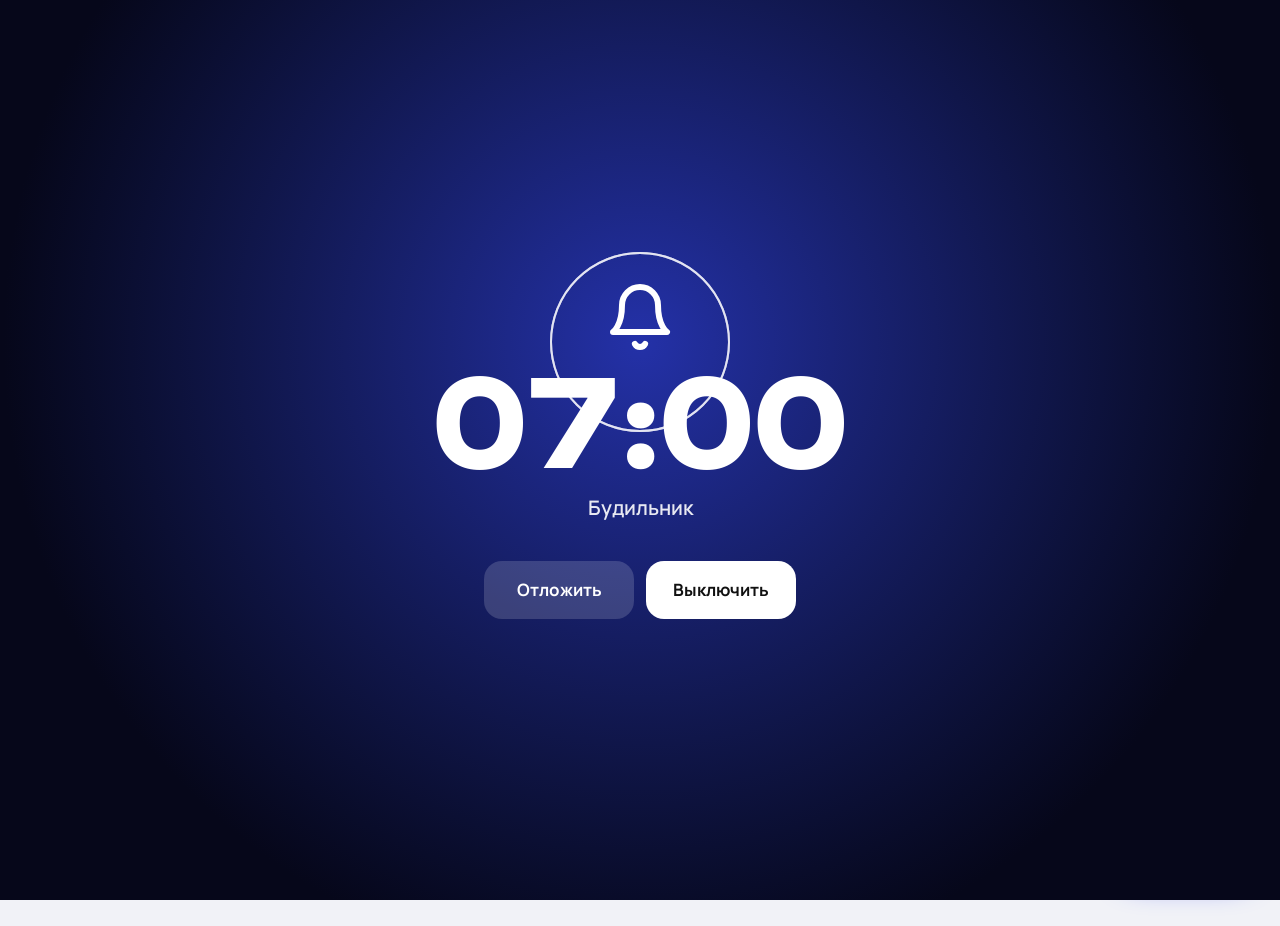
<file: tools/ritm.html>
<title>Планер Ритм</title>
<meta name="claude:viewport-fit-sides" content="cover">
<link rel="preconnect" href="https://fonts.googleapis.com">
<link rel="preconnect" href="https://fonts.gstatic.com" crossorigin>
<link rel="stylesheet" href="https://fonts.googleapis.com/css2?family=Unbounded:wght@500;700&family=Manrope:wght@400;500;600;700&family=JetBrains+Mono:wght@500;700&display=swap">
<style>
/* Layout: day planner — hero date + week strip, then four tabs (plan timeline, tasks, focus timer, stats) in one centered column */
:root{
  --bg:#F1F2F7; --surface:#FFFFFF; --surface-2:#E7E9F2; --ink:#15172C; --muted:#5D6182; --line:#D8DBE8;
  --accent:#3346F0; --accent-ink:#FFFFFF; --accent-soft:#E0E4FE;
  --hot:#D93A40; --hot-soft:#FCE3E4; --warm:#C98306; --warm-soft:#FBEFD6; --calm:#1E9970; --calm-soft:#DAF3EA;
  --sw1:#3346F0; --sw2:#EA6430; --sw3:#16A085; --sw4:#A848D0;
  --shadow:0 1px 2px rgb(21 23 44 / .06),0 8px 24px -12px rgb(21 23 44 / .18);
  --scrim:rgb(10 12 30 / .45);
  --f-display:"Unbounded","Manrope",system-ui,sans-serif;
  --f-body:"Manrope",system-ui,-apple-system,"Segoe UI",Roboto,sans-serif;
  --f-mono:"JetBrains Mono",ui-monospace,"SFMono-Regular",Menlo,monospace;
  --r:16px;
}
@media (prefers-color-scheme:dark){:root:not([data-theme="light"]){
  --bg:#0D0F1E; --surface:#161931; --surface-2:#1F2340; --ink:#ECEEFB; --muted:#9A9EC2; --line:#2A2F50;
  --accent:#8592FF; --accent-ink:#0D0F1E; --accent-soft:#252B5C;
  --hot:#FF6D72; --hot-soft:#3A1D2A; --warm:#F2B640; --warm-soft:#3A2F1A; --calm:#45D19F; --calm-soft:#16362E;
  --sw1:#8592FF; --sw2:#FF8A57; --sw3:#3DD3B0; --sw4:#D17DF2;
  --shadow:0 1px 2px rgb(0 0 0 / .3),0 10px 28px -12px rgb(0 0 0 / .6);
  --scrim:rgb(0 0 0 / .6);
  color-scheme:dark}}
:root[data-theme="dark"]{
  --bg:#0D0F1E; --surface:#161931; --surface-2:#1F2340; --ink:#ECEEFB; --muted:#9A9EC2; --line:#2A2F50;
  --accent:#8592FF; --accent-ink:#0D0F1E; --accent-soft:#252B5C;
  --hot:#FF6D72; --hot-soft:#3A1D2A; --warm:#F2B640; --warm-soft:#3A2F1A; --calm:#45D19F; --calm-soft:#16362E;
  --sw1:#8592FF; --sw2:#FF8A57; --sw3:#3DD3B0; --sw4:#D17DF2;
  --shadow:0 1px 2px rgb(0 0 0 / .3),0 10px 28px -12px rgb(0 0 0 / .6);
  --scrim:rgb(0 0 0 / .6);
  color-scheme:dark}

*{box-sizing:border-box}
body{background:var(--bg);color:var(--ink);font-family:var(--f-body);font-size:15px;line-height:1.5;
  padding-left:max(16px,env(safe-area-inset-left,0px));padding-right:max(16px,env(safe-area-inset-right,0px));
  padding-block:0 120px;-webkit-font-smoothing:antialiased}
body::before{content:"";position:fixed;inset:0 0 auto;height:env(safe-area-inset-top,0px);z-index:10;background:var(--bg)}
button,input,textarea,select{font:inherit;color:inherit}
button{cursor:pointer;background:none;border:0;padding:0}
button:disabled{cursor:not-allowed;opacity:.4}
:focus-visible{outline:2px solid var(--accent);outline-offset:2px;border-radius:8px}
.wrap{max-width:760px;margin:0 auto}
.ico{width:16px;height:16px;flex:none;display:inline-block;vertical-align:-3px}

/* ---------- hero ---------- */
.hero{display:flex;flex-direction:column;gap:6px;padding-block:14px 4px}
.hero-top{display:flex;align-items:center;justify-content:space-between;gap:10px;min-height:40px}
.hero-actions{display:flex;gap:4px;flex:none}
.hero-actions .icon-btn{width:40px;height:40px}
.hero-main{display:flex;align-items:center;justify-content:space-between;gap:14px}
.hero-text{min-width:0}
.greet{font-size:13px;font-weight:600;letter-spacing:.06em;text-transform:uppercase;color:var(--muted);display:flex;gap:8px;align-items:center;min-width:0;white-space:nowrap;overflow:hidden}
.greet #greet{overflow:hidden;text-overflow:ellipsis}
.rel{background:var(--accent-soft);color:var(--accent);padding:2px 8px;border-radius:999px;letter-spacing:.04em}
.icon-btn{width:34px;height:34px;border-radius:50%;display:grid;place-items:center;color:var(--muted);transition:background .2s,color .2s,transform .3s}
.icon-btn:hover{background:var(--surface-2);color:var(--ink)}
#settingsBtn:hover{transform:rotate(60deg)}
.date{font-family:var(--f-display);font-weight:700;font-size:clamp(26px,7.2vw,52px);line-height:1.05;letter-spacing:-.02em;margin:2px 0 4px;white-space:nowrap}
.date .wd{display:block;font-weight:500;font-size:max(14px,.42em);letter-spacing:0;color:var(--muted);margin-top:6px}
.summary{color:var(--muted);margin:4px 0 0;font-size:14px}
.summary b{color:var(--ink)}
.ring{flex:none;position:relative;width:112px;height:112px}
.ring svg{width:100%;height:100%;transform:rotate(-90deg)}
.ring .track{stroke:var(--surface-2)}
.ring .bar{stroke:var(--accent);stroke-linecap:round;transition:stroke-dashoffset 1s cubic-bezier(.2,.8,.2,1)}
.ring-label{position:absolute;inset:0;display:grid;place-content:center;text-align:center}
.ring-label b{font-family:var(--f-display);font-size:22px;font-variant-numeric:tabular-nums}
.ring-label span{font-size:11px;color:var(--muted);letter-spacing:.04em}

/* ---------- week strip ---------- */
.week{display:flex;align-items:center;gap:8px;margin-block:16px 6px}
.week-nav{width:36px;height:36px;border-radius:50%;display:grid;place-items:center;color:var(--muted);flex:none;transition:background .2s,color .2s}
.week-nav:hover{background:var(--surface-2);color:var(--ink)}
.days{flex:1;min-width:0;display:grid;grid-template-columns:repeat(7,1fr);gap:4px}
.day{display:flex;flex-direction:column;align-items:center;gap:2px;padding:8px 0 10px;border-radius:14px;transition:background .25s,color .25s,transform .15s}
.day:hover{background:var(--surface-2)}
.day:active{transform:scale(.94)}
.day small{font-size:11px;text-transform:uppercase;letter-spacing:.06em;color:var(--muted);transition:color .25s}
.day b{font-family:var(--f-mono);font-size:17px;font-variant-numeric:tabular-nums}
.day.today b{color:var(--accent)}
.day .dot{width:5px;height:5px;border-radius:50%;background:transparent}
.day.has .dot{background:var(--muted)}
.day.sel{background:var(--accent);color:var(--accent-ink)}
.day.sel small,.day.sel b{color:var(--accent-ink)}
.day.sel small{opacity:.8}
.day.sel.has .dot{background:var(--accent-ink)}
.week-tools{display:flex;justify-content:space-between;align-items:center;gap:8px 12px;flex-wrap:wrap;margin-bottom:6px}
.month{font-size:13px;color:var(--muted);font-weight:600;display:flex;align-items:center;gap:6px}
.jump{position:relative;display:inline-flex}
.jump input{position:absolute;inset:0;opacity:0;width:100%;cursor:pointer}
.today-btn{font-size:13px;font-weight:600;color:var(--accent);padding:6px 10px;border-radius:999px}
.today-btn:hover{background:var(--accent-soft)}
.sync{font-size:12px;color:var(--muted);display:flex;align-items:center;gap:6px}
.sync i{width:7px;height:7px;border-radius:50%;background:var(--muted)}
.sync[data-s="cloud"] i{background:var(--calm)}
.sync[data-s="saving"] i{background:var(--warm);animation:blink 1s infinite}
.sync[data-s="error"] i{background:var(--hot)}

/* ---------- tabs ---------- */
.tabs{position:sticky;top:env(safe-area-inset-top,0px);z-index:5;background:var(--bg);padding-block:8px;margin-bottom:8px}
.seg{display:grid;grid-template-columns:repeat(5,1fr);background:var(--surface-2);border-radius:16px;padding:4px;position:relative}
.seg-thumb{position:absolute;top:4px;bottom:4px;left:4px;width:calc(20% - 1.6px);border-radius:12px;background:var(--surface);box-shadow:var(--shadow);transform:translateX(calc(var(--ti,0) * 100%));transition:transform .35s cubic-bezier(.3,1.4,.5,1)}
.seg button{position:relative;z-index:1;padding:7px 2px 6px;font-weight:600;font-size:12px;color:var(--muted);transition:color .25s;white-space:nowrap;display:flex;flex-direction:column;align-items:center;gap:2px;min-width:0}
.seg button svg{width:20px;height:20px;transition:transform .3s cubic-bezier(.3,1.6,.5,1)}
.seg button[aria-selected="true"]{color:var(--accent)}
.seg button[aria-selected="true"] svg{transform:scale(1.12)}
.seg .lab{display:block;max-width:100%;overflow:hidden;text-overflow:ellipsis}
.seg .n{position:absolute;top:3px;left:calc(50% + 5px);font-family:var(--f-mono);font-size:10px;font-weight:700;background:var(--accent);color:var(--accent-ink);border-radius:999px;padding:0 5px;line-height:16px;min-width:16px;text-align:center;box-shadow:0 0 0 2px var(--surface-2)}
.seg .n:empty,.seg .n[data-z]{display:none}

/* ---------- quick add ---------- */
.quick-add{display:flex;flex-direction:column;gap:6px;margin-bottom:16px}
.qa-row{display:flex;gap:8px;align-items:center;background:var(--surface);border-radius:14px;padding:5px 5px 5px 14px;box-shadow:var(--shadow);border:1.5px solid transparent;transition:border-color .2s}
.qa-row:focus-within{border-color:var(--accent)}
.qa-row svg{flex:none;color:var(--accent)}
.qa-row input{flex:1;min-width:0;border:0;background:none;padding:9px 0;font-size:16px;outline:none}
.qa-row button{flex:none;width:40px;height:40px;border-radius:11px;background:var(--accent);color:var(--accent-ink);display:grid;place-items:center;transition:transform .15s,opacity .2s}
.qa-row button:disabled{opacity:1;background:var(--surface-2);color:var(--muted)}
.qa-row button:active{transform:scale(.9)}
.qa-prev{font-size:13px;color:var(--muted);display:flex;gap:6px;flex-wrap:wrap;align-items:center;min-height:0}
.qa-prev:empty{display:none}
.qa-prev .tag{animation:fadeIn .25s both}
.qa-hint{font-size:12px;color:var(--muted)}

/* ---------- attachments ---------- */
.atts{display:flex;gap:6px;flex-wrap:wrap}
.att-th{width:64px;height:64px;border-radius:12px;overflow:hidden;position:relative;background:var(--surface-2);flex:none;transition:transform .2s}
.att-th:hover{transform:scale(1.04)}
.att-th img,.att-th video{width:100%;height:100%;object-fit:cover;display:block;pointer-events:none}
.att-th .play-i{position:absolute;inset:0;display:grid;place-items:center;color:#fff;background:rgb(0 0 0 / .25)}
.att-th b{position:absolute;inset:0;display:grid;place-items:center;background:rgb(0 0 0 / .55);color:#fff;font-size:16px}
.att-file{display:inline-flex;align-items:center;gap:6px;max-width:100%;padding:6px 10px;border-radius:10px;background:var(--surface-2);font-size:13px;font-weight:600}
.att-file span{overflow:hidden;text-overflow:ellipsis;white-space:nowrap;min-width:0}
.task.done .att-file{background:var(--surface)}
.ev-atts{padding:4px 0 6px 84px}
.att-edit{display:flex;gap:8px;flex-wrap:wrap}
.att-edit .cell{position:relative;width:76px;height:76px;border-radius:12px;background:var(--surface-2);overflow:hidden;display:grid;place-items:center;text-align:center;font-size:11px;color:var(--muted);padding:4px;animation:pop .35s cubic-bezier(.3,1.5,.5,1) both}
.att-edit .cell img,.att-edit .cell video{position:absolute;inset:0;width:100%;height:100%;object-fit:cover}
.att-edit .cell span{overflow-wrap:anywhere;line-height:1.2;max-height:100%;overflow:hidden}
.att-edit .cell .rm{position:absolute;top:4px;right:4px;width:24px;height:24px;border-radius:50%;background:rgb(0 0 0 / .6);color:#fff;display:grid;place-items:center;z-index:1}
.att-edit .cell.up::after{content:"";position:absolute;inset:0;background:var(--surface-2);opacity:.6}
.att-edit .cell.up i{position:absolute;width:26px;height:26px;border-radius:50%;border:3px solid var(--line);border-top-color:var(--accent);animation:spin .8s linear infinite;z-index:1}
.att-add{position:relative;width:76px;height:76px;border-radius:12px;border:1.5px dashed var(--line);display:grid;place-items:center;color:var(--accent);font-size:11px;font-weight:700;text-align:center;cursor:pointer;transition:border-color .2s,background .2s}
.att-add:hover{border-color:var(--accent);background:var(--accent-soft)}
.att-add input{position:absolute;inset:0;opacity:0;cursor:pointer;width:100%}

/* ---------- lightbox ---------- */
.lb{position:fixed;inset:0;z-index:60;background:rgb(6 7 16 / .92);display:flex;flex-direction:column;opacity:0;transition:opacity .25s;
  padding:env(safe-area-inset-top,0px) env(safe-area-inset-right,0px) env(safe-area-inset-bottom,0px) env(safe-area-inset-left,0px)}
.lb.on{opacity:1}
.lb-top{display:flex;justify-content:space-between;align-items:center;gap:12px;padding:12px 16px;color:#fff}
.lb-top span{font-size:14px;font-weight:600;min-width:0;overflow:hidden;text-overflow:ellipsis;white-space:nowrap}
.lb-top a,.lb-top button{color:#fff;font-weight:700;font-size:14px;padding:8px 12px;border-radius:10px;background:rgb(255 255 255 / .12);text-decoration:none;flex:none}
.lb-stage{flex:1;min-height:0;display:grid;place-items:center;padding:8px 16px 20px;position:relative}
.lb-stage img,.lb-stage video{max-width:100%;max-height:100%;border-radius:12px;animation:zoomIn .35s cubic-bezier(.2,.9,.25,1) both}
.lb-file{color:#fff;text-align:center;display:flex;flex-direction:column;gap:12px;align-items:center;animation:zoomIn .35s both}
.lb-file a{color:#fff;background:var(--accent);padding:12px 20px;border-radius:12px;font-weight:700;text-decoration:none}
.lb-nav{position:absolute;top:50%;transform:translateY(-50%);width:44px;height:44px;border-radius:50%;background:rgb(255 255 255 / .14);color:#fff;display:grid;place-items:center}
.lb-prev{left:max(12px,env(safe-area-inset-left,0px))}.lb-next{right:max(12px,env(safe-area-inset-right,0px))}

/* ---------- notes ---------- */
.notes{columns:2 220px;column-gap:10px}
.note{break-inside:avoid;margin-bottom:10px;width:100%;text-align:left;display:flex;flex-direction:column;gap:6px;padding:14px;border-radius:var(--r);
  background:color-mix(in srgb,var(--c) 13%,var(--surface));box-shadow:var(--shadow);border:1px solid color-mix(in srgb,var(--c) 30%,transparent);transition:transform .2s}
.note:hover{transform:translateY(-2px) rotate(-.3deg)}
.note h4{margin:0;font-size:16px;font-weight:700;overflow-wrap:anywhere;display:flex;gap:6px;align-items:flex-start}
.note h4 svg{color:var(--c);flex:none;margin-top:3px}
.note p{margin:0;font-size:14px;white-space:pre-wrap;overflow-wrap:anywhere;color:var(--ink);display:-webkit-box;-webkit-line-clamp:8;-webkit-box-orient:vertical;overflow:hidden}
.note small{font-size:12px;color:var(--muted)}
.note-wrap{break-inside:avoid;margin-bottom:10px}
.note-wrap .note{margin-bottom:0}
.note-wrap .atts{padding:6px 2px 0}

/* ---------- accent picker ---------- */
.accents{display:grid;grid-template-columns:repeat(auto-fill,minmax(40px,1fr));gap:10px;width:100%}
.accents label{aspect-ratio:1;border-radius:50%;background:var(--c);cursor:pointer;position:relative;transition:transform .2s cubic-bezier(.3,1.6,.5,1),box-shadow .2s;max-width:48px}
.accents label:hover{transform:scale(1.1)}
.accents .radio:checked+label{box-shadow:0 0 0 3px var(--surface),0 0 0 5px var(--c);transform:scale(1.05)}
.accents .radio:checked+label::after{content:"";position:absolute;left:50%;top:45%;width:22%;height:40%;border:solid var(--ck,#fff);border-width:0 3px 3px 0;transform:translate(-50%,-50%) rotate(45deg)}
.custom-col{display:flex;align-items:center;gap:10px;margin-top:10px;font-size:14px;font-weight:600}
.custom-col input{width:44px;height:44px;border:0;padding:0;background:none;cursor:pointer;border-radius:50%}
.set-row.set-col{flex-direction:column;align-items:stretch}
.meter{height:8px;border-radius:4px;background:var(--surface-2);overflow:hidden;margin-top:6px}
.meter b{display:block;height:100%;background:var(--accent);border-radius:4px;transition:width .6s}
@keyframes pop{from{transform:scale(.6);opacity:0}to{transform:none;opacity:1}}
@keyframes spin{to{transform:rotate(360deg)}}
@keyframes zoomIn{from{transform:scale(.9);opacity:0}to{transform:none;opacity:1}}
.panel[hidden]{display:none!important}
.col-head{display:flex;justify-content:space-between;align-items:center;gap:8px 12px;margin-block:8px 14px;flex-wrap:wrap}
.col-head h2{font-family:var(--f-display);font-weight:500;font-size:20px;margin:0;letter-spacing:-.01em}
.sub-head{font-size:12px;font-weight:700;letter-spacing:.08em;text-transform:uppercase;color:var(--muted);margin:22px 0 10px;display:flex;align-items:center;gap:8px}
.sub-head:first-child{margin-top:4px}
.filters{display:flex;gap:6px;flex-wrap:wrap}
.chip-btn{font-size:13px;font-weight:600;padding:5px 11px;border-radius:999px;color:var(--muted);border:1px solid var(--line);transition:all .2s;white-space:nowrap}
.chip-btn:hover{color:var(--ink);border-color:var(--muted)}
.chip-btn[aria-pressed="true"]{background:var(--ink);color:var(--bg);border-color:var(--ink)}
.link-btn{font-size:13px;font-weight:600;color:var(--accent);padding:6px 10px;border-radius:999px;display:inline-flex;gap:6px;align-items:center}
.link-btn:hover{background:var(--accent-soft)}

/* ---------- timeline ---------- */
.tl{list-style:none;margin:0;padding:0;position:relative}
.tl::before{content:"";position:absolute;left:67px;top:10px;bottom:10px;width:2px;background:var(--line);border-radius:2px}
.tl:has(.empty)::before{display:none}
.ev{position:relative}
.ev-body{display:grid;grid-template-columns:52px 32px 1fr;align-items:start;width:100%;text-align:left;padding-block:6px;border-radius:var(--r)}
.ev-time{display:flex;flex-direction:column;align-items:flex-end;font-family:var(--f-mono);font-variant-numeric:tabular-nums;padding-top:14px}
.ev-time b{font-size:15px}
.ev-time small{font-size:12px;color:var(--muted)}
.ev-node{justify-self:center;margin-top:19px;width:14px;height:14px;border-radius:50%;background:var(--surface);border:3px solid var(--c);position:relative;z-index:1;transition:transform .2s}
.ev-main{background:var(--surface);border-radius:var(--r);padding:12px 14px;box-shadow:var(--shadow);min-width:0;display:flex;flex-direction:column;gap:5px;transition:transform .2s;border:1px solid transparent}
.ev-body:hover .ev-main{transform:translateY(-2px)}
.ev-body:hover .ev-node{transform:scale(1.25)}
.ev-title{font-weight:700;font-size:16px;overflow-wrap:anywhere}
.ev-meta{display:flex;gap:6px 10px;align-items:center;flex-wrap:wrap;font-size:13px;color:var(--muted)}
.ev-meta span{display:inline-flex;align-items:center;gap:4px}
.ev-note{font-size:14px;color:var(--muted);overflow-wrap:anywhere;white-space:pre-wrap}
.ev.past .ev-main{opacity:.55;box-shadow:none;background:var(--surface-2)}
.ev.past .ev-node{background:var(--c)}
.ev.live .ev-main{border-color:var(--c)}
.ev.live .ev-node{background:var(--c);animation:pulse 1.8s infinite}
.live-chip{font-size:11px;font-weight:700;letter-spacing:.06em;text-transform:uppercase;color:var(--c)}
.live-chip::before{content:"";width:6px;height:6px;border-radius:50%;background:currentColor;animation:blink 1.2s infinite}
.now{display:grid;grid-template-columns:52px 32px 1fr;align-items:center;padding-block:4px}
.now span{font-family:var(--f-mono);font-size:12px;font-weight:700;color:var(--hot);text-align:right}
.now i{justify-self:center;width:10px;height:10px;border-radius:50%;background:var(--hot);position:relative;z-index:1;box-shadow:0 0 0 4px var(--hot-soft)}
.now em{height:2px;background:var(--hot);border-radius:2px;transform-origin:left;animation:grow .8s .3s cubic-bezier(.2,.8,.2,1) both}

/* ---------- tasks ---------- */
.search{position:relative;margin-bottom:10px}
.search svg{position:absolute;left:12px;top:50%;transform:translateY(-50%);color:var(--muted)}
.search input{padding-left:38px}
.tasks{list-style:none;margin:0;padding:0;display:flex;flex-direction:column;gap:10px}
.task{display:flex;gap:12px;align-items:flex-start;background:var(--surface);border-radius:var(--r);padding:14px;box-shadow:var(--shadow);position:relative;transition:background .3s,box-shadow .3s}
.task.overdue{box-shadow:var(--shadow),inset 0 0 0 1px var(--hot)}
.check{flex:none;width:28px;height:28px;border-radius:50%;margin-top:-1px}
.check svg{width:28px;height:28px;display:block}
.check .c-ring{stroke:var(--muted);transition:stroke .25s}
.check .c-fill{fill:var(--calm);transform-origin:center;transform:scale(0);transition:transform .35s cubic-bezier(.3,1.6,.5,1)}
.check .c-tick{stroke:var(--bg);stroke-dasharray:20;stroke-dashoffset:20;transition:stroke-dashoffset .3s .12s ease-out}
.check:hover .c-ring{stroke:var(--calm)}
.task.done .c-ring{stroke:var(--calm)}
.task.done .c-fill{transform:scale(1)}
.task.done .c-tick{stroke-dashoffset:0}
.task-main{flex:1;min-width:0;display:flex;flex-direction:column;gap:8px}
.task-body{text-align:left;display:flex;flex-direction:column;gap:6px;min-width:0}
.task-title{font-weight:700;font-size:16px;overflow-wrap:anywhere;width:fit-content;max-width:100%;
  background:linear-gradient(currentColor,currentColor) no-repeat 0 55%/0 2px;transition:background-size .35s ease,color .3s}
.task.done .task-title{background-size:100% 2px;color:var(--muted)}
.task.done{background:var(--surface-2);box-shadow:none}
.task-note{font-size:14px;color:var(--muted);overflow-wrap:anywhere;white-space:pre-wrap}
.tags{display:flex;gap:6px;flex-wrap:wrap}
.tag{font-size:12px;font-weight:700;padding:2px 9px;border-radius:999px;background:var(--surface-2);color:var(--muted);display:inline-flex;align-items:center;gap:4px}
.task.done .tag{background:var(--surface)}
.tag.p1{background:var(--hot-soft);color:var(--hot)}
.tag.p2{background:var(--warm-soft);color:var(--warm)}
.tag.p3{background:var(--calm-soft);color:var(--calm)}
.tag.late{background:var(--hot);color:#fff}
.tag.soon{background:var(--accent-soft);color:var(--accent)}
.tag .ico{width:12px;height:12px;vertical-align:0}
.subs{list-style:none;margin:0;padding:0;display:flex;flex-direction:column;gap:2px}
.sub{display:flex;gap:8px;align-items:center;font-size:14px;padding:3px 0;text-align:left;width:100%}
.sub i{width:18px;height:18px;border-radius:6px;border:2px solid var(--muted);flex:none;display:grid;place-items:center;transition:all .2s}
.sub i svg{width:12px;height:12px;stroke:var(--bg);opacity:0;transform:scale(.4);transition:all .2s}
.sub.d i{background:var(--calm);border-color:var(--calm)}
.sub.d i svg{opacity:1;transform:none}
.sub.d span{color:var(--muted);text-decoration:line-through}
.sub span{min-width:0;overflow-wrap:anywhere}
.mini-bar{height:4px;border-radius:2px;background:var(--surface-2);overflow:hidden}
.task.done .mini-bar{background:var(--surface)}
.mini-bar b{display:block;height:100%;background:var(--calm);border-radius:2px;transition:width .4s cubic-bezier(.2,.8,.2,1)}
.clear-done{font-size:13px;font-weight:600;color:var(--muted);margin-top:14px;padding:6px 10px;border-radius:999px}
.clear-done:hover{color:var(--hot);background:var(--hot-soft)}
.clear-done.armed{color:#fff;background:var(--hot)}

/* ---------- empty ---------- */
.empty{border:1.5px dashed var(--line);border-radius:var(--r);padding:26px 20px;text-align:center;color:var(--muted);display:flex;flex-direction:column;gap:8px;align-items:center}
.empty strong{font-family:var(--f-display);font-weight:500;color:var(--ink);font-size:16px}
.empty p{margin:0;max-width:36ch}
.act-btn{margin-top:4px;display:inline-flex;align-items:center;gap:8px;font-weight:700;font-size:15px;padding:11px 18px;border-radius:14px;background:var(--accent);color:var(--accent-ink);transition:transform .15s}
.act-btn:active{transform:scale(.96)}
.act-btn.soft{background:var(--accent-soft);color:var(--accent)}
.qa-ex{display:flex;gap:6px;flex-wrap:wrap;align-items:center;font-size:13px;color:var(--muted);animation:fadeIn .25s both}
.qa-ex button{font-size:13px;font-weight:600;padding:5px 10px;border-radius:999px;background:var(--surface);color:var(--ink);border:1px solid var(--line)}
.grp{border-bottom:1px solid var(--line)}
.grp>summary{list-style:none;display:flex;align-items:center;justify-content:space-between;gap:12px;padding:14px 2px;cursor:pointer}
.grp>summary::-webkit-details-marker{display:none}
.grp>summary span{display:flex;flex-direction:column;min-width:0}
.grp>summary b{font-size:16px}
.grp>summary small{font-size:13px;color:var(--muted)}
.grp>summary .chev{flex:none;color:var(--muted);transition:transform .25s}
.grp[open]>summary .chev{transform:rotate(180deg)}
.grp-body{padding-bottom:8px}
.grp-body .set-row:last-child{border-bottom:0}
.help-list{margin:0;padding:0;list-style:none;display:flex;flex-direction:column;gap:14px}
.help-list li{display:grid;grid-template-columns:40px 1fr;gap:12px;align-items:start}
.help-list i{width:40px;height:40px;border-radius:12px;background:var(--accent-soft);color:var(--accent);display:grid;place-items:center;font-style:normal;font-weight:800;font-family:var(--f-display)}
.help-list b{display:block;font-size:15px}
.help-list span{font-size:14px;color:var(--muted)}

/* ---------- focus ---------- */
.focus{display:flex;flex-direction:column;align-items:center;gap:18px;padding-block:6px 10px}
.modes{display:flex;gap:6px;flex-wrap:wrap;justify-content:center}
.timer{position:relative;width:min(280px,78vw);aspect-ratio:1;max-width:100%}
.timer svg{width:100%;height:100%;transform:rotate(-90deg)}
.timer .track{stroke:var(--surface-2)}
.timer .bar{stroke:var(--accent);stroke-linecap:round;transition:stroke-dashoffset .3s linear,stroke .4s}
.focus[data-mode="short"] .timer .bar,.focus[data-mode="long"] .timer .bar{stroke:var(--calm)}
.timer-label{position:absolute;inset:0;display:grid;place-content:center;text-align:center;gap:4px}
.timer-label b{font-family:var(--f-mono);font-weight:700;font-size:clamp(44px,13vw,60px);font-variant-numeric:tabular-nums;letter-spacing:-.02em;line-height:1}
.timer-label span{font-size:13px;color:var(--muted);font-weight:600;letter-spacing:.06em;text-transform:uppercase}
.focus.running .timer{animation:breathe 4s ease-in-out infinite}
.dur{display:flex;align-items:center;gap:12px;font-size:14px;color:var(--muted)}
.dur b{font-family:var(--f-mono);color:var(--ink);min-width:6ch;text-align:center}
.round-btn{width:36px;height:36px;border-radius:50%;background:var(--surface-2);font-weight:700;font-size:18px;transition:transform .15s}
.round-btn:active{transform:scale(.9)}
.focus-actions{display:flex;gap:10px;align-items:center}
.play{width:72px;height:72px;border-radius:50%;background:var(--accent);color:var(--accent-ink);display:grid;place-items:center;box-shadow:0 10px 30px -8px var(--accent);transition:transform .2s cubic-bezier(.3,1.6,.5,1)}
.play:hover{transform:scale(1.06)}
.play:active{transform:scale(.94)}
.focus-task{width:min(100%,420px)}
.focus-stat{font-size:14px;color:var(--muted);text-align:center}
.focus-stat b{color:var(--ink)}

/* ---------- stats ---------- */
.stat-grid{display:grid;grid-template-columns:repeat(auto-fit,minmax(150px,1fr));gap:10px}
.stat{background:var(--surface);border-radius:var(--r);padding:14px 16px;box-shadow:var(--shadow);display:flex;flex-direction:column;gap:2px}
.stat b{font-family:var(--f-display);font-size:28px;font-weight:700;font-variant-numeric:tabular-nums;line-height:1.2}
.stat span{font-size:13px;color:var(--muted)}
.stat.hot b{color:var(--hot)}
.chart{background:var(--surface);border-radius:var(--r);padding:16px 16px 12px;box-shadow:var(--shadow)}
.bars{display:grid;grid-template-columns:repeat(7,1fr);gap:8px;align-items:end;height:140px;
  background:repeating-linear-gradient(to top,var(--line) 0 1px,transparent 1px 35px)}
.bar-col{display:flex;flex-direction:column;align-items:center;justify-content:flex-end;height:100%;gap:4px;min-width:0}
.bar-col em{font-style:normal;font-family:var(--f-mono);font-size:12px;font-weight:700;color:var(--ink)}
.bar-col i{width:100%;max-width:34px;border-radius:8px 8px 3px 3px;background:var(--accent);transform-origin:bottom;animation:growY .7s calc(var(--i)*60ms) cubic-bezier(.2,.8,.2,1) both;min-height:3px}
.bar-col.zero i{background:var(--surface-2)}
.bar-col.zero em{color:var(--muted)}
.bars.focus-bars .bar-col i{background:var(--calm)}
.bars .bar-col.zero i{background:var(--surface-2)}
.bar-days{display:grid;grid-template-columns:repeat(7,1fr);gap:8px;margin-top:8px;text-align:center;font-size:12px;color:var(--muted);text-transform:uppercase;letter-spacing:.05em}
.bar-days .t{color:var(--accent);font-weight:700}
.upcoming{list-style:none;margin:0;padding:0;display:flex;flex-direction:column;gap:6px}
.upcoming li{display:flex;justify-content:space-between;gap:12px;background:var(--surface);padding:10px 14px;border-radius:12px;font-size:14px}
.upcoming li span:first-child{font-weight:600;min-width:0;overflow-wrap:anywhere}
.upcoming li span:last-child{color:var(--muted);flex:none;font-family:var(--f-mono);font-size:13px}

/* ---------- FAB ---------- */
.fab{position:fixed;z-index:20;right:max(20px,calc(16px + env(safe-area-inset-right,0px)));bottom:calc(22px + env(safe-area-inset-bottom,0px));
  height:60px;padding:0 24px 0 20px;border-radius:30px;background:var(--accent);color:var(--accent-ink);font-weight:700;font-size:16px;
  display:flex;align-items:center;gap:8px;box-shadow:0 10px 30px -8px var(--accent);transition:transform .2s cubic-bezier(.3,1.6,.5,1)}
.fab:hover{transform:translateY(-3px) scale(1.03)}
.fab:active{transform:scale(.95)}
.fab svg{transition:transform .3s}
.fab:hover svg{transform:rotate(90deg)}

/* ---------- sheet ---------- */
.scrim{position:fixed;inset:0;z-index:30;background:var(--scrim);opacity:0;transition:opacity .3s}
.scrim.on{opacity:1}
.sheet{position:fixed;z-index:31;left:0;right:0;bottom:0;max-height:92vh;overflow-y:auto;overscroll-behavior:contain;background:var(--surface);border-radius:24px 24px 0 0;
  padding-top:10px;padding-bottom:calc(20px + env(safe-area-inset-bottom,0px));
  padding-left:max(20px,env(safe-area-inset-left,0px));padding-right:max(20px,env(safe-area-inset-right,0px));
  transform:translateY(105%);transition:transform .42s cubic-bezier(.2,.9,.25,1);box-shadow:0 -10px 40px -10px rgb(0 0 0 / .3)}
.sheet.on{transform:none}
@media (min-width:640px){
  .sheet{left:50%;right:auto;bottom:auto;top:50%;width:min(540px,calc(100vw - 32px));border-radius:24px;padding-bottom:22px;max-height:88vh;
    transform:translate(-50%,-46%) scale(.96);opacity:0;transition:transform .35s cubic-bezier(.2,.9,.25,1),opacity .25s}
  .sheet.on{transform:translate(-50%,-50%);opacity:1}
  .grab{display:none}
}
.grab{width:40px;height:5px;border-radius:3px;background:var(--line);margin:0 auto 12px}
.sheet h3{font-family:var(--f-display);font-weight:500;font-size:20px;margin:4px 0 16px}
.form{display:flex;flex-direction:column;gap:16px}
.field{display:flex;flex-direction:column;gap:6px;min-width:0}
.field>label,.lbl{font-size:12px;font-weight:700;letter-spacing:.06em;text-transform:uppercase;color:var(--muted)}
.inp{width:100%;background:var(--surface-2);border:1.5px solid transparent;border-radius:12px;padding:12px 14px;font-size:16px;transition:border-color .2s,background .2s;min-width:0}
.inp:focus{outline:none;border-color:var(--accent);background:var(--surface)}
textarea.inp{resize:vertical;min-height:64px}
input[type=time].inp,input[type=date].inp{font-family:var(--f-mono)}
select.inp{appearance:none;background-image:linear-gradient(45deg,transparent 50%,var(--muted) 50%),linear-gradient(135deg,var(--muted) 50%,transparent 50%);background-position:calc(100% - 20px) 55%,calc(100% - 15px) 55%;background-size:5px 5px;background-repeat:no-repeat;padding-right:36px}
.row{display:grid;grid-template-columns:repeat(auto-fit,minmax(120px,1fr));gap:10px}
.pill-seg{display:grid;grid-auto-flow:column;grid-auto-columns:1fr;gap:6px;background:var(--surface-2);padding:4px;border-radius:14px}
.radio{position:absolute;opacity:0;pointer-events:none;width:1px;height:1px}
.pill-seg label{text-align:center;padding:9px 4px;border-radius:10px;font-weight:700;font-size:14px;color:var(--muted);cursor:pointer;transition:all .2s}
.pill-seg .radio:checked+label{background:var(--surface);color:var(--ink);box-shadow:var(--shadow)}
.radio:focus-visible+label{outline:2px solid var(--accent);outline-offset:2px}
.wdays{display:grid;grid-template-columns:repeat(7,1fr);gap:6px}
.wdays label{text-align:center;padding:9px 0;border-radius:10px;font-weight:700;font-size:13px;text-transform:uppercase;border:1.5px solid var(--line);color:var(--muted);cursor:pointer;transition:all .2s}
.wdays .radio:checked+label{background:var(--accent);border-color:var(--accent);color:var(--accent-ink);transform:translateY(-2px)}
.quick{display:flex;gap:6px;flex-wrap:wrap}
.prio{display:flex;gap:8px;flex-wrap:wrap}
.prio label{padding:8px 14px;border-radius:999px;font-weight:700;font-size:14px;cursor:pointer;border:1.5px solid var(--line);color:var(--muted);transition:all .2s}
#f-p1:checked+label{background:var(--hot-soft);color:var(--hot);border-color:var(--hot)}
#f-p2:checked+label{background:var(--warm-soft);color:var(--warm);border-color:var(--warm)}
#f-p3:checked+label{background:var(--calm-soft);color:var(--calm);border-color:var(--calm)}
.swatches{display:flex;gap:10px}
.swatches label{width:34px;height:34px;border-radius:50%;background:var(--c);cursor:pointer;transition:transform .2s,box-shadow .2s}
.swatches .radio:checked+label{transform:scale(1.08);box-shadow:0 0 0 3px var(--surface),0 0 0 5px var(--c)}
.sub-edit{list-style:none;margin:0;padding:0;display:flex;flex-direction:column;gap:6px}
.sub-edit li{display:flex;gap:8px;align-items:center;background:var(--surface-2);border-radius:10px;padding:6px 6px 6px 12px;font-size:15px}
.sub-edit li span{flex:1;min-width:0;overflow-wrap:anywhere}
.sub-edit li button{width:30px;height:30px;border-radius:8px;color:var(--muted);display:grid;place-items:center}
.sub-edit li button:hover{color:var(--hot);background:var(--hot-soft)}
.sub-add{display:flex;gap:8px}
.sub-add .inp{flex:1}
.sub-add button{flex:none;padding:0 16px;border-radius:12px;background:var(--accent-soft);color:var(--accent);font-weight:700}
.hint{font-size:13px;color:var(--muted);margin:0}
.err{color:var(--hot);font-size:14px;font-weight:600;margin:0}
.err:empty{display:none}
.actions{display:flex;gap:10px;align-items:center;flex-wrap:wrap;margin-top:4px}
.btn{padding:13px 22px;border-radius:14px;font-weight:700;font-size:15px;transition:transform .15s,background .2s}
.btn:active{transform:scale(.96)}
.btn.primary{background:var(--accent);color:var(--accent-ink);flex:1}
.btn.plain{background:var(--surface-2)}
.btn.danger{color:var(--hot);padding-inline:12px}
.btn.danger.armed,.btn.danger.solid{background:var(--hot);color:#fff}
.del-row{display:flex;gap:8px;flex-wrap:wrap;align-items:center;border-top:1px solid var(--line);padding-top:12px}
.del-row p{flex-basis:100%;margin:0;font-size:14px;color:var(--muted)}
.shake{animation:shake .4s}
.set-row{display:flex;justify-content:space-between;align-items:center;gap:12px;padding-block:12px;border-bottom:1px solid var(--line);flex-wrap:wrap}
.set-row:last-child{border-bottom:0}
.set-row div{min-width:0}
.set-row b{display:block;font-size:15px}
.set-row small{color:var(--muted);font-size:13px}
.switch{width:50px;height:30px;border-radius:15px;background:var(--line);position:relative;transition:background .25s;flex:none}
.switch::after{content:"";position:absolute;top:3px;left:3px;width:24px;height:24px;border-radius:50%;background:#fff;box-shadow:0 1px 3px rgb(0 0 0 / .3);transition:transform .3s cubic-bezier(.3,1.5,.5,1)}
.switch[aria-checked="true"]{background:var(--calm)}
.switch[aria-checked="true"]::after{transform:translateX(20px)}
.file-btn{position:relative;overflow:hidden}
.file-btn input{position:absolute;inset:0;opacity:0;cursor:pointer}

/* ---------- toast & alerts ---------- */
.toast{position:fixed;z-index:40;left:50%;bottom:calc(96px + env(safe-area-inset-bottom,0px));transform:translate(-50%,20px);opacity:0;pointer-events:none;
  background:var(--ink);color:var(--bg);padding:11px 12px 11px 18px;border-radius:14px;font-weight:600;font-size:14px;display:flex;gap:12px;align-items:center;
  transition:transform .35s cubic-bezier(.3,1.4,.5,1),opacity .25s;max-width:calc(100vw - 32px)}
.toast.on{transform:translate(-50%,0);opacity:1;pointer-events:auto}
.toast button{color:var(--accent-soft);font-weight:700;padding:4px 8px;border-radius:8px;flex:none}
.toast button:empty{display:none}
.alerts{position:fixed;z-index:45;top:calc(12px + env(safe-area-inset-top,0px));left:50%;transform:translateX(-50%);width:min(440px,calc(100vw - 24px));display:flex;flex-direction:column;gap:8px;pointer-events:none}
.alert{pointer-events:auto;background:var(--surface);border-radius:18px;padding:14px;box-shadow:0 20px 50px -12px rgb(0 0 0 / .45),0 0 0 1px var(--line);display:grid;grid-template-columns:40px 1fr;gap:4px 12px;animation:drop .5s cubic-bezier(.3,1.4,.5,1) both}
.alert.out{animation:lift .3s ease-in both}
.bell{width:40px;height:40px;border-radius:12px;background:var(--accent-soft);color:var(--accent);display:grid;place-items:center;grid-row:span 2}
.bell svg{animation:ring 1s ease-in-out 2}
.alert b{font-size:16px;overflow-wrap:anywhere}
.alert small{color:var(--muted);font-size:13px}
.alert-actions{grid-column:1/-1;display:flex;gap:6px;flex-wrap:wrap;margin-top:8px}
.alert-actions button{flex:1;padding:9px 10px;border-radius:10px;font-weight:700;font-size:14px;background:var(--surface-2);white-space:nowrap}
.alert-actions button.main{background:var(--accent);color:var(--accent-ink)}

/* ---------- motion ---------- */
.enter{animation:rise .55s calc(var(--i,0) * 55ms) cubic-bezier(.2,.8,.2,1) both}
.load-1{animation:rise .7s .05s cubic-bezier(.2,.8,.2,1) both}
.load-2{animation:rise .7s .15s cubic-bezier(.2,.8,.2,1) both}
.load-3{animation:rise .7s .25s cubic-bezier(.2,.8,.2,1) both}
.panel-in{animation:fadeIn .35s cubic-bezier(.2,.8,.2,1) both}
.spark{position:fixed;width:7px;height:7px;border-radius:50%;pointer-events:none;z-index:50}
@keyframes rise{from{opacity:.001;transform:translateY(14px)}to{opacity:1;transform:none}}
@keyframes fadeIn{from{opacity:.001;transform:translateY(8px)}to{opacity:1;transform:none}}
@keyframes grow{from{transform:scaleX(0)}to{transform:scaleX(1)}}
@keyframes growY{from{transform:scaleY(0)}to{transform:scaleY(1)}}
@keyframes blink{50%{opacity:.25}}
@keyframes pulse{0%{box-shadow:0 0 0 0 color-mix(in srgb,var(--c) 50%,transparent)}100%{box-shadow:0 0 0 10px transparent}}
@keyframes shake{20%,60%{transform:translateX(-6px)}40%,80%{transform:translateX(6px)}}
@keyframes breathe{50%{transform:scale(1.02)}}
@keyframes drop{from{opacity:0;transform:translateY(-30px) scale(.95)}to{opacity:1;transform:none}}
@keyframes lift{to{opacity:0;transform:translateY(-20px) scale(.97)}}
@keyframes ring{0%,100%{transform:rotate(0)}15%{transform:rotate(18deg)}30%{transform:rotate(-16deg)}45%{transform:rotate(12deg)}60%{transform:rotate(-8deg)}75%{transform:rotate(4deg)}}
@media (prefers-reduced-motion:reduce){*,*::before,*::after{animation-duration:.01ms!important;animation-delay:0s!important;animation-iteration-count:1!important;transition-duration:.01ms!important}}

/* ---------- decor & looks ---------- */
.decor{position:fixed;inset:0;z-index:0;pointer-events:none;width:100%;height:100%}
.wrap{position:relative;z-index:1}
#decorBg[data-d="dots"]{background-image:radial-gradient(color-mix(in srgb,var(--accent) 26%,transparent) 1.4px,transparent 1.7px);background-size:22px 22px}
#decorBg[data-d="grid"]{background-image:linear-gradient(color-mix(in srgb,var(--accent) 11%,transparent) 1px,transparent 1px),linear-gradient(90deg,color-mix(in srgb,var(--accent) 11%,transparent) 1px,transparent 1px);background-size:32px 32px}
#decorBg[data-d="waves"]{background-image:radial-gradient(circle at 50% 120%,transparent 38%,color-mix(in srgb,var(--accent) 12%,transparent) 39%,transparent 41%);background-size:60px 30px}
#decorBg[data-d="aura"]{overflow:hidden}
#decorBg[data-d="aura"]::before,#decorBg[data-d="aura"]::after{content:"";position:absolute;width:70vmax;height:70vmax;border-radius:50%;filter:blur(60px);opacity:.35;animation:drift 18s ease-in-out infinite alternate}
#decorBg[data-d="aura"]::before{background:var(--accent);top:-30vmax;left:-20vmax}
#decorBg[data-d="aura"]::after{background:var(--sw2);bottom:-35vmax;right:-25vmax;animation-delay:-9s;opacity:.22}
@keyframes drift{to{transform:translate(12vmax,10vmax) scale(1.15)}}
:root[data-cards="outline"] :is(.task,.ev-main,.stat,.chart,.qa-row,.upcoming li,.al-item){box-shadow:none;border:1.5px solid var(--line)}
:root[data-cards="glass"] :is(.task,.ev-main,.stat,.chart,.qa-row,.upcoming li,.al-item,.note){background:color-mix(in srgb,var(--surface) 58%,transparent);-webkit-backdrop-filter:blur(16px) saturate(1.5);backdrop-filter:blur(16px) saturate(1.5);border:1px solid color-mix(in srgb,var(--ink) 9%,transparent)}
:root[data-cards="glass"] .task.done{background:color-mix(in srgb,var(--surface-2) 55%,transparent)}
:root[data-cards="glass"] .tabs,:root[data-cards="glass"] body::before{background:color-mix(in srgb,var(--bg) 70%,transparent);-webkit-backdrop-filter:blur(14px);backdrop-filter:blur(14px)}
:root[data-round="sharp"]{--r:6px}
:root[data-round="sharp"] :is(.chip-btn,.btn,.inp,.tag,.seg,.seg-thumb,.fab,.qa-row,.qa-row button,.att-th,.day,.pill-seg,.pill-seg label,.today-btn,.link-btn,.alert,.toast,.play,.round-btn,.note){border-radius:6px}
:root[data-round="sharp"] .sheet{border-radius:10px 10px 0 0}
:root[data-round="round"]{--r:26px}
:root[data-round="round"] :is(.btn,.inp,.qa-row,.alert,.toast,.pill-seg,.seg){border-radius:24px}
:root[data-round="round"] :is(.pill-seg label,.seg-thumb,.qa-row button){border-radius:20px}
:root[data-size="large"] .wrap{zoom:1.1}
:root[data-size="xl"] .wrap{zoom:1.22}
:root[data-font="pixel"] .date{font-size:clamp(22px,5.4vw,40px);line-height:1.35}
:root[data-font="pixel"] :is(.col-head h2,.sheet h3){font-size:14px;line-height:1.5}
:root[data-font="caveat"] .date,:root[data-font="pacifico"] .date{letter-spacing:0}
:root[data-calm] *,:root[data-calm] *::before,:root[data-calm] *::after{animation-duration:.01ms!important;animation-delay:0s!important;animation-iteration-count:1!important;transition-duration:.01ms!important}
.opt-grid{display:flex;gap:8px;flex-wrap:wrap}
.opt-grid button{padding:8px 14px;border-radius:12px;border:1.5px solid var(--line);font-weight:600;font-size:14px;color:var(--muted);transition:all .2s;display:inline-flex;align-items:center;gap:8px}
.opt-grid button:hover{border-color:var(--muted);color:var(--ink)}
.opt-grid button[aria-pressed="true"]{border-color:var(--accent);color:var(--accent);background:var(--accent-soft)}
.opt-grid .sw{width:22px;height:22px;border-radius:6px;border:1px solid var(--line);flex:none;background-color:var(--bg)}
.sheet .sub-head{margin:20px 0 2px;color:var(--accent)}
.sheet .sub-head:first-of-type{margin-top:0}
.sky{width:22px;height:22px;flex:none;display:inline-grid;place-items:center}
.sky svg{width:22px;height:22px;overflow:visible}
.sky .sun{transform-origin:12px 12px;animation:spin 24s linear infinite}
.sky .tw{animation:blink 2.4s ease-in-out infinite}
.sky .tw:nth-child(3){animation-delay:-1.2s}
.confetti{position:fixed;top:-12px;width:9px;height:14px;border-radius:2px;pointer-events:none;z-index:55}

#decorBg[data-d="stripes"]{background-image:repeating-linear-gradient(-45deg,color-mix(in srgb,var(--accent) 7%,transparent) 0 14px,transparent 14px 28px)}
#decorBg[data-d="paper"]{background-image:url("data:image/svg+xml,%3Csvg xmlns='http://www.w3.org/2000/svg' width='160' height='160'%3E%3Cfilter id='n'%3E%3CfeTurbulence type='fractalNoise' baseFrequency='.85' numOctaves='3' stitchTiles='stitch'/%3E%3CfeColorMatrix values='0 0 0 0 .5 0 0 0 0 .5 0 0 0 0 .5 0 0 0 .09 0'/%3E%3C/filter%3E%3Crect width='160' height='160' filter='url(%23n)'/%3E%3C/svg%3E")}
#decorBg[data-d="sunset"]{background:linear-gradient(180deg,transparent 30%,color-mix(in srgb,var(--sw2) 18%,transparent) 70%,color-mix(in srgb,var(--sw4) 22%,transparent))}
#decorBg[data-d="mesh"]{background:radial-gradient(at 15% 20%,color-mix(in srgb,var(--accent) 22%,transparent),transparent 45%),radial-gradient(at 85% 30%,color-mix(in srgb,var(--sw4) 18%,transparent),transparent 45%),radial-gradient(at 50% 90%,color-mix(in srgb,var(--sw3) 18%,transparent),transparent 50%);background-size:160% 160%;animation:meshMove 20s ease-in-out infinite alternate}
@keyframes meshMove{to{background-position:100% 100%}}
.ripple{position:fixed;width:90px;height:90px;border-radius:50%;border:2px solid var(--accent);pointer-events:none;z-index:90}
:root[data-shimmer] .date{background:linear-gradient(90deg,var(--ink) 0%,var(--accent) 30%,var(--sw2) 50%,var(--sw4) 70%,var(--ink) 100%) 0 0/300% 100%;-webkit-background-clip:text;background-clip:text;-webkit-text-fill-color:transparent;animation:shim 8s linear infinite}
:root[data-shimmer] .date .wd{-webkit-text-fill-color:var(--muted)}
@keyframes shim{to{background-position:300% 0}}
.amb{background:var(--surface);border-radius:var(--r);padding:14px 16px;box-shadow:var(--shadow);margin-bottom:18px;display:flex;flex-direction:column;gap:10px}
.amb-head{display:flex;justify-content:space-between;align-items:center;gap:10px;font-weight:700}
.amb-head small{color:var(--muted);font-weight:600}
.amb .opt-grid button[aria-pressed="true"]::before{content:"";width:8px;height:8px;border-radius:50%;background:currentColor;animation:blink 1.2s infinite}
.vol{display:flex;align-items:center;gap:10px;font-size:13px;color:var(--muted)}
.vol input{flex:1;accent-color:var(--accent);min-width:0}
/* ---------- clock tab ---------- */
.clock-seg{margin-bottom:18px;max-width:420px}
.next-al{text-align:center;padding-block:4px 18px}
.next-al b{display:block;font-family:var(--f-display);font-size:clamp(40px,12vw,64px);font-weight:700;letter-spacing:-.02em;line-height:1.05;font-variant-numeric:tabular-nums}
.next-al span{color:var(--muted);font-size:14px}
.al-list{display:flex;flex-direction:column;gap:10px}
.al-item{display:flex;align-items:center;gap:14px;background:var(--surface);border-radius:var(--r);padding:14px 16px;box-shadow:var(--shadow);transition:opacity .3s}
.al-item.off{opacity:.55}
.al-main{flex:1;min-width:0;text-align:left;display:flex;flex-direction:column;gap:2px}
.al-main b{font-family:var(--f-display);font-size:32px;font-weight:700;line-height:1.1;font-variant-numeric:tabular-nums}
.al-main span{font-size:13px;color:var(--muted);overflow-wrap:anywhere}
.al-tools{display:flex;gap:8px;flex-wrap:wrap;justify-content:space-between;margin-top:14px}
.al-note{margin-top:14px;text-align:center}
.wheels{position:relative;display:flex;justify-content:center;align-items:center;gap:6px;height:168px;background:var(--surface-2);border-radius:20px;overflow:hidden;user-select:none}
.wheel{height:168px;width:96px;overflow-y:scroll;scroll-snap-type:y mandatory;scrollbar-width:none;position:relative;z-index:1;outline:none;
  -webkit-mask-image:linear-gradient(transparent,#000 30%,#000 70%,transparent);mask-image:linear-gradient(transparent,#000 30%,#000 70%,transparent)}
.wheel::-webkit-scrollbar{display:none}
.wheel div{height:56px;display:grid;place-items:center;scroll-snap-align:center;font-family:var(--f-display);font-weight:700;font-size:40px;color:var(--muted);font-variant-numeric:tabular-nums;transition:color .15s,transform .15s;cursor:pointer}
.wheel div.sel{color:var(--ink);transform:scale(1.08)}
.wheel div.pad{pointer-events:none}
.wheel:focus-visible{box-shadow:inset 0 0 0 2px var(--accent);border-radius:14px}
.wheel-colon{font-family:var(--f-display);font-size:40px;position:relative;z-index:1;margin-top:-6px}
.wheel-hl{position:absolute;left:12px;right:12px;top:56px;height:56px;border-radius:14px;background:var(--surface);box-shadow:var(--shadow)}
.sound-row{display:flex;gap:8px;align-items:center}
.sound-row .inp{flex:1}
.sound-row .round-btn{width:48px;height:48px;flex:none;display:grid;place-items:center;background:var(--accent-soft);color:var(--accent)}
.al-until{margin:-4px 0 0;text-align:center;font-weight:600;color:var(--accent);font-size:15px;min-height:22px}
.nap{display:flex;gap:6px;flex-wrap:wrap;align-items:center;justify-content:center;margin-top:14px;font-size:13px;color:var(--muted)}
.al-empty{display:flex;flex-direction:column;align-items:center;gap:10px;text-align:center;padding:22px 16px;border:1.5px dashed var(--line);border-radius:var(--r)}
.al-empty .big-bell{width:64px;height:64px;border-radius:20px;background:var(--accent-soft);color:var(--accent);display:grid;place-items:center}
.al-empty strong{font-family:var(--f-display);font-weight:500;font-size:18px}
.al-empty p{margin:0;color:var(--muted);max-width:32ch}

/* ---------- ringing ---------- */
.ring-ov{position:fixed;inset:0;z-index:80;display:flex;flex-direction:column;align-items:center;justify-content:center;gap:10px;color:#fff;text-align:center;
  background:radial-gradient(circle at 50% 38%,color-mix(in srgb,var(--accent) 70%,#000),#06071a 75%);
  padding:calc(24px + env(safe-area-inset-top,0px)) max(24px,env(safe-area-inset-right,0px)) calc(24px + env(safe-area-inset-bottom,0px)) max(24px,env(safe-area-inset-left,0px));animation:fadeIn .4s both}
.ring-waves{position:absolute;left:50%;top:38%;width:0;height:0}
.ring-waves i{position:absolute;left:-90px;top:-90px;width:180px;height:180px;border-radius:50%;border:2px solid rgb(255 255 255 / .5);animation:wave 2.4s ease-out infinite}
.ring-waves i:nth-child(2){animation-delay:.8s}.ring-waves i:nth-child(3){animation-delay:1.6s}
@keyframes wave{from{transform:scale(.4);opacity:1}to{transform:scale(2.6);opacity:0}}
.ring-bell{animation:ring 1s ease-in-out infinite;position:relative}
.ring-time{font-family:var(--f-display);font-size:clamp(64px,22vw,120px);line-height:1;font-weight:700;position:relative;font-variant-numeric:tabular-nums}
.ringing-label{font-size:20px;font-weight:600;position:relative;opacity:.9;max-width:30ch}
.ring-tap{font-size:14px;background:rgb(255 255 255 / .15);padding:8px 14px;border-radius:999px;position:relative;animation:blink 1.4s infinite}
.ring-actions{display:flex;gap:12px;margin-top:28px;position:relative;flex-wrap:wrap;justify-content:center}
.ring-actions button{min-width:150px;padding:16px 22px;border-radius:18px;font-weight:700;font-size:17px;background:rgb(255 255 255 / .16);color:#fff;transition:transform .15s}
.ring-actions button:active{transform:scale(.95)}
.ring-actions .stop{background:#fff;color:#111}
.night{position:fixed;inset:0;z-index:75;background:#000;color:var(--accent);overflow:hidden}
.night-box{position:absolute;left:50%;top:45%;transform:translate(-50%,-50%);display:flex;flex-direction:column;align-items:center;gap:6px;transition:left 8s ease,top 8s ease;text-align:center}
.night-box b{font-family:var(--f-display);font-size:clamp(72px,24vw,180px);font-weight:700;line-height:1;opacity:.85;font-variant-numeric:tabular-nums}
.night-box span{color:#8a8fa8;font-size:15px}
.night>button{position:absolute;left:50%;transform:translateX(-50%);bottom:calc(24px + env(safe-area-inset-bottom,0px));color:#6a6f88;font-size:14px;padding:10px 16px;border-radius:12px;border:1px solid #23263a}

@media (max-width:420px){.ring{width:84px;height:84px}.ring-label b{font-size:17px}.ring-label span{font-size:10px}}
</style>

<svg width="0" height="0" style="position:absolute" aria-hidden="true">
  <symbol id="i-bell" viewBox="0 0 24 24"><path d="M6 8a6 6 0 1 1 12 0c0 7 3 9 3 9H3s3-2 3-9M10.3 21a1.94 1.94 0 0 0 3.4 0" fill="none" stroke="currentColor" stroke-width="2" stroke-linecap="round" stroke-linejoin="round"/></symbol>
  <symbol id="i-repeat" viewBox="0 0 24 24"><path d="M17 2l4 4-4 4M3 11v-1a4 4 0 0 1 4-4h14M7 22l-4-4 4-4M21 13v1a4 4 0 0 1-4 4H3" fill="none" stroke="currentColor" stroke-width="2" stroke-linecap="round" stroke-linejoin="round"/></symbol>
  <symbol id="i-check" viewBox="0 0 24 24"><path d="M5 12.5l4.5 4.5L19 7.5" fill="none" stroke-width="3.2" stroke-linecap="round" stroke-linejoin="round"/></symbol>
</svg>

<div class="decor" id="decorBg" aria-hidden="true"></div>
<canvas class="decor" id="decorCv" aria-hidden="true" hidden></canvas>
<div class="alerts" id="alerts" aria-live="assertive"></div>

<div class="wrap">
  <header class="hero">
    <div class="hero-top load-1">
      <div class="greet"><span class="sky" id="sky" aria-hidden="true"></span><span id="greet">Добрый день</span><span class="rel" id="rel" hidden>сегодня</span></div>
      <div class="hero-actions"><button class="icon-btn" id="helpBtn" aria-label="Как пользоваться"><svg width="20" height="20" viewBox="0 0 24 24" fill="none" stroke="currentColor" stroke-width="2" stroke-linecap="round" stroke-linejoin="round"><circle cx="12" cy="12" r="9.5"/><path d="M9.3 9.2a2.8 2.8 0 0 1 5.4 1c0 1.9-2.7 2.4-2.7 4"/><circle cx="12" cy="17.3" r=".6" fill="currentColor"/></svg></button><button class="icon-btn" id="settingsBtn" aria-label="Настройки"><svg width="20" height="20" viewBox="0 0 24 24" fill="none" stroke="currentColor" stroke-width="2" stroke-linecap="round" stroke-linejoin="round"><circle cx="12" cy="12" r="3"/><path d="M19.4 15a1.65 1.65 0 0 0 .33 1.82l.06.06a2 2 0 1 1-2.83 2.83l-.06-.06a1.65 1.65 0 0 0-1.82-.33 1.65 1.65 0 0 0-1 1.51V21a2 2 0 1 1-4 0v-.09A1.65 1.65 0 0 0 9 19.4a1.65 1.65 0 0 0-1.82.33l-.06.06a2 2 0 1 1-2.83-2.83l.06-.06A1.65 1.65 0 0 0 4.68 15a1.65 1.65 0 0 0-1.51-1H3a2 2 0 1 1 0-4h.09A1.65 1.65 0 0 0 4.6 9a1.65 1.65 0 0 0-.33-1.82l-.06-.06a2 2 0 1 1 2.83-2.83l.06.06A1.65 1.65 0 0 0 9 4.68a1.65 1.65 0 0 0 1-1.51V3a2 2 0 1 1 4 0v.09a1.65 1.65 0 0 0 1 1.51 1.65 1.65 0 0 0 1.82-.33l.06-.06a2 2 0 1 1 2.83 2.83l-.06.06A1.65 1.65 0 0 0 19.4 9a1.65 1.65 0 0 0 1.51 1H21a2 2 0 1 1 0 4h-.09a1.65 1.65 0 0 0-1.51 1z"/></svg></button></div>
    </div>
    <div class="hero-main">
      <div class="hero-text load-1">
        <h1 class="date" id="dateTitle">16 октября<span class="wd">пятница</span></h1>
        <p class="summary" id="summary"></p>
      </div>
    <div class="ring load-2" role="img" id="ringBox" aria-label="Прогресс задач">
      <svg viewBox="0 0 100 100"><circle class="track" cx="50" cy="50" r="42" fill="none" stroke-width="9"/><circle class="bar" id="ringBar" cx="50" cy="50" r="42" fill="none" stroke-width="9" stroke-dasharray="263.9" stroke-dashoffset="263.9"/></svg>
      <div class="ring-label"><b id="ringNum">0/0</b><span id="ringCap">за день</span></div>
    </div>
    </div>
  </header>

  <section class="load-2">
    <div class="week">
      <button class="week-nav" id="prevW" aria-label="Предыдущая неделя"><svg width="18" height="18" viewBox="0 0 24 24" fill="none" stroke="currentColor" stroke-width="2.4" stroke-linecap="round" stroke-linejoin="round"><path d="M15 18l-6-6 6-6"/></svg></button>
      <div class="days" id="days"></div>
      <button class="week-nav" id="nextW" aria-label="Следующая неделя"><svg width="18" height="18" viewBox="0 0 24 24" fill="none" stroke="currentColor" stroke-width="2.4" stroke-linecap="round" stroke-linejoin="round"><path d="M9 18l6-6-6-6"/></svg></button>
    </div>
    <div class="week-tools">
      <span class="jump link-btn"><svg class="ico" viewBox="0 0 24 24" fill="none" stroke="currentColor" stroke-width="2" stroke-linecap="round"><rect x="3" y="4" width="18" height="18" rx="3"/><path d="M16 2v4M8 2v4M3 10h18"/></svg><span id="month"></span><input type="date" id="jumpDate" aria-label="Перейти к дате"></span>
      <span class="sync" id="sync" data-s="local"><i></i><span id="syncText">Сохраняется на этом устройстве</span></span>
      <button class="today-btn" id="todayBtn">К сегодняшнему дню</button>
    </div>
  </section>

  <nav class="tabs">
    <div class="seg" id="seg" role="tablist">
      <span class="seg-thumb"></span>
      <button role="tab" id="tab-plan" data-tab="plan" aria-selected="true"><svg viewBox="0 0 24 24" fill="none" stroke="currentColor" stroke-width="2" stroke-linecap="round" stroke-linejoin="round"><rect x="3" y="4" width="18" height="18" rx="3"/><path d="M16 2v4M8 2v4M3 10h18M8 14h3M8 18h6"/></svg><span class="lab">План<span class="n" id="nSched"></span></span></button>
      <button role="tab" id="tab-tasks" data-tab="tasks" aria-selected="false"><svg viewBox="0 0 24 24" fill="none" stroke="currentColor" stroke-width="2" stroke-linecap="round" stroke-linejoin="round"><circle cx="12" cy="12" r="9"/><path d="M8 12.5l2.7 2.7L16 9.8"/></svg><span class="lab">Задачи<span class="n" id="nTasks"></span></span></button>
      <button role="tab" id="tab-notes" data-tab="notes" aria-selected="false"><svg viewBox="0 0 24 24" fill="none" stroke="currentColor" stroke-width="2" stroke-linecap="round" stroke-linejoin="round"><path d="M15 3H6a2 2 0 0 0-2 2v14a2 2 0 0 0 2 2h12a2 2 0 0 0 2-2V8z"/><path d="M15 3v5h5M8 13h8M8 17h5"/></svg><span class="lab">Заметки</span></button>
      <button role="tab" id="tab-focus" data-tab="focus" aria-selected="false"><svg viewBox="0 0 24 24" fill="none" stroke="currentColor" stroke-width="2" stroke-linecap="round" stroke-linejoin="round"><circle cx="12" cy="13" r="8"/><path d="M12 9v4l2.5 2.5M5 3L2 6M19 3l3 3"/></svg><span class="lab">Часы</span></button>
      <button role="tab" id="tab-stats" data-tab="stats" aria-selected="false"><svg viewBox="0 0 24 24" fill="none" stroke="currentColor" stroke-width="2" stroke-linecap="round" stroke-linejoin="round"><path d="M4 20V10M10 20V4M16 20v-7M22 20H2"/></svg><span class="lab">Итоги</span></button>
    </div>
  </nav>

  <main class="load-3">
    <div class="quick-add" id="quickAdd">
      <div class="qa-row">
        <svg width="20" height="20" viewBox="0 0 24 24" fill="none" stroke="currentColor" stroke-width="2.2" stroke-linecap="round" stroke-linejoin="round"><path d="M13 2L4 14h7l-1 8 9-12h-7z"/></svg>
        <input id="quick" type="text" autocomplete="off" enterkeyhint="done" placeholder="Быстро добавить дело…" aria-label="Быстрое добавление">
        <button id="quickGo" aria-label="Добавить" disabled><svg width="20" height="20" viewBox="0 0 24 24" fill="none" stroke="currentColor" stroke-width="2.8" stroke-linecap="round"><path d="M12 5v14M5 12h14"/></svg></button>
      </div>
      <div class="qa-prev" id="quickPrev"></div>
      <div class="qa-ex" id="qaEx" hidden><span>Например:</span><button type="button" data-ex="зарядка по будням в 7">зарядка по будням в 7</button><button type="button" data-ex="тренировка каждую субботу в 10">тренировка каждую субботу в 10</button><button type="button" data-ex="купить хлеб завтра">купить хлеб завтра</button><button type="button" data-ex="сдать доклад 25.10 срочно">сдать доклад 25.10 срочно</button></div>
    </div>

    <section class="panel" id="p-plan">
      <div class="col-head"><h2 id="schedHead">Расписание</h2><button class="link-btn" id="copyPlan">Скопировать план</button></div>
      <ol class="tl" id="sched"></ol>
    </section>

    <section class="panel" id="p-notes" hidden>
      <div class="search"><svg width="18" height="18" viewBox="0 0 24 24" fill="none" stroke="currentColor" stroke-width="2.2" stroke-linecap="round"><circle cx="11" cy="11" r="7"/><path d="M20 20l-3.5-3.5"/></svg><input class="inp" id="nq" type="search" placeholder="Поиск по заметкам" autocomplete="off"></div>
      <div class="notes" id="notes"></div>
    </section>

    <section class="panel" id="p-tasks" hidden>
      <div class="search"><svg width="18" height="18" viewBox="0 0 24 24" fill="none" stroke="currentColor" stroke-width="2.2" stroke-linecap="round"><circle cx="11" cy="11" r="7"/><path d="M20 20l-3.5-3.5"/></svg><input class="inp" id="q" type="search" placeholder="Поиск по задачам" autocomplete="off"></div>
      <div class="filters" id="cats" style="margin-bottom:6px"></div>
      <div id="recBlock"></div>
      <div class="col-head" style="margin-top:22px">
        <h2>Важные задачи</h2>
        <div class="filters" id="filters">
          <button class="chip-btn" data-f="active" aria-pressed="true">В работе</button>
          <button class="chip-btn" data-f="done" aria-pressed="false">Готово</button>
          <button class="chip-btn" data-f="all" aria-pressed="false">Все</button>
        </div>
      </div>
      <ul class="tasks" id="tasks"></ul>
      <button class="clear-done" id="clearDone" hidden>Убрать выполненные</button>
    </section>

    <section class="panel" id="p-focus" hidden>
      <div class="pill-seg clock-seg" id="clockSeg">
        <input class="radio" type="radio" name="clk" id="clk-alarm" value="alarm"><label for="clk-alarm">Будильник</label>
        <input class="radio" type="radio" name="clk" id="clk-focus" value="focus"><label for="clk-focus">Фокус-таймер</label>
      </div>
      <div id="alarmView">
        <div class="next-al" id="nextAl"></div>
        <div class="al-list" id="alList"></div>
        <div class="nap" id="nap"><span>Быстрый будильник:</span><button class="chip-btn" data-nap="15">через 15 мин</button><button class="chip-btn" data-nap="30">30 мин</button><button class="chip-btn" data-nap="60">1 час</button><button class="chip-btn" data-nap="480">8 часов</button></div>
        <div class="al-tools"><button class="act-btn" id="alNew"><svg class="ico" viewBox="0 0 24 24" fill="none" stroke="currentColor" stroke-width="2.6" stroke-linecap="round"><path d="M12 5v14M5 12h14"/></svg>Новый будильник</button><button class="link-btn" id="nightBtn"><svg class="ico" viewBox="0 0 24 24" fill="none" stroke="currentColor" stroke-width="2" stroke-linecap="round" stroke-linejoin="round"><path d="M21 12.8A9 9 0 1 1 11.2 3a7 7 0 0 0 9.8 9.8z"/></svg>Ночные часы</button></div>
        <p class="hint al-note">Будильник звонит, пока планер открыт. На ночь включи «Ночные часы»: экран не погаснет, и сигнал точно сработает. Держи телефон на зарядке.</p>
      </div>
      <div class="focus" id="focus" data-mode="work" hidden>
        <div class="modes" id="modes">
          <button class="chip-btn" data-mode="work" aria-pressed="true">Работа</button>
          <button class="chip-btn" data-mode="short" aria-pressed="false">Короткий перерыв</button>
          <button class="chip-btn" data-mode="long" aria-pressed="false">Длинный перерыв</button>
        </div>
        <div class="timer">
          <svg viewBox="0 0 260 260"><circle class="track" cx="130" cy="130" r="116" fill="none" stroke-width="14"/><circle class="bar" id="tBar" cx="130" cy="130" r="116" fill="none" stroke-width="14" stroke-dasharray="728.8" stroke-dashoffset="0"/></svg>
          <div class="timer-label"><b id="tTime">25:00</b><span id="tMode">Работа</span></div>
        </div>
        <div class="dur"><button class="round-btn" id="durMinus" aria-label="Меньше минут">−</button><b id="durVal">25 мин</b><button class="round-btn" id="durPlus" aria-label="Больше минут">+</button></div>
        <div class="focus-actions">
          <button class="round-btn" id="fReset" aria-label="Сбросить"><svg width="18" height="18" viewBox="0 0 24 24" fill="none" stroke="currentColor" stroke-width="2.4" stroke-linecap="round"><path d="M3 12a9 9 0 1 0 3-6.7L3 8M3 3v5h5"/></svg></button>
          <button class="play" id="fPlay" aria-label="Старт"><svg id="fPlayIco" width="28" height="28" viewBox="0 0 24 24" fill="currentColor"><path d="M7 4.5v15l13-7.5z"/></svg></button>
          <button class="round-btn" id="fSkip" aria-label="Пропустить"><svg width="18" height="18" viewBox="0 0 24 24" fill="none" stroke="currentColor" stroke-width="2.4" stroke-linecap="round" stroke-linejoin="round"><path d="M5 4l10 8-10 8zM19 5v14"/></svg></button>
        </div>
        <div class="field focus-task"><label for="fTask">Над чем работаю</label><select class="inp" id="fTask"></select></div>
        <p class="focus-stat" id="fStat"></p>
      </div>
      <div class="amb" id="ambBox" style="margin-top:22px">
        <div class="amb-head">Фоновый звук<small id="ambNow">выключен</small></div>
        <div class="opt-grid" id="ambOpts"></div>
        <label class="vol" for="ambVol">Громкость<input type="range" id="ambVol" min="0" max="1" step="0.05"></label>
      </div>
    </section>

    <section class="panel" id="p-stats" hidden>
      <div class="stat-grid" id="statGrid"></div>
      <div class="sub-head">Выполнено задач за 7 дней</div>
      <div class="chart"><div class="bars" id="barsDone"></div><div class="bar-days" id="daysDone"></div></div>
      <div class="sub-head">Минут фокуса за 7 дней</div>
      <div class="chart"><div class="bars focus-bars" id="barsFocus"></div><div class="bar-days" id="daysFocus"></div></div>
      <div class="sub-head">Ближайшие сроки</div>
      <ul class="upcoming" id="upcoming"></ul>
    </section>
  </main>
</div>

<button class="fab" id="fab" aria-label="Добавить"><svg width="22" height="22" viewBox="0 0 24 24" fill="none" stroke="currentColor" stroke-width="2.8" stroke-linecap="round"><path d="M12 5v14M5 12h14"/></svg><span id="fabLab">Добавить</span></button>

<div class="scrim" id="scrim" hidden></div>

<div class="sheet" id="sheet" role="dialog" aria-modal="true" aria-labelledby="sheetTitle" hidden>
  <div class="grab"></div>
  <h3 id="sheetTitle">Новая запись</h3>
  <form class="form" id="form" novalidate>
    <div class="pill-seg" id="typeSeg">
      <input class="radio" type="radio" name="type" id="type-event" value="event"><label for="type-event">Событие</label>
      <input class="radio" type="radio" name="type" id="type-task" value="task"><label for="type-task">Задача</label>
    </div>
    <div class="field">
      <label for="f-title">Название</label>
      <input class="inp" id="f-title" maxlength="140" autocomplete="off" placeholder="Например: тренировка или сдать проект">
    </div>

    <div class="field"><span class="lbl">Повтор</span>
      <div class="pill-seg">
        <input class="radio" type="radio" name="rep" id="r-none" value="none"><label for="r-none">Один раз</label>
        <input class="radio" type="radio" name="rep" id="r-daily" value="daily"><label for="r-daily">Каждый день</label>
        <input class="radio" type="radio" name="rep" id="r-weekly" value="weekly"><label for="r-weekly">По дням</label>
        <input class="radio" type="radio" name="rep" id="r-yearly" value="yearly"><label for="r-yearly">Каждый год</label>
      </div>
      <div class="wdays" id="wdays" hidden>
        <input class="radio" type="checkbox" id="wd-1" value="1"><label for="wd-1">пн</label>
        <input class="radio" type="checkbox" id="wd-2" value="2"><label for="wd-2">вт</label>
        <input class="radio" type="checkbox" id="wd-3" value="3"><label for="wd-3">ср</label>
        <input class="radio" type="checkbox" id="wd-4" value="4"><label for="wd-4">чт</label>
        <input class="radio" type="checkbox" id="wd-5" value="5"><label for="wd-5">пт</label>
        <input class="radio" type="checkbox" id="wd-6" value="6"><label for="wd-6">сб</label>
        <input class="radio" type="checkbox" id="wd-0" value="0"><label for="wd-0">вс</label>
      </div>
      <p class="hint" id="repHint" hidden></p>
    </div>

    <div id="eventFields" class="form">
      <div class="row">
        <div class="field"><label for="f-date" id="dateLbl">Дата</label><input class="inp" type="date" id="f-date"></div>
        <div class="field"><label for="f-start">Начало</label><input class="inp" type="time" id="f-start"></div>
        <div class="field"><label for="f-end">Конец</label><input class="inp" type="time" id="f-end"></div>
      </div>
      <div class="field"><label for="f-remind">Напоминание</label>
        <select class="inp" id="f-remind">
          <option value="-1">Без напоминания</option>
          <option value="0">В момент начала</option>
          <option value="5">За 5 минут</option>
          <option value="10">За 10 минут</option>
          <option value="15">За 15 минут</option>
          <option value="30">За 30 минут</option>
          <option value="60">За 1 час</option>
          <option value="120">За 2 часа</option>
          <option value="1440">За день</option>
        </select>
      </div>
      <div class="field"><span class="lbl">Цвет</span>
        <div class="swatches">
          <input class="radio" type="radio" name="color" id="f-c1" value="1"><label for="f-c1" style="--c:var(--sw1)" aria-label="Синий"></label>
          <input class="radio" type="radio" name="color" id="f-c2" value="2"><label for="f-c2" style="--c:var(--sw2)" aria-label="Оранжевый"></label>
          <input class="radio" type="radio" name="color" id="f-c3" value="3"><label for="f-c3" style="--c:var(--sw3)" aria-label="Бирюзовый"></label>
          <input class="radio" type="radio" name="color" id="f-c4" value="4"><label for="f-c4" style="--c:var(--sw4)" aria-label="Фиолетовый"></label>
        </div>
      </div>
    </div>

    <div id="taskFields" class="form" hidden>
      <div class="field"><span class="lbl">Важность</span>
        <div class="prio">
          <input class="radio" type="radio" name="prio" id="f-p1" value="1"><label for="f-p1">Срочно</label>
          <input class="radio" type="radio" name="prio" id="f-p2" value="2"><label for="f-p2">Важно</label>
          <input class="radio" type="radio" name="prio" id="f-p3" value="3"><label for="f-p3">Можно позже</label>
        </div>
      </div>
      <div class="field" id="dueField"><label for="f-due" id="dueLbl">Срок</label>
        <input class="inp" type="date" id="f-due">
        <div class="quick">
          <button type="button" class="chip-btn" data-due="0">Сегодня</button>
          <button type="button" class="chip-btn" data-due="1">Завтра</button>
          <button type="button" class="chip-btn" data-due="7">Через неделю</button>
          <button type="button" class="chip-btn" data-due="">Без срока</button>
        </div>
      </div>
      <div class="field"><label for="f-rtime">Напомнить в</label><input class="inp" type="time" id="f-rtime"><p class="hint" id="rtHint">Оставь пустым, если напоминание не нужно.</p></div>
      <div class="field"><span class="lbl">Подзадачи</span>
        <ul class="sub-edit" id="subEdit"></ul>
        <div class="sub-add"><input class="inp" id="f-sub" maxlength="120" placeholder="Шаг задачи" autocomplete="off"><button type="button" id="subAdd">Добавить</button></div>
      </div>
    </div>

    <div class="field"><label for="f-cat">Категория</label><select class="inp" id="f-cat"></select></div>
    <div class="field"><label for="f-note">Заметка</label><textarea class="inp" id="f-note" maxlength="600" placeholder="Необязательно"></textarea></div>
    <div class="field att-field"><span class="lbl">Вложения</span><div class="att-edit"></div></div>
    <p class="err" id="err" role="alert"></p>
    <div class="actions">
      <button type="submit" class="btn primary" id="saveBtn">Сохранить</button>
      <button type="button" class="btn plain" id="cancelBtn">Отмена</button>
      <button type="button" class="btn plain" id="dupBtn" hidden>Копия</button>
    </div>
    <div class="del-row" id="delRow" hidden>
      <p id="delText" hidden></p>
      <button type="button" class="btn danger" id="delBtn">Удалить</button>
      <button type="button" class="btn danger solid" id="delOne" hidden>Только этот день</button>
      <button type="button" class="btn danger solid" id="delAll" hidden>Всю серию</button>
    </div>
  </form>
</div>

<div class="sheet" id="noteSheet" role="dialog" aria-modal="true" aria-labelledby="noteTitle" hidden>
  <div class="grab"></div>
  <h3 id="noteTitle">Заметка</h3>
  <form class="form" id="noteForm" novalidate>
    <div class="field"><label for="n-title">Заголовок</label><input class="inp" id="n-title" maxlength="120" autocomplete="off" placeholder="Например: идеи для игры"></div>
    <div class="field"><label for="n-text">Текст</label><textarea class="inp" id="n-text" maxlength="5000" style="min-height:160px" placeholder="Пиши всё, что нужно запомнить"></textarea></div>
    <div class="field"><span class="lbl">Цвет</span>
      <div class="swatches">
        <input class="radio" type="radio" name="ncolor" id="n-c1" value="1"><label for="n-c1" style="--c:var(--sw1)" aria-label="Синий"></label>
        <input class="radio" type="radio" name="ncolor" id="n-c2" value="2"><label for="n-c2" style="--c:var(--sw2)" aria-label="Оранжевый"></label>
        <input class="radio" type="radio" name="ncolor" id="n-c3" value="3"><label for="n-c3" style="--c:var(--sw3)" aria-label="Бирюзовый"></label>
        <input class="radio" type="radio" name="ncolor" id="n-c4" value="4"><label for="n-c4" style="--c:var(--sw4)" aria-label="Фиолетовый"></label>
      </div>
    </div>
    <div class="set-row" style="border:0;padding:0"><div><b>Закрепить сверху</b></div><button type="button" class="switch" id="n-pin" role="switch" aria-checked="false" aria-label="Закрепить сверху"></button></div>
    <div class="field att-field"><span class="lbl">Вложения</span><div class="att-edit"></div></div>
    <p class="err" id="nErr" role="alert"></p>
    <div class="actions">
      <button type="submit" class="btn primary">Сохранить</button>
      <button type="button" class="btn plain" id="nCancel">Отмена</button>
      <button type="button" class="btn danger" id="nDel" hidden>Удалить</button>
    </div>
  </form>
</div>

<div class="lb" id="lb" hidden role="dialog" aria-modal="true" aria-label="Просмотр вложения">
  <div class="lb-top"><span id="lbName"></span><span style="display:flex;gap:8px"><a id="lbOpen" target="_blank" rel="noopener">Открыть</a><button id="lbClose">Закрыть</button></span></div>
  <div class="lb-stage" id="lbStage"></div>
</div>

<div class="sheet" id="helpSheet" role="dialog" aria-modal="true" aria-labelledby="helpTitle" hidden>
  <div class="grab"></div>
  <h3 id="helpTitle">Как пользоваться Ритмом</h3>
  <ul class="help-list">
    <li><i>1</i><div><b>План</b><span>Расписание дня по времени. Красная линия показывает, который сейчас час. Листай дни в полоске недели.</span></div></li>
    <li><i>2</i><div><b>Задачи</b><span>Дела без точного времени. Нажми на кружок, когда сделаешь. Внутри задачи можно добавить шаги и напоминание.</span></div></li>
    <li><i>3</i><div><b>Быстрая строка</b><span>Напиши обычной фразой: «тренировка каждую субботу в 10» или «купить хлеб завтра». Время и дни Ритм поймёт сам.</span></div></li>
    <li><i>4</i><div><b>Часы</b><span>Будильники, быстрый будильник «через 15 минут», фокус-таймер и фоновые звуки.</span></div></li>
    <li><i>5</i><div><b>Заметки</b><span>Записи с фото, видео и файлами. Важные можно закрепить сверху.</span></div></li>
    <li><i>6</i><div><b>Изменить или удалить</b><span>Нажми на любое событие, задачу или будильник. Удалённое можно вернуть кнопкой «Вернуть» внизу.</span></div></li>
  </ul>
  <div class="actions" style="margin-top:18px"><button type="button" class="btn primary" id="helpClose" style="flex:1">Понятно</button></div>
</div>

<div class="sheet" id="settings" role="dialog" aria-modal="true" aria-labelledby="setTitle" hidden>
  <div class="grab"></div>
  <h3 id="setTitle">Настройки</h3>
  <details class="grp"><summary><span><b>Цвет и тема</b><small>Цвет кнопок, светлая или тёмная тема, имя</small></span><svg class="chev" width="18" height="18" viewBox="0 0 24 24" fill="none" stroke="currentColor" stroke-width="2.4" stroke-linecap="round" stroke-linejoin="round"><path d="M6 9l6 6 6-6"/></svg></summary><div class="grp-body">
  <div class="set-row set-col"><div><b>Цвет кнопок</b><small>Выбери из палитры или задай свой</small></div>
    <div class="accents" id="accents"></div>
    <label class="custom-col"><input type="color" id="customCol" value="#3346f0">Свой цвет</label>
  </div>
  <div class="set-row set-col"><div><b>Тема</b><small>«Авто» — как в настройках телефона</small></div>
    <div class="pill-seg">
      <input class="radio" type="radio" name="theme" id="th-auto" value="auto"><label for="th-auto">Авто</label>
      <input class="radio" type="radio" name="theme" id="th-light" value="light"><label for="th-light">Светлая</label>
      <input class="radio" type="radio" name="theme" id="th-dark" value="dark"><label for="th-dark">Тёмная</label>
    </div></div>
  <div class="set-row set-col"><div><b>Как тебя зовут</b><small>Для приветствия наверху</small></div><input class="inp" id="userName" maxlength="30" autocomplete="off" placeholder="Имя или ник"></div>
  </div></details>
  <details class="grp"><summary><span><b>Фон, шрифт и эффекты</b><small>Живой фон, шрифт, карточки, размер текста</small></span><svg class="chev" width="18" height="18" viewBox="0 0 24 24" fill="none" stroke="currentColor" stroke-width="2.4" stroke-linecap="round" stroke-linejoin="round"><path d="M6 9l6 6 6-6"/></svg></summary><div class="grp-body">
  <div class="set-row set-col"><div><b>Фон и декорации</b><small>Узор или живая анимация за карточками</small></div><div class="opt-grid" id="opt-decor"></div></div>
  <div class="set-row set-col"><div><b>Шрифт заголовков</b></div><div class="opt-grid" id="opt-font"></div></div>
  <div class="set-row set-col"><div><b>Стиль карточек</b></div><div class="opt-grid" id="opt-cards"></div></div>
  <div class="set-row set-col"><div><b>Скругление углов</b></div><div class="opt-grid" id="opt-round"></div></div>
  <div class="set-row set-col"><div><b>Размер текста</b></div><div class="opt-grid" id="opt-size"></div></div>
  <div class="set-row"><div><b>Небо у даты</b><small>Солнце днём, луна и звёзды ночью</small></div><button class="switch" id="skySw" role="switch" aria-checked="true" aria-label="Небо у даты"></button></div>
  <div class="set-row"><div><b>Салют за выполненный день</b><small>Когда закрыты все задачи дня</small></div><button class="switch" id="celebSw" role="switch" aria-checked="true" aria-label="Салют за выполненный день"></button></div>
  <div class="set-row"><div><b>Круги от касаний</b><small>Волна в месте нажатия</small></div><button class="switch" id="rippleSw" role="switch" aria-checked="true" aria-label="Круги от касаний"></button></div>
  <div class="set-row"><div><b>Переливы даты</b><small>Дата наверху переливается цветами</small></div><button class="switch" id="shimSw" role="switch" aria-checked="false" aria-label="Переливы даты"></button></div>
  <div class="set-row"><div><b>Спокойные анимации</b><small>Меньше движения на экране</small></div><button class="switch" id="calmSw" role="switch" aria-checked="false" aria-label="Спокойные анимации"></button></div>
  </div></details>
  <details class="grp"><summary><span><b>Звук</b><small>Звуки нажатий, сигнал напоминаний</small></span><svg class="chev" width="18" height="18" viewBox="0 0 24 24" fill="none" stroke="currentColor" stroke-width="2.4" stroke-linecap="round" stroke-linejoin="round"><path d="M6 9l6 6 6-6"/></svg></summary><div class="grp-body">
  <div class="set-row set-col"><div><b>Звуки интерфейса</b><small>Тихие звуки при нажатиях, добавлении и выполнении</small></div><div class="opt-grid" id="opt-sfx"></div>
    <label class="vol" for="sfxVol">Громкость<input type="range" id="sfxVol" min="0" max="1" step="0.05"></label></div>
  <div class="set-row"><div><b>Звук напоминаний</b><small>Сигнал, когда срабатывает напоминание или таймер</small></div><button class="switch" id="soundSw" role="switch" aria-checked="true" aria-label="Звук напоминаний"></button></div>
  <div class="set-row"><div><b>Проверить напоминание</b><small>Покажет пробное уведомление со звуком</small></div><button class="link-btn" id="testRem">Проверить</button></div>
  </div></details>
  <details class="grp" id="grpData"><summary><span><b>Данные</b><small>Резервная копия, восстановление, удаление</small></span><svg class="chev" width="18" height="18" viewBox="0 0 24 24" fill="none" stroke="currentColor" stroke-width="2.4" stroke-linecap="round" stroke-linejoin="round"><path d="M6 9l6 6 6-6"/></svg></summary><div class="grp-body">
  <div class="set-row" id="exportRow"><div><b>Резервная копия</b><small>Сохрани файл со всеми записями</small></div><button class="link-btn" id="exportBtn">Сохранить файл</button></div>
  <div class="set-row"><div><b>Восстановить из копии</b><small>Загрузи файл, сохранённый раньше</small></div><span class="link-btn file-btn">Выбрать файл<input type="file" id="importFile" accept=".json,application/json"></span></div>
  <div class="set-row set-col" id="storeRow" hidden><div><b>Хранилище вложений</b><small id="storeText">Считаю…</small><div class="meter"><b id="storeBar" style="width:0"></b></div></div><button class="link-btn" id="cleanBtn" style="align-self:flex-start">Убрать неиспользуемые файлы</button></div>
  <div class="set-row"><div><b>Удалить всё</b><small>События, задачи и статистику</small></div><button class="btn danger" id="wipeBtn">Удалить</button></div>
  </div></details>
  <div class="actions"><button type="button" class="btn primary" id="setClose" style="flex:1">Готово</button></div>
</div>

<div class="ring-ov" id="ringOv" hidden role="alertdialog" aria-modal="true" aria-labelledby="ringTime">
  <div class="ring-waves"><i></i><i></i><i></i></div>
  <svg class="ring-bell" width="72" height="72"><use href="#i-bell"/></svg>
  <b class="ring-time" id="ringTime">07:00</b>
  <span class="ringing-label" id="ringLabel">Будильник</span>
  <span class="ring-tap" id="ringTap" hidden>Нажми в любом месте, чтобы включить звук</span>
  <div class="ring-actions"><button id="ringSnooze">Отложить</button><button id="ringStop" class="stop">Выключить</button></div>
</div>
<div class="night" id="night" hidden role="dialog" aria-modal="true" aria-label="Ночные часы">
  <div class="night-box" id="nightBox"><b id="nightTime">00:00</b><span id="nightDate"></span><span id="nightNext"></span></div>
  <button id="nightExit">Выйти из ночного режима</button>
</div>

<div class="sheet" id="alarmSheet" role="dialog" aria-modal="true" aria-labelledby="alTitle" hidden>
  <div class="grab"></div>
  <h3 id="alTitle">Будильник</h3>
  <form class="form" id="alForm" novalidate>
    <div class="wheels" id="wheels" aria-label="Время будильника">
      <div class="wheel" id="whH" tabindex="0" role="listbox" aria-label="Часы"></div>
      <b class="wheel-colon">:</b>
      <div class="wheel" id="whM" tabindex="0" role="listbox" aria-label="Минуты"></div>
      <div class="wheel-hl" aria-hidden="true"></div>
    </div>
    <input type="hidden" id="al-time" value="07:00">
    <p class="al-until" id="alUntil"></p>
    <div class="field"><span class="lbl">Дни</span>
      <div class="wdays" id="al-days">
        <input class="radio" type="checkbox" id="al-wd-1" value="1"><label for="al-wd-1">пн</label>
        <input class="radio" type="checkbox" id="al-wd-2" value="2"><label for="al-wd-2">вт</label>
        <input class="radio" type="checkbox" id="al-wd-3" value="3"><label for="al-wd-3">ср</label>
        <input class="radio" type="checkbox" id="al-wd-4" value="4"><label for="al-wd-4">чт</label>
        <input class="radio" type="checkbox" id="al-wd-5" value="5"><label for="al-wd-5">пт</label>
        <input class="radio" type="checkbox" id="al-wd-6" value="6"><label for="al-wd-6">сб</label>
        <input class="radio" type="checkbox" id="al-wd-0" value="0"><label for="al-wd-0">вс</label>
      </div>
      <div class="quick"><button type="button" class="chip-btn" data-alq="1,2,3,4,5">Будни</button><button type="button" class="chip-btn" data-alq="6,0">Выходные</button><button type="button" class="chip-btn" data-alq="0,1,2,3,4,5,6">Каждый день</button><button type="button" class="chip-btn" data-alq="">Один раз</button></div>
      <p class="hint" id="alHint"></p>
    </div>
    <div class="field"><label for="al-label">Подпись</label><input class="inp" id="al-label" maxlength="60" autocomplete="off" placeholder="Например: подъём в школу"></div>
    <div class="field"><label for="al-sound">Мелодия</label>
      <div class="sound-row"><select class="inp" id="al-sound"></select>
      <button type="button" class="round-btn" id="alPreview" aria-label="Послушать мелодию"><svg width="16" height="16" viewBox="0 0 24 24" fill="currentColor"><path d="M7 4.5v15l13-7.5z"/></svg></button></div>
      <p class="hint" id="soundHint"></p>
    </div>
      <div class="field"><label for="al-snooze">Отложить на</label><select class="inp" id="al-snooze"><option value="5">5 минут</option><option value="10">10 минут</option><option value="15">15 минут</option></select></div>
    <div class="set-row" style="border:0;padding:0"><div><b>Плавно громче</b><small>Звук нарастает за 30 секунд</small></div><button type="button" class="switch" id="al-grad" role="switch" aria-checked="true" aria-label="Плавно громче"></button></div>
    <p class="err" id="alErr" role="alert"></p>
    <div class="actions">
      <button type="submit" class="btn primary">Сохранить</button>
      <button type="button" class="btn plain" id="alCancel">Отмена</button>
      <button type="button" class="btn danger" id="alDel" hidden>Удалить</button>
    </div>
  </form>
</div>

<div class="toast" id="toast" role="status"><span id="toastText"></span><button id="toastAct"></button></div>

<script>
(function(){
const $=s=>document.querySelector(s);
const $$=s=>Array.from(document.querySelectorAll(s));
const pad=n=>String(n).padStart(2,'0');
const iso=d=>d.getFullYear()+'-'+pad(d.getMonth()+1)+'-'+pad(d.getDate());
const parse=s=>{const p=s.split('-').map(Number);return new Date(p[0],p[1]-1,p[2])};
const addDays=(d,n)=>{const x=new Date(d);x.setDate(x.getDate()+n);return x};
const todayIso=()=>iso(new Date());
const toM=t=>{const p=t.split(':').map(Number);return p[0]*60+p[1]};
const nowM=()=>{const d=new Date();return d.getHours()*60+d.getMinutes()};
const at=(d,t)=>{const x=parse(d);const m=toM(t);x.setHours(Math.floor(m/60),m%60,0,0);return x.getTime()};
const uid=()=>Math.random().toString(36).slice(2,9)+Date.now().toString(36).slice(-5);
const esc=s=>String(s).replace(/[&<>"']/g,c=>({'&':'&amp;','<':'&lt;','>':'&gt;','"':'&quot;',"'":'&#39;'}[c]));
const plural=(n,f)=>{const a=Math.abs(n)%100,b=a%10;return a>10&&a<20?f[2]:b>1&&b<5?f[1]:b===1?f[0]:f[2]};
let reduce=matchMedia('(prefers-reduced-motion: reduce)').matches;
const lsGet=(k,d)=>{try{const v=localStorage.getItem(k);return v==null?d:JSON.parse(v)}catch(e){return d}};
const lsSet=(k,v)=>{try{localStorage.setItem(k,JSON.stringify(v))}catch(e){}};
const MONTHS=['января','февраля','марта','апреля','мая','июня','июля','августа','сентября','октября','ноября','декабря'];
const MONTHS_N=['Январь','Февраль','Март','Апрель','Май','Июнь','Июль','Август','Сентябрь','Октябрь','Ноябрь','Декабрь'];
const WD=['воскресенье','понедельник','вторник','среда','четверг','пятница','суббота'];
const WD_S=['вс','пн','вт','ср','чт','пт','сб'];
const EVERY=['каждое воскресенье','каждый понедельник','каждый вторник','каждую среду','каждый четверг','каждую пятницу','каждую субботу'];
const PRIO={1:'Срочно',2:'Важно',3:'Можно позже'};
const CATS=[['','Без категории'],['study','Учёба'],['work','Работа'],['home','Дом'],['health','Здоровье'],['sport','Спорт'],['personal','Личное']];
const catName=k=>{const c=CATS.find(x=>x[0]===k);return c&&k?c[1]:''};
const svg=id=>'<svg class="ico"><use href="#'+id+'"/></svg>';

const TABS=['plan','tasks','notes','focus','stats'];
let state={events:[],tasks:[],notes:[],alarms:[],focus:{},meta:{}};
const ui={day:todayIso(),tab:lsGet('ritm-tab','plan'),filter:'active',cat:'*',q:'',nq:''};
if(!TABS.includes(ui.tab))ui.tab='plan';
const settings=Object.assign({theme:'auto',sound:true,accent:'cobalt',custom:'#3346f0',decor:'none',font:'unbounded',cards:'shadow',round:'normal',size:'normal',name:'',sky:true,celeb:true,calm:false,sfx:'soft',sfxVol:.7,ambVol:.6,ripple:true,shimmer:false,clk:'alarm',dur:{work:25,short:5,long:15}},lsGet('ritm-settings',{}));
const sysReduce=reduce;reduce=sysReduce||settings.calm;
const normFiles=a=>Array.isArray(a)?a.filter(f=>f&&typeof f.id==='string'&&/^[A-Za-z0-9_-]{8,64}$/.test(f.id)).map(f=>({id:f.id,name:String(f.name||'файл'),type:String(f.type||''),size:Number(f.size)||0})):[];
const seen=new Set();let firstPaint=true;

/* ---------- data normalize ---------- */
function normRep(r){if(r&&r.type==='yearly')return /^\d\d-\d\d$/.test(r.md||'')?{type:'yearly',days:[],md:r.md}:{type:'none',days:[]};if(!r||(r.type!=='daily'&&r.type!=='weekly'))return{type:'none',days:[]};const days=r.type==='weekly'&&Array.isArray(r.days)?r.days.map(Number).filter(n=>n>=0&&n<=6):[];if(r.type==='weekly'&&!days.length)return{type:'none',days:[]};return{type:r.type,days}}
function norm(o){
  const s={events:[],tasks:[],notes:[],alarms:[],focus:{},meta:{}};
  if(!o||typeof o!=='object')return s;
  if(Array.isArray(o.events))s.events=o.events.filter(e=>e&&e.id&&e.title).map(e=>({id:String(e.id),title:String(e.title),date:e.date||todayIso(),start:e.start||'09:00',end:e.end||'',color:[1,2,3,4].includes(e.color)?e.color:1,note:e.note||'',cat:e.cat||'',remind:typeof e.remind==='number'?e.remind:-1,repeat:normRep(e.repeat),skip:Array.isArray(e.skip)?e.skip:[],files:normFiles(e.files),created:e.created||0}));
  if(Array.isArray(o.notes))s.notes=o.notes.filter(n=>n&&n.id&&(n.title||n.text)).map(n=>({id:String(n.id),title:String(n.title||''),text:String(n.text||''),color:[1,2,3,4].includes(n.color)?n.color:1,pinned:!!n.pinned,files:normFiles(n.files),updated:n.updated||0}));
  if(Array.isArray(o.tasks))s.tasks=o.tasks.filter(t=>t&&t.id&&t.title).map(t=>({id:String(t.id),title:String(t.title),priority:[1,2,3].includes(t.priority)?t.priority:2,due:t.due||'',note:t.note||'',cat:t.cat||'',done:!!t.done,doneAt:t.doneAt||0,remindTime:t.remindTime||'',repeat:normRep(t.repeat),from:t.from||(t.created?iso(new Date(t.created)):todayIso()),doneDates:Array.isArray(t.doneDates)?t.doneDates.slice(-400):[],skip:Array.isArray(t.skip)?t.skip:[],subs:Array.isArray(t.subs)?t.subs.filter(x=>x&&x.t).map(x=>({id:x.id||uid(),t:String(x.t),d:!!x.d})):[],files:normFiles(t.files),created:t.created||0}));
  if(Array.isArray(o.alarms))s.alarms=o.alarms.filter(a=>a&&a.id&&/^\d\d:\d\d$/.test(a.time)).map(a=>({id:String(a.id),time:a.time,days:Array.isArray(a.days)?a.days.map(Number).filter(n=>n>=0&&n<=6):[],label:String(a.label||''),sound:String(a.sound||'bells'),soundName:String(a.soundName||''),snooze:[5,10,15].includes(a.snooze)?a.snooze:10,grad:a.grad!==false,on:a.on!==false,created:a.created||0}));
  if(o.focus&&typeof o.focus==='object')for(const k in o.focus){const v=Number(o.focus[k]);if(/^\d{4}-\d\d-\d\d$/.test(k)&&v>0)s.focus[k]=v}
  if(o.meta&&typeof o.meta==='object')s.meta={cleaned:!!o.meta.cleaned};
  return s;
}
/* one-time removal of the example records from the first version */
const SAMPLE_E=[['Утренняя зарядка','08:00','08:30'],['Учёба','09:00','13:00'],['Работа над игрой','16:00','18:00'],['Встреча с друзьями','19:30','21:00'],['Тренировка','18:00','19:30']];
const SAMPLE_T=[['Сдать домашнее задание',1,''],['Купить продукты на неделю',2,'Молоко, хлеб, фрукты'],['Записаться к стоматологу',2,''],['Разобрать старые файлы',3,''],['Позвонить бабушке',1,'']];
function cleanSamples(s){
  if(s.meta.cleaned)return false;
  s.events=s.events.filter(e=>!(e.repeat.type==='none'&&SAMPLE_E.some(x=>x[0]===e.title&&x[1]===e.start&&x[2]===e.end)));
  s.tasks=s.tasks.filter(t=>!(t.repeat.type==='none'&&SAMPLE_T.some(x=>x[0]===t.title&&x[1]===t.priority&&x[2]===t.note)));
  s.meta.cleaned=true;return true;
}

/* ---------- occurrence helpers ---------- */
const wdOf=d=>parse(d).getDay();
const isRec=x=>x.repeat.type!=='none';
function onDay(x,base,d){if(d<base||x.skip.includes(d))return false;if(x.repeat.type==='daily')return true;if(x.repeat.type==='weekly')return x.repeat.days.includes(wdOf(d));if(x.repeat.type==='yearly')return yearlyOn(x.repeat.md,d);return false}
/* yearly: same day and month; 29 February falls on the 28th in ordinary years */
function yearlyOn(md,d){const m=d.slice(5);if(m===md)return true;if(md==='02-29'&&m==='02-28'){const y=+d.slice(0,4);return !(y%4===0&&(y%100!==0||y%400===0))}return false}
function nextYearly(md,from){const y=+from.slice(0,4);for(let k=0;k<2;k++){const yy=y+k;let d=yy+'-'+md;if(md==='02-29'&&!(yy%4===0&&(yy%100!==0||yy%400===0)))d=yy+'-02-28';if(d>=from)return d}return(y+1)+'-'+md}
const evOn=(e,d)=>isRec(e)?onDay(e,e.date,d):e.date===d;
const rtOn=(t,d)=>isRec(t)&&onDay(t,t.from,d);
const tDone=(t,d)=>isRec(t)?t.doneDates.includes(d):t.done;
function repLabel(r){
  if(r.type==='daily')return'каждый день';
  if(r.type==='yearly'){const m=+r.md.slice(0,2),d=+r.md.slice(3);return'каждый год, '+d+' '+MONTHS[m-1]}
  if(r.type!=='weekly')return'';
  const ds=r.days.slice().sort((a,b)=>((a+6)%7)-((b+6)%7));
  if(ds.length===7)return'каждый день';
  if(ds.length===1)return EVERY[ds[0]];
  if(ds.join()==='1,2,3,4,5')return'по будням';
  if(ds.join()==='6,0')return'по выходным';
  return ds.map(d=>WD_S[d]).join(', ');
}
const dayEvents=d=>state.events.filter(e=>evOn(e,d)).sort((a,b)=>a.start.localeCompare(b.start));
function completionsOn(d){let n=0;state.tasks.forEach(t=>{if(isRec(t)){if(t.doneDates.includes(d))n++}else if(t.done&&t.doneAt&&iso(new Date(t.doneAt))===d)n++});return n}

/* ---------- storage ---------- */
const LS='ritm-planner-v1';
function saveLocal(){lsSet(LS,state)}
let docRef=null,writing=false,dirty=false,timer=null,lastRemote='';
function setSync(s){$('#sync').dataset.s=s;$('#syncText').textContent={local:'Сохраняется на этом устройстве',cloud:'Сохранено в аккаунте',saving:'Сохраняю…',error:'Не удалось сохранить, данные остались на устройстве'}[s]}
const bodyOf=s=>({events:s.events,tasks:s.tasks,notes:s.notes,alarms:s.alarms,focus:s.focus,meta:s.meta});
async function initDb(){
  if(!window.claude||!window.claude.use){setSync('local');return}
  try{
    const res=await Promise.all([window.claude.use('db'),window.claude.use('user')]);
    const db=res[0],user=res[1];
    if(!db||!user){setSync('local');return}
    const id=await user.id();if(!id){setSync('local');return}
    docRef=db.doc('data/users/'+id+'/planner');
    let first=true;
    docRef.onSnapshot(snap=>{
      if(snap.metadata.hasPendingWrites)return;
      if(!snap.exists){if(first){first=false;if(state.events.length||state.tasks.length||state.notes.length||state.alarms.length||Object.keys(state.focus).length){dirty=true;flush()}}setSync('cloud');return}
      first=false;
      const d=snap.data();
      const s=JSON.stringify({events:d.events||[],tasks:d.tasks||[],notes:d.notes||[],alarms:d.alarms||[],focus:d.focus||{},meta:d.meta||{}});
      if(s===lastRemote){if(!dirty&&!writing)setSync('cloud');return}
      lastRemote=s;
      if(dirty||writing)return;
      const n=norm(d);const changed=cleanSamples(n);
      if(JSON.stringify(n)!==JSON.stringify(state)){state=n;saveLocal();render()}
      if(changed)persist();else setSync('cloud');
    },()=>{docRef=null;setSync('local')});
  }catch(e){setSync('local')}
}
function persist(){saveLocal();if(!docRef)return;dirty=true;setSync('saving');clearTimeout(timer);timer=setTimeout(flush,600)}
async function flush(){
  if(!docRef||!dirty)return;
  if(writing){clearTimeout(timer);timer=setTimeout(flush,300);return}
  writing=true;dirty=false;
  const b=bodyOf(state);lastRemote=JSON.stringify(b);
  try{await docRef.set(Object.assign({v:2,updatedAt:Date.now()},b));setSync(dirty?'saving':'cloud')}
  catch(e){if(e&&e.code==='unavailable'){dirty=true;clearTimeout(timer);timer=setTimeout(flush,1200+Math.random()*1200)}else setSync('error')}
  writing=false;
  if(dirty){clearTimeout(timer);timer=setTimeout(flush,400)}
}

/* ---------- theme ---------- */
function applyTheme(){const r=document.documentElement;if(settings.theme==='auto')r.removeAttribute('data-theme');else r.setAttribute('data-theme',settings.theme)}
const saveSettings=()=>lsSet('ritm-settings',settings);
const ACCENTS=[
  ['cobalt','Кобальт','#3346F0','#8592FF'],['indigo','Индиго','#5B3DF5','#9D8BFF'],['lavender','Лаванда','#7D6BD6','#B5A8FF'],['violet','Фиолетовый','#8E3FE0','#C08BFF'],
  ['purple','Пурпур','#B42FB0','#F07BE6'],['sakura','Сакура','#D9548A','#FF9CC2'],['raspberry','Малина','#D82F68','#FF7AA5'],['red','Красный','#D93A40','#FF6D72'],
  ['coral','Коралл','#E8593A','#FF8F72'],['orange','Оранжевый','#E06A0A','#FFA04D'],['amber','Янтарь','#C98A00','#FFC23D'],['olive','Оливка','#6B7A1E','#B6C45A'],
  ['lime','Лайм','#5E9400','#A8E04A'],['green','Зелёный','#1E9970','#45D19F'],['emerald','Изумруд','#0E8F80','#3DD9C4'],['sea','Морская волна','#127A8A','#4FC1CF'],
  ['turquoise','Бирюза','#0A8DB0','#4DD0F0'],['sky','Небо','#1F7FE0','#6FB2FF'],['graphite','Графит','#3A4155','#C7CCE0'],['choco','Шоколад','#8A5530','#D9A27A']];
function lum(hex){const h=hex.replace('#','');const c=[0,2,4].map(i=>{const v=parseInt(h.substr(i,2),16)/255;return v<=.03928?v/12.92:Math.pow((v+.055)/1.055,2.4)});return .2126*c[0]+.7152*c[1]+.0722*c[2]}
const inkFor=hex=>lum(hex)>.36?'#14162B':'#FFFFFF';
function mixHex(a,b,t){const p=x=>[1,3,5].map(i=>parseInt(x.substr(i,2),16));const A=p(a),B=p(b);return'#'+A.map((v,i)=>Math.round(v+(B[i]-v)*t).toString(16).padStart(2,'0')).join('')}
function applyAccent(){
  let L,D;
  if(settings.accent==='custom'&&/^#[0-9a-f]{6}$/i.test(settings.custom)){L=settings.custom;D=lum(L)<.18?mixHex(L,'#ffffff',.35):L}
  else{const a=ACCENTS.find(x=>x[0]===settings.accent)||ACCENTS[0];L=a[2];D=a[3]}
  const F=FONTS.find(f=>f[0]===settings.font)||FONTS[0];
  const R=':root:root:root';
  const light=R+'{--accent:'+L+';--accent-ink:'+inkFor(L)+';--accent-soft:'+mixHex(L,'#ffffff',.86)+';--f-display:'+F[2]+'}';
  const darkVals='--accent:'+D+';--accent-ink:'+inkFor(D)+';--accent-soft:'+mixHex(D,'#161931',.78);
  const css=light+'@media (prefers-color-scheme:dark){'+R+':not([data-theme="light"]){'+darkVals+'}}'+R+'[data-theme="dark"]{'+darkVals+'}';
  // the page's own <style> sits in <body>, so this sheet goes last in <body> and uses a stronger selector to win
  let el=document.getElementById('accentCss');if(!el){el=document.createElement('style');el.id='accentCss'}
  document.body.appendChild(el);el.textContent=css;
  if(F[3]&&!document.getElementById('font-'+F[0])){const l=document.createElement('link');l.rel='stylesheet';l.id='font-'+F[0];l.href='https://fonts.googleapis.com/css2?family='+F[3]+'&display=swap';document.body.appendChild(l)}
  const r=document.documentElement;
  r.dataset.font=settings.font;r.dataset.cards=settings.cards;r.dataset.round=settings.round;r.dataset.size=settings.size;
  if(settings.calm)r.dataset.calm='1';else delete r.dataset.calm;
  if(settings.shimmer)r.dataset.shimmer='1';else delete r.dataset.shimmer;
  reduce=sysReduce||settings.calm;
  startDecor();
}
const FONTS=[['unbounded','Unbounded','"Unbounded","Manrope",system-ui,sans-serif',''],['manrope','Manrope','"Manrope",system-ui,sans-serif',''],
  ['comfortaa','Comfortaa','"Comfortaa","Manrope",system-ui,sans-serif','Comfortaa:wght@700'],['russo','Russo One','"Russo One","Manrope",system-ui,sans-serif','Russo+One'],
  ['playfair','Playfair','"Playfair Display",Georgia,serif','Playfair+Display:wght@700'],['caveat','Caveat','"Caveat","Manrope",cursive','Caveat:wght@700'],
  ['pacifico','Pacifico','"Pacifico","Manrope",cursive','Pacifico'],['pixel','Пиксели','"Press Start 2P","Manrope",monospace','Press+Start+2P'],
  ['mono','JetBrains','"JetBrains Mono",ui-monospace,monospace','']];
const OPTS={
  decor:[['none','Без фона'],['auto','По сезону'],['dots','Точки'],['grid','Клетка'],['waves','Волны'],['stripes','Полоски'],['paper','Бумага'],['aura','Сияние'],['mesh','Переливы'],['sunset','Закат'],
    ['stars','Звёзды'],['meteors','Звездопад'],['constellation','Созвездия'],['aurora','Северное сияние'],['fireflies','Светлячки'],['snow','Снег'],['rain','Дождь'],['leaves','Листопад'],['sakura','Лепестки'],['bubbles','Пузыри'],['hearts','Сердечки'],['shapes','Фигуры']],
  sfx:[['off','Без звуков'],['soft','Мягкие'],['glass','Стекло'],['kalimba','Калимба'],['wood','Дерево'],['drops','Капли'],['bit','8-бит']],
  font:FONTS.map(f=>[f[0],f[1]]),
  cards:[['shadow','С тенью'],['outline','С рамкой'],['glass','Стекло']],
  round:[['sharp','Острые'],['normal','Обычные'],['round','Круглые']],
  size:[['normal','Обычный'],['large','Крупный'],['xl','Очень крупный']]};
function renderOpts(){
  Object.keys(OPTS).forEach(k=>{$('#opt-'+k).innerHTML=OPTS[k].map(o=>'<button type="button" data-opt="'+k+'|'+o[0]+'" aria-pressed="'+(settings[k]===o[0])+'"'+(k==='font'?' style="font-family:'+FONTS.find(f=>f[0]===o[0])[2].replace(/"/g,"'")+'"':'')+'>'+o[1]+'</button>').join('')});
  if(!FONTS.every(f=>!f[3]||document.getElementById('font-'+f[0]))){FONTS.forEach(f=>{if(f[3]&&!document.getElementById('font-'+f[0])){const l=document.createElement('link');l.rel='stylesheet';l.id='font-'+f[0];l.href='https://fonts.googleapis.com/css2?family='+f[3]+'&display=swap';document.body.appendChild(l)}})}
  $('#userName').value=settings.name;$('#sfxVol').value=settings.sfxVol;
  [['skySw','sky'],['celebSw','celeb'],['calmSw','calm'],['rippleSw','ripple'],['shimSw','shimmer']].forEach(([id,k])=>$('#'+id).setAttribute('aria-checked',String(!!settings[k])));
}
document.addEventListener('click',e=>{const b=e.target.closest('[data-opt]');if(!b)return;const [k,v]=b.dataset.opt.split('|');settings[k]=v;saveSettings();applyAccent();if(k==='sfx')sfx('add');else sfx('tap');$$('#opt-'+k+' button').forEach(x=>x.setAttribute('aria-pressed',String(x===b)))});
[['skySw','sky'],['celebSw','celeb'],['calmSw','calm'],['rippleSw','ripple'],['shimSw','shimmer']].forEach(([id,k])=>{$('#'+id).onclick=function(){settings[k]=!settings[k];this.setAttribute('aria-checked',String(settings[k]));saveSettings();applyAccent();renderHero()}});
let nameT=null;$('#userName').addEventListener('input',e=>{clearTimeout(nameT);nameT=setTimeout(()=>{settings.name=e.target.value.trim();saveSettings();renderHero()},250)});

/* ---------- animated decor ---------- */
const CSS_DECOR=['dots','grid','waves','aura','paper','stripes','sunset','mesh'];
const LIVE_DECOR=['stars','snow','leaves','bubbles','sakura','fireflies','rain','hearts','shapes','meteors','constellation','aurora'];
let decoRaf=0,parts=[],decoKind='',decoT=0;
function seasonal(){const m=new Date().getMonth();return m===11||m<=1?'snow':m<=4?'sakura':m<=7?'fireflies':'leaves'}
function startDecor(){
  let kind=settings.decor;if(kind==='auto')kind=seasonal();
  const bg=$('#decorBg'),cv=$('#decorCv');
  bg.dataset.d=CSS_DECOR.includes(kind)?kind:'';
  cancelAnimationFrame(decoRaf);decoRaf=0;
  const live=LIVE_DECOR.includes(kind);cv.hidden=!live;if(!live){decoKind='';return}
  decoKind=kind;sizeCv();decoCols=null;
  const W=innerWidth,H=innerHeight,area=W*H;
  const dens={stars:9000,constellation:16000,fireflies:22000,rain:9000,meteors:12000,aurora:1e9,shapes:40000}[kind]||16000;
  const n=kind==='aurora'?0:Math.round(Math.min(kind==='rain'?140:90,area/dens));
  parts=Array.from({length:n},()=>newPart(kind,W,H,true));
  if(reduce){drawDecor(0);return}
  let last=performance.now();
  const loop=t=>{const dt=Math.min(50,t-last)/16.7;last=t;decoT=t;if(!document.hidden)stepDecor(dt,t);decoRaf=requestAnimationFrame(loop)};
  decoRaf=requestAnimationFrame(loop);
}
function sizeCv(){const cv=$('#decorCv'),d=Math.min(2,devicePixelRatio||1);cv.width=innerWidth*d;cv.height=innerHeight*d;cv.getContext('2d').setTransform(d,0,0,d,0,0)}
addEventListener('resize',()=>{if(decoKind){sizeCv();if(decoKind==='constellation'||decoKind==='stars')startDecor()}});
const rnd=(a,b)=>a+Math.random()*(b-a);
function newPart(k,W,H,init){
  const p={x:Math.random()*W,y:init?Math.random()*H:(k==='bubbles'||k==='hearts'?H+20:-20),r:0,vx:0,vy:0,a:Math.random()*6.28,va:rnd(-.02,.02),ph:Math.random()*6.28,c:Math.floor(Math.random()*4),life:1};
  switch(k){
    case'stars':case'meteors':p.r=rnd(.4,2);break;
    case'snow':p.r=rnd(1.2,4.2);p.vy=rnd(.35,.95);p.vx=rnd(-.15,.15);break;
    case'leaves':p.r=rnd(6,12);p.vy=rnd(.5,1.2);break;
    case'sakura':p.r=rnd(4,8);p.vy=rnd(.4,1);p.vx=rnd(.1,.5);break;
    case'bubbles':p.r=rnd(4,14);p.vy=-rnd(.25,.75);break;
    case'hearts':p.r=rnd(5,11);p.vy=-rnd(.3,.7);break;
    case'fireflies':p.r=rnd(1.5,3);p.vx=rnd(-.3,.3);p.vy=rnd(-.3,.3);break;
    case'rain':p.r=rnd(10,22);p.vy=rnd(9,14);p.vx=-1.4;break;
    case'shapes':p.r=rnd(10,26);p.vx=rnd(-.2,.2);p.vy=rnd(-.2,.2);p.c=Math.floor(Math.random()*3);p.va=rnd(-.006,.006);break;
    case'constellation':p.r=rnd(1,2.2);p.vx=rnd(-.15,.15);p.vy=rnd(-.15,.15);break;
  }
  return p;
}
function cssVar(n){return getComputedStyle(document.documentElement).getPropertyValue(n).trim()}
let decoCols=null,decoColT=0,meteor=null;
function stepDecor(dt,t){
  const W=innerWidth,H=innerHeight,k=decoKind;
  parts.forEach((p,i)=>{
    p.ph+=.02*dt;p.a+=p.va*dt;
    let sx=0;if(k==='leaves'||k==='sakura')sx=Math.sin(p.ph)*.6;else if(k==='snow'||k==='hearts')sx=Math.sin(p.ph)*.3;
    if(k==='fireflies'){p.vx+=rnd(-.03,.03);p.vy+=rnd(-.03,.03);p.vx=Math.max(-.5,Math.min(.5,p.vx));p.vy=Math.max(-.5,Math.min(.5,p.vy))}
    p.x+=(p.vx+sx)*dt;p.y+=p.vy*dt;
    const wrap=k==='fireflies'||k==='shapes'||k==='constellation';
    if(wrap){if(p.x<-30)p.x=W+30;if(p.x>W+30)p.x=-30;if(p.y<-30)p.y=H+30;if(p.y>H+30)p.y=-30}
    else if(p.y>H+30||p.y<-30||p.x>W+30||p.x<-30)parts[i]=newPart(k,W,H,false);
  });
  if(k==='meteors'){if(!meteor&&Math.random()<.012*dt)meteor={x:rnd(W*.2,W*1.1),y:rnd(-20,H*.3),v:rnd(9,14),l:0};if(meteor){meteor.x-=meteor.v*dt;meteor.y+=meteor.v*.55*dt;meteor.l+=dt;if(meteor.l>70||meteor.y>H)meteor=null}}
  drawDecor(t);
}
function heart(ctx,r){ctx.beginPath();ctx.moveTo(0,r*.35);ctx.bezierCurveTo(-r*1.2,-r*.5,-r*.4,-r*1.3,0,-r*.45);ctx.bezierCurveTo(r*.4,-r*1.3,r*1.2,-r*.5,0,r*.35);ctx.fill()}
function drawDecor(t){
  const ctx=$('#decorCv').getContext('2d'),W=innerWidth,H=innerHeight,k=decoKind;
  if(!decoCols||t-decoColT>1500){decoColT=t;const dark=getComputedStyle(document.documentElement).colorScheme.includes('dark');decoCols={acc:cssVar('--accent'),muted:cssVar('--muted'),dark,set:[cssVar('--accent'),cssVar('--sw2'),cssVar('--sw3'),cssVar('--sw4')],leaf:[cssVar('--sw2'),cssVar('--warm'),cssVar('--hot'),'#B5651D']}}
  const C=decoCols;ctx.clearRect(0,0,W,H);
  if(k==='aurora'){
    ctx.save();ctx.globalCompositeOperation=C.dark?'lighter':'source-over';
    [[C.set[2],.0004,0],[C.set[0],.0003,2],[C.set[3],.00025,4]].forEach(([col,sp,off],j)=>{
      const g=ctx.createLinearGradient(0,0,0,H*.75);g.addColorStop(0,'transparent');g.addColorStop(.45,col);g.addColorStop(1,'transparent');
      ctx.globalAlpha=C.dark?.22:.13;ctx.fillStyle=g;ctx.beginPath();ctx.moveTo(0,H);
      for(let x=0;x<=W;x+=24){const y=H*.32+Math.sin(x*.004+t*sp+off)*H*.12+Math.sin(x*.011+t*sp*1.7+j)*H*.05;ctx.lineTo(x,y)}
      ctx.lineTo(W,0);ctx.lineTo(0,0);ctx.closePath();ctx.fill()});
    ctx.restore();return;
  }
  if(k==='constellation'){ctx.strokeStyle=C.acc;ctx.lineWidth=1;
    for(let i=0;i<parts.length;i++)for(let j=i+1;j<parts.length;j++){const a=parts[i],b=parts[j],dx=a.x-b.x,dy=a.y-b.y,d=dx*dx+dy*dy;if(d<14400){ctx.globalAlpha=(1-Math.sqrt(d)/120)*.28;ctx.beginPath();ctx.moveTo(a.x,a.y);ctx.lineTo(b.x,b.y);ctx.stroke()}}}
  parts.forEach(p=>{
    ctx.save();ctx.translate(p.x,p.y);
    if(k==='stars'||k==='meteors'||k==='constellation'){ctx.globalAlpha=k==='constellation'?.6:.25+.55*(.5+.5*Math.sin(p.ph*1.7));ctx.fillStyle=C.dark?'#fff':C.acc;ctx.beginPath();ctx.arc(0,0,p.r,0,6.283);ctx.fill();if(k==='stars'&&p.r>1.6){ctx.globalAlpha*=.4;ctx.fillRect(-p.r*3,-.5,p.r*6,1);ctx.fillRect(-.5,-p.r*3,1,p.r*6)}}
    else if(k==='snow'){ctx.globalAlpha=.75;ctx.fillStyle=C.dark?'#fff':C.muted;ctx.beginPath();ctx.arc(0,0,p.r,0,6.283);ctx.fill()}
    else if(k==='leaves'){ctx.rotate(p.a);ctx.globalAlpha=.6;ctx.fillStyle=C.leaf[p.c];ctx.beginPath();ctx.moveTo(0,-p.r);ctx.quadraticCurveTo(p.r*.8,0,0,p.r);ctx.quadraticCurveTo(-p.r*.8,0,0,-p.r);ctx.fill();ctx.strokeStyle='rgba(0,0,0,.18)';ctx.lineWidth=1;ctx.beginPath();ctx.moveTo(0,-p.r);ctx.lineTo(0,p.r*1.25);ctx.stroke()}
    else if(k==='sakura'){ctx.rotate(p.a);ctx.globalAlpha=.65;ctx.fillStyle='#F7A8C4';ctx.beginPath();ctx.ellipse(0,0,p.r,p.r*.6,0,0,6.283);ctx.fill();ctx.fillStyle='#FCD3E1';ctx.beginPath();ctx.ellipse(-p.r*.3,-p.r*.1,p.r*.4,p.r*.25,0,0,6.283);ctx.fill()}
    else if(k==='bubbles'){ctx.globalAlpha=.38;ctx.strokeStyle=C.acc;ctx.lineWidth=1.5;ctx.beginPath();ctx.arc(0,0,p.r,0,6.283);ctx.stroke();ctx.globalAlpha=.5;ctx.beginPath();ctx.arc(-p.r*.35,-p.r*.35,p.r*.18,0,6.283);ctx.fillStyle=C.acc;ctx.fill()}
    else if(k==='hearts'){ctx.rotate(Math.sin(p.ph)*.3);ctx.globalAlpha=.4;ctx.fillStyle=p.c%2?cssHot():C.set[3];heart(ctx,p.r)}
    else if(k==='fireflies'){const al=.35+.65*Math.max(0,Math.sin(p.ph*1.3));const g=ctx.createRadialGradient(0,0,0,0,0,p.r*6);const col=C.dark?'255,214,102':'214,150,0';g.addColorStop(0,'rgba('+col+','+al+')');g.addColorStop(1,'rgba('+col+',0)');ctx.fillStyle=g;ctx.beginPath();ctx.arc(0,0,p.r*6,0,6.283);ctx.fill();ctx.globalAlpha=al;ctx.fillStyle=C.dark?'#FFF3C4':'#B98200';ctx.beginPath();ctx.arc(0,0,p.r*.8,0,6.283);ctx.fill()}
    else if(k==='rain'){ctx.globalAlpha=.32;ctx.strokeStyle=C.dark?'#AFC3FF':C.muted;ctx.lineWidth=1.2;ctx.beginPath();ctx.moveTo(0,0);ctx.lineTo(p.vx*1.6,p.r);ctx.stroke()}
    else if(k==='shapes'){ctx.rotate(p.a);ctx.globalAlpha=.22;ctx.strokeStyle=C.set[p.c+1]||C.acc;ctx.lineWidth=2;ctx.beginPath();
      if(p.c===0){ctx.moveTo(0,-p.r);ctx.lineTo(p.r*.87,p.r*.5);ctx.lineTo(-p.r*.87,p.r*.5);ctx.closePath()}else if(p.c===1){ctx.rect(-p.r*.7,-p.r*.7,p.r*1.4,p.r*1.4)}else ctx.arc(0,0,p.r*.8,0,6.283);ctx.stroke()}
    ctx.restore();
  });
  if(k==='meteors'&&meteor){const g=ctx.createLinearGradient(meteor.x,meteor.y,meteor.x+120,meteor.y-66);g.addColorStop(0,C.dark?'rgba(255,255,255,.9)':C.acc);g.addColorStop(1,'rgba(255,255,255,0)');ctx.globalAlpha=1;ctx.strokeStyle=g;ctx.lineWidth=2;ctx.beginPath();ctx.moveTo(meteor.x,meteor.y);ctx.lineTo(meteor.x+120,meteor.y-66);ctx.stroke()}
}
let hotCache='';const cssHot=()=>hotCache||(hotCache=cssVar('--hot'));
document.addEventListener('visibilitychange',()=>{decoColT=0;hotCache=''});
matchMedia('(prefers-color-scheme: dark)').addEventListener('change',()=>{decoColT=0;hotCache=''});

/* ---------- tap ripples ---------- */
document.addEventListener('pointerdown',e=>{
  if(!settings.ripple||reduce||e.target.closest('input,textarea,select,.lb,.ring-ov,.night'))return;
  const r=document.createElement('span');r.className='ripple';r.style.left=e.clientX+'px';r.style.top=e.clientY+'px';document.body.appendChild(r);
  r.animate([{transform:'translate(-50%,-50%) scale(.2)',opacity:.55},{transform:'translate(-50%,-50%) scale(1)',opacity:0}],{duration:600,easing:'cubic-bezier(.2,.8,.2,1)'}).finished.then(()=>r.remove());
},{passive:true});

/* ---------- sky & celebration ---------- */
function renderSky(){
  const el=$('#sky');if(!settings.sky){el.hidden=true;return}el.hidden=false;
  const h=new Date().getHours();const night=h<6||h>=20;const key=night?'n':'d';if(el.dataset.k===key)return;el.dataset.k=key;
  el.innerHTML=night?'<svg viewBox="0 0 24 24"><path d="M19 14.5A8 8 0 1 1 9.5 5a6.2 6.2 0 0 0 9.5 9.5z" fill="var(--warm)"/><circle class="tw" cx="20" cy="4" r="1.2" fill="var(--warm)"/><circle class="tw" cx="15" cy="2" r=".8" fill="var(--warm)"/></svg>'
    :'<svg viewBox="0 0 24 24"><g class="sun" stroke="var(--warm)" stroke-width="2" stroke-linecap="round"><path d="M12 1.5v2.5M12 20v2.5M1.5 12h2.5M20 12h2.5M4.6 4.6l1.8 1.8M17.6 17.6l1.8 1.8M4.6 19.4l1.8-1.8M17.6 6.4l1.8-1.8"/></g><circle cx="12" cy="12" r="5" fill="var(--warm)"/></svg>';
}
function celebrate(){
  if(!settings.celeb)return;sfx('celebrate');if(reduce)return;
  const cols=['--accent','--sw2','--sw3','--sw4','--warm','--hot'].map(cssVar);
  for(let i=0;i<70;i++){const c=document.createElement('span');c.className='confetti';c.style.left=Math.random()*100+'vw';c.style.background=cols[i%cols.length];document.body.appendChild(c);
    const dx=(Math.random()-.5)*200,rot=Math.random()*900-450,dur=1800+Math.random()*1600;
    c.animate([{transform:'translate(0,0) rotate(0)',opacity:1},{transform:'translate('+dx+'px,'+(innerHeight+40)+'px) rotate('+rot+'deg)',opacity:.9}],{duration:dur,delay:Math.random()*400,easing:'cubic-bezier(.25,.6,.4,1)',fill:'backwards'}).finished.then(()=>c.remove())}
  toast('Все задачи дня выполнены!');
}
function renderAccents(){
  $('#accents').innerHTML=ACCENTS.map(a=>'<input class="radio" type="radio" name="accent" id="ac-'+a[0]+'" value="'+a[0]+'"'+(settings.accent===a[0]?' checked':'')+'><label for="ac-'+a[0]+'" style="--c:'+a[2]+';--ck:'+inkFor(a[2])+'" title="'+a[1]+'" aria-label="'+a[1]+'"></label>').join('');
  $('#customCol').value=settings.custom;
}
$('#accents').addEventListener('change',e=>{if(e.target.name==='accent'){settings.accent=e.target.value;saveSettings();applyAccent()}});
$('#customCol').addEventListener('input',e=>{settings.accent='custom';settings.custom=e.target.value;$$('#accents input').forEach(i=>i.checked=false);saveSettings();applyAccent()});

/* ---------- render ---------- */
function enterCls(id){const n=!seen.has(id);seen.add(id);return(n||firstPaint)?'enter':''}
function dayLabel(d){if(d===todayIso())return'сегодня';if(d===iso(addDays(new Date(),1)))return'завтра';if(d===iso(addDays(new Date(),-1)))return'вчера';return''}
function greet(){const h=new Date().getHours();return h<5?'Доброй ночи':h<12?'Доброе утро':h<18?'Добрый день':'Добрый вечер'}
function dayTasks(d){return state.tasks.filter(t=>rtOn(t,d)||(!isRec(t)&&t.due===d))}

function renderHero(){
  const d=parse(ui.day);
  $('#greet').textContent=greet()+(settings.name?', '+settings.name:'');renderSky();
  const rel=dayLabel(ui.day);const r=$('#rel');r.hidden=!rel;r.textContent=rel;
  $('#dateTitle').innerHTML=d.getDate()+' '+MONTHS[d.getMonth()]+'<span class="wd">'+WD[d.getDay()]+'</span>';
  const ev=dayEvents(ui.day).length;
  const dt=dayTasks(ui.day);const left=dt.filter(t=>!tDone(t,ui.day)).length;
  const parts=[ev?'<b>'+ev+' '+plural(ev,['событие','события','событий'])+'</b> в расписании':'В расписании пусто'];
  if(dt.length)parts.push(left?'<b>'+left+' '+plural(left,['задача','задачи','задач'])+'</b> на этот день':'все задачи дня выполнены');
  $('#summary').innerHTML=parts.join(', ')+'.';
  let total,done,cap;
  if(dt.length){total=dt.length;done=dt.length-left;cap='за день'}
  else{const one=state.tasks.filter(t=>!isRec(t));total=one.length;done=one.filter(t=>t.done).length;cap='всего задач'}
  $('#ringNum').textContent=done+'/'+total;$('#ringCap').textContent=cap;
  const C=263.9,pct=total?done/total:0;
  requestAnimationFrame(()=>{$('#ringBar').style.strokeDashoffset=String(C*(1-pct))});
  $('#ringBox').setAttribute('aria-label','Выполнено '+done+' из '+total+' ('+cap+')');
}
function renderWeek(){
  const d=parse(ui.day);const mon=addDays(d,-((d.getDay()+6)%7));const t=todayIso();let h='';
  for(let i=0;i<7;i++){const x=addDays(mon,i);const s=iso(x);
    const has=dayEvents(s).length||dayTasks(s).some(k=>!tDone(k,s));
    h+='<button class="day'+(s===ui.day?' sel':'')+(s===t?' today':'')+(has?' has':'')+'" data-day="'+s+'" aria-label="'+x.getDate()+' '+MONTHS[x.getMonth()]+'"'+(s===ui.day?' aria-current="date"':'')+'><small>'+WD_S[x.getDay()]+'</small><b>'+x.getDate()+'</b><span class="dot"></span></button>'}
  $('#days').innerHTML=h;
  const end=addDays(mon,6);
  $('#month').textContent=mon.getMonth()===end.getMonth()?MONTHS_N[mon.getMonth()]+' '+mon.getFullYear():MONTHS_N[mon.getMonth()]+' – '+MONTHS_N[end.getMonth()].toLowerCase()+' '+end.getFullYear();
  $('#jumpDate').value=ui.day;
  $('#todayBtn').hidden=ui.day===t;
}
function durText(s,e){if(!e)return'';const m=toM(e)-toM(s);if(m<=0)return'';const h=Math.floor(m/60),mm=m%60;return(h?h+' ч':'')+(h&&mm?' ':'')+(mm?mm+' мин':'')}
function remText(m){return m<0?'':m===0?'в начале':m===1440?'за день':m>=60?'за '+(m/60)+' ч':'за '+m+' мин'}
function renderSchedule(){
  const list=$('#sched');const evs=dayEvents(ui.day);
  $('#nSched').textContent=evs.length||'';
  const rel=dayLabel(ui.day);$('#schedHead').textContent='Расписание'+(rel?' на '+rel:'');
  $('#copyPlan').hidden=!evs.length;
  if(!evs.length){list.innerHTML='<li class="empty enter"><strong>День свободен</strong><p>Впиши занятие, встречу или тренировку. Можно сделать повтор, например каждую субботу.</p><button class="act-btn" data-act="event">Добавить событие</button></li>';return}
  const t=todayIso(),isToday=ui.day===t,isPast=ui.day<t,n=nowM();
  let h='',placed=false;
  evs.forEach((e,i)=>{
    const s=toM(e.start),en=e.end?toM(e.end):s+1;
    if(isToday&&!placed&&n<s){h+=nowLine();placed=true}
    let st=isPast?'past':'';if(isToday){if(n>=en)st='past';else if(n>=s)st='live'}
    const dur=durText(e.start,e.end);
    const meta=[];
    if(st==='live')meta.push('<span class="live-chip">идёт сейчас</span>');
    if(dur)meta.push('<span>'+dur+'</span>');
    if(isRec(e))meta.push('<span>'+svg('i-repeat')+repLabel(e.repeat)+'</span>');
    if(e.remind>=0&&st!=='past')meta.push('<span>'+svg('i-bell')+remText(e.remind)+'</span>');
    if(e.cat)meta.push('<span>'+catName(e.cat)+'</span>');
    h+='<li class="ev '+st+' '+enterCls(e.id+ui.day)+'" style="--i:'+i+';--c:var(--sw'+e.color+')"><button class="ev-body" data-edit="event" data-id="'+e.id+'">'+
      '<span class="ev-time"><b>'+e.start+'</b>'+(e.end?'<small>'+e.end+'</small>':'')+'</span><span class="ev-node"></span>'+
      '<span class="ev-main"><span class="ev-title">'+esc(e.title)+'</span>'+(meta.length?'<span class="ev-meta">'+meta.join('')+'</span>':'')+
      (e.note?'<span class="ev-note">'+esc(e.note)+'</span>':'')+'</span></button>'+(e.files.length?'<div class="ev-atts">'+attStrip('event',e.id,e.files)+'</div>':'')+'</li>'});
  if(isToday&&!placed)h+=nowLine();
  list.innerHTML=h;
}
function nowLine(){const d=new Date();return'<li class="now" aria-label="Сейчас"><span>'+pad(d.getHours())+':'+pad(d.getMinutes())+'</span><i></i><em></em></li>'}
function dueTag(t){
  if(isRec(t)||!t.due)return'';
  const diff=Math.round((parse(t.due)-parse(todayIso()))/864e5),d=parse(t.due);
  if(t.done)return'<span class="tag">'+d.getDate()+' '+MONTHS[d.getMonth()].slice(0,3)+'</span>';
  if(diff<0)return'<span class="tag late">просрочено на '+(-diff)+' '+plural(-diff,['день','дня','дней'])+'</span>';
  if(diff===0)return'<span class="tag soon">сегодня</span>';
  if(diff===1)return'<span class="tag soon">завтра</span>';
  return'<span class="tag">до '+d.getDate()+' '+MONTHS[d.getMonth()]+'</span>';
}
function matchQ(t){
  if(ui.cat!=='*'&&t.cat!==ui.cat)return false;
  const q=ui.q.trim().toLowerCase();if(!q)return true;
  return(t.title+' '+t.note+' '+t.subs.map(s=>s.t).join(' ')).toLowerCase().includes(q);
}
function taskCard(t,i,ctx){
  const done=tDone(t,ctx),late=!isRec(t)&&!t.done&&t.due&&t.due<todayIso();
  const tags=['<span class="tag p'+t.priority+'">'+PRIO[t.priority]+'</span>'];
  if(isRec(t))tags.push('<span class="tag">'+svg('i-repeat')+repLabel(t.repeat)+'</span>');
  const dt=dueTag(t);if(dt)tags.push(dt);
  if(t.remindTime&&!done)tags.push('<span class="tag">'+svg('i-bell')+t.remindTime+'</span>');
  if(t.cat)tags.push('<span class="tag">'+catName(t.cat)+'</span>');
  let subs='';
  if(t.subs.length){const dn=t.subs.filter(s=>s.d).length;
    subs='<div class="mini-bar" aria-hidden="true"><b style="width:'+(dn/t.subs.length*100)+'%"></b></div><ul class="subs">'+t.subs.map(s=>'<li><button class="sub'+(s.d?' d':'')+'" data-sub="'+t.id+'|'+s.id+'" aria-pressed="'+s.d+'"><i><svg viewBox="0 0 24 24"><use href="#i-check"/></svg></i><span>'+esc(s.t)+'</span></button></li>').join('')+'</ul>'}
  return'<li class="task '+(done?'done ':'')+(late?'overdue ':'')+enterCls(t.id+(isRec(t)?ctx:''))+'" style="--i:'+i+'">'+
    '<button class="check" data-toggle="'+t.id+'" aria-label="'+(done?'Вернуть в работу':'Отметить выполненной')+'" aria-pressed="'+done+'"><svg viewBox="0 0 28 28"><circle class="c-ring" cx="14" cy="14" r="12" fill="none" stroke-width="2"/><circle class="c-fill" cx="14" cy="14" r="13"/><path class="c-tick" d="M8.5 14.5l3.6 3.6 7.4-7.6" fill="none" stroke-width="2.6" stroke-linecap="round" stroke-linejoin="round"/></svg></button>'+
    '<div class="task-main"><button class="task-body" data-edit="task" data-id="'+t.id+'"><span class="task-title">'+esc(t.title)+'</span><span class="tags">'+tags.join('')+'</span>'+
    (t.note?'<span class="task-note">'+esc(t.note)+'</span>':'')+'</button>'+subs+attStrip('task',t.id,t.files)+'</div></li>';
}
const isImg=f=>f.type.startsWith('image/'),isVid=f=>f.type.startsWith('video/');
const blobUrl=id=>'/_blob/'+id;
const fmtSize=b=>b>=1048576?(b/1048576).toFixed(1).replace('.',',')+' МБ':Math.max(1,Math.round(b/1024))+' КБ';
const FILE_ICO='<svg class="ico" viewBox="0 0 24 24" fill="none" stroke="currentColor" stroke-width="2" stroke-linecap="round" stroke-linejoin="round"><path d="M21.4 11.6l-8.5 8.5a5.5 5.5 0 0 1-7.8-7.8l8.5-8.5a3.7 3.7 0 0 1 5.2 5.2l-8.5 8.5a1.8 1.8 0 0 1-2.6-2.6l7.8-7.8"/></svg>';
const PLAY_ICO='<span class="play-i"><svg width="22" height="22" viewBox="0 0 24 24" fill="currentColor"><path d="M7 4.5v15l13-7.5z"/></svg></span>';
function attStrip(kind,id,files){
  if(!files||!files.length)return'';
  const media=[],other=[];files.forEach((f,i)=>(isImg(f)||isVid(f)?media:other).push([f,i]));
  const shown=media.slice(0,4);
  return'<div class="atts">'+shown.map(([f,i],k)=>'<button class="att-th" data-view="'+kind+'|'+id+'|'+i+'" aria-label="Открыть '+esc(f.name)+'">'+
    (isImg(f)?'<img src="'+blobUrl(f.id)+'" alt="" loading="lazy">':'<video src="'+blobUrl(f.id)+'#t=0.1" muted playsinline preload="metadata"></video>'+PLAY_ICO)+
    (k===3&&media.length>4?'<b>+'+(media.length-4)+'</b>':'')+'</button>').join('')+
    other.map(([f,i])=>'<button class="att-file" data-view="'+kind+'|'+id+'|'+i+'">'+FILE_ICO+'<span>'+esc(f.name)+'</span></button>').join('')+'</div>';
}
function sortTasks(arr){return arr.slice().sort((a,b)=>(a.done-b.done)||(a.done?(b.doneAt||0)-(a.doneAt||0):0)||(a.priority-b.priority)||((a.due||'9999').localeCompare(b.due||'9999'))||(a.created-b.created))}
function renderCats(){
  const used=new Set(state.tasks.map(t=>t.cat).filter(Boolean));
  const list=[['*','Все категории']].concat(CATS.filter(c=>c[0]&&used.has(c[0])));
  if(ui.cat!=='*'&&!used.has(ui.cat))ui.cat='*';
  $('#cats').hidden=list.length<2;
  $('#cats').innerHTML=list.map(c=>'<button class="chip-btn" data-cat="'+c[0]+'" aria-pressed="'+(ui.cat===c[0])+'">'+c[1]+'</button>').join('');
}
function renderTasks(){
  renderCats();
  const one=state.tasks.filter(t=>!isRec(t));
  const recToday=state.tasks.filter(t=>rtOn(t,ui.day));
  $('#nTasks').textContent=(one.filter(t=>!t.done).length+recToday.filter(t=>!tDone(t,ui.day)).length)||'';
  // recurring section
  const rec=recToday.filter(matchQ).sort((a,b)=>(tDone(a,ui.day)-tDone(b,ui.day))||((a.remindTime||'99').localeCompare(b.remindTime||'99'))||(a.priority-b.priority));
  const rel=dayLabel(ui.day);const dd=parse(ui.day);
  $('#recBlock').innerHTML=rec.length?'<div class="sub-head">'+svg('i-repeat')+'Повторяющиеся на '+(rel||dd.getDate()+' '+MONTHS[dd.getMonth()])+'</div><ul class="tasks">'+rec.map((t,i)=>taskCard(t,i,ui.day)).join('')+'</ul>':'';
  // one-off
  $$('#filters .chip-btn').forEach(b=>b.setAttribute('aria-pressed',String(b.dataset.f===ui.filter)));
  const items=sortTasks(one).filter(t=>(ui.filter==='all'||(ui.filter==='done'?t.done:!t.done))&&matchQ(t));
  const doneCount=one.filter(t=>t.done).length;
  const cd=$('#clearDone');cd.hidden=!doneCount||ui.filter==='active';cd.classList.remove('armed');cd.textContent='Убрать выполненные ('+doneCount+')';
  const list=$('#tasks');
  if(!items.length){
    let msg;
    if(ui.q||ui.cat!=='*')msg=['Ничего не найдено','Попробуй другое слово или категорию.'];
    else if(ui.filter==='done')msg=['Пока ничего не отмечено','Отметь задачу кружком слева, и она появится здесь.'];
    else if(one.length)msg=['Всё сделано','Все важные задачи закрыты. Можно выдохнуть.'];
    else msg=['Задач пока нет','Запиши то, что важно не забыть: дедлайны, звонки, покупки. Для дел по расписанию выбери повтор по дням недели.'];
    list.innerHTML='<li class="empty enter"><strong>'+msg[0]+'</strong><p>'+msg[1]+'</p>'+(ui.filter!=='done'&&!ui.q?'<button class="act-btn" data-act="task">Добавить задачу</button>':'')+'</li>';return}
  list.innerHTML=items.map((t,i)=>taskCard(t,i,ui.day)).join('');
}
function renderTabs(){
  const idx=TABS.indexOf(ui.tab);
  $('#seg').style.setProperty('--ti',idx);
  $('#quickAdd').hidden=!(ui.tab==='plan'||ui.tab==='tasks');
  TABS.forEach(k=>{$('#tab-'+k).setAttribute('aria-selected',String(ui.tab===k));const p=$('#p-'+k);const was=p.hidden;p.hidden=ui.tab!==k;if(was&&!p.hidden&&!reduce){p.classList.remove('panel-in');void p.offsetWidth;p.classList.add('panel-in')}});
  $('#fab').hidden=ui.tab==='stats'||(ui.tab==='focus'&&settings.clk!=='alarm');
  $('#fabLab').textContent={plan:'Событие',tasks:'Задача',notes:'Заметка',focus:'Будильник'}[ui.tab]||'Добавить';$('#fab').setAttribute('aria-label','Добавить: '+$('#fabLab').textContent.toLowerCase());
}
function render(){renderHero();renderWeek();renderSchedule();renderTasks();renderNotes();renderTabs();if(ui.tab==='focus'){renderClock();renderFocus()}if(ui.tab==='stats')renderStats();firstPaint=false}

/* ---------- interactions ---------- */
document.addEventListener('click',e=>{
  const act=e.target.closest('[data-act]');
  if(act){const k=act.dataset.act;if(k==='event'){ui.tab='plan';openEditor()}else if(k==='task'){ui.tab='tasks';openEditor()}else if(k==='note')openNote();else if(k==='alarm')openAlarm();return}
  const day=e.target.closest('[data-day]');if(day){sfx('day');ui.day=day.dataset.day;render();return}
  const tog=e.target.closest('[data-toggle]');if(tog){toggleTask(tog.dataset.toggle,tog);return}
  const sub=e.target.closest('[data-sub]');if(sub){toggleSub(sub.dataset.sub);return}
  const vw=e.target.closest('[data-view]');if(vw){const p=vw.dataset.view.split('|');openViewer(p[0],p[1],Number(p[2]));return}
  const nt=e.target.closest('[data-note]');if(nt){openNote(nt.dataset.note);return}
  const ed=e.target.closest('[data-edit]');if(ed){openEditor(ed.dataset.edit,ed.dataset.id);return}
  const cat=e.target.closest('[data-cat]');if(cat){ui.cat=cat.dataset.cat;firstPaint=true;renderTasks();firstPaint=false;return}
});
$('#prevW').onclick=()=>{ui.day=iso(addDays(parse(ui.day),-7));render()};
$('#nextW').onclick=()=>{ui.day=iso(addDays(parse(ui.day),7));render()};
$('#todayBtn').onclick=()=>{ui.day=todayIso();render()};
$('#jumpDate').addEventListener('change',e=>{if(e.target.value){ui.day=e.target.value;render()}});
$('#seg').addEventListener('click',e=>{const b=e.target.closest('[data-tab]');if(b){if(b.dataset.tab!==ui.tab)sfx('tab');ui.tab=b.dataset.tab;lsSet('ritm-tab',ui.tab);render()}});
$('#filters').addEventListener('click',e=>{const b=e.target.closest('[data-f]');if(b){ui.filter=b.dataset.f;firstPaint=true;renderTasks();firstPaint=false}});
let qT=null;$('#q').addEventListener('input',e=>{clearTimeout(qT);qT=setTimeout(()=>{ui.q=e.target.value;renderTasks()},150)});
$('#clearDone').onclick=function(){
  if(!this.classList.contains('armed')){this.classList.add('armed');this.textContent='Нажми ещё раз, чтобы убрать';return}
  const removed=state.tasks.filter(t=>!isRec(t)&&t.done);state.tasks=state.tasks.filter(t=>isRec(t)||!t.done);persist();render();
  sfx('del');toast('Убрано выполненных: '+removed.length,'Вернуть',()=>{state.tasks=state.tasks.concat(removed);persist();render()});
};
$('#copyPlan').onclick=async()=>{
  const d=parse(ui.day);const evs=dayEvents(ui.day);
  const txt='План на '+d.getDate()+' '+MONTHS[d.getMonth()]+' ('+WD[d.getDay()]+')\n'+evs.map(e=>e.start+(e.end?'–'+e.end:'')+'  '+e.title).join('\n')+
    (dayTasks(ui.day).length?'\n\nЗадачи:\n'+dayTasks(ui.day).map(t=>(tDone(t,ui.day)?'✓ ':'• ')+t.title).join('\n'):'');
  try{await navigator.clipboard.writeText(txt);toast('План скопирован')}catch(err){toast('Не получилось скопировать в этом окне')}
};

function toggleTask(id,btn){
  const t=state.tasks.find(x=>x.id===id);if(!t)return;
  let nowDone;
  if(isRec(t)){const i=t.doneDates.indexOf(ui.day);if(i>=0)t.doneDates.splice(i,1);else t.doneDates.push(ui.day);nowDone=i<0}
  else{t.done=!t.done;t.doneAt=t.done?Date.now():0;nowDone=t.done}
  persist();
  const li=btn.closest('.task');li.classList.toggle('done',nowDone);li.classList.remove('overdue');btn.setAttribute('aria-pressed',String(nowDone));
  if(nowDone)burst(btn);
  sfx(nowDone?'done':'undo');
  if(nowDone){const dt=dayTasks(ui.day);if(dt.length>1&&dt.every(x=>tDone(x,ui.day)))setTimeout(celebrate,500)}
  renderHero();
  const hides=!isRec(t)&&((ui.filter==='active'&&nowDone)||(ui.filter==='done'&&!nowDone));
  setTimeout(()=>{
    if(hides&&!reduce&&li.isConnected){const h=li.offsetHeight;li.animate([{opacity:1,transform:'none',height:h+'px'},{opacity:0,transform:'translateX(30px)',height:h+'px',offset:.55},{opacity:0,height:'0px',paddingTop:'0px',paddingBottom:'0px',marginTop:'-10px'}],{duration:480,easing:'cubic-bezier(.4,0,.2,1)'}).finished.then(()=>{renderTasks();renderWeek()})}
    else{renderTasks();renderWeek()}
  },nowDone?650:250);
  if(nowDone){const d=ui.day;toast('Готово! Задача выполнена','Отменить',()=>{if(isRec(t)){t.doneDates=t.doneDates.filter(x=>x!==d)}else{t.done=false;t.doneAt=0}persist();render()})}
}
function toggleSub(key){
  const p=key.split('|');const t=state.tasks.find(x=>x.id===p[0]);if(!t)return;const s=t.subs.find(x=>x.id===p[1]);if(!s)return;
  s.d=!s.d;sfx(s.d?'sub':'undo');persist();renderTasks();
  if(s.d&&t.subs.every(x=>x.d)&&!tDone(t,ui.day))toast('Все шаги готовы. Отметить задачу?','Отметить',()=>{const b=document.querySelector('[data-toggle="'+t.id+'"]');if(b)toggleTask(t.id,b)});
}
function burst(el){
  if(reduce)return;
  const r=el.getBoundingClientRect(),cx=r.left+r.width/2,cy=r.top+r.height/2;
  const cs=getComputedStyle(document.documentElement);
  const cols=['--calm','--accent','--warm','--sw2'].map(v=>cs.getPropertyValue(v).trim());
  for(let i=0;i<14;i++){
    const s=document.createElement('span');s.className='spark';s.style.left=cx-3.5+'px';s.style.top=cy-3.5+'px';s.style.background=cols[i%cols.length];
    document.body.appendChild(s);
    const a=Math.PI*2*i/14+Math.random()*.4,d=26+Math.random()*30;
    s.animate([{transform:'translate(0,0) scale(1)',opacity:1},{transform:'translate('+Math.cos(a)*d+'px,'+Math.sin(a)*d+'px) scale(.2)',opacity:0}],{duration:600+Math.random()*250,easing:'cubic-bezier(.1,.8,.3,1)'}).finished.then(()=>s.remove());
  }
}

/* ---------- dialogs ---------- */
let openDlg=null,lastFocus=null;const scrim=$('#scrim');
function showDlg(el){sfx('open');$('#toast').classList.remove('on');lastFocus=document.activeElement;openDlg=el;scrim.hidden=false;el.hidden=false;el.scrollTop=0;requestAnimationFrame(()=>requestAnimationFrame(()=>{scrim.classList.add('on');el.classList.add('on')}))}
function closeDlg(){const el=openDlg;if(!el)return;sfx('close');openDlg=null;scrim.classList.remove('on');el.classList.remove('on');setTimeout(()=>{if(!openDlg)scrim.hidden=true;el.hidden=true},reduce?0:420);if(lastFocus&&lastFocus.focus)try{lastFocus.focus({preventScroll:true})}catch(_){}}
scrim.onclick=closeDlg;
document.addEventListener('keydown',e=>{if(!$('#lb').hidden){if(e.key==='Escape')closeLb();else if(e.key==='ArrowRight')lbStep(1);else if(e.key==='ArrowLeft')lbStep(-1);return}if(e.key==='Escape'&&openDlg)closeDlg()});

/* ---------- editor ---------- */
let editing=null,draftSubs=[];
$('#f-cat').innerHTML=CATS.map(c=>'<option value="'+c[0]+'">'+c[1]+'</option>').join('');
function curType(){return document.querySelector('input[name=type]:checked').value}
function curRep(){return document.querySelector('input[name=rep]:checked').value}
function syncForm(){
  const type=curType(),rep=curRep();
  $('#eventFields').hidden=type!=='event';$('#taskFields').hidden=type!=='task';
  $('#wdays').hidden=rep!=='weekly';
  $('#dueField').hidden=type!=='task'||(rep!=='none'&&rep!=='yearly');
  $('#dueLbl').textContent=rep==='yearly'?'Дата (повтор каждый год)':'Срок';
  $('#dateLbl').textContent=rep==='none'||rep==='yearly'?'Дата':'Начиная с';
  const h=$('#repHint');
  if(rep==='weekly'){const days=$$('#wdays input:checked').map(i=>Number(i.value));h.hidden=false;h.textContent=days.length?'Будет повторяться '+repLabel({type:'weekly',days})+'.':'Выбери дни недели.'}
  else if(rep==='daily'){h.hidden=false;h.textContent='Будет повторяться каждый день.'}
  else if(rep==='yearly'){const d=type==='task'?$('#f-due').value:$('#f-date').value;h.hidden=false;h.textContent=d?'Будет повторяться '+repLabel({type:'yearly',md:d.slice(5)})+'. Подходит для дней рождения и годовщин.':'Выбери дату.'}
  else h.hidden=true;
  $('#rtHint').textContent=type==='task'&&rep==='yearly'?'Напомню в этот час в этот день каждый год.':type==='task'&&rep!=='none'?'Напомню в этот час в каждый день повтора.':'Оставь пустым, если напоминание не нужно. Без срока напомню сегодня.';
}
function setRep(r,baseDay){
  $('#r-'+r.type).checked=true;
  const days=r.type==='weekly'?r.days:[wdOf(baseDay)];
  $$('#wdays input').forEach(i=>i.checked=days.includes(Number(i.value)));
}
function renderSubEdit(){$('#subEdit').innerHTML=draftSubs.map(s=>'<li><span>'+esc(s.t)+'</span><button type="button" data-rmsub="'+s.id+'" aria-label="Убрать шаг"><svg width="16" height="16" viewBox="0 0 24 24" fill="none" stroke="currentColor" stroke-width="2.4" stroke-linecap="round"><path d="M6 6l12 12M18 6L6 18"/></svg></button></li>').join('')}
function addSub(){const v=$('#f-sub').value.trim();if(!v)return;draftSubs.push({id:uid(),t:v,d:false});$('#f-sub').value='';renderSubEdit();$('#f-sub').focus()}
$('#subAdd').onclick=addSub;
$('#f-sub').addEventListener('keydown',e=>{if(e.key==='Enter'){e.preventDefault();addSub()}});
$('#subEdit').addEventListener('click',e=>{const b=e.target.closest('[data-rmsub]');if(b){draftSubs=draftSubs.filter(s=>s.id!==b.dataset.rmsub);renderSubEdit()}});
$('#typeSeg').addEventListener('change',()=>{syncForm();$('#err').textContent=''});
$$('input[name=rep]').forEach(i=>i.addEventListener('change',syncForm));
$$('#wdays input').forEach(i=>i.addEventListener('change',syncForm));
$('#f-due').addEventListener('change',syncForm);$('#f-date').addEventListener('change',syncForm);
$$('[data-due]').forEach(b=>b.onclick=()=>{$('#f-due').value=b.dataset.due===''?'':iso(addDays(new Date(),Number(b.dataset.due)));syncForm()});
function nextHour(){const d=new Date();return pad(Math.min(d.getHours()+1,23))+':00'}
function plusHour(t){const m=Math.min(toM(t)+60,23*60+59);return pad(Math.floor(m/60))+':'+pad(m%60)}
$('#f-start').addEventListener('change',()=>{const s=$('#f-start').value,e=$('#f-end').value;if(s&&(!e||toM(e)<=toM(s)))$('#f-end').value=plusHour(s)});

function resetDel(){const r=$('#delRow');r.hidden=!editing;$('#delBtn').hidden=false;$('#delBtn').classList.remove('armed');$('#delBtn').textContent='Удалить';$('#delOne').hidden=true;$('#delAll').hidden=true;$('#delText').hidden=true}
function openEditor(kind,id){
  editing=id?{kind,id,ctx:ui.day}:null;
  $('#err').textContent='';$('#typeSeg').hidden=!!id;
  if(id&&kind==='event'){const e=state.events.find(x=>x.id===id);if(!e)return;
    $('#type-event').checked=true;$('#sheetTitle').textContent='Событие';
    $('#f-title').value=e.title;$('#f-date').value=e.date;$('#f-start').value=e.start;$('#f-end').value=e.end;$('#f-c'+e.color).checked=true;
    $('#f-remind').value=String(e.remind);$('#f-cat').value=e.cat;$('#f-note').value=e.note;setRep(e.repeat,e.date);draftSubs=[];
  }else if(id){const t=state.tasks.find(x=>x.id===id);if(!t)return;
    $('#type-task').checked=true;$('#sheetTitle').textContent='Задача';
    $('#f-title').value=t.title;$('#f-p'+t.priority).checked=true;$('#f-due').value=t.due;$('#f-rtime').value=t.remindTime;
    $('#f-cat').value=t.cat;$('#f-note').value=t.note;setRep(t.repeat,ui.day);draftSubs=t.subs.map(s=>Object.assign({},s));
    if(t.repeat.type==='yearly')$('#f-due').value=t.from;
    $('#f-date').value=ui.day;
  }else{
    $('#type-'+(ui.tab==='tasks'?'task':'event')).checked=true;$('#sheetTitle').textContent='Новая запись';
    $('#f-title').value='';$('#f-note').value='';$('#f-date').value=ui.day;
    const st=ui.day===todayIso()?nextHour():'09:00';$('#f-start').value=st;$('#f-end').value=plusHour(st);
    $('#f-c1').checked=true;$('#f-p2').checked=true;$('#f-due').value=ui.day>todayIso()?ui.day:'';$('#f-rtime').value='';
    $('#f-remind').value='15';$('#f-cat').value='';setRep({type:'none',days:[]},ui.day);draftSubs=[];
  }
  const src=id?(kind==='event'?state.events:state.tasks).find(x=>x.id===id):null;
  draftFiles=src?src.files.map(f=>Object.assign({},f)):[];renderAtt($('#sheet .att-edit'));$('#dupBtn').hidden=!id;
  $('#f-sub').value='';renderSubEdit();resetDel();syncForm();showDlg($('#sheet'));
  if(!id)setTimeout(()=>$('#f-title').focus({preventScroll:true}),reduce?0:320);
}
$('#fab').onclick=()=>ui.tab==='notes'?openNote():ui.tab==='focus'?openAlarm():openEditor();
$('#cancelBtn').onclick=closeDlg;
function fail(msg){$('#err').textContent=msg;if(!reduce){const f=$('#form');f.classList.remove('shake');void f.offsetWidth;f.classList.add('shake')}}
$('#form').addEventListener('submit',e=>{
  e.preventDefault();
  const title=$('#f-title').value.trim();if(!title){fail('Напиши название.');$('#f-title').focus();return}
  if(uploading){fail('Подожди, файлы ещё загружаются.');return}
  const type=curType(),note=$('#f-note').value.trim(),cat=$('#f-cat').value,rt=curRep();
  const days=$$('#wdays input:checked').map(i=>Number(i.value));
  if(rt==='weekly'&&!days.length){fail('Выбери хотя бы один день недели.');return}
  const repeat=rt==='none'?{type:'none',days:[]}:{type:rt,days:rt==='weekly'?days:[]};
  if(rt==='yearly'){const d=type==='task'?$('#f-due').value:$('#f-date').value;if(!d){fail('Выбери дату, которая будет повторяться каждый год.');return}repeat.md=d.slice(5)}
  if(type==='event'){
    const date=$('#f-date').value,start=$('#f-start').value,end=$('#f-end').value,remind=Number($('#f-remind').value);
    if(!date){fail('Выбери дату.');return}if(!start){fail('Укажи время начала.');return}
    if(end&&toM(end)<=toM(start)){fail('Конец должен быть позже начала.');return}
    const color=Number(document.querySelector('input[name=color]:checked').value);
    if(editing){const ev=state.events.find(x=>x.id===editing.id);Object.assign(ev,{title,date,start,end,color,note,cat,remind,repeat,files:savedFiles()})}
    else state.events.push({id:uid(),title,date,start,end,color,note,cat,remind,repeat,skip:[],files:savedFiles(),created:Date.now()});
    if(repeat.type==='none')ui.day=date;
    ui.tab='plan';sfx('add');toast(editing?'Событие обновлено':(isRec({repeat})?'Событие добавлено: '+repLabel(repeat):'Событие добавлено в расписание'));
  }else{
    const priority=Number(document.querySelector('input[name=prio]:checked').value);
    let due=rt==='none'?$('#f-due').value:'';const remindTime=$('#f-rtime').value;const yDate=rt==='yearly'?$('#f-due').value:'';
    if(rt==='none'&&remindTime&&!due)due=todayIso();
    const subs=draftSubs.slice();
    if(editing){const t=state.tasks.find(x=>x.id===editing.id);const wasRec=isRec(t);Object.assign(t,{title,priority,due,note,cat,remindTime,repeat,subs,files:savedFiles()});if(isRec(t)&&!wasRec){t.from=ui.day<todayIso()?ui.day:todayIso();t.done=false}if(yDate)t.from=yDate}
    else state.tasks.push({id:uid(),title,priority,due,note,cat,remindTime,repeat,subs,files:savedFiles(),from:yDate||(ui.day<todayIso()?ui.day:todayIso()),done:false,doneAt:0,doneDates:[],skip:[],created:Date.now()});
    ui.tab='tasks';if(!editing&&ui.filter==='done')ui.filter='active';
    sfx('add');toast(editing?'Задача обновлена':(isRec({repeat})?'Задача будет повторяться '+repLabel(repeat):'Задача добавлена'));
  }
  lsSet('ritm-tab',ui.tab);persist();closeDlg();render();
});
$('#delBtn').onclick=function(){
  if(!editing)return;
  const coll=editing.kind==='event'?state.events:state.tasks;const item=coll.find(x=>x.id===editing.id);if(!item)return;
  if(isRec(item)){
    const d=parse(editing.ctx);this.hidden=true;$('#delText').hidden=false;$('#delText').textContent='Это повторяющаяся запись. Что удалить?';
    $('#delOne').hidden=false;$('#delOne').textContent='Только '+d.getDate()+' '+MONTHS[d.getMonth()];$('#delAll').hidden=false;return}
  if(!this.classList.contains('armed')){this.classList.add('armed');this.textContent='Точно удалить?';return}
  removeItem('all');
};
$('#delOne').onclick=()=>removeItem('one');
$('#delAll').onclick=()=>removeItem('all');
function removeItem(scope){
  const ed=editing;const coll=ed.kind==='event'?state.events:state.tasks;const idx=coll.findIndex(x=>x.id===ed.id);if(idx<0)return;
  const word=ed.kind==='event'?'Событие':'Задача';
  if(scope==='one'){const it=coll[idx];it.skip.push(ed.ctx);persist();closeDlg();render();
    sfx('del');toast(word+' убрано на этот день','Вернуть',()=>{it.skip=it.skip.filter(x=>x!==ed.ctx);persist();render()});return}
  const [item]=coll.splice(idx,1);persist();closeDlg();render();
  sfx('del');toast(ed.kind==='event'?'Событие удалено':'Задача удалена','Вернуть',()=>{coll.splice(Math.min(idx,coll.length),0,item);persist();render()});
}

/* ---------- attachments ---------- */
let assets=null,draftFiles=[],uploading=0,storeList=[];
const TXT_EXT={pdf:'application/pdf',txt:'text/plain',md:'text/markdown',csv:'text/csv',json:'application/json'};
const OK_IMG=['image/png','image/jpeg','image/gif','image/webp'];
const MB=1048576;
const UPLOAD_ERR={too_large:'Файл больше 20 МБ. Сожми его или выбери другой.',unsupported_type:'Такой файл не подходит. Можно фото, видео (mp4, mov, webm), PDF и текстовые файлы.',quota_or_state:'Хранилище заполнено. Убери неиспользуемые файлы в настройках.',rate_limited:'Слишком много загрузок подряд. Подожди минуту.',upstream_auth:'Не удалось войти. Обнови страницу.'};
async function prepFile(f){
  const ext=(f.name.split('.').pop()||'').toLowerCase();const type=f.type||'';
  if(type.startsWith('image/')||ext==='heic'||ext==='heif'){
    if(OK_IMG.includes(type)&&(f.size<=6*MB||type==='image/gif'))return{blob:f,type,name:f.name};
    try{const bmp=await createImageBitmap(f);const sc=Math.min(1,2560/Math.max(bmp.width,bmp.height));const c=document.createElement('canvas');c.width=Math.round(bmp.width*sc);c.height=Math.round(bmp.height*sc);c.getContext('2d').drawImage(bmp,0,0,c.width,c.height);
      const b=await new Promise(r=>c.toBlob(r,'image/jpeg',.86));if(!b)throw 0;return{blob:b,type:'image/jpeg',name:f.name.replace(/\.[^.]+$/,'')+'.jpg'}}
    catch(e){if(OK_IMG.includes(type)&&f.size<=20*MB)return{blob:f,type,name:f.name};throw{code:'unsupported_type'}}
  }
  if(type.startsWith('video/')||['mp4','mov','webm','m4v'].includes(ext)){if(f.size>20*MB)throw{code:'too_large'};return{blob:f,type:(type==='video/webm'||ext==='webm')?'video/webm':'video/mp4',name:f.name}}
  if(TXT_EXT[ext]){if(f.size>20*MB)throw{code:'too_large'};return{blob:f,type:TXT_EXT[ext],name:f.name}}
  throw{code:'unsupported_type'};
}
async function addFiles(list,box){
  if(!assets){toast('Вложения работают, когда планер открыт в твоём аккаунте Claude');return}
  const files=Array.from(list);
  await Promise.all(files.map(async f=>{
    if(draftFiles.length>=12){toast('Можно прикрепить до 12 файлов');return}
    const tmp={tmp:uid(),name:f.name,type:f.type||'',preview:''};
    if((f.type||'').startsWith('image/'))try{tmp.preview=URL.createObjectURL(f)}catch(e){}
    draftFiles.push(tmp);uploading++;renderAtt(box);
    try{
      const p=await prepFile(f);let res;
      try{res=await assets.upload(p.blob,{type:p.type})}
      catch(e){if(e&&e.code==='store_unavailable'){await new Promise(r=>setTimeout(r,1200));res=await assets.upload(p.blob,{type:p.type})}else throw e}
      Object.assign(tmp,{id:res.id,name:p.name,type:res.contentType||p.type,size:res.sizeBytes||p.blob.size});delete tmp.tmp;
    }catch(e){draftFiles=draftFiles.filter(x=>x!==tmp);toast(UPLOAD_ERR[e&&e.code]||'Не получилось загрузить «'+f.name+'»')}
    finally{uploading--;if(tmp.preview)setTimeout(()=>URL.revokeObjectURL(tmp.preview),5000);renderAtt(box)}
  }));
}
function renderAtt(box){
  if(!box)return;
  const cells=draftFiles.map((f,i)=>{
    const up=!!f.tmp;let inner;
    if(up)inner=(f.preview?'<img src="'+f.preview+'" alt="">':'')+'<i></i>';
    else if(isImg(f))inner='<img src="'+blobUrl(f.id)+'" alt="">';
    else if(isVid(f))inner='<video src="'+blobUrl(f.id)+'#t=0.1" muted playsinline preload="metadata"></video>';
    else inner='<span>'+FILE_ICO+'<br>'+esc(f.name)+'</span>';
    return'<div class="cell'+(up?' up':'')+'" title="'+esc(f.name)+'">'+inner+(up?'':'<button type="button" class="rm" data-rmatt="'+i+'" aria-label="Убрать вложение"><svg width="12" height="12" viewBox="0 0 24 24" fill="none" stroke="currentColor" stroke-width="3.4" stroke-linecap="round"><path d="M6 6l12 12M18 6L6 18"/></svg></button>')+'</div>'}).join('');
  const fid=box.closest('.sheet').id+'-file';
  box.innerHTML=cells+(assets?'<label class="att-add" for="'+fid+'"><span>+<br>Фото, видео<br>или файл</span><input type="file" id="'+fid+'" multiple accept="image/*,video/*,.pdf,.txt,.md,.csv,.json,.heic,.mov"></label>':'<p class="hint">Вложения работают, когда планер открыт в твоём аккаунте Claude.</p>');
}
const savedFiles=()=>draftFiles.filter(f=>f.id&&!f.tmp).map(f=>({id:f.id,name:f.name,type:f.type,size:f.size||0}));
document.addEventListener('change',e=>{const inp=e.target.closest('.att-add input');if(inp&&inp.files&&inp.files.length){const box=inp.closest('.att-edit');const fl=Array.from(inp.files);inp.value='';addFiles(fl,box)}});
document.addEventListener('click',e=>{const b=e.target.closest('[data-rmatt]');if(b){draftFiles.splice(Number(b.dataset.rmatt),1);renderAtt(b.closest('.att-edit'))}});

/* ---------- duplicate ---------- */
$('#dupBtn').onclick=()=>{
  if(!editing)return;const kind=editing.kind;const coll=kind==='event'?state.events:state.tasks;const it=coll.find(x=>x.id===editing.id);if(!it)return;
  const c=JSON.parse(JSON.stringify(it));c.id=uid();c.created=Date.now();c.skip=[];
  if(kind==='task'){c.done=false;c.doneAt=0;c.doneDates=[];c.subs.forEach(s=>s.d=false)}
  coll.push(c);persist();closeDlg();render();
  setTimeout(()=>{openEditor(kind,c.id);toast('Копия создана. Поменяй дату или время')},reduce?0:450);
};

/* ---------- notes ---------- */
let editingNote=null;
const PIN_ICO='<svg width="14" height="14" viewBox="0 0 24 24" fill="currentColor"><path d="M16 3l5 5-3 1-4 4 1 5-2 2-4-4-5 5-1-1 5-5-4-4 2-2 5 1 4-4z"/></svg>';
function fmtUpd(ts){if(!ts)return'';const d=new Date(ts);return iso(d)===todayIso()?'сегодня, '+pad(d.getHours())+':'+pad(d.getMinutes()):d.getDate()+' '+MONTHS[d.getMonth()]}
function renderNotes(){
  const q=ui.nq.trim().toLowerCase();
  const list=state.notes.filter(n=>!q||(n.title+' '+n.text).toLowerCase().includes(q)).sort((a,b)=>(b.pinned-a.pinned)||(b.updated-a.updated));
  const el=$('#notes');
  if(!list.length){el.style.columns='auto';el.innerHTML='<div class="empty enter"><strong>'+(q?'Ничего не найдено':'Заметок пока нет')+'</strong><p>'+(q?'Попробуй другое слово.':'Записывай идеи, списки покупок, конспекты. К заметке можно прикрепить фото и файлы.')+'</p>'+(q?'':'<button class="act-btn" data-act="note">Новая заметка</button>')+'</div>';return}
  el.style.columns='';
  el.innerHTML=list.map((n,i)=>'<div class="note-wrap '+enterCls('n'+n.id)+'" style="--i:'+i+';--c:var(--sw'+n.color+')"><button class="note" data-note="'+n.id+'">'+
    (n.title?'<h4>'+(n.pinned?PIN_ICO:'')+'<span>'+esc(n.title)+'</span></h4>':'')+(n.text?'<p>'+esc(n.text)+'</p>':'')+
    '<small>'+(n.pinned&&!n.title?'Закреплено · ':'')+fmtUpd(n.updated)+(n.files.length?' · '+n.files.length+' '+plural(n.files.length,['вложение','вложения','вложений']):'')+'</small></button>'+attStrip('note',n.id,n.files)+'</div>').join('');
}
$('#nq').addEventListener('input',e=>{ui.nq=e.target.value;renderNotes()});
function openNote(id){
  const n=id?state.notes.find(x=>x.id===id):null;if(id&&!n)return;
  editingNote=n?n.id:null;
  $('#noteTitle').textContent=n?'Заметка':'Новая заметка';
  $('#n-title').value=n?n.title:'';$('#n-text').value=n?n.text:'';$('#n-c'+(n?n.color:1)).checked=true;
  $('#n-pin').setAttribute('aria-checked',String(n?n.pinned:false));$('#nErr').textContent='';
  const del=$('#nDel');del.hidden=!n;del.classList.remove('armed');del.textContent='Удалить';
  draftFiles=n?n.files.map(f=>Object.assign({},f)):[];renderAtt($('#noteSheet .att-edit'));
  showDlg($('#noteSheet'));if(!n)setTimeout(()=>$('#n-title').focus({preventScroll:true}),reduce?0:320);
}
$('#n-pin').onclick=function(){this.setAttribute('aria-checked',String(this.getAttribute('aria-checked')!=='true'))};
$('#nCancel').onclick=closeDlg;
$('#noteForm').addEventListener('submit',e=>{
  e.preventDefault();
  const title=$('#n-title').value.trim(),text=$('#n-text').value.trim();
  if(!title&&!text){$('#nErr').textContent='Напиши заголовок или текст.';return}
  if(uploading){$('#nErr').textContent='Подожди, файлы ещё загружаются.';return}
  const color=Number(document.querySelector('input[name=ncolor]:checked').value),pinned=$('#n-pin').getAttribute('aria-checked')==='true';
  if(editingNote){Object.assign(state.notes.find(x=>x.id===editingNote),{title,text,color,pinned,files:savedFiles(),updated:Date.now()})}
  else state.notes.push({id:uid(),title,text,color,pinned,files:savedFiles(),updated:Date.now()});
  sfx('add');toast(editingNote?'Заметка сохранена':'Заметка добавлена');
  persist();closeDlg();ui.tab='notes';lsSet('ritm-tab','notes');render();
});
$('#nDel').onclick=function(){
  if(!this.classList.contains('armed')){this.classList.add('armed');this.textContent='Точно удалить?';return}
  const idx=state.notes.findIndex(x=>x.id===editingNote);if(idx<0)return;const [n]=state.notes.splice(idx,1);
  persist();closeDlg();render();sfx('del');toast('Заметка удалена','Вернуть',()=>{state.notes.splice(idx,0,n);persist();render()});
};

/* ---------- viewer ---------- */
let lbFiles=[],lbI=0,lbFocus=null;
function filesOf(kind,id){const c=kind==='event'?state.events:kind==='task'?state.tasks:state.notes;const it=c.find(x=>x.id===id);return it?it.files:[]}
function openViewer(kind,id,i){lbFiles=filesOf(kind,id);if(!lbFiles.length)return;lbI=Math.min(i,lbFiles.length-1);lbFocus=document.activeElement;const lb=$('#lb');lb.hidden=false;requestAnimationFrame(()=>lb.classList.add('on'));showLb();$('#lbClose').focus({preventScroll:true})}
function showLb(){
  const f=lbFiles[lbI],u=blobUrl(f.id);
  $('#lbName').textContent=f.name+(lbFiles.length>1?'  ·  '+(lbI+1)+' из '+lbFiles.length:'');$('#lbOpen').href=u;
  let h=isImg(f)?'<img src="'+u+'" alt="'+esc(f.name)+'">':isVid(f)?'<video src="'+u+'" controls playsinline autoplay></video>':
    '<div class="lb-file"><svg width="64" height="64" viewBox="0 0 24 24" fill="none" stroke="currentColor" stroke-width="1.6" stroke-linecap="round" stroke-linejoin="round"><path d="M14 3H6a2 2 0 0 0-2 2v14a2 2 0 0 0 2 2h12a2 2 0 0 0 2-2V9z"/><path d="M14 3v6h6"/></svg><b>'+esc(f.name)+'</b><span>'+(f.size?fmtSize(f.size):'')+'</span><a href="'+u+'" target="_blank" rel="noopener">Открыть файл</a></div>';
  if(lbFiles.length>1)h+='<button class="lb-nav lb-prev" data-lb="-1" aria-label="Предыдущее"><svg width="22" height="22" viewBox="0 0 24 24" fill="none" stroke="currentColor" stroke-width="2.6" stroke-linecap="round" stroke-linejoin="round"><path d="M15 18l-6-6 6-6"/></svg></button><button class="lb-nav lb-next" data-lb="1" aria-label="Следующее"><svg width="22" height="22" viewBox="0 0 24 24" fill="none" stroke="currentColor" stroke-width="2.6" stroke-linecap="round" stroke-linejoin="round"><path d="M9 18l6-6-6-6"/></svg></button>';
  $('#lbStage').innerHTML=h;
}
function lbStep(d){if(lbFiles.length>1){lbI=(lbI+d+lbFiles.length)%lbFiles.length;showLb()}}
function closeLb(){const lb=$('#lb');lb.classList.remove('on');setTimeout(()=>{lb.hidden=true;$('#lbStage').innerHTML=''},reduce?0:250);if(lbFocus&&lbFocus.focus)try{lbFocus.focus({preventScroll:true})}catch(_){}}
$('#lbClose').onclick=closeLb;
$('#lbStage').addEventListener('click',e=>{const b=e.target.closest('[data-lb]');if(b)lbStep(Number(b.dataset.lb));else if(e.target===e.currentTarget)closeLb()});
let tx=null;$('#lbStage').addEventListener('touchstart',e=>{tx=e.touches[0].clientX},{passive:true});
$('#lbStage').addEventListener('touchend',e=>{if(tx==null)return;const dx=e.changedTouches[0].clientX-tx;tx=null;if(Math.abs(dx)>60)lbStep(dx<0?1:-1)});

/* ---------- storage housekeeping ---------- */
function allFileIds(){const s=new Set();[state.events,state.tasks,state.notes].forEach(c=>c.forEach(x=>x.files.forEach(f=>s.add(f.id))));draftFiles.forEach(f=>f.id&&s.add(f.id));return s}
async function renderStore(){
  if(!assets){$('#storeRow').hidden=true;return}
  $('#storeRow').hidden=false;$('#cleanBtn').classList.remove('armed');$('#cleanBtn').textContent='Убрать неиспользуемые файлы';
  try{const r=await assets.list();storeList=r.assets||[];const u=r.usage;
    $('#storeText').textContent=u.files+' '+plural(u.files,['файл','файла','файлов'])+', '+fmtSize(u.bytes)+' из '+fmtSize(u.maxBytes);
    $('#storeBar').style.width=Math.min(100,u.bytes/u.maxBytes*100)+'%'}
  catch(e){$('#storeText').textContent='Не удалось узнать, сколько места занято'}
}
$('#cleanBtn').onclick=async function(){
  const used=allFileIds();const orphans=storeList.filter(a=>!used.has(a.id));
  if(!orphans.length){toast('Лишних файлов нет');return}
  if(!this.classList.contains('armed')){this.classList.add('armed');this.textContent='Удалить '+orphans.length+' '+plural(orphans.length,['файл','файла','файлов'])+' навсегда?';return}
  let n=0;for(const a of orphans){try{await assets.delete(a.id);n++}catch(e){}}
  toast('Освобождено файлов: '+n);renderStore();
};

/* ---------- quick add ---------- */
const WD_STEMS=[['воскресень',0],['понедельник',1],['вторник',2],['сред',3],['четверг',4],['пятниц',5],['суббот',6]];
const wdFromWord=w=>{w=w.toLowerCase();const m=WD_STEMS.find(x=>w.startsWith(x[0]));return m?m[1]:-1};
const MON_STEMS=['январ','феврал','март','апрел','ма','июн','июл','август','сентябр','октябр','ноябр','декабр'];
function parseQuick(raw){
  let s=' '+raw.replace(/\s+/g,' ').trim()+' ';
  const cut=re=>{const m=s.match(re);if(m)s=s.slice(0,m.index)+' '+s.slice(m.index+m[0].length);return m};
  const r={prio:2,repeat:{type:'none',days:[]},date:'',start:'',end:'',remindWord:false};
  if(cut(/\s(?:напомни(?:ть)?|напоминание)(?=\s)/i))r.remindWord=true;
  if(cut(/\s(?:срочно|!{1,3})(?=\s)/i))r.prio=1;
  if(cut(/\s(?:каждый год|ежегодно|раз в год)(?=\s)/i))r.repeat={type:'yearly',days:[],md:''};
  else if(cut(/\s(?:каждый день|ежедневно)(?=\s)/i))r.repeat={type:'daily',days:[]};
  else if(cut(/\sпо будням(?=\s)/i))r.repeat={type:'weekly',days:[1,2,3,4,5]};
  else if(cut(/\sпо выходным(?=\s)/i))r.repeat={type:'weekly',days:[6,0]};
  else{
    const days=[];
    s=s.replace(/\s(?:кажд(?:ый|ую|ое)|по)\s+([а-яё]+(?:\s*(?:,|и)\s*[а-яё]+)*)(?=\s)/gi,(all,words)=>{
      const ws=words.split(/\s*,\s*|\s+и\s+/).filter(Boolean);let k=0;
      while(k<ws.length&&wdFromWord(ws[k])>=0){days.push(wdFromWord(ws[k]));k++}
      if(!k)return all;return' '+ws.slice(k).join(' ')+' '});
    if(days.length)r.repeat={type:'weekly',days:Array.from(new Set(days))};
  }
  // time range or single time
  let m=s.match(/\s(с\s+)?(\d{1,2})(?::(\d{2}))?\s*(?:-|–|до)\s*(\d{1,2})(?::(\d{2}))?(?=\s)/i);
  if(m&&(m[1]||m[3]||m[5])&&+m[2]<24&&+m[4]<24){r.start=pad(+m[2])+':'+(m[3]||'00');r.end=pad(+m[4])+':'+(m[5]||'00');cut(/\s(с\s+)?(\d{1,2})(?::(\d{2}))?\s*(?:-|–|до)\s*(\d{1,2})(?::(\d{2}))?(?=\s)/i)}
  else{
    m=s.match(/\s(?:в|к|на)\s*(\d{1,2})(?:[:.](\d{2}))?(?:\s*(?:ч|час(?:а|ов)?))?(?:\s+(утра|дня|вечера|ночи))?(?=\s)/i)||s.match(/\s(\d{1,2}):(\d{2})(?:\s+(утра|дня|вечера|ночи))?(?=\s)/i);
    if(m){let h=+m[1];const mm=m[2]?+m[2]:0;const part=(m[3]||'').toLowerCase();if((part==='вечера'||part==='дня')&&h<12)h+=12;if(part==='ночи'&&h===12)h=0;
      if(h<24&&mm<60){r.start=pad(h)+':'+pad(mm);s=s.slice(0,m.index)+' '+s.slice(m.index+m[0].length)}}
  }
  // date
  let off=null;
  if(cut(/\sпослезавтра(?=\s)/i))off=2;else if(cut(/\sзавтра(?=\s)/i))off=1;else if(cut(/\sсегодня(?=\s)/i))off=0;
  if(off!=null)r.date=iso(addDays(new Date(),off));
  else{
    const re=/\sв(?:о)?\s+([а-яё]+)(?=\s)/gi;let mm2,found=null;
    while((mm2=re.exec(s))){if(wdFromWord(mm2[1])>=0){found=mm2;break}}
    if(found){const wd=wdFromWord(found[1]);const now=new Date();const diff=(wd-now.getDay()+7)%7;r.date=iso(addDays(now,diff));s=s.slice(0,found.index)+' '+s.slice(found.index+found[0].length)}
    else{
      m=s.match(/\s(\d{1,2})\.(\d{1,2})(?:\.(\d{2,4}))?(?=\s)/);
      if(m&&+m[2]>=1&&+m[2]<=12&&+m[1]>=1&&+m[1]<=31){let y=m[3]?+m[3]:new Date().getFullYear();if(y<100)y+=2000;const d=new Date(y,+m[2]-1,+m[1]);if(!m[3]&&iso(d)<todayIso())d.setFullYear(y+1);r.date=iso(d);s=s.slice(0,m.index)+' '+s.slice(m.index+m[0].length)}
      else{m=s.match(/\s(\d{1,2})\s+([а-яё]+)(?=\s)/i);
        if(m){const mi=MON_STEMS.findIndex(st=>m[2].toLowerCase().startsWith(st)&&(st!=='ма'||/^ма[яй]$/i.test(m[2])));
          if(mi>=0&&+m[1]>=1&&+m[1]<=31){const y=new Date().getFullYear();const d=new Date(y,mi,+m[1]);if(iso(d)<todayIso())d.setFullYear(y+1);r.date=iso(d);s=s.slice(0,m.index)+' '+s.slice(m.index+m[0].length)}}}
    }
  }
  let title=s.replace(/\s+/g,' ').replace(/^\s*(?:в|на|к|с)\s+(?=\S)/i,'').replace(/\s(?:в|на|к|с|до)\s*$/i,'').trim().replace(/[,.;:\s]+$/,'');
  r.title=title?title.charAt(0).toUpperCase()+title.slice(1):'';
  r.kind=r.start&&!r.remindWord&&ui.tab!=='tasks'?'event':'task';
  return r;
}
function quickPreview(){
  const v=$('#quick').value;const prev=$('#quickPrev');
  if(!v.trim()){prev.innerHTML='';$('#quickGo').disabled=true;return}
  const r=parseQuick(v);$('#quickGo').disabled=!r.title;
  const tags=['<span class="tag soon">'+(r.kind==='event'?'Событие':'Задача')+'</span>'];
  const rec=r.repeat.type!=='none';
  if(r.repeat.type==='yearly')r.repeat.md=(r.date||ui.day).slice(5);
  if(rec)tags.push('<span class="tag">'+svg('i-repeat')+repLabel(r.repeat)+'</span>');
  const d=r.date||(r.kind==='event'&&!rec?ui.day:'');
  if(d&&!rec){const dd=parse(d);tags.push('<span class="tag">'+(dayLabel(d)||dd.getDate()+' '+MONTHS[dd.getMonth()])+'</span>')}
  if(r.start)tags.push('<span class="tag">'+(r.kind==='task'?svg('i-bell'):'')+r.start+(r.end?'–'+r.end:'')+'</span>');
  if(r.prio===1)tags.push('<span class="tag p1">Срочно</span>');
  prev.innerHTML=(r.title?'<span>«'+esc(r.title)+'»</span>':'<span>Добавь название</span>')+tags.join('');
}
function quickCreate(){
  const v=$('#quick').value;if(!v.trim())return;const r=parseQuick(v);if(!r.title){toast('Напиши, что нужно сделать');return}
  const rec=r.repeat.type!=='none',now=Date.now();let kind,id=uid();
  if(r.kind==='event'){
    kind='event';const date=r.date||(rec&&r.repeat.type!=='yearly'?todayIso():ui.day);if(r.repeat.type==='yearly')r.repeat.md=date.slice(5);
    state.events.push({id,title:r.title,date,start:r.start,end:r.end||plusHour(r.start),color:1,note:'',cat:'',remind:15,repeat:r.repeat,skip:[],files:[],created:now});
    if(!rec)ui.day=date;
  }else{
    kind='task';
    let yFrom='';if(r.repeat.type==='yearly'){yFrom=r.date||ui.day;r.repeat.md=yFrom.slice(5)}
    state.tasks.push({id,title:r.title,priority:r.prio,due:rec?'':(r.date||(ui.tab==='plan'?ui.day:'')),note:'',cat:'',remindTime:r.start||(r.repeat.type==='yearly'?'09:00':''),repeat:r.repeat,subs:[],files:[],from:yFrom||(ui.day<todayIso()?ui.day:todayIso()),done:false,doneAt:0,doneDates:[],skip:[],created:now});
  }
  $('#quick').value='';quickPreview();persist();render();
  sfx('add');toast(kind==='event'?'Событие добавлено':'Задача добавлена','Изменить',()=>openEditor(kind,id));
}
$('#quick').addEventListener('input',()=>{quickPreview();qaEx()});
function qaEx(){$('#qaEx').hidden=!(document.activeElement===$('#quick')&&!$('#quick').value.trim())}
$('#quick').addEventListener('focus',qaEx);$('#quick').addEventListener('blur',()=>setTimeout(qaEx,150));
$('#qaEx').addEventListener('mousedown',e=>e.preventDefault());
$('#qaEx').addEventListener('click',e=>{const b=e.target.closest('[data-ex]');if(!b)return;$('#quick').value=b.dataset.ex;$('#quick').focus();quickPreview();qaEx()});
$('#quick').addEventListener('keydown',e=>{if(e.key==='Enter'){e.preventDefault();quickCreate()}});
$('#quickGo').onclick=quickCreate;

/* ---------- alarm clock ---------- */
const SOUNDS=[['bells','Колокольчики'],['dawn','Рассвет'],['harp','Арфа'],['kalimba','Калимба'],['chimes','Ветряные колокольчики'],['lullaby','Колыбельная'],['marimba','Маримба'],['birds','Птички'],['classic','Классика'],['arcade','Аркада']];
function playMelody(name,vol){
  if(!graph())return;if(!SOUNDS.some(x=>x[0]===name))name='bells';const T=(f,o)=>tone(f,Object.assign({},o,{vol:(o.vol||.3)*vol*1.6}));
  if(name==='bells')[[0,0],[4,.2],[7,.4],[12,.6]].forEach(([n,a])=>T(st(1046.5,n),{at:a,dur:1.8,vol:.2,fm:.6,fmr:3.5}));
  else if(name==='dawn')[[0,0],[4,.3],[7,.6],[11,.9],[12,1.2],[16,1.5]].forEach(([n,a])=>T(st(392,n),{at:a,dur:1.6,vol:.22,type:'triangle',lp:2600}));
  else if(name==='harp')[0,4,7,11,14,19,23].forEach((n,i)=>T(st(261.6,n),{at:i*.11,dur:1.8,vol:.2,fm:.2,fmr:2,lp:3200}));
  else if(name==='kalimba')[[0,0],[7,.2],[12,.4],[9,.6],[7,.8],[4,1.05]].forEach(([n,a])=>T(st(523.25,n),{at:a,dur:.9,vol:.22,fm:.35,fmr:5.4}));
  else if(name==='chimes')for(let i=0;i<6;i++)T(st(1318.5,[0,3,5,7,10,12][Math.floor(Math.random()*6)]),{at:i*.17+Math.random()*.08,dur:2.2,vol:.13,fm:.9,fmr:2.76});
  else if(name==='lullaby')[[7,0],[7,.3],[11,.6],[7,1.05],[4,1.35],[0,1.65]].forEach(([n,a])=>T(st(392,n),{at:a,dur:1.1,vol:.2,lp:1800}));
  else if(name==='marimba')[[0,0],[4,.15],[7,.3],[4,.45],[0,.6],[-5,.9]].forEach(([n,a])=>T(st(784,n),{at:a,dur:.4,vol:.26,fm:1,fmr:4,send:.3}));
  else if(name==='birds')[0,.18,.5,.68,1.1].forEach(a=>T(2400+Math.random()*600,{at:a,dur:.14,vol:.14,glide:1.5}));
  else if(name==='classic')[0,.25,.5,.75].forEach(a=>T(880,{at:a,dur:.16,vol:.1,type:'square',send:.1}));
  else if(name==='arcade')[0,4,7,12,16,12,16].forEach((n,i)=>T(st(523.25,n),{at:i*.1,dur:.12,vol:.08,type:'square',send:.15}));
}
const alDays=d=>{if(!d.length)return'один раз';return repLabel({type:d.length===7?'daily':'weekly',days:d})};
function nextFire(a,from){
  const base=from||new Date();
  for(let i=0;i<8;i++){const d=addDays(base,i);if(a.days.length&&!a.days.includes(d.getDay()))continue;const t=at(iso(d),a.time);if(t>base.getTime())return t}
  return null;
}
function untilText(ms){const m=Math.round(ms/60000);const h=Math.floor(m/60),mm=m%60;if(h>=24){const d=Math.floor(h/24);return d+' '+plural(d,['день','дня','дней'])+' '+(h%24)+' ч'}return(h?h+' ч ':'')+mm+' мин'}
function nextAlarm(){let best=null;state.alarms.forEach(a=>{if(!a.on)return;const t=nextFire(a);if(t&&(!best||t<best.t))best={a,t}});alSnooze.forEach(s=>{const a=state.alarms.find(x=>x.id===s.id);if(a&&(!best||s.at<best.t))best={a,t:s.at}});return best}
function renderClock(){
  renderAmb();
  const k=settings.clk==='focus'?'focus':'alarm';$('#clk-'+k).checked=true;
  $('#alarmView').hidden=k!=='alarm';$('#focus').hidden=k!=='focus';
  if(k==='alarm')renderAlarms();
}
$('#clockSeg').addEventListener('change',e=>{settings.clk=e.target.value;saveSettings();renderClock();renderTabs()});
function renderAlarms(){
  const nx=nextAlarm();
  const BELL='<svg width="32" height="32"><use href="#i-bell"/></svg>';
  $('#nextAl').innerHTML=nx?'<span>Следующий будильник</span><b>'+new Date(nx.t).toTimeString().slice(0,5)+'</b><span>через '+untilText(nx.t-Date.now())+(nx.a.label?' · '+esc(nx.a.label):'')+'</span>':
    (state.alarms.length?'<span>Все будильники выключены</span><span>Включи нужный переключателем справа</span>':'<div class="al-empty"><span class="big-bell">'+BELL+'</span><strong>Будильников пока нет</strong><p>Поставь время и дни, когда звонить. Например, по будням в 7:00.</p><button class="act-btn" data-act="alarm">Поставить будильник</button></div>');
  $('#alNew').hidden=!state.alarms.length;
  const list=state.alarms.slice().sort((a,b)=>a.time.localeCompare(b.time));
  $('#alList').innerHTML=list.map((a,i)=>'<div class="al-item'+(a.on?'':' off')+' '+enterCls('al'+a.id)+'" style="--i:'+i+'"><button class="al-main" data-alarm="'+a.id+'"><b>'+a.time+'</b><span>'+alDays(a.days)+(a.label?' · '+esc(a.label):'')+'</span></button><button class="switch" data-altog="'+a.id+'" role="switch" aria-checked="'+a.on+'" aria-label="Будильник '+a.time+'"></button></div>').join('');
}
document.addEventListener('click',e=>{
  const t=e.target.closest('[data-altog]');if(t){const a=state.alarms.find(x=>x.id===t.dataset.altog);if(!a)return;a.on=!a.on;alSnooze=alSnooze.filter(s=>s.id!==a.id);lsSet('ritm-alsnooze',alSnooze);persist();renderAlarms();if(a.on){unlockAudio();toast('Зазвонит через '+untilText(nextFire(a)-Date.now()))}return}
  const m=e.target.closest('[data-alarm]');if(m)openAlarm(m.dataset.alarm);
});
let editingAlarm=null;
document.addEventListener('click',e=>{
  const n=e.target.closest('[data-nap]');if(!n)return;
  const t=new Date(Date.now()+Number(n.dataset.nap)*60000);const time=pad(t.getHours())+':'+pad(t.getMinutes());
  const mins=Number(n.dataset.nap);
  const a={id:uid(),created:Date.now(),time,days:[],label:mins>=240?'Подъём':'Короткий отдых',sound:settings.lastSound||'bells',soundName:'',snooze:5,grad:true,on:true};
  state.alarms.push(a);persist();renderAlarms();sfx('add');unlockAudio();
  toast('Будильник на '+time+' поставлен','Отменить',()=>{state.alarms=state.alarms.filter(x=>x!==a);persist();renderAlarms()});
});
/* wheel time picker */
const WH_ROW=56;
function buildWheel(el,n){el.innerHTML='<div class="pad"></div>'+Array.from({length:n},(_,i)=>'<div data-v="'+i+'">'+pad(i)+'</div>').join('')+'<div class="pad"></div>'}
buildWheel($('#whH'),24);buildWheel($('#whM'),60);
function wheelVal(el){return Math.max(0,Math.min(el.children.length-3,Math.round(el.scrollTop/WH_ROW)))}
function markWheel(el){const v=wheelVal(el);[...el.children].forEach(c=>c.classList.toggle('sel',c.dataset.v==String(v)))}
function setWheels(t,smooth){const [h,m]=t.split(':').map(Number);[[ '#whH',h],['#whM',m]].forEach(([id,v])=>{const el=$(id);el.scrollTo({top:v*WH_ROW,behavior:smooth&&!reduce?'smooth':'auto'});markWheel(el)})}
function wheelsToInput(){const t=pad(wheelVal($('#whH')))+':'+pad(wheelVal($('#whM')));$('#al-time').value=t;alUntil()}
function alUntil(){
  const days=$$('#al-days input:checked').map(i=>Number(i.value));
  const t=nextFire({time:$('#al-time').value,days});
  $('#alUntil').textContent=t?'Зазвонит через '+untilText(t-Date.now())+(days.length?'':', один раз'):'';
}
['#whH','#whM'].forEach(id=>{
  const el=$(id);let tm=0,lastV=-1;
  el.addEventListener('scroll',()=>{markWheel(el);const v=wheelVal(el);if(v!==lastV){lastV=v;if(settings.sfx&&settings.sfx!=='off'&&!$('#alarmSheet').hidden)sfx('day')}clearTimeout(tm);tm=setTimeout(wheelsToInput,90)},{passive:true});
  el.addEventListener('click',e=>{const d=e.target.closest('[data-v]');if(d)el.scrollTo({top:Number(d.dataset.v)*WH_ROW,behavior:reduce?'auto':'smooth'})});
  el.addEventListener('keydown',e=>{if(e.key==='ArrowUp'||e.key==='ArrowDown'){e.preventDefault();const max=el.children.length-3;const v=Math.max(0,Math.min(max,wheelVal(el)+(e.key==='ArrowUp'?-1:1)));el.scrollTo({top:v*WH_ROW})}});
});
/* melodies: built-in, from the phone, from a file */
function soundName(id){const b=SOUNDS.find(x=>x[0]===id);if(b)return b[1];const c=(settings.customSounds||[]).find(x=>x.id===id);return c?c.name:'Своя мелодия'}
function fillSounds(cur){
  const custom=(settings.customSounds||[]).slice();
  if(cur&&!SOUNDS.some(x=>x[0]===cur)&&!custom.some(x=>x.id===cur))custom.push({id:cur,name:'Своя мелодия'});
  let h='<optgroup label="Мелодии Ритма">'+SOUNDS.map(x=>'<option value="'+x[0]+'">'+x[1]+'</option>').join('')+'</optgroup>';
  if(custom.length)h+='<optgroup label="Мои мелодии">'+custom.map(x=>'<option value="'+esc(x.id)+'">'+esc(x.name)+'</option>').join('')+'</optgroup>';
  if(window.RitmNative&&RitmNative.pickSound)h+='<optgroup label="Добавить свою"><option value="__ringtone">Выбрать мелодию телефона…</option><option value="__file">Выбрать файл с музыкой…</option></optgroup>';
  $('#al-sound').innerHTML=h;$('#al-sound').value=cur||'bells';$('#al-sound').dataset.prev=$('#al-sound').value;
  $('#soundHint').textContent=window.RitmNative&&RitmNative.pickSound?'Внизу списка можно выбрать мелодию телефона или свой файл с музыкой.':'';
}
$('#al-sound').addEventListener('change',e=>{
  const v=e.target.value;
  if(v==='__ringtone'||v==='__file'){e.target.value=e.target.dataset.prev||'bells';try{RitmNative.pickSound(v.slice(2))}catch(err){toast('Не получилось открыть выбор мелодии')}return}
  e.target.dataset.prev=v;stopPreview();
});
window.__ritmSoundPicked=(id,name)=>{
  if(!id){toast(name==='ringtone'?'Эту мелодию не получилось открыть, выбери другую':'Не получилось открыть файл. Подойдёт MP3, M4A, OGG или WAV до 25 МБ');return}
  settings.customSounds=(settings.customSounds||[]).filter(x=>x.id!==id);settings.customSounds.unshift({id,name:name||'Своя мелодия'});
  settings.customSounds=settings.customSounds.slice(0,12);saveSettings();
  fillSounds(id);sfx('add');toast('Мелодия «'+(name||'Своя мелодия')+'» выбрана');
};
let previewing=false;
function stopPreview(){if(previewing&&window.RitmNative&&RitmNative.stopPreview){try{RitmNative.stopPreview()}catch(e){}}previewing=false}
function alHint(){const d=$$('#al-days input:checked').map(i=>Number(i.value));$('#alHint').textContent='Повтор: '+alDays(d)+'.';alUntil()}
$$('#al-days input').forEach(i=>i.addEventListener('change',alHint));
$$('[data-alq]').forEach(b=>b.onclick=()=>{const d=b.dataset.alq?b.dataset.alq.split(',').map(Number):[];$$('#al-days input').forEach(i=>i.checked=d.includes(Number(i.value)));alHint()});
function openAlarm(id){
  unlockAudio();
  const a=id?state.alarms.find(x=>x.id===id):null;editingAlarm=a?a.id:null;
  $('#alTitle').textContent=a?'Будильник':'Новый будильник';
  $('#al-time').value=a?a.time:(arguments[1]||'07:00');$('#al-label').value=a?a.label:'';fillSounds(a?a.sound:(settings.lastSound||'bells'));$('#al-snooze').value=String(a?a.snooze:10);
  $('#al-grad').setAttribute('aria-checked',String(a?a.grad:true));
  const d=a?a.days:[1,2,3,4,5];$$('#al-days input').forEach(i=>i.checked=d.includes(Number(i.value)));alHint();
  $('#alErr').textContent='';const del=$('#alDel');del.hidden=!a;del.classList.remove('armed');del.textContent='Удалить';
  showDlg($('#alarmSheet'));
  requestAnimationFrame(()=>setWheels($('#al-time').value,false));setTimeout(()=>setWheels($('#al-time').value,false),60);alUntil();
}
$('#alNew').onclick=()=>openAlarm();
$('#alCancel').onclick=()=>{stopPreview();closeDlg()};
$('#al-grad').onclick=function(){this.setAttribute('aria-checked',String(this.getAttribute('aria-checked')!=='true'))};
$('#alPreview').onclick=()=>{unlockAudio();const v=$('#al-sound').value;if(SOUNDS.some(x=>x[0]===v))playMelody(v,.5);else if(window.RitmNative&&RitmNative.previewSound){RitmNative.previewSound(v);previewing=true;toast('Играет 10 секунд')}else toast('Свою мелодию можно послушать в приложении для Android')};
$('#alForm').addEventListener('submit',e=>{
  e.preventDefault();stopPreview();wheelsToInput();const time=$('#al-time').value;if(!time){$('#alErr').textContent='Укажи время.';return}
  const days=$$('#al-days input:checked').map(i=>Number(i.value));
  const data={time,days,label:$('#al-label').value.trim(),sound:$('#al-sound').value,soundName:soundName($('#al-sound').value),snooze:Number($('#al-snooze').value),grad:$('#al-grad').getAttribute('aria-checked')==='true',on:true};
  let a;if(editingAlarm){a=state.alarms.find(x=>x.id===editingAlarm);Object.assign(a,data)}else{a=Object.assign({id:uid(),created:Date.now()},data);state.alarms.push(a)}
  alSnooze=alSnooze.filter(s=>s.id!==a.id);lsSet('ritm-alsnooze',alSnooze);settings.lastSound=data.sound;
  persist();closeDlg();settings.clk='alarm';saveSettings();ui.tab='focus';lsSet('ritm-tab','focus');render();
  sfx('add');toast('Будильник зазвонит через '+untilText(nextFire(a)-Date.now()));
});
$('#alDel').onclick=function(){
  if(!this.classList.contains('armed')){this.classList.add('armed');this.textContent='Точно удалить?';return}
  const idx=state.alarms.findIndex(x=>x.id===editingAlarm);if(idx<0)return;const [a]=state.alarms.splice(idx,1);
  persist();closeDlg();render();sfx('del');toast('Будильник удалён','Вернуть',()=>{state.alarms.push(a);persist();render()});
};
/* ringing */
let alFired=lsGet('ritm-alfired',{}),alSnooze=lsGet('ritm-alsnooze',[]),ringing=null,ringTimer=0,ringStart=0,vibT=0;
(function(){const lim=Date.now()-3*864e5;for(const k in alFired)if(alFired[k]<lim)delete alFired[k]})();
function checkAlarms(){
  if(ringing)return;const now=Date.now(),win=3*60000;
  const sn=alSnooze.find(s=>now>=s.at);
  if(sn){alSnooze=alSnooze.filter(s=>s!==sn);lsSet('ritm-alsnooze',alSnooze);const a=state.alarms.find(x=>x.id===sn.id);if(a){ring(a);return}}
  const today=new Date();
  for(const a of state.alarms){
    if(!a.on)continue;if(a.days.length&&!a.days.includes(today.getDay()))continue;
    const t=at(iso(today),a.time);if(now<t||now>=t+win)continue;
    const key=a.id+'|'+iso(today)+'|'+a.time;if(alFired[key])continue;
    alFired[key]=now;lsSet('ritm-alfired',alFired);
    if(!a.days.length){a.on=false;persist()}
    ring(a);return;
  }
}
function ring(a){
  ringing=a;ringStart=Date.now();
  $('#ringTime').textContent=new Date().toTimeString().slice(0,5);$('#ringLabel').textContent=a.label||'Будильник';
  $('#ringSnooze').textContent='Отложить на '+a.snooze+' мин';
  const ov=$('#ringOv');ov.hidden=false;
  const needTap=!actx||actx.state!=='running';$('#ringTap').hidden=!needTap;
  document.title='⏰ '+(a.label||'Будильник');
  const tick=()=>{if(!ringing)return;const el=(Date.now()-ringStart)/1000;const vol=ringing.grad?Math.min(.9,.12+el/30*.78):.8;if(actx&&actx.state==='running'){$('#ringTap').hidden=true;playMelody(ringing.sound,vol)}
    try{navigator.vibrate&&navigator.vibrate([400,200,400])}catch(e){}
    if(el>600){stopRing(true)}};
  tick();clearInterval(ringTimer);ringTimer=setInterval(tick,2600);
  $('#ringStop').focus({preventScroll:true});
}
function stopRing(snooze){
  if(!ringing)return;const a=ringing;ringing=null;clearInterval(ringTimer);
  try{navigator.vibrate&&navigator.vibrate(0)}catch(e){}
  if(snooze){alSnooze.push({id:a.id,at:Date.now()+a.snooze*60000});lsSet('ritm-alsnooze',alSnooze);toast('Позвоню снова через '+a.snooze+' мин')}
  const ov=$('#ringOv');ov.hidden=true;document.title='Планер Ритм';if(ui.tab==='focus')renderAlarms();
}
$('#ringOv').addEventListener('pointerdown',()=>{unlockAudio();setTimeout(()=>{if(ringing&&actx&&actx.state==='running'){$('#ringTap').hidden=true;playMelody(ringing.sound,.5)}},120)});
$('#ringStop').onclick=()=>stopRing(false);
$('#ringSnooze').onclick=()=>stopRing(true);
setInterval(checkAlarms,2000);
/* night clock */
let wake=null,nightT=0,nightMove=0;
async function lockWake(){try{if(navigator.wakeLock)wake=await navigator.wakeLock.request('screen')}catch(e){wake=null}}
function nightTick(){const d=new Date();$('#nightTime').textContent=pad(d.getHours())+':'+pad(d.getMinutes());$('#nightDate').textContent=WD[d.getDay()]+', '+d.getDate()+' '+MONTHS[d.getMonth()];const nx=nextAlarm();$('#nightNext').textContent=nx?'Будильник в '+new Date(nx.t).toTimeString().slice(0,5)+', через '+untilText(nx.t-Date.now()):'Будильник не поставлен'}
$('#nightBtn').onclick=async()=>{
  unlockAudio();$('#night').hidden=false;nightTick();clearInterval(nightT);nightT=setInterval(nightTick,10000);
  clearInterval(nightMove);nightMove=setInterval(()=>{const b=$('#nightBox');b.style.left=(35+Math.random()*30)+'%';b.style.top=(30+Math.random()*30)+'%'},60000);
  await lockWake();if(!wake)toast('Не удалось запретить экрану гаснуть. Отключи автоблокировку в настройках телефона');
  try{await document.documentElement.requestFullscreen()}catch(e){}
};
$('#nightExit').onclick=()=>{$('#night').hidden=true;clearInterval(nightT);clearInterval(nightMove);try{wake&&wake.release()}catch(e){}wake=null;try{document.fullscreenElement&&document.exitFullscreen()}catch(e){}};
document.addEventListener('visibilitychange',()=>{if(!document.hidden&&!$('#night').hidden)lockWake()});

/* ---------- toast ---------- */
let toastT=null,toastFn=null;
function toast(text,act,fn){$('#toastText').textContent=text;$('#toastAct').textContent=act||'';toastFn=fn||null;const el=$('#toast');el.classList.add('on');clearTimeout(toastT);toastT=setTimeout(()=>el.classList.remove('on'),act?5000:2400)}
$('#toastAct').onclick=()=>{sfx('undo');if(toastFn){const f=toastFn;toastFn=null;f()}$('#toast').classList.remove('on')};

/* ---------- sound engine ---------- */
let actx=null,master=null,verbIn=null;
function unlockAudio(){try{if(!actx)actx=new(window.AudioContext||window.webkitAudioContext)();if(actx.state==='suspended')actx.resume()}catch(e){}}
document.addEventListener('pointerdown',unlockAudio,{passive:true});document.addEventListener('keydown',unlockAudio);
function graph(){
  unlockAudio();if(!actx||actx.state!=='running')return false;
  if(!master){
    master=actx.createDynamicsCompressor();master.threshold.value=-14;master.ratio.value=3;master.connect(actx.destination);
    const len=Math.floor(actx.sampleRate*2.2),buf=actx.createBuffer(2,len,actx.sampleRate);
    for(let c=0;c<2;c++){const d=buf.getChannelData(c);for(let i=0;i<len;i++)d[i]=(Math.random()*2-1)*Math.pow(1-i/len,3.2)}
    const conv=actx.createConvolver();conv.buffer=buf;verbIn=actx.createGain();verbIn.gain.value=.3;verbIn.connect(conv).connect(master);
  }
  return true;
}
/* one soft voice: optional FM for bell tones, gentle low-pass, reverb send */
function tone(f,o){
  o=o||{};const at=o.at||0,dur=o.dur||.4,vol=o.vol==null?.3:o.vol,t0=actx.currentTime+.01+at;
  const car=actx.createOscillator(),g=actx.createGain(),lp=actx.createBiquadFilter();
  car.type=o.type||'sine';car.frequency.setValueAtTime(f,t0);if(o.glide)car.frequency.exponentialRampToValueAtTime(f*o.glide,t0+dur*.6);
  lp.type='lowpass';lp.frequency.value=o.lp||5200;
  if(o.fm){const m=actx.createOscillator(),mg=actx.createGain();m.frequency.value=f*(o.fmr||3.5);mg.gain.setValueAtTime(f*o.fm,t0);mg.gain.exponentialRampToValueAtTime(1,t0+dur);m.connect(mg).connect(car.frequency);m.start(t0);m.stop(t0+dur+.1)}
  g.gain.setValueAtTime(0,t0);g.gain.linearRampToValueAtTime(vol,t0+(o.atk||.006));g.gain.exponentialRampToValueAtTime(.0008,t0+dur);
  car.connect(lp).connect(g);g.connect(master);
  if(o.send!==0){const sg=actx.createGain();sg.gain.value=o.send==null?.6:o.send;g.connect(sg).connect(verbIn)}
  car.start(t0);car.stop(t0+dur+.1);return car;
}
const st=(base,n)=>base*Math.pow(2,n/12);
/* interface sound packs */
const PACKS={
  soft:{base:523.25,o:{type:'sine',dur:.35,vol:.16,lp:2600}},
  glass:{base:1046.5,o:{type:'sine',dur:.9,vol:.09,fm:.7,fmr:3.5}},
  wood:{base:392,o:{type:'triangle',dur:.16,vol:.22,fm:1.2,fmr:1.5,send:.3}},
  drops:{base:880,o:{type:'sine',dur:.18,vol:.16,glide:1.6,send:.5}},
  kalimba:{base:587.3,o:{type:'sine',dur:.6,vol:.14,fm:.35,fmr:5.4}},
  bit:{base:523.25,o:{type:'square',dur:.08,vol:.05,send:.1,lp:3800}}};
const SFX={tap:[[12,0]],tab:[[7,0]],day:[[5,0]],open:[[0,0],[7,.05]],close:[[7,0],[0,.05]],add:[[0,0],[4,.07],[7,.14],[12,.21]],
  done:[[7,0],[12,.08],[16,.16],[19,.24]],undo:[[7,0],[4,.08]],del:[[5,0],[0,.09],[-5,.18]],on:[[7,0],[12,.06]],off:[[12,0],[7,.06]],
  sub:[[16,0]],celebrate:[[0,0],[4,.1],[7,.2],[12,.3],[16,.4],[19,.5],[24,.62]]};
function sfx(name){
  if(!settings.sfx||settings.sfx==='off'||!graph())return;
  const p=PACKS[settings.sfx]||PACKS.soft;const pat=SFX[name];if(!pat)return;const v=settings.sfxVol==null?.7:settings.sfxVol;if(v<=0)return;
  pat.forEach(([n,at])=>tone(st(p.base,n),Object.assign({},p.o,{at,vol:p.o.vol*v*1.4})));
}
/* reminder chime */
function chime(){
  if(settings.sound&&graph()){[[0,0],[4,.18],[7,.36],[12,.6]].forEach(([n,a])=>tone(st(880,n),{at:a,dur:1.6,vol:.22,fm:.5,fmr:3.5}))}
  try{navigator.vibrate&&navigator.vibrate([200,100,200])}catch(e){}
}
/* ambient sound generator */
const AMBS=[['off','Тишина'],['rain','Дождь'],['ocean','Море'],['wind','Ветер'],['fire','Костёр'],['forest','Лес'],['piano','Тихая мелодия'],['brown','Мягкий шум']];
let amb=null;
function noiseBuf(kind){
  const len=actx.sampleRate*4,b=actx.createBuffer(1,len,actx.sampleRate),d=b.getChannelData(0);let l=0,b0=0,b1=0,b2=0;
  for(let i=0;i<len;i++){const w=Math.random()*2-1;
    if(kind==='brown'){l=(l+.02*w)/1.02;d[i]=l*3.5}
    else{b0=.99765*b0+w*.099;b1=.963*b1+w*.2965;b2=.57*b2+w*1.0526;d[i]=(b0+b1+b2+w*.1848)*.12}}
  return b;
}
function noiseSrc(kind){const s=actx.createBufferSource();s.buffer=noiseBuf(kind);s.loop=true;return s}
function stopAmb(){if(!amb)return;const a=amb;amb=null;try{a.out.gain.setTargetAtTime(0,actx.currentTime,.4)}catch(e){}clearInterval(a.timer);setTimeout(()=>{a.nodes.forEach(n=>{try{n.stop()}catch(e){}});try{a.out.disconnect()}catch(e){}},1500)}
function startAmb(kind){
  stopAmb();if(kind==='off'||!graph())return;
  const out=actx.createGain();out.gain.value=0;out.connect(master);out.gain.setTargetAtTime(settings.ambVol==null?.6:settings.ambVol,actx.currentTime,.8);
  const a={kind,out,nodes:[],timer:0};amb=a;
  const filt=(type,f,q)=>{const x=actx.createBiquadFilter();x.type=type;x.frequency.value=f;if(q)x.Q.value=q;return x};
  const lfo=(rate,depth,target,base)=>{const o=actx.createOscillator(),g=actx.createGain();o.frequency.value=rate;g.gain.value=depth;o.connect(g).connect(target);if(base!=null)target.value=base;o.start();a.nodes.push(o)};
  if(kind==='rain'){const n=noiseSrc('pink'),hp=filt('highpass',500),lp=filt('lowpass',7000),g=actx.createGain();g.gain.value=.55;n.connect(hp).connect(lp).connect(g).connect(out);n.start();a.nodes.push(n);
    a.timer=setInterval(()=>{if(Math.random()<.7)tone(1800+Math.random()*2400,{dur:.05,vol:.03,send:.4,glide:.7})},120)}
  else if(kind==='ocean'){const n=noiseSrc('brown'),lp=filt('lowpass',700),g=actx.createGain();g.gain.value=.5;n.connect(lp).connect(g).connect(out);lfo(.11,.4,g.gain,.5);lfo(.07,300,lp.frequency,700);n.start();a.nodes.push(n)}
  else if(kind==='wind'){const n=noiseSrc('pink'),bp=filt('bandpass',500,.8),g=actx.createGain();g.gain.value=.7;n.connect(bp).connect(g).connect(out);lfo(.05,350,bp.frequency,520);lfo(.13,.25,g.gain,.6);n.start();a.nodes.push(n)}
  else if(kind==='fire'){const n=noiseSrc('brown'),lp=filt('lowpass',420),g=actx.createGain();g.gain.value=.6;n.connect(lp).connect(g).connect(out);n.start();a.nodes.push(n);
    a.timer=setInterval(()=>{if(Math.random()<.45){const src=noiseSrc('pink'),hp=filt('highpass',2500),cg=actx.createGain(),t=actx.currentTime;cg.gain.setValueAtTime(.0001,t);cg.gain.linearRampToValueAtTime(.25+Math.random()*.3,t+.004);cg.gain.exponentialRampToValueAtTime(.0001,t+.03+Math.random()*.05);src.connect(hp).connect(cg).connect(out);src.start(t,Math.random()*3);src.stop(t+.12)}},90)}
  else if(kind==='forest'){const n=noiseSrc('pink'),bp=filt('bandpass',700,.6),g=actx.createGain();g.gain.value=.3;n.connect(bp).connect(g).connect(out);lfo(.06,.12,g.gain,.3);n.start();a.nodes.push(n);
    a.timer=setInterval(()=>{if(Math.random()<.18){const f=2200+Math.random()*1800,k=2+Math.floor(Math.random()*3);for(let i=0;i<k;i++){const o=tone(f,{at:i*.13,dur:.1,vol:.05,send:.7});o.frequency.exponentialRampToValueAtTime(f*1.35,actx.currentTime+.01+i*.13+.08)}}},700)}
  else if(kind==='piano'){const scale=[0,2,4,7,9,12,14,16,19,21];
    const play=()=>{if(amb!==a)return;const n=scale[Math.floor(Math.random()*scale.length)];tone(st(261.6,n),{dur:3.2,vol:.12,fm:.25,fmr:2,send:.9,lp:2400});if(Math.random()<.35)tone(st(130.8,scale[Math.floor(Math.random()*5)]),{at:.05,dur:4,vol:.08,send:.9,lp:1200})};
    play();a.timer=setInterval(play,1400+Math.random()*900)}
  else if(kind==='brown'){const n=noiseSrc('brown'),lp=filt('lowpass',900),g=actx.createGain();g.gain.value=.55;n.connect(lp).connect(g).connect(out);n.start();a.nodes.push(n)}
}
function setAmbVol(v){settings.ambVol=v;saveSettings();if(amb)amb.out.gain.setTargetAtTime(v,actx.currentTime,.2)}

/* ---------- reminders ---------- */
let fired=lsGet('ritm-fired',{}),snoozes=lsGet('ritm-snooze',[]);
(function prune(){const lim=Date.now()-3*864e5;for(const k in fired)if(fired[k]<lim)delete fired[k]})();
function remSub(m,start,d){if(m===1440)return'Завтра в '+start;if(m===0)return'Начинается сейчас, '+start;return'Через '+(m>=60?(m/60)+' ч':m+' мин')+', в '+start+(d!==todayIso()?' (завтра)':'')}
function checkReminders(){
  const now=Date.now(),t=todayIso(),tm=iso(addDays(new Date(),1)),win=30*60000,out=[];
  [t,tm].forEach(d=>state.events.forEach(e=>{
    if(e.remind<0||!evOn(e,d))return;const trig=at(d,e.start)-e.remind*60000;
    if(now>=trig&&now<trig+win){const key='e|'+e.id+'|'+d+'|'+e.start+'|'+e.remind;if(!fired[key])out.push({key,title:e.title,sub:remSub(e.remind,e.start,d)})}
  }));
  state.tasks.forEach(x=>{
    if(!x.remindTime)return;const on=isRec(x)?rtOn(x,t):x.due===t;if(!on||tDone(x,t))return;
    const trig=at(t,x.remindTime);
    if(now>=trig&&now<trig+win){const key='t|'+x.id+'|'+t+'|'+x.remindTime;if(!fired[key])out.push({key,title:x.title,sub:'Задача на сегодня, '+x.remindTime,taskId:x.id,date:t})}
  });
  const keep=[];snoozes.forEach(s=>{if(now>=s.at)out.push(Object.assign({},s,{key:s.key+'|'+s.at,sub:'Отложенное напоминание'}));else keep.push(s)});
  if(keep.length!==snoozes.length){snoozes=keep;lsSet('ritm-snooze',snoozes)}
  if(!out.length)return;
  out.forEach(r=>{fired[r.key]=now;showAlert(r)});lsSet('ritm-fired',fired);chime();
}
function updateTitle(){const n=$('#alerts').children.length;document.title=n?'('+n+') Напоминание':'Планер Ритм'}
function showAlert(r){
  const el=document.createElement('div');el.className='alert';el.setAttribute('role','alert');
  el.innerHTML='<span class="bell"><svg width="20" height="20"><use href="#i-bell"/></svg></span><b></b><small></small><div class="alert-actions">'+
    (r.taskId?'<button class="main" data-a="done">Выполнено</button>':'')+(r.noSnooze?'':'<button data-a="snooze">Через 10 мин</button>')+'<button'+(r.taskId?'':' class="main"')+' data-a="ok">Понятно</button></div>';
  el.querySelector('b').textContent=r.title;el.querySelector('small').textContent=r.sub;
  const close=()=>{if(reduce){el.remove();updateTitle();return}el.classList.add('out');setTimeout(()=>{el.remove();updateTitle()},300)};
  el.addEventListener('click',e=>{const b=e.target.closest('[data-a]');if(!b)return;
    if(b.dataset.a==='snooze'){snoozes.push({key:r.key.split('|s')[0],at:Date.now()+10*60000,title:r.title,taskId:r.taskId,date:r.date});lsSet('ritm-snooze',snoozes);toast('Напомню через 10 минут')}
    if(b.dataset.a==='done'){const t=state.tasks.find(x=>x.id===r.taskId);if(t&&!tDone(t,r.date)){if(isRec(t))t.doneDates.push(r.date);else{t.done=true;t.doneAt=Date.now()}persist();render();toast('Задача выполнена')}}
    close()});
  $('#alerts').appendChild(el);updateTitle();
}
$('#testRem').onclick=()=>{unlockAudio();closeDlg();setTimeout(()=>{showAlert({key:'test',title:'Пробное напоминание',sub:'Так будет выглядеть сигнал, пока планер открыт',noSnooze:true});chime()},350)};

/* ---------- focus timer ---------- */
const F=Object.assign({mode:'work',running:false,endAt:0,left:settings.dur.work*60,taskId:'',count:0,date:todayIso()},lsGet('ritm-focus',{}));
if(F.date!==todayIso()){F.count=0;F.date=todayIso()}
const MODE_N={work:'Работа',short:'Короткий перерыв',long:'Длинный перерыв'};
const saveF=()=>lsSet('ritm-focus',F);
const fTotal=()=>settings.dur[F.mode]*60;
const fLeft=()=>F.running?Math.max(0,Math.round((F.endAt-Date.now())/1000)):F.left;
function renderFocus(){
  const left=fLeft(),tot=fTotal();
  $('#tTime').textContent=pad(Math.floor(left/60))+':'+pad(left%60);
  $('#tMode').textContent=F.running?MODE_N[F.mode]:(left===tot?MODE_N[F.mode]:'Пауза');
  $('#tBar').style.strokeDashoffset=String(728.8*(1-left/tot));
  $('#focus').dataset.mode=F.mode;$('#focus').classList.toggle('running',F.running);
  $$('#modes .chip-btn').forEach(b=>b.setAttribute('aria-pressed',String(b.dataset.mode===F.mode)));
  $('#durVal').textContent=settings.dur[F.mode]+' мин';$('#durMinus').disabled=$('#durPlus').disabled=F.running;
  $('#fPlay').setAttribute('aria-label',F.running?'Пауза':'Старт');
  $('#fPlayIco').innerHTML=F.running?'<rect x="6" y="5" width="4" height="14" rx="1"/><rect x="14" y="5" width="4" height="14" rx="1"/>':'<path d="M7 4.5v15l13-7.5z"/>';
  const active=state.tasks.filter(t=>isRec(t)?rtOn(t,todayIso())&&!tDone(t,todayIso()):!t.done);
  const sel=$('#fTask');const opts='<option value="">Без задачи</option>'+active.map(t=>'<option value="'+t.id+'"'+(t.id===F.taskId?' selected':'')+'>'+esc(t.title)+'</option>').join('');
  if(sel.dataset.sig!==opts){sel.innerHTML=opts;sel.dataset.sig=opts}
  const mins=state.focus[todayIso()]||0;
  $('#fStat').innerHTML='Сегодня: <b>'+mins+' мин</b> фокуса, <b>'+F.count+'</b> '+plural(F.count,['сессия','сессии','сессий'])+'. Каждая 4-я сессия заканчивается длинным перерывом.';
  document.title=F.running&&!$('#alerts').children.length?$('#tTime').textContent+' · '+MODE_N[F.mode]:($('#alerts').children.length?document.title:'Планер Ритм');
}
function setMode(m){F.mode=m;F.running=false;F.left=fTotal();saveF();renderFocus()}
$('#modes').addEventListener('click',e=>{const b=e.target.closest('[data-mode]');if(b)setMode(b.dataset.mode)});
$('#fPlay').onclick=()=>{unlockAudio();if(F.running){F.left=fLeft();F.running=false}else{if(F.left<=0)F.left=fTotal();F.endAt=Date.now()+F.left*1000;F.running=true}saveF();renderFocus()};
$('#fReset').onclick=()=>{F.running=false;F.left=fTotal();saveF();renderFocus()};
$('#fSkip').onclick=()=>finishFocus(true);
$('#fTask').addEventListener('change',e=>{F.taskId=e.target.value;saveF()});
function adjDur(dir){const step=F.mode==='work'?5:1,min=F.mode==='work'?5:1,max=F.mode==='work'?120:60;settings.dur[F.mode]=Math.max(min,Math.min(max,settings.dur[F.mode]+dir*step));saveSettings();F.left=fTotal();saveF();renderFocus()}
$('#durMinus').onclick=()=>adjDur(-1);$('#durPlus').onclick=()=>adjDur(1);
function finishFocus(skipped){
  const wasWork=F.mode==='work';
  if(wasWork&&!skipped){const d=todayIso();state.focus[d]=(state.focus[d]||0)+settings.dur.work;F.count++;persist()}
  F.running=false;
  F.mode=wasWork?(F.count>0&&F.count%4===0&&!skipped?'long':'short'):'work';F.left=fTotal();saveF();
  if(!skipped){chime();const t=state.tasks.find(x=>x.id===F.taskId);
    showAlert({key:'f'+Date.now(),title:wasWork?'Фокус-сессия завершена':'Перерыв окончен',sub:wasWork?('Отличная работа'+(t?' над «'+t.title+'»':'')+'. Время отдохнуть.'):'Пора вернуться к делу.',noSnooze:true});
    renderHero()}
  renderFocus();
}
setInterval(()=>{if(F.running){if(fLeft()<=0)finishFocus(false);else if(ui.tab==='focus'||true)renderFocus()}},500);

/* ---------- stats ---------- */
function bars(el,daysEl,vals,labels){
  const max=Math.max(1,...vals);
  el.innerHTML=vals.map((v,i)=>'<div class="bar-col'+(v?'':' zero')+'" style="--i:'+i+'"><em>'+v+'</em><i style="height:'+(v?Math.max(4,v/max*100):3)+'%"></i></div>').join('');
  daysEl.innerHTML=labels.map((l,i)=>'<span'+(i===6?' class="t"':'')+'>'+l+'</span>').join('');
}
function renderStats(){
  const days=[];for(let i=6;i>=0;i--)days.push(iso(addDays(new Date(),-i)));
  const done=days.map(completionsOn),focus=days.map(d=>state.focus[d]||0);
  const labels=days.map(d=>WD_S[wdOf(d)]);
  bars($('#barsDone'),$('#daysDone'),done,labels);bars($('#barsFocus'),$('#daysFocus'),focus,labels);
  let streak=0,d=new Date();if(!completionsOn(iso(d)))d=addDays(d,-1);
  while(completionsOn(iso(d))>0&&streak<999){streak++;d=addDays(d,-1)}
  const t=todayIso();
  const overdue=state.tasks.filter(x=>!isRec(x)&&!x.done&&x.due&&x.due<t).length;
  const wk=done.reduce((a,b)=>a+b,0),fw=focus.reduce((a,b)=>a+b,0);
  const fwT=fw>=60?Math.floor(fw/60)+' ч '+(fw%60?fw%60+' м':''):fw+' м';
  $('#statGrid').innerHTML=[
    [streak,plural(streak,['день подряд','дня подряд','дней подряд'])+' с выполненными задачами',''],
    [wk,'задач выполнено за неделю',''],
    [fwT,'фокуса за неделю',''],
    [overdue,plural(overdue,['просроченная задача','просроченные задачи','просроченных задач']),overdue?'hot':'']
  ].map(s=>'<div class="stat '+s[2]+'"><b>'+s[0]+'</b><span>'+s[1]+'</span></div>').join('');
  const up=state.tasks.filter(x=>!isRec(x)&&!x.done&&x.due).sort((a,b)=>a.due.localeCompare(b.due)).slice(0,6);
  $('#upcoming').innerHTML=up.length?up.map(x=>{const dd=parse(x.due);const rel=dayLabel(x.due);return'<li><span>'+esc(x.title)+'</span><span>'+(x.due<t?'просрочено':rel||dd.getDate()+' '+MONTHS[dd.getMonth()].slice(0,3))+'</span></li>'}).join(''):'<li><span>Сроков нет</span><span></span></li>';
}

/* ---------- settings ---------- */
$('#settingsBtn').onclick=()=>{$('#th-'+settings.theme).checked=true;$('#soundSw').setAttribute('aria-checked',String(settings.sound));$('#wipeBtn').classList.remove('armed');$('#wipeBtn').textContent='Удалить';renderAccents();renderOpts();renderStore();showDlg($('#settings'))};
$('#setClose').onclick=closeDlg;
$('#helpBtn').onclick=()=>showDlg($('#helpSheet'));$('#helpClose').onclick=closeDlg;
setTimeout(()=>{if(!lsGet('ritm-help-seen',false)){lsSet('ritm-help-seen',true);if(!openDlg&&!state.events.length&&!state.tasks.length&&!state.notes.length)showDlg($('#helpSheet'))}},1200);
$$('input[name=theme]').forEach(i=>i.addEventListener('change',()=>{settings.theme=i.value;saveSettings();applyTheme()}));
$('#soundSw').onclick=function(){settings.sound=!settings.sound;this.setAttribute('aria-checked',String(settings.sound));saveSettings();if(settings.sound){unlockAudio();chime()}};
let downloads=null;
$('#exportBtn').onclick=async()=>{
  const data=JSON.stringify(Object.assign({app:'ritm',v:2,exported:new Date().toISOString()},bodyOf(state)),null,2);
  if(!downloads){toast('Сохранение файла недоступно в этом окне');return}
  try{await downloads.save({filename:'ritm-копия-'+todayIso()+'.json',data});toast('Копия сохранена')}
  catch(e){if(e&&e.code==='declined')return;toast('Не получилось сохранить файл')}
};
$('#importFile').addEventListener('change',e=>{
  const f=e.target.files&&e.target.files[0];if(!f)return;
  const r=new FileReader();r.onload=()=>{
    try{const o=JSON.parse(r.result);if(!o||!Array.isArray(o.events)||!Array.isArray(o.tasks))throw 0;
      const prev=state;const n=norm(o);n.meta.cleaned=true;state=n;persist();closeDlg();render();
      toast('Восстановлено: '+n.events.length+' соб., '+n.tasks.length+' задач','Отменить',()=>{state=prev;persist();render()});
    }catch(err){toast('Этот файл не похож на копию планера')}
    e.target.value='';
  };r.readAsText(f);
});
$('#wipeBtn').onclick=function(){
  if(!this.classList.contains('armed')){this.classList.add('armed');this.textContent='Точно удалить всё?';return}
  const prev=state;state={events:[],tasks:[],notes:[],alarms:[],focus:{},meta:{cleaned:true}};persist();closeDlg();render();
  sfx('del');toast('Всё удалено','Вернуть',()=>{state=prev;persist();render()});
};

/* ---------- ambient & sound settings ---------- */
function renderAmb(){
  $('#ambOpts').innerHTML=AMBS.map(a=>'<button type="button" data-amb="'+a[0]+'" aria-pressed="'+((amb?amb.kind:'off')===a[0])+'">'+a[1]+'</button>').join('');
  $('#ambNow').textContent=amb?'играет: '+AMBS.find(x=>x[0]===amb.kind)[1].toLowerCase():'выключен';
  $('#ambVol').value=settings.ambVol;
}
$('#ambOpts').addEventListener('click',e=>{const b=e.target.closest('[data-amb]');if(!b)return;unlockAudio();const k=b.dataset.amb;
  const go=()=>{startAmb(amb&&amb.kind===k?'off':k);renderAmb()};
  if(actx&&actx.state!=='running')actx.resume().then(go);else setTimeout(go,30)});
$('#ambVol').addEventListener('input',e=>setAmbVol(Number(e.target.value)));
$('#sfxVol').addEventListener('input',e=>{settings.sfxVol=Number(e.target.value);saveSettings()});
$('#sfxVol').addEventListener('change',()=>sfx('done'));
document.addEventListener('click',e=>{
  const sw=e.target.closest('.switch');if(sw){setTimeout(()=>sfx(sw.getAttribute('aria-checked')==='true'?'on':'off'),0);return}
  if(e.target.closest('.chip-btn,.week-nav,.today-btn,.round-btn,.play,.att-th,.att-file,.link-btn'))sfx('tap');
});

/* ---------- boot ---------- */
applyTheme();applyAccent();
const local=lsGet(LS,null);
if(local){state=norm(local);if(cleanSamples(state))saveLocal()}else state.meta.cleaned=true;
render();
initDb();
(async()=>{try{if(window.claude&&window.claude.use){const r=await Promise.all([window.claude.use('downloads'),window.claude.use('assets')]);downloads=r[0];assets=r[1]}}catch(e){}if(!downloads)$('#exportRow').hidden=true;if(openDlg){const b=openDlg.querySelector('.att-edit');if(b)renderAtt(b)}})();
setTimeout(checkReminders,1500);
setInterval(checkReminders,15000);
document.addEventListener('visibilitychange',()=>{if(!document.hidden){checkReminders();if(!openDlg){renderHero();renderSchedule()}}});
setInterval(()=>{if(!openDlg&&!document.hidden){renderHero();if(ui.tab==='plan')renderSchedule();if(ui.tab==='focus'&&settings.clk==='alarm')renderAlarms()}},30000);
})();
</script>
</file>
<file: android/app/src/main/assets/www/fonts/fonts.css>
@font-face {
  font-family: 'Unbounded';
  font-style: normal;
  font-display: swap;
  font-weight: 500;
  src: url(./unbounded-cyrillic-ext-500-normal.woff2) format('woff2');
  unicode-range: U+0460-052F,U+1C80-1C8A,U+20B4,U+2DE0-2DFF,U+A640-A69F,U+FE2E-FE2F;
}
@font-face {
  font-family: 'Unbounded';
  font-style: normal;
  font-display: swap;
  font-weight: 500;
  src: url(./unbounded-cyrillic-500-normal.woff2) format('woff2');
  unicode-range: U+0301,U+0400-045F,U+0490-0491,U+04B0-04B1,U+2116;
}
@font-face {
  font-family: 'Unbounded';
  font-style: normal;
  font-display: swap;
  font-weight: 500;
  src: url(./unbounded-latin-ext-500-normal.woff2) format('woff2');
  unicode-range: U+0100-02BA,U+02BD-02C5,U+02C7-02CC,U+02CE-02D7,U+02DD-02FF,U+0304,U+0308,U+0329,U+1D00-1DBF,U+1E00-1E9F,U+1EF2-1EFF,U+2020,U+20A0-20AB,U+20AD-20C0,U+2113,U+2C60-2C7F,U+A720-A7FF;
}
@font-face {
  font-family: 'Unbounded';
  font-style: normal;
  font-display: swap;
  font-weight: 500;
  src: url(./unbounded-latin-500-normal.woff2) format('woff2');
  unicode-range: U+0000-00FF,U+0131,U+0152-0153,U+02BB-02BC,U+02C6,U+02DA,U+02DC,U+0304,U+0308,U+0329,U+2000-206F,U+20AC,U+2122,U+2191,U+2193,U+2212,U+2215,U+FEFF,U+FFFD;
}
@font-face {
  font-family: 'Unbounded';
  font-style: normal;
  font-display: swap;
  font-weight: 700;
  src: url(./unbounded-cyrillic-ext-700-normal.woff2) format('woff2');
  unicode-range: U+0460-052F,U+1C80-1C8A,U+20B4,U+2DE0-2DFF,U+A640-A69F,U+FE2E-FE2F;
}
@font-face {
  font-family: 'Unbounded';
  font-style: normal;
  font-display: swap;
  font-weight: 700;
  src: url(./unbounded-cyrillic-700-normal.woff2) format('woff2');
  unicode-range: U+0301,U+0400-045F,U+0490-0491,U+04B0-04B1,U+2116;
}
@font-face {
  font-family: 'Unbounded';
  font-style: normal;
  font-display: swap;
  font-weight: 700;
  src: url(./unbounded-latin-ext-700-normal.woff2) format('woff2');
  unicode-range: U+0100-02BA,U+02BD-02C5,U+02C7-02CC,U+02CE-02D7,U+02DD-02FF,U+0304,U+0308,U+0329,U+1D00-1DBF,U+1E00-1E9F,U+1EF2-1EFF,U+2020,U+20A0-20AB,U+20AD-20C0,U+2113,U+2C60-2C7F,U+A720-A7FF;
}
@font-face {
  font-family: 'Unbounded';
  font-style: normal;
  font-display: swap;
  font-weight: 700;
  src: url(./unbounded-latin-700-normal.woff2) format('woff2');
  unicode-range: U+0000-00FF,U+0131,U+0152-0153,U+02BB-02BC,U+02C6,U+02DA,U+02DC,U+0304,U+0308,U+0329,U+2000-206F,U+20AC,U+2122,U+2191,U+2193,U+2212,U+2215,U+FEFF,U+FFFD;
}
@font-face {
  font-family: 'Manrope';
  font-style: normal;
  font-display: swap;
  font-weight: 400;
  src: url(./manrope-cyrillic-ext-400-normal.woff2) format('woff2');
  unicode-range: U+0460-052F,U+1C80-1C8A,U+20B4,U+2DE0-2DFF,U+A640-A69F,U+FE2E-FE2F;
}
@font-face {
  font-family: 'Manrope';
  font-style: normal;
  font-display: swap;
  font-weight: 400;
  src: url(./manrope-cyrillic-400-normal.woff2) format('woff2');
  unicode-range: U+0301,U+0400-045F,U+0490-0491,U+04B0-04B1,U+2116;
}
@font-face {
  font-family: 'Manrope';
  font-style: normal;
  font-display: swap;
  font-weight: 400;
  src: url(./manrope-latin-ext-400-normal.woff2) format('woff2');
  unicode-range: U+0100-02BA,U+02BD-02C5,U+02C7-02CC,U+02CE-02D7,U+02DD-02FF,U+0304,U+0308,U+0329,U+1D00-1DBF,U+1E00-1E9F,U+1EF2-1EFF,U+2020,U+20A0-20AB,U+20AD-20C0,U+2113,U+2C60-2C7F,U+A720-A7FF;
}
@font-face {
  font-family: 'Manrope';
  font-style: normal;
  font-display: swap;
  font-weight: 400;
  src: url(./manrope-latin-400-normal.woff2) format('woff2');
  unicode-range: U+0000-00FF,U+0131,U+0152-0153,U+02BB-02BC,U+02C6,U+02DA,U+02DC,U+0304,U+0308,U+0329,U+2000-206F,U+20AC,U+2122,U+2191,U+2193,U+2212,U+2215,U+FEFF,U+FFFD;
}
@font-face {
  font-family: 'Manrope';
  font-style: normal;
  font-display: swap;
  font-weight: 500;
  src: url(./manrope-cyrillic-ext-500-normal.woff2) format('woff2');
  unicode-range: U+0460-052F,U+1C80-1C8A,U+20B4,U+2DE0-2DFF,U+A640-A69F,U+FE2E-FE2F;
}
@font-face {
  font-family: 'Manrope';
  font-style: normal;
  font-display: swap;
  font-weight: 500;
  src: url(./manrope-cyrillic-500-normal.woff2) format('woff2');
  unicode-range: U+0301,U+0400-045F,U+0490-0491,U+04B0-04B1,U+2116;
}
@font-face {
  font-family: 'Manrope';
  font-style: normal;
  font-display: swap;
  font-weight: 500;
  src: url(./manrope-latin-ext-500-normal.woff2) format('woff2');
  unicode-range: U+0100-02BA,U+02BD-02C5,U+02C7-02CC,U+02CE-02D7,U+02DD-02FF,U+0304,U+0308,U+0329,U+1D00-1DBF,U+1E00-1E9F,U+1EF2-1EFF,U+2020,U+20A0-20AB,U+20AD-20C0,U+2113,U+2C60-2C7F,U+A720-A7FF;
}
@font-face {
  font-family: 'Manrope';
  font-style: normal;
  font-display: swap;
  font-weight: 500;
  src: url(./manrope-latin-500-normal.woff2) format('woff2');
  unicode-range: U+0000-00FF,U+0131,U+0152-0153,U+02BB-02BC,U+02C6,U+02DA,U+02DC,U+0304,U+0308,U+0329,U+2000-206F,U+20AC,U+2122,U+2191,U+2193,U+2212,U+2215,U+FEFF,U+FFFD;
}
@font-face {
  font-family: 'Manrope';
  font-style: normal;
  font-display: swap;
  font-weight: 600;
  src: url(./manrope-cyrillic-ext-600-normal.woff2) format('woff2');
  unicode-range: U+0460-052F,U+1C80-1C8A,U+20B4,U+2DE0-2DFF,U+A640-A69F,U+FE2E-FE2F;
}
@font-face {
  font-family: 'Manrope';
  font-style: normal;
  font-display: swap;
  font-weight: 600;
  src: url(./manrope-cyrillic-600-normal.woff2) format('woff2');
  unicode-range: U+0301,U+0400-045F,U+0490-0491,U+04B0-04B1,U+2116;
}
@font-face {
  font-family: 'Manrope';
  font-style: normal;
  font-display: swap;
  font-weight: 600;
  src: url(./manrope-latin-ext-600-normal.woff2) format('woff2');
  unicode-range: U+0100-02BA,U+02BD-02C5,U+02C7-02CC,U+02CE-02D7,U+02DD-02FF,U+0304,U+0308,U+0329,U+1D00-1DBF,U+1E00-1E9F,U+1EF2-1EFF,U+2020,U+20A0-20AB,U+20AD-20C0,U+2113,U+2C60-2C7F,U+A720-A7FF;
}
@font-face {
  font-family: 'Manrope';
  font-style: normal;
  font-display: swap;
  font-weight: 600;
  src: url(./manrope-latin-600-normal.woff2) format('woff2');
  unicode-range: U+0000-00FF,U+0131,U+0152-0153,U+02BB-02BC,U+02C6,U+02DA,U+02DC,U+0304,U+0308,U+0329,U+2000-206F,U+20AC,U+2122,U+2191,U+2193,U+2212,U+2215,U+FEFF,U+FFFD;
}
@font-face {
  font-family: 'Manrope';
  font-style: normal;
  font-display: swap;
  font-weight: 700;
  src: url(./manrope-cyrillic-ext-700-normal.woff2) format('woff2');
  unicode-range: U+0460-052F,U+1C80-1C8A,U+20B4,U+2DE0-2DFF,U+A640-A69F,U+FE2E-FE2F;
}
@font-face {
  font-family: 'Manrope';
  font-style: normal;
  font-display: swap;
  font-weight: 700;
  src: url(./manrope-cyrillic-700-normal.woff2) format('woff2');
  unicode-range: U+0301,U+0400-045F,U+0490-0491,U+04B0-04B1,U+2116;
}
@font-face {
  font-family: 'Manrope';
  font-style: normal;
  font-display: swap;
  font-weight: 700;
  src: url(./manrope-latin-ext-700-normal.woff2) format('woff2');
  unicode-range: U+0100-02BA,U+02BD-02C5,U+02C7-02CC,U+02CE-02D7,U+02DD-02FF,U+0304,U+0308,U+0329,U+1D00-1DBF,U+1E00-1E9F,U+1EF2-1EFF,U+2020,U+20A0-20AB,U+20AD-20C0,U+2113,U+2C60-2C7F,U+A720-A7FF;
}
@font-face {
  font-family: 'Manrope';
  font-style: normal;
  font-display: swap;
  font-weight: 700;
  src: url(./manrope-latin-700-normal.woff2) format('woff2');
  unicode-range: U+0000-00FF,U+0131,U+0152-0153,U+02BB-02BC,U+02C6,U+02DA,U+02DC,U+0304,U+0308,U+0329,U+2000-206F,U+20AC,U+2122,U+2191,U+2193,U+2212,U+2215,U+FEFF,U+FFFD;
}
@font-face {
  font-family: 'JetBrains Mono';
  font-style: normal;
  font-display: swap;
  font-weight: 500;
  src: url(./jetbrains-mono-cyrillic-ext-500-normal.woff2) format('woff2');
  unicode-range: U+0460-052F,U+1C80-1C8A,U+20B4,U+2DE0-2DFF,U+A640-A69F,U+FE2E-FE2F;
}
@font-face {
  font-family: 'JetBrains Mono';
  font-style: normal;
  font-display: swap;
  font-weight: 500;
  src: url(./jetbrains-mono-cyrillic-500-normal.woff2) format('woff2');
  unicode-range: U+0301,U+0400-045F,U+0490-0491,U+04B0-04B1,U+2116;
}
@font-face {
  font-family: 'JetBrains Mono';
  font-style: normal;
  font-display: swap;
  font-weight: 500;
  src: url(./jetbrains-mono-latin-ext-500-normal.woff2) format('woff2');
  unicode-range: U+0100-02BA,U+02BD-02C5,U+02C7-02CC,U+02CE-02D7,U+02DD-02FF,U+0304,U+0308,U+0329,U+1D00-1DBF,U+1E00-1E9F,U+1EF2-1EFF,U+2020,U+20A0-20AB,U+20AD-20C0,U+2113,U+2C60-2C7F,U+A720-A7FF;
}
@font-face {
  font-family: 'JetBrains Mono';
  font-style: normal;
  font-display: swap;
  font-weight: 500;
  src: url(./jetbrains-mono-latin-500-normal.woff2) format('woff2');
  unicode-range: U+0000-00FF,U+0131,U+0152-0153,U+02BB-02BC,U+02C6,U+02DA,U+02DC,U+0304,U+0308,U+0329,U+2000-206F,U+20AC,U+2122,U+2191,U+2193,U+2212,U+2215,U+FEFF,U+FFFD;
}
@font-face {
  font-family: 'JetBrains Mono';
  font-style: normal;
  font-display: swap;
  font-weight: 700;
  src: url(./jetbrains-mono-cyrillic-ext-700-normal.woff2) format('woff2');
  unicode-range: U+0460-052F,U+1C80-1C8A,U+20B4,U+2DE0-2DFF,U+A640-A69F,U+FE2E-FE2F;
}
@font-face {
  font-family: 'JetBrains Mono';
  font-style: normal;
  font-display: swap;
  font-weight: 700;
  src: url(./jetbrains-mono-cyrillic-700-normal.woff2) format('woff2');
  unicode-range: U+0301,U+0400-045F,U+0490-0491,U+04B0-04B1,U+2116;
}
@font-face {
  font-family: 'JetBrains Mono';
  font-style: normal;
  font-display: swap;
  font-weight: 700;
  src: url(./jetbrains-mono-latin-ext-700-normal.woff2) format('woff2');
  unicode-range: U+0100-02BA,U+02BD-02C5,U+02C7-02CC,U+02CE-02D7,U+02DD-02FF,U+0304,U+0308,U+0329,U+1D00-1DBF,U+1E00-1E9F,U+1EF2-1EFF,U+2020,U+20A0-20AB,U+20AD-20C0,U+2113,U+2C60-2C7F,U+A720-A7FF;
}
@font-face {
  font-family: 'JetBrains Mono';
  font-style: normal;
  font-display: swap;
  font-weight: 700;
  src: url(./jetbrains-mono-latin-700-normal.woff2) format('woff2');
  unicode-range: U+0000-00FF,U+0131,U+0152-0153,U+02BB-02BC,U+02C6,U+02DA,U+02DC,U+0304,U+0308,U+0329,U+2000-206F,U+20AC,U+2122,U+2191,U+2193,U+2212,U+2215,U+FEFF,U+FFFD;
}
@font-face {
  font-family: 'Comfortaa';
  font-style: normal;
  font-display: swap;
  font-weight: 700;
  src: url(./comfortaa-cyrillic-ext-700-normal.woff2) format('woff2');
  unicode-range: U+0460-052F,U+1C80-1C8A,U+20B4,U+2DE0-2DFF,U+A640-A69F,U+FE2E-FE2F;
}
@font-face {
  font-family: 'Comfortaa';
  font-style: normal;
  font-display: swap;
  font-weight: 700;
  src: url(./comfortaa-cyrillic-700-normal.woff2) format('woff2');
  unicode-range: U+0301,U+0400-045F,U+0490-0491,U+04B0-04B1,U+2116;
}
@font-face {
  font-family: 'Comfortaa';
  font-style: normal;
  font-display: swap;
  font-weight: 700;
  src: url(./comfortaa-latin-ext-700-normal.woff2) format('woff2');
  unicode-range: U+0100-02BA,U+02BD-02C5,U+02C7-02CC,U+02CE-02D7,U+02DD-02FF,U+0304,U+0308,U+0329,U+1D00-1DBF,U+1E00-1E9F,U+1EF2-1EFF,U+2020,U+20A0-20AB,U+20AD-20C0,U+2113,U+2C60-2C7F,U+A720-A7FF;
}
@font-face {
  font-family: 'Comfortaa';
  font-style: normal;
  font-display: swap;
  font-weight: 700;
  src: url(./comfortaa-latin-700-normal.woff2) format('woff2');
  unicode-range: U+0000-00FF,U+0131,U+0152-0153,U+02BB-02BC,U+02C6,U+02DA,U+02DC,U+0304,U+0308,U+0329,U+2000-206F,U+20AC,U+2122,U+2191,U+2193,U+2212,U+2215,U+FEFF,U+FFFD;
}
@font-face {
  font-family: 'Russo One';
  font-style: normal;
  font-display: swap;
  font-weight: 400;
  src: url(./russo-one-cyrillic-400-normal.woff2) format('woff2');
  unicode-range: U+0301,U+0400-045F,U+0490-0491,U+04B0-04B1,U+2116;
}
@font-face {
  font-family: 'Russo One';
  font-style: normal;
  font-display: swap;
  font-weight: 400;
  src: url(./russo-one-latin-ext-400-normal.woff2) format('woff2');
  unicode-range: U+0100-02BA,U+02BD-02C5,U+02C7-02CC,U+02CE-02D7,U+02DD-02FF,U+0304,U+0308,U+0329,U+1D00-1DBF,U+1E00-1E9F,U+1EF2-1EFF,U+2020,U+20A0-20AB,U+20AD-20C0,U+2113,U+2C60-2C7F,U+A720-A7FF;
}
@font-face {
  font-family: 'Russo One';
  font-style: normal;
  font-display: swap;
  font-weight: 400;
  src: url(./russo-one-latin-400-normal.woff2) format('woff2');
  unicode-range: U+0000-00FF,U+0131,U+0152-0153,U+02BB-02BC,U+02C6,U+02DA,U+02DC,U+0304,U+0308,U+0329,U+2000-206F,U+20AC,U+2122,U+2191,U+2193,U+2212,U+2215,U+FEFF,U+FFFD;
}
@font-face {
  font-family: 'Playfair Display';
  font-style: normal;
  font-display: swap;
  font-weight: 700;
  src: url(./playfair-display-cyrillic-700-normal.woff2) format('woff2');
  unicode-range: U+0301,U+0400-045F,U+0490-0491,U+04B0-04B1,U+2116;
}
@font-face {
  font-family: 'Playfair Display';
  font-style: normal;
  font-display: swap;
  font-weight: 700;
  src: url(./playfair-display-latin-ext-700-normal.woff2) format('woff2');
  unicode-range: U+0100-02BA,U+02BD-02C5,U+02C7-02CC,U+02CE-02D7,U+02DD-02FF,U+0304,U+0308,U+0329,U+1D00-1DBF,U+1E00-1E9F,U+1EF2-1EFF,U+2020,U+20A0-20AB,U+20AD-20C0,U+2113,U+2C60-2C7F,U+A720-A7FF;
}
@font-face {
  font-family: 'Playfair Display';
  font-style: normal;
  font-display: swap;
  font-weight: 700;
  src: url(./playfair-display-latin-700-normal.woff2) format('woff2');
  unicode-range: U+0000-00FF,U+0131,U+0152-0153,U+02BB-02BC,U+02C6,U+02DA,U+02DC,U+0304,U+0308,U+0329,U+2000-206F,U+20AC,U+2122,U+2191,U+2193,U+2212,U+2215,U+FEFF,U+FFFD;
}
@font-face {
  font-family: 'Caveat';
  font-style: normal;
  font-display: swap;
  font-weight: 700;
  src: url(./caveat-cyrillic-ext-700-normal.woff2) format('woff2');
  unicode-range: U+0460-052F,U+1C80-1C8A,U+20B4,U+2DE0-2DFF,U+A640-A69F,U+FE2E-FE2F;
}
@font-face {
  font-family: 'Caveat';
  font-style: normal;
  font-display: swap;
  font-weight: 700;
  src: url(./caveat-cyrillic-700-normal.woff2) format('woff2');
  unicode-range: U+0301,U+0400-045F,U+0490-0491,U+04B0-04B1,U+2116;
}
@font-face {
  font-family: 'Caveat';
  font-style: normal;
  font-display: swap;
  font-weight: 700;
  src: url(./caveat-latin-ext-700-normal.woff2) format('woff2');
  unicode-range: U+0100-02BA,U+02BD-02C5,U+02C7-02CC,U+02CE-02D7,U+02DD-02FF,U+0304,U+0308,U+0329,U+1D00-1DBF,U+1E00-1E9F,U+1EF2-1EFF,U+2020,U+20A0-20AB,U+20AD-20C0,U+2113,U+2C60-2C7F,U+A720-A7FF;
}
@font-face {
  font-family: 'Caveat';
  font-style: normal;
  font-display: swap;
  font-weight: 700;
  src: url(./caveat-latin-700-normal.woff2) format('woff2');
  unicode-range: U+0000-00FF,U+0131,U+0152-0153,U+02BB-02BC,U+02C6,U+02DA,U+02DC,U+0304,U+0308,U+0329,U+2000-206F,U+20AC,U+2122,U+2191,U+2193,U+2212,U+2215,U+FEFF,U+FFFD;
}
@font-face {
  font-family: 'Pacifico';
  font-style: normal;
  font-display: swap;
  font-weight: 400;
  src: url(./pacifico-cyrillic-ext-400-normal.woff2) format('woff2');
  unicode-range: U+0460-052F,U+1C80-1C8A,U+20B4,U+2DE0-2DFF,U+A640-A69F,U+FE2E-FE2F;
}
@font-face {
  font-family: 'Pacifico';
  font-style: normal;
  font-display: swap;
  font-weight: 400;
  src: url(./pacifico-cyrillic-400-normal.woff2) format('woff2');
  unicode-range: U+0301,U+0400-045F,U+0490-0491,U+04B0-04B1,U+2116;
}
@font-face {
  font-family: 'Pacifico';
  font-style: normal;
  font-display: swap;
  font-weight: 400;
  src: url(./pacifico-latin-ext-400-normal.woff2) format('woff2');
  unicode-range: U+0100-02BA,U+02BD-02C5,U+02C7-02CC,U+02CE-02D7,U+02DD-02FF,U+0304,U+0308,U+0329,U+1D00-1DBF,U+1E00-1E9F,U+1EF2-1EFF,U+2020,U+20A0-20AB,U+20AD-20C0,U+2113,U+2C60-2C7F,U+A720-A7FF;
}
@font-face {
  font-family: 'Pacifico';
  font-style: normal;
  font-display: swap;
  font-weight: 400;
  src: url(./pacifico-latin-400-normal.woff2) format('woff2');
  unicode-range: U+0000-00FF,U+0131,U+0152-0153,U+02BB-02BC,U+02C6,U+02DA,U+02DC,U+0304,U+0308,U+0329,U+2000-206F,U+20AC,U+2122,U+2191,U+2193,U+2212,U+2215,U+FEFF,U+FFFD;
}
@font-face {
  font-family: 'Press Start 2P';
  font-style: normal;
  font-display: swap;
  font-weight: 400;
  src: url(./press-start-2p-cyrillic-ext-400-normal.woff2) format('woff2');
  unicode-range: U+0460-052F,U+1C80-1C8A,U+20B4,U+2DE0-2DFF,U+A640-A69F,U+FE2E-FE2F;
}
@font-face {
  font-family: 'Press Start 2P';
  font-style: normal;
  font-display: swap;
  font-weight: 400;
  src: url(./press-start-2p-cyrillic-400-normal.woff2) format('woff2');
  unicode-range: U+0301,U+0400-045F,U+0490-0491,U+04B0-04B1,U+2116;
}
@font-face {
  font-family: 'Press Start 2P';
  font-style: normal;
  font-display: swap;
  font-weight: 400;
  src: url(./press-start-2p-latin-ext-400-normal.woff2) format('woff2');
  unicode-range: U+0100-02BA,U+02BD-02C5,U+02C7-02CC,U+02CE-02D7,U+02DD-02FF,U+0304,U+0308,U+0329,U+1D00-1DBF,U+1E00-1E9F,U+1EF2-1EFF,U+2020,U+20A0-20AB,U+20AD-20C0,U+2113,U+2C60-2C7F,U+A720-A7FF;
}
@font-face {
  font-family: 'Press Start 2P';
  font-style: normal;
  font-display: swap;
  font-weight: 400;
  src: url(./press-start-2p-latin-400-normal.woff2) format('woff2');
  unicode-range: U+0000-00FF,U+0131,U+0152-0153,U+02BB-02BC,U+02C6,U+02DA,U+02DC,U+0304,U+0308,U+0329,U+2000-206F,U+20AC,U+2122,U+2191,U+2193,U+2212,U+2215,U+FEFF,U+FFFD;
}
</file>
